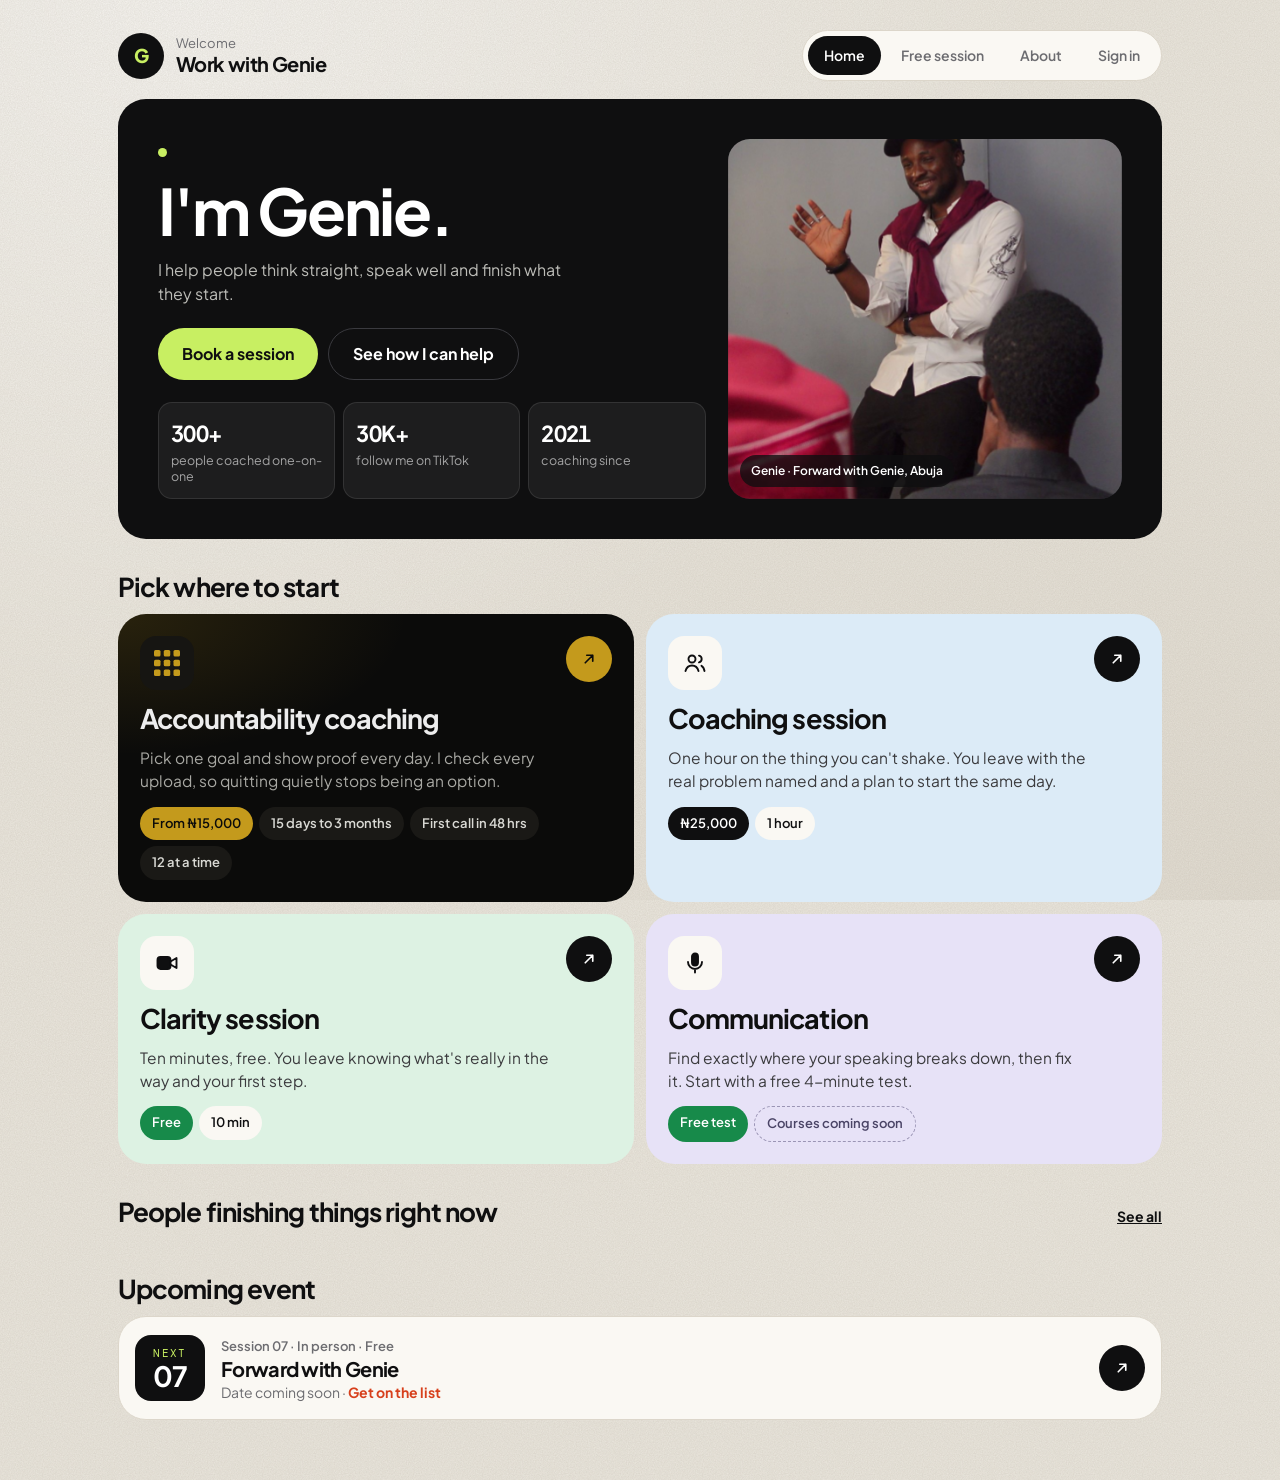
<file: index.html>
<!DOCTYPE html>
<html lang="en">
<head>
<meta charset="UTF-8">
<meta name="viewport" content="width=device-width, initial-scale=1.0, viewport-fit=cover">
<title>Work with Genie</title>
<meta name="description" content="Coaching and accountability with Genie. Book a session or start a 15-day challenge.">
<meta name="theme-color" content="#EAE6DD">
<meta property="og:title" content="Work with Genie">
<meta property="og:description" content="Coaching and accountability with Genie. Book a session or start a 15-day challenge.">
<link rel="icon" type="image/svg+xml" href="data:image/svg+xml,%3Csvg xmlns='http://www.w3.org/2000/svg' width='32' height='32' viewBox='0 0 32 32'%3E%3Crect width='32' height='32' rx='16' fill='%230F0F10'/%3E%3Ctext x='16' y='22' text-anchor='middle' font-size='17' font-weight='800' fill='%23C8EF62' font-family='system-ui'%3EG%3C/text%3E%3C/svg%3E">
<script>
/* Witness links and returning challengers skip this page and go straight to the app.
   Add ?home to see this page anyway. */
(function(){
  try{
    var q=location.search, h=location.hash;
    if(/[?&]witness=/.test(q)||/witness[\/=]/.test(h)){ location.replace("/app"+q+h); return; }
    if(/[?&](home|cancel)\b/.test(q)) return;
    var s=JSON.parse(localStorage.getItem("oiwg_state")||"null");
    if(s&&s.user&&(s.user.supabaseId||s.user.email)) location.replace("/app");
  }catch(e){}
})();
</script>
<link rel="preconnect" href="https://fonts.googleapis.com">
<link rel="preconnect" href="https://fonts.gstatic.com" crossorigin>
<link rel="stylesheet" href="https://fonts.googleapis.com/css2?family=Plus+Jakarta+Sans:wght@400;500;600;700;800&family=DM+Mono:wght@400;500&display=swap">
<script src="https://js.paystack.co/v2/inline.js" defer></script>
<style>
@font-face{font-family:"Kalam";src:url("/fonts/kalam-latin-300-normal.woff2") format("woff2");font-weight:300;font-display:swap}
@font-face{font-family:"Kalam";src:url("/fonts/kalam-latin-400-normal.woff2") format("woff2");font-weight:400;font-display:swap}
:root{
  --bg:#EAE6DD;--surface:#FAF8F3;--ink:#0F0F10;--ink-2:#26262A;--muted:#6C6C70;--line:#DCD6CA;
  --lime:#C8EF62;--lime-ink:#2E3A06;--mint:#DDF2E3;--peach:#FCE3D6;--lilac:#E7E2F7;--sky:#DCEBF7;--sand:#F3EBD9;
  --danger:#B3261E;
  --display:"Plus Jakarta Sans",ui-sans-serif,system-ui,-apple-system,"Segoe UI",Roboto,sans-serif;
  --body:"Plus Jakarta Sans",ui-sans-serif,system-ui,-apple-system,"Segoe UI",Roboto,sans-serif;
  --hand:"Kalam","Comic Neue","Segoe Print",cursive;
  --mono:"DM Mono",ui-monospace,SFMono-Regular,Menlo,monospace;
  --r-lg:28px;--r-md:20px;--r-sm:14px;
  color-scheme:light;
}
*{box-sizing:border-box}
html,body{margin:0;background-color:var(--bg);color:var(--ink)}
body{background-image:url("data:image/svg+xml,%3Csvg xmlns='http://www.w3.org/2000/svg' width='220' height='220'%3E%3Cfilter id='n'%3E%3CfeTurbulence type='fractalNoise' baseFrequency='.85' numOctaves='3' stitchTiles='stitch'/%3E%3CfeColorMatrix values='0 0 0 0 .32  0 0 0 0 .28  0 0 0 0 .22  0 0 0 .55 0'/%3E%3C/filter%3E%3Crect width='100%25' height='100%25' filter='url(%23n)' opacity='.38'/%3E%3C/svg%3E"),radial-gradient(ellipse at 15% 0%,rgba(255,255,255,.55),transparent 55%),radial-gradient(ellipse at 100% 100%,rgba(120,100,70,.08),transparent 60%);background-attachment:scroll,fixed,fixed}
body{font-family:var(--body);font-size:16px;line-height:1.5;-webkit-font-smoothing:antialiased;overflow-x:hidden}
a{color:inherit;text-decoration:none}
button{font:inherit;color:inherit;cursor:pointer;border:0;background:none}
button:disabled{cursor:not-allowed}
:focus-visible{outline:3px solid var(--ink);outline-offset:3px;border-radius:12px}
h1,h2,h3{font-family:var(--display);margin:0;letter-spacing:-0.035em;text-wrap:balance;line-height:1.04}
p{margin:0}
.wrap{max-width:1080px;margin:0 auto;padding-inline:18px;padding-block:calc(16px + env(safe-area-inset-top,0px)) 130px}

.top{display:flex;align-items:center;justify-content:space-between;gap:12px;padding-block:4px 18px}
.brand{display:flex;align-items:center;gap:12px}
.mark{width:46px;height:46px;border-radius:50%;background:var(--ink);color:var(--lime);display:grid;place-items:center;font-weight:800;font-size:19px;flex:none}
.brand small{display:block;color:var(--muted);font-size:13px;line-height:1.2}
.brand strong{display:block;font-family:var(--display);font-size:20px;letter-spacing:-0.03em;line-height:1.15}
.topnav{display:none;gap:4px;background:var(--surface);padding:5px;border-radius:999px;border:1px solid var(--line)}
.topnav a{padding:9px 16px;border-radius:999px;font-weight:600;font-size:14px;color:var(--muted)}
.topnav a.on{background:var(--ink);color:#fff}
.signin-sm{font-size:14px;font-weight:700;padding:10px 14px;border-radius:999px;background:var(--surface);border:1px solid var(--line)}

.hero{background:var(--ink);color:#fff;border-radius:var(--r-lg);padding:26px;display:grid;gap:22px;overflow:hidden}
.live{display:inline-flex;align-items:center;gap:8px;font-weight:600;font-size:14px;color:#E9E9E4}
.dot{width:9px;height:9px;border-radius:50%;background:var(--lime);animation:pulse 2.2s infinite}
@keyframes pulse{0%{box-shadow:0 0 0 0 rgba(200,239,98,.55)}70%{box-shadow:0 0 0 9px rgba(200,239,98,0)}100%{box-shadow:0 0 0 0 rgba(200,239,98,0)}}
.hero h1{font-size:clamp(38px,10vw,64px);margin-top:14px}
.hero .lede{color:#BDBDB8;margin-top:14px;max-width:36ch}
.ctas{display:flex;flex-wrap:wrap;gap:10px;margin-top:22px}
.btn{display:inline-flex;align-items:center;justify-content:center;gap:8px;min-height:52px;padding:0 24px;border-radius:999px;font-weight:700;font-size:16px;white-space:nowrap;transition:transform .15s ease,opacity .15s}
.btn:active{transform:scale(.97)}
.btn[aria-disabled="true"],.btn:disabled{opacity:.4;pointer-events:none}
.btn-lime{background:var(--lime);color:var(--ink)}
.btn-ghost{color:#fff;border:1.5px solid #3A3A3F}
.btn-ink{background:var(--ink);color:#fff}
.btn-line{background:var(--surface);color:var(--ink);border:1.5px solid var(--line)}
.btn-block{width:100%}
.photo{border-radius:22px;background:var(--ink-2);min-height:220px;display:grid;place-items:center;position:relative;overflow:hidden}
.photo img{position:absolute;inset:0;width:100%;height:100%;object-fit:cover}
.photo .mono{font-family:var(--display);font-weight:800;font-size:120px;letter-spacing:-0.06em;color:var(--lime);line-height:1}
.photo.empty{display:none}
@media (min-width:760px){.photo.empty{display:grid}}
.photo .tag{position:absolute;left:12px;bottom:12px;background:rgba(15,15,16,.78);color:#fff;font-size:12px;font-weight:600;padding:7px 11px;border-radius:999px}

.proof{display:grid;grid-template-columns:repeat(3,1fr);gap:8px;margin-top:12px}
.proof div{background:var(--surface);border-radius:var(--r-sm);padding:14px 12px;border:1px solid var(--line)}
.proof b{display:block;font-family:var(--display);font-size:22px;letter-spacing:-0.03em;font-variant-numeric:tabular-nums}
.proof span{font-size:12.5px;color:var(--muted);line-height:1.3;display:block;margin-top:2px}
.hero .proof{margin-top:22px}
.hero .proof div{background:rgba(255,255,255,.06);border-color:rgba(255,255,255,.1)}
.hero .proof b{color:#fff}
.hero .proof span{color:rgba(255,255,255,.6)}

.sec-head{display:flex;align-items:baseline;justify-content:space-between;gap:12px;margin:34px 0 14px}
.hero .live{margin-bottom:2px}
.goals{display:grid;grid-template-columns:1fr;gap:10px}
.goal{display:flex;gap:12px;align-items:flex-start;padding:14px;border-radius:var(--r-md,18px);background:var(--surface);border:1px solid var(--line);transition:transform .2s ease}
.goal:hover{transform:translateY(-2px)}
.g-av{width:42px;height:42px;border-radius:50%;flex:none;display:grid;place-items:center;color:#fff;font-weight:800;overflow:hidden}
.g-av img{width:100%;height:100%;object-fit:cover}
.g-t{min-width:0;display:grid;gap:2px}.g-t b{font-size:15px}.g-t>span{font-size:14.5px;line-height:1.35;color:#2A2A2E}.g-t em{font-style:normal;font-weight:800;color:#D7401C;text-transform:uppercase;font-size:12px;letter-spacing:.04em;margin-right:2px}
.g-t small{font-size:12.5px;color:var(--muted);font-weight:600}.g-t small.on{color:#178A4A}
.g-tick{display:inline-block;width:14px;height:14px;vertical-align:-2px;background:url("data:image/svg+xml,%3Csvg xmlns='http://www.w3.org/2000/svg' viewBox='0 0 24 24'%3E%3Ccircle cx='12' cy='12' r='11' fill='%230095F6'/%3E%3Cpath d='M7.6 12.4l3 2.9 5.8-6' fill='none' stroke='%23fff' stroke-width='2.4' stroke-linecap='round' stroke-linejoin='round'/%3E%3C/svg%3E") center/contain no-repeat}
.quotes{display:grid;gap:12px}
.quote{margin:0;padding:20px;border-radius:var(--r-lg);background:var(--surface);border:1px solid var(--line)}
.quote blockquote{margin:0;font-size:17px;line-height:1.5;font-weight:500}.quote figcaption{margin-top:12px;font-size:13.5px;color:var(--muted)}.quote figcaption b{color:var(--ink)}
.who-card{display:flex;gap:16px;align-items:center}
.who-card img{width:84px;height:84px;border-radius:20px;object-fit:cover;flex:none}
.who-card b{display:block;font-size:19px;margin-top:2px}.who-card p{font-size:14.5px;color:var(--muted);margin-top:4px;line-height:1.45}
.next-steps{margin:0;padding:0;list-style:none;display:grid;gap:14px;counter-reset:ns}
.next-steps li{counter-increment:ns;display:grid;grid-template-columns:30px 1fr;column-gap:12px}
.next-steps li::before{content:counter(ns);grid-row:span 2;width:30px;height:30px;border-radius:50%;background:var(--ink);color:var(--lime);display:grid;place-items:center;font-weight:800;font-size:14px}
.next-steps b{font-size:15.5px}.next-steps span{font-size:14px;color:var(--muted)}
.sec-head h2{font-size:26px}

.grid{display:grid;grid-template-columns:1fr;gap:12px}
.card{border-radius:var(--r-lg);padding:22px;display:flex;flex-direction:column;gap:14px;transition:transform .2s ease}
.card:hover{transform:translateY(-2px)}
.card .row{display:flex;justify-content:space-between;align-items:flex-start;gap:12px}
.ico{width:54px;height:54px;border-radius:16px;background:var(--surface);display:grid;place-items:center;flex:none}
.ico svg{width:24px;height:24px}
.arrow{width:46px;height:46px;border-radius:50%;background:var(--ink);color:#fff;display:grid;place-items:center;flex:none}
.arrow svg{width:18px;height:18px}
.card h3{font-size:27px}
.card p{color:#3B3B3E;font-size:15.5px;max-width:38ch}
.chips{display:flex;flex-wrap:wrap;gap:6px}
.chip{font-size:13px;font-weight:600;padding:7px 12px;border-radius:999px;background:var(--surface)}
.card.closed{filter:grayscale(1);opacity:.6}.card.closed .arrow{opacity:.4}
.closed-hero{display:flex;flex-direction:column}.closed-hero h1{margin-top:10px}
.proof-line{margin-top:14px!important;font-size:14px;font-weight:600;color:var(--muted)}.proof-line b{color:var(--ink);font-size:18px;font-weight:800;margin-right:4px}
.chip.dark{background:var(--ink);color:#fff}
.chip.free{background:#178A4A;color:#fff}
.card:not(.t-onit) .ico svg rect{fill:currentColor}
.free-tag{display:inline-flex;align-self:flex-start;align-items:center;gap:6px;font-family:var(--mono);font-size:12px;font-weight:500;letter-spacing:.14em;color:#fff;background:#178A4A;padding:6px 11px;border-radius:999px}
.free-tag::before{content:"";width:6px;height:6px;border-radius:50%;background:var(--lime)}
.chip.soon{background:transparent;border:1.5px dashed #9B95B5;color:#4A4466}
.t-onit{background:#0B0B0A;color:#EDEDED;background-image:radial-gradient(80% 70% at 0% 0%,rgba(196,154,28,.16),transparent 70%)}
.t-onit .ico{background:#161512}.t-onit .ico svg{width:26px;height:26px;fill:#C49A1C}
.t-onit h3{color:#EDEDED}.t-onit p{color:#A9A9A4}.t-onit .arrow{background:#C49A1C;color:#0B0B0A}
.t-onit .chip{background:#1A1916;color:#D9D9D4}.t-onit .chip.dark{background:#C49A1C;color:#0B0B0A}
.card.has-ribbon{position:relative;overflow:hidden}
.card.has-ribbon .chips{padding-right:110px}
.ribbon{position:absolute;right:-62px;bottom:46px;width:270px;transform:rotate(-38deg);background:#E5432F;color:#fff;text-align:center;font-family:var(--mono);font-size:11px;font-weight:600;letter-spacing:.16em;padding:8px 0;box-shadow:0 6px 18px -6px rgba(229,67,47,.55);pointer-events:none;z-index:1}
.app-tag{display:inline-flex;align-self:flex-start;align-items:center;gap:7px;font-family:var(--mono);font-size:11.5px;letter-spacing:.14em;color:#C49A1C;border:1px solid rgba(196,154,28,.4);padding:5px 10px;border-radius:999px}
#leave{position:fixed;inset:0;z-index:200;background:#060606;opacity:0;pointer-events:none;transition:opacity .28s ease}
#leave.on{opacity:1;pointer-events:auto}
.t-mint{background:var(--mint)}.t-peach{background:var(--peach)}.t-lilac{background:var(--lilac)}.t-sky{background:var(--sky)}.t-sand{background:var(--sand)}

.event{background:var(--surface);border:1px solid var(--line);border-radius:var(--r-lg);padding:16px;display:flex;align-items:center;gap:16px}
.date{width:70px;flex:none;border-radius:16px;background:var(--ink);color:#fff;text-align:center;padding:10px 0}
.date small{display:block;font-family:var(--mono);font-size:11px;letter-spacing:.12em;color:var(--lime)}
.date b{display:block;font-family:var(--display);font-size:28px;line-height:1.05;letter-spacing:-0.03em}
.event .meta{min-width:0;flex:1}
.event .meta small{color:var(--muted);font-size:13px;font-weight:600}
.event .meta h3{font-size:20px;margin-top:2px}
.event .meta p{color:var(--muted);font-size:14px;margin-top:2px}

.back{display:inline-flex;align-items:center;gap:6px;font-weight:600;font-size:14px;color:var(--muted);padding:8px 0;margin-bottom:6px}
.detail-hero{border-radius:var(--r-lg);padding:26px 22px}
.eyebrow{font-family:var(--mono);font-size:12px;letter-spacing:.12em;text-transform:uppercase;color:#4D4D50}
.detail-hero h1{font-size:clamp(30px,7vw,46px);margin-top:10px}
.detail>*,.grid>*,.panel{min-width:0}
.detail-hero p{max-width:46ch}
.detail-hero p{margin-top:12px;font-size:17px;color:#2F2F33;max-width:42ch}
.panel{background:var(--surface);border-radius:var(--r-lg);padding:22px;border:1px solid var(--line);margin-top:12px}
.panel h3{font-size:20px;margin-bottom:12px}
.list{display:grid;gap:12px;margin:0;padding:0;list-style:none}
.list li{display:flex;gap:12px;align-items:flex-start;font-size:15.5px}
.list .n{width:28px;height:28px;border-radius:50%;background:var(--bg);display:grid;place-items:center;font-family:var(--mono);font-size:12px;flex:none;margin-top:-2px}
.tick{width:22px;height:22px;flex:none}
.kv{display:grid;grid-template-columns:auto 1fr;gap:10px 18px;font-size:15px;margin:0}
.kv dt{color:var(--muted)}
.kv dd{margin:0;font-weight:600;text-align:right;min-width:0;overflow-wrap:anywhere}
.note{font-size:13.5px;color:var(--muted);margin-top:10px;text-align:center}

/* Picker */
.steps{display:flex;gap:6px;margin-bottom:14px}
.steps span{flex:1;height:4px;border-radius:4px;background:var(--line)}
.steps span.on{background:var(--ink)}
.cal{border:1.5px solid var(--line);border-radius:20px;padding:14px}
.cal-head{display:flex;align-items:center;justify-content:space-between;margin-bottom:10px}
.cal-head b{font-family:var(--display);font-size:17px;letter-spacing:-0.02em}
.cal-nav{display:flex;gap:6px}
.cal-nav button{width:36px;height:36px;border-radius:50%;border:1.5px solid var(--line);display:grid;place-items:center;background:var(--surface)}
.cal-nav button:disabled{opacity:.3}
.cal-grid{display:grid;grid-template-columns:repeat(7,1fr);gap:4px;text-align:center}
.cal-grid .dow{font-size:11.5px;font-weight:700;color:var(--muted);padding:4px 0 6px;letter-spacing:.04em}
.cd{aspect-ratio:1;max-width:100%;border-radius:12px;display:flex;flex-direction:column;align-items:center;justify-content:center;font-weight:600;font-size:15px;font-variant-numeric:tabular-nums;position:relative;line-height:1}
.cd.off{color:#C2C2BD}
.cd.closed{color:#A8A8A4;text-decoration:line-through}
.cd.open{background:var(--bg);color:var(--ink)}
.cd.open:hover{outline:1.5px solid var(--ink)}
.cd.open::after{content:"";width:5px;height:5px;border-radius:50%;background:#5E8A0B;position:absolute;bottom:6px}
.cd.today{box-shadow:inset 0 0 0 1.5px var(--ink)}
.cd[aria-pressed="true"]{background:var(--ink);color:#fff}
.cd[aria-pressed="true"]::after{background:var(--lime)}
.cal-note{font-size:13px;color:var(--muted);margin-top:10px}
.slot-head{display:flex;justify-content:space-between;align-items:baseline;gap:10px;margin-top:18px}
.slot-head b{font-size:15.5px}
.slot-head span{font-size:13px;color:var(--muted)}
.callout{display:flex;gap:12px;align-items:flex-start;padding:14px;border-radius:16px;background:var(--mint);font-size:14.5px;margin-bottom:16px}
.callout svg{width:22px;height:22px;flex:none;margin-top:1px}
.callout b{display:block}
.used{padding:16px;border-radius:16px;background:var(--bg);margin:4px 0 14px;font-size:14.5px;line-height:1.5}
.used b{display:block;font-size:15.5px;margin-bottom:4px}
.used .field{margin:12px 0 10px}
.used .btn{margin-top:10px}
.used .alt{display:block;margin-top:12px;font-size:13.5px;color:var(--muted)}
.used .alt a{text-decoration:underline;color:inherit}
.gt-prog{height:6px;border-radius:99px;background:var(--bg);overflow:hidden;margin-bottom:18px}
.gt-prog i{display:block;height:100%;background:var(--ink);border-radius:99px;transition:width .35s ease}
.gt-top{display:flex;justify-content:space-between;align-items:center;margin-bottom:10px;font-family:var(--mono);font-size:12px;letter-spacing:.1em;color:var(--muted);text-transform:uppercase}
.gt-top button{background:none;border:0;font:inherit;color:inherit;cursor:pointer;padding:6px 0;text-transform:uppercase;letter-spacing:.1em}
.gt-q{font-family:var(--display);font-size:24px;letter-spacing:-0.03em;line-height:1.15;margin:0 0 6px}
.gt-sub{color:var(--muted);font-size:14.5px;margin:0 0 16px}
.gt-opts{display:grid;gap:8px}
.gt-opt{display:flex;align-items:center;gap:12px;width:100%;text-align:left;padding:15px 16px;border-radius:16px;border:1.5px solid var(--line);background:#fff;font:inherit;font-size:15.5px;font-weight:600;color:var(--ink);cursor:pointer;transition:border-color .15s,background .15s}
.gt-opt:hover{border-color:var(--ink)}
.gt-opt[aria-pressed="true"]{background:var(--ink);color:#fff;border-color:var(--ink)}
.gt-opt .k{width:26px;height:26px;border-radius:50%;background:var(--bg);display:grid;place-items:center;font-family:var(--mono);font-size:12px;flex:none;color:var(--ink)}
.gt-opt[aria-pressed="true"] .k{background:var(--lime)}
.gt-anim{animation:gtIn .28s ease both}
@keyframes gtIn{from{opacity:0;transform:translateY(8px)}to{opacity:1;transform:none}}
.gt-type{font-family:var(--display);font-size:clamp(38px,10vw,56px);letter-spacing:-0.045em;line-height:1;margin:10px 0 0}
.gt-line{font-size:18px;margin-top:12px;color:#2F2F33;max-width:34ch}
.gt-second{display:inline-block;margin-top:12px;font-size:13px;font-weight:600;padding:6px 11px;border-radius:999px;background:rgba(255,255,255,.6)}
.gt-bars{display:grid;gap:9px;margin-top:4px}
.gt-bar{display:grid;grid-template-columns:minmax(0,1fr) 92px;gap:10px;align-items:center;font-size:14px}
.gt-bar .t{height:10px;border-radius:99px;background:var(--bg);overflow:hidden}
.gt-bar .t i{display:block;height:100%;border-radius:99px;background:var(--ink)}
.gt-bar .t i.hot{background:#E5432F}
.gt-key{font-size:12.5px;color:var(--muted);margin-top:10px}
.gt-drill{padding:16px;border-radius:16px;background:var(--lime);color:var(--ink);margin-top:14px}
.gt-drill b{display:block;font-family:var(--mono);font-size:12px;letter-spacing:.12em;text-transform:uppercase;margin-bottom:6px}
.gt-share{display:grid;grid-template-columns:1fr 1fr;gap:8px;margin-top:4px}
.gt-note{width:100%;min-height:118px;border-radius:14px;border:1.5px solid var(--line);padding:12px 14px;font:inherit;font-size:15px;background:#fff;resize:vertical;box-sizing:border-box}
.gt-art{border-radius:20px;overflow:hidden;margin:0 0 16px;line-height:0}
.gt-art svg{display:block;width:100%;height:auto;max-height:210px}
.gt-part{font-family:var(--mono);font-size:11px;letter-spacing:.12em;text-transform:uppercase;padding:5px 9px;border-radius:999px;background:var(--bg);color:var(--ink)}
.gt-opt .k.face{background:none;width:30px;height:30px}
.gt-opt .k.face svg{width:30px;height:30px}
.gt-opt[aria-pressed="true"] .k.face{background:none;color:var(--lime)}
.gt-what{grid-template-columns:1fr 1fr}
.gt-what .gt-opt{font-size:14px;padding:13px 12px;line-height:1.3}
.gt-hero-art{margin:-8px -8px 6px;line-height:0}
.gt-hero-art svg{display:block;width:100%;height:auto;max-height:190px}
/* result reveal */
.gt-spin{display:grid;justify-items:center;text-align:center;padding:18px 0 8px}
.gt-wheel-wrap{position:relative;width:220px;height:220px;margin:4px 0 18px}
.gt-wheel{width:100%;height:100%;border-radius:50%;border:6px solid var(--ink);box-sizing:border-box;transition:transform 2.3s cubic-bezier(.15,.75,.15,1);box-shadow:0 18px 40px -18px rgba(15,15,16,.45)}
.gt-wheel::after{content:"";position:absolute;inset:50%;width:44px;height:44px;margin:-22px;border-radius:50%;background:var(--ink)}
.gt-wheel-wrap .g{position:absolute;left:50%;top:50%;width:44px;height:44px;margin:-22px;border-radius:50%;display:grid;place-items:center;color:var(--lime);font-family:var(--display);font-weight:800;font-size:20px;z-index:2}
.gt-pin{position:absolute;left:50%;top:-12px;margin-left:-13px;width:0;height:0;border-left:13px solid transparent;border-right:13px solid transparent;border-top:24px solid #E5432F;z-index:3;filter:drop-shadow(0 2px 2px rgba(0,0,0,.25))}
.gt-spin-name{font-family:var(--display);font-size:26px;letter-spacing:-0.03em;min-height:34px}
.gt-spin-sub{color:var(--muted);font-size:14px;margin-top:4px}
.gt-land{animation:gtLand .5s cubic-bezier(.2,1.6,.4,1)}
@keyframes gtLand{0%{transform:scale(.6);opacity:.3}100%{transform:none;opacity:1}}
.gt-play .gt-hero-art svg>g,.gt-play .gt-hero-art svg>rect,.gt-play .gt-hero-art svg>circle,.gt-play .gt-hero-art svg>path,.gt-play .gt-hero-art svg>text{transform-box:fill-box;transform-origin:50% 100%;animation:gtPop .55s cubic-bezier(.2,1.5,.4,1) backwards}
.gt-play .gt-hero-art svg>*:nth-child(2){animation-delay:.12s}.gt-play .gt-hero-art svg>*:nth-child(3){animation-delay:.3s}.gt-play .gt-hero-art svg>*:nth-child(4){animation-delay:.42s}.gt-play .gt-hero-art svg>*:nth-child(n+5){animation-delay:.52s}
@keyframes gtPop{from{scale:.4;opacity:0}to{scale:1;opacity:1}}
.gt-hero-art svg>g:not(:first-child){animation:gtFloat 3.2s ease-in-out infinite}
.gt-play .gt-hero-art svg>g:not(:first-child){animation:gtPop .55s cubic-bezier(.2,1.5,.4,1) .35s backwards,gtFloat 3.2s ease-in-out 1s infinite}
@keyframes gtFloat{0%,100%{translate:0 0}50%{translate:0 -4px}}
.gt-play .gt-rise{animation:gtIn .5s ease backwards;animation-delay:var(--dl,0s)}
.gt-play .gt-type{animation:gtType .6s cubic-bezier(.2,1.2,.3,1) .25s backwards}
@keyframes gtType{from{opacity:0;transform:translateY(18px) scale(.96)}to{opacity:1;transform:none}}
.gt-play .gt-bar .t i{animation:gtGrow .8s cubic-bezier(.2,.8,.2,1) backwards;transform-origin:left}
@keyframes gtGrow{from{transform:scaleX(0)}to{transform:scaleX(1)}}
.gt-from{display:inline-block;font-family:var(--mono);font-size:11px;letter-spacing:.12em;text-transform:uppercase;padding:5px 9px;border-radius:999px;background:var(--lilac);margin-bottom:8px}
.dstrip{display:flex;gap:8px;overflow-x:auto;padding:2px 2px 10px;margin:0 -2px 6px;scroll-snap-type:x proximity;-webkit-overflow-scrolling:touch;scrollbar-width:none}
.dstrip::-webkit-scrollbar{display:none}
.dchip{flex:none;width:62px;height:auto;padding:9px 0 8px;border-radius:16px;display:grid;justify-items:center;gap:1px;scroll-snap-align:start;position:relative}
.dchip small{font-size:11.5px;font-weight:600;color:var(--muted)}
.dchip b{font-family:var(--display);font-size:21px;letter-spacing:-0.03em;line-height:1.1}
.dchip em{font-style:normal;font-size:11px;color:var(--muted)}
.dchip[aria-pressed="true"] small,.dchip[aria-pressed="true"] em{color:rgba(255,255,255,.7)}
.dstrip .dchip{aspect-ratio:auto}
.dstrip .dchip::after{display:none}
.dstrip .dchip.has::after{display:block;content:"";position:absolute;top:7px;right:8px;bottom:auto;left:auto;transform:none;width:7px;height:7px;border-radius:50%;background:var(--lime);box-shadow:0 0 0 2px var(--surface)}
.dchip-sk{flex:none;width:62px;height:66px;border-radius:16px}
.paym{display:grid;gap:8px;margin:0 0 16px}
.paym-o{display:flex;gap:12px;align-items:flex-start;padding:13px 14px;border-radius:14px;border:1.5px solid var(--line);background:#fff;cursor:pointer}
.paym-o input{margin:3px 0 0;accent-color:var(--ink);width:18px;height:18px;flex:none}
.paym-o b{display:block;font-size:15px}
.paym-o em{display:block;font-style:normal;font-size:13px;color:var(--muted)}
.paym-o:has(input:checked){border-color:var(--ink)}
.pay-trust{display:flex;align-items:center;justify-content:center;gap:6px}
.for-line{display:block;margin-top:6px;font-size:13px;color:var(--muted)}
.chip.next{background:#fff;color:var(--ink)}
.chip.next::before{content:"";display:inline-block;width:6px;height:6px;border-radius:50%;background:#178A4A;margin-right:6px;vertical-align:1px}
.tx{padding-top:2px}
.txc{position:relative;border-radius:24px;padding:20px 20px 16px;color:#F4F2EC;background:#0F0F10;background-image:radial-gradient(120% 90% at 100% 0%,rgba(200,239,98,.16),transparent 55%),radial-gradient(90% 70% at 0% 100%,rgba(141,184,224,.10),transparent 60%);box-shadow:0 24px 50px -28px rgba(15,15,16,.6);overflow:hidden}
.txc-top{display:flex;justify-content:space-between;align-items:center;font-family:var(--mono);font-size:11.5px;letter-spacing:.14em;text-transform:uppercase;color:rgba(244,242,236,.6)}
.txc-clock{display:inline-flex;align-items:center;gap:7px;padding:5px 10px;border-radius:999px;background:rgba(255,255,255,.08);letter-spacing:.04em}
.txc-clock i{width:7px;height:7px;border-radius:50%;background:var(--lime);animation:pulse 2s infinite}
.txc-clock b{font-weight:500;color:#fff;font-variant-numeric:tabular-nums}
.txc-amt{font-family:var(--display);font-weight:800;font-size:44px;letter-spacing:-0.04em;line-height:1;margin-top:18px}
.txc-what{font-size:14px;color:rgba(244,242,236,.6);margin-top:6px}
.txc-cut{height:1px;margin:18px -20px 14px;background-image:linear-gradient(90deg,rgba(255,255,255,.22) 50%,transparent 0);background-size:10px 1px}
.txc-acct{width:100%;display:flex;align-items:center;justify-content:space-between;gap:8px;padding:12px 10px 12px 14px;border:0;border-radius:16px;background:rgba(255,255,255,.07);color:inherit;font:inherit;text-align:left;cursor:pointer;transition:background .2s}
.txc-acct:hover{background:rgba(255,255,255,.11)}
.txc-acct small{display:block;font-size:11.5px;color:rgba(244,242,236,.55)}
.txc-acct b{display:block;font-family:var(--mono);font-weight:500;font-size:clamp(20px,6vw,25px);letter-spacing:.03em;margin-top:2px;white-space:nowrap}
.txc-acct>span{min-width:0}
.txc-acct em{font-style:normal;display:grid;place-items:center;width:42px;height:42px;border-radius:50%;background:var(--lime);color:var(--ink);flex:none;transition:transform .2s}
.txc-acct.ok em{transform:scale(1.06)}
.txc-row{padding:4px 14px 14px}.txc-row+.txc-acct{margin-top:0}.txc-acct+.txc-row{padding-top:14px;padding-bottom:2px}
.txc-row small{display:block;font-size:11.5px;color:rgba(244,242,236,.55)}
.txc-row b{display:block;font-size:20px;font-weight:700;color:#fff;margin-top:2px;letter-spacing:-.01em;overflow-wrap:anywhere}
.txc-row span{display:block;font-size:12.5px;color:var(--lime);margin-top:3px}.txc-row q{quotes:"\201C" "\201D";font-weight:700}
.txc-acct+.txc-row span{color:rgba(244,242,236,.55)}
.txw{display:flex;align-items:center;justify-content:center;gap:10px;margin:18px 0 4px;font-weight:600;font-size:15px}
.txw-dot{width:10px;height:10px;border-radius:50%;background:#178A4A;box-shadow:0 0 0 0 rgba(23,138,74,.5);animation:txping 1.6s infinite}
.txw.late{font-weight:500;font-size:14px;color:var(--muted);text-align:left}
@keyframes txping{0%{box-shadow:0 0 0 0 rgba(23,138,74,.45)}70%{box-shadow:0 0 0 10px rgba(23,138,74,0)}100%{box-shadow:0 0 0 0 rgba(23,138,74,0)}}
.txn{text-align:center;font-size:13px;color:var(--muted);margin:2px 0 14px}
.txo{display:block;margin:0 auto;border:0;background:none;font:inherit;font-size:14px;font-weight:600;color:var(--ink);text-decoration:underline;text-underline-offset:3px;cursor:pointer;padding:8px}
.spin.dark{color:var(--ink);flex:none;margin-top:2px}
.steps-list{list-style:none;margin:0;padding:0;display:grid;gap:8px}
.steps-list li{display:grid;grid-template-columns:62px 1fr;gap:12px;align-items:center;padding:12px 14px;border-radius:14px;background:var(--bg)}
.steps-list b{font-family:var(--mono);font-weight:500;font-size:13px;letter-spacing:.04em}
.steps-list span{font-size:15px}
.packs{display:grid;gap:8px;margin-top:10px}
.pack{display:flex;align-items:center;gap:12px;padding:14px 16px;border-radius:16px;border:1.5px solid var(--line);background:#fff;cursor:pointer;transition:border-color .15s}
.pack input{accent-color:var(--ink);width:18px;height:18px;margin:0;flex:none}
.pack-t{flex:1;min-width:0}
.pack-t b{display:block;font-size:16px}
.pack-t em{display:block;font-style:normal;font-size:13px;color:var(--muted)}
.pack-p{font-family:var(--display);font-weight:800;font-size:16px;letter-spacing:-0.02em;white-space:nowrap;text-align:right}
.pack-p s{display:block;font-size:12.5px;font-weight:600;color:var(--muted)}
.pack-p small{display:block;font-family:var(--body);font-size:11.5px;font-weight:700;color:#178A4A;letter-spacing:0;margin-top:1px}
.pack-tag{font-style:normal;display:inline-block;vertical-align:2px;margin-left:8px;padding:2px 8px;border-radius:999px;background:var(--lime);color:var(--ink);font-size:11px;font-weight:700;letter-spacing:0}
.pack:has(input:checked){border-color:var(--ink);box-shadow:0 0 0 1px var(--ink) inset}
.sumc{background:var(--surface);border:1px solid var(--line);border-radius:var(--r-lg);padding:22px}
.sumc-who{display:flex;align-items:center;gap:12px;padding-bottom:16px;border-bottom:1px solid var(--line)}
.sumc-who .mark{width:44px;height:44px;font-size:18px}
.sumc-who small{display:block;font-size:13px;color:var(--muted)}
.sumc-who b{display:block;font-family:var(--display);font-size:22px;letter-spacing:-0.03em;line-height:1.15}
.sumc-meta{list-style:none;margin:14px 0 0;padding:0;display:grid;gap:10px}
.sumc-meta li{display:flex;gap:10px;align-items:flex-start;font-size:15px;color:#3B3B3E}
.sumc-meta svg{width:19px;height:19px;flex:none;margin-top:1px;color:var(--muted)}
.sumc-meta li.on{font-weight:700;color:var(--ink)}
.sumc-meta li.on svg{color:var(--ink)}
.sumc-note{position:relative;margin-top:16px;padding:14px;border-radius:14px;background:var(--bg)}
.sumc-note small{display:block;font-family:var(--mono);font-size:11px;letter-spacing:.12em;text-transform:uppercase;color:var(--muted)}
.sumc-note p{margin:6px 0 0;font-size:14.5px;line-height:1.5}
.sumc-edit{position:absolute;top:10px;right:10px;border:0;background:none;font:inherit;font-size:13px;font-weight:700;text-decoration:underline;cursor:pointer;color:var(--ink)}
.dh-art{margin:-10px -6px 6px;line-height:0;max-width:360px}
.dh-art svg{width:100%;height:auto}
.ev-hero{background:#E8E3DA;color:#0F0F10;border-radius:var(--r-lg);padding:22px;overflow:hidden;container-type:inline-size}
.ev-top{display:flex;justify-content:space-between;gap:10px;font-family:var(--mono);font-size:11.5px;letter-spacing:.14em;text-transform:uppercase;padding-bottom:10px;border-bottom:1.5px solid #0F0F10}
.ev-word{font-family:"Anton",var(--display);font-weight:800;font-size:clamp(48px,27cqw,150px);line-height:.9;letter-spacing:-.01em;margin-top:12px;white-space:nowrap}
.ev-word span{display:flex;align-items:center;gap:12px;font-size:clamp(20px,8.5cqw,46px);color:#D7401C;line-height:1;margin-top:4px}
.ev-word i{flex:1;height:5px;background:#D7401C;border-radius:2px}
.ev-body{display:grid;gap:18px;margin-top:20px}
.ev-photo{width:100%;aspect-ratio:4/3;object-fit:cover;object-position:50% 30%;border-radius:14px}
.ev-h{font-family:"Anton",var(--display);font-weight:800;text-transform:uppercase;font-size:clamp(30px,8vw,44px);line-height:1.02;letter-spacing:0;margin:0}
.ev-h em{font-style:normal;color:#D7401C;display:block}
.ev-p{font-size:16px;line-height:1.55;margin:12px 0 0;color:#2A2A2C}
.ev-fig{position:relative;margin:0;border-radius:14px;overflow:hidden;background:#0F0F10}
.ev-fig::after{content:"";position:absolute;inset:0;background:linear-gradient(to top,rgba(10,10,10,.95) 0%,rgba(10,10,10,.88) 46%,rgba(10,10,10,.5) 58%,rgba(10,10,10,0) 70%);pointer-events:none}
.ev-fig .ev-photo{display:block;aspect-ratio:4/5;object-position:50% 0;border-radius:0}
.ev-say{position:absolute;left:0;right:0;bottom:0;z-index:1;padding:18px 18px 20px;color:#fff;font-weight:700;font-size:clamp(16px,4.7vw,19px);line-height:1.38;letter-spacing:-.005em}
.ev-qm{display:block;font-family:"Anton",Impact,sans-serif;color:#D7401C;font-size:64px;line-height:.55;height:30px;margin-bottom:4px}
.ev-say b{display:flex;align-items:center;gap:8px;margin-top:12px;font-family:var(--mono);font-weight:500;font-size:12px;letter-spacing:.16em;text-transform:uppercase;color:rgba(255,255,255,.72)}
.ev-say b::before{content:"";width:18px;height:2px;background:#D7401C}
.ev-facts{list-style:none;margin:6px 0 16px;padding:0;display:grid;gap:10px}
.ev-facts li{display:flex;gap:12px;align-items:flex-start;padding:12px 14px;border-radius:14px;background:var(--bg)}
.ev-facts svg{width:20px;height:20px;flex:none;margin-top:2px;color:#D7401C}
.ev-facts b{display:block;font-size:15px}
.ev-facts span{font-size:13.5px;color:var(--muted)}
.ev-inv{margin:-2px 0 14px;font-size:14px;color:var(--muted)}.ev-inv b{color:var(--ink)}
.ev-left{margin:-6px 0 12px;font-weight:700;color:#D7401C;font-size:14px}
.ev-cta{color:#D7401C;font-weight:700}
.ev-pass{border-radius:22px;background:#0F0F10;color:#F4F2EC;padding:20px;position:relative;overflow:hidden;box-shadow:0 24px 50px -28px rgba(15,15,16,.6)}
.ev-pass::before{content:"";position:absolute;left:0;top:0;bottom:0;width:8px;background:#D7401C}
.ev-pass-top{display:flex;justify-content:space-between;font-family:var(--mono);font-size:11px;letter-spacing:.14em;text-transform:uppercase;color:rgba(244,242,236,.6)}
.ev-pass-name{font-family:"Anton",var(--display);font-weight:800;text-transform:uppercase;font-size:clamp(30px,8vw,42px);line-height:1;margin:16px 0 14px}
.ev-pass-grid{display:grid;grid-template-columns:repeat(3,1fr);gap:10px}
.ev-pass-grid small,.ev-pass-code small{display:block;font-size:11px;color:rgba(244,242,236,.55);text-transform:uppercase;letter-spacing:.1em}
.ev-pass-grid b{font-size:14.5px}
.ev-pass-cut{height:1px;margin:16px -20px;background-image:linear-gradient(90deg,rgba(255,255,255,.25) 50%,transparent 0);background-size:10px 1px}
.ev-pass-code b{font-family:var(--mono);font-weight:500;font-size:28px;letter-spacing:.08em;color:#fff}
.ev-pass-note{margin:10px 0 0;font-size:13px;color:rgba(244,242,236,.6)}
.ev-actions{display:grid;grid-template-columns:1fr 1fr;gap:8px}
.ev-actions>*{min-width:0;padding-left:10px;padding-right:10px;justify-content:center;font-size:14.5px}
.paid-hint{font-size:13.5px;color:var(--muted);text-align:center;margin-top:12px}
.hold-bn{display:flex;flex-wrap:wrap;align-items:center;justify-content:space-between;gap:12px;padding:14px 16px;border-radius:16px;background:var(--ink);color:#F4F2EC;margin-top:12px}
.hold-bn>div:first-child{min-width:0;flex:1 1 200px}.hold-bn b{display:block;font-size:15px}.hold-bn span{display:block;font-size:13px;color:rgba(244,242,236,.65);margin-top:2px}
.hold-bn-a{display:flex;align-items:center;gap:14px}.hold-bn .btn-ink{background:var(--lime);color:var(--ink);padding:10px 16px;min-height:0;font-size:14px}
.hold-x{font-size:14px;font-weight:600;color:#F4F2EC;text-decoration:underline;text-underline-offset:3px;background:none;border:0;cursor:pointer;padding:0}
#hold-sw .hold-bn{margin:0 0 4px}
.paid-hint a{text-decoration:underline;color:inherit;font-weight:600}
.days{display:flex;gap:8px;overflow-x:auto;padding-bottom:6px;margin-inline:-4px;padding-inline:4px;scrollbar-width:none}
.days::-webkit-scrollbar{display:none}
.day{flex:none;width:64px;padding:10px 0;border-radius:16px;border:1.5px solid var(--line);background:var(--surface);text-align:center;line-height:1.15}
.day small{display:block;font-size:12px;color:var(--muted);font-weight:600}
.day b{display:block;font-family:var(--display);font-size:22px;letter-spacing:-0.03em;font-variant-numeric:tabular-nums}
.day i{display:block;font-style:normal;font-size:11px;color:var(--muted);margin-top:2px}
.day[aria-pressed="true"]{background:var(--ink);color:#fff;border-color:var(--ink)}
.day[aria-pressed="true"] small,.day[aria-pressed="true"] i{color:#BDBDB8}
.day.full{opacity:.45}
.slots{display:grid;grid-template-columns:repeat(3,1fr);gap:8px;margin-top:14px}
.slot{height:52px;border-radius:14px;border:1.5px solid var(--line);background:var(--surface);font-family:var(--mono);font-size:15px;font-variant-numeric:tabular-nums;display:grid;place-items:center}
.slot:not(:disabled):hover{border-color:var(--ink)}
.slot[aria-pressed="true"]{background:var(--ink);color:#fff;border-color:var(--ink);font-weight:500}
.slot:disabled{background:var(--bg);color:#A8A8A4;text-decoration:line-through;border-style:dashed}
.legend{display:flex;gap:14px;font-size:12.5px;color:var(--muted);margin-top:12px}
.legend span{display:inline-flex;align-items:center;gap:6px}
.legend i{width:12px;height:12px;border-radius:4px;border:1.5px solid var(--line);display:inline-block;background:var(--surface)}
.legend i.x{background:var(--bg);border-style:dashed}
.empty{padding:22px;text-align:center;color:var(--muted);font-size:15px;background:var(--bg);border-radius:16px;margin-top:14px}
.skeleton{height:52px;border-radius:14px;background:linear-gradient(90deg,#ECECE8,#F6F6F3,#ECECE8);background-size:200% 100%;animation:sh 1.2s infinite}
@keyframes sh{to{background-position:-200% 0}}
.picked{display:flex;align-items:center;justify-content:space-between;gap:10px;padding:14px 16px;border-radius:16px;background:var(--bg);margin-bottom:16px}
.picked b{display:block;font-size:15.5px}
.picked span{font-size:13.5px;color:var(--muted)}
.picked button{font-weight:700;font-size:14px;text-decoration:underline}

.seg{display:grid;grid-template-columns:repeat(4,1fr);gap:8px}
.seg button{height:58px;border-radius:16px;border:1.5px solid var(--line);background:var(--surface);font-weight:700;font-size:16px;display:flex;flex-direction:column;align-items:center;justify-content:center;line-height:1.1}
.seg button small{font-weight:500;font-size:11.5px;color:var(--muted);margin-top:3px}
.seg button[aria-pressed="true"]{background:var(--ink);color:#fff;border-color:var(--ink)}
.seg button[aria-pressed="true"] small{color:#BDBDB8}
.opts{display:grid;gap:8px}
.board-head{display:flex;justify-content:space-between;align-items:flex-end;gap:12px;margin-bottom:14px}
.streak{text-align:right;line-height:1.1}.streak b{display:block;font-family:var(--display);font-size:30px;letter-spacing:-0.03em}.streak span{font-size:12px;color:var(--muted)}
.board{display:grid;grid-template-columns:repeat(5,minmax(0,1fr));gap:8px}
.tile{aspect-ratio:1;min-width:0;border-radius:14px;border:1.5px solid var(--line);background:var(--bg);display:flex;flex-direction:column;align-items:center;justify-content:center;gap:2px;position:relative}
.tile small{position:absolute;top:6px;left:8px;font-family:var(--mono);font-size:10.5px;color:var(--muted)}
.tile span{font-weight:800;font-size:15px;letter-spacing:-0.06em}
.tile.t-done{background:var(--lime);border-color:var(--lime);color:var(--lime-ink)}
.tile.t-done small{color:var(--lime-ink)}
.tile.t-up{background:var(--surface);border-color:var(--ink)}
.tile.t-today{border:2px dashed var(--ink);background:var(--surface)}
.tile.t-today span{font-size:22px;font-weight:600}
.board-key{display:flex;flex-wrap:wrap;gap:14px;font-size:12.5px;color:var(--muted);margin-top:12px}
.board-key span{display:inline-flex;align-items:center;gap:6px}
.k{width:12px;height:12px;border-radius:4px;display:inline-block;border:1.5px solid var(--line)}
.k.k-up{border-color:var(--ink);background:var(--surface)}.k.k-done{background:var(--lime);border-color:var(--lime)}.k.k-today{border:1.5px dashed var(--ink)}
.board-note{font-size:14.5px;color:#3B3B3E;margin-top:14px}
.opt{display:flex;align-items:center;gap:12px;padding:14px;border-radius:16px;border:1.5px solid var(--line);background:var(--surface);text-align:left;width:100%}
.opt .r{width:20px;height:20px;border-radius:50%;border:2px solid #BEBEB8;flex:none;display:grid;place-items:center}
.opt[aria-pressed="true"]{border-color:var(--ink)}
.opt[aria-pressed="true"] .r{border-color:var(--ink)}
.opt[aria-pressed="true"] .r::after{content:"";width:10px;height:10px;border-radius:50%;background:var(--ink)}
.opt b{display:block;font-size:15.5px}
.opt span span{display:block;font-size:13.5px;color:var(--muted)}
.total{display:flex;justify-content:space-between;align-items:baseline;padding-top:16px;margin-top:16px;border-top:1px solid var(--line)}
.total b{font-family:var(--display);font-size:30px;letter-spacing:-0.03em;font-variant-numeric:tabular-nums}
.bonus{margin-top:12px;background:var(--lime);color:var(--lime-ink);border-radius:14px;padding:12px 14px;font-size:14px;font-weight:600}

.field{display:grid;gap:6px;margin-bottom:14px}
.field label{font-size:14px;font-weight:600}
.field label em{font-style:normal;font-weight:500;color:var(--muted)}
.field input,.field textarea{border-radius:14px;border:1.5px solid var(--line);padding:14px;font:inherit;font-size:16px;background:var(--bg);width:100%;color:var(--ink)}
.field input{height:52px;padding-block:0}
.field textarea{min-height:96px;resize:vertical}
.field input:focus,.field textarea:focus{outline:none;border-color:var(--ink);background:var(--surface)}
.check{display:flex;gap:12px;align-items:flex-start;padding:14px;border-radius:16px;background:var(--bg);font-size:14.5px;margin-bottom:16px;cursor:pointer}
.check input{width:20px;height:20px;margin:1px 0 0;accent-color:var(--ink);flex:none}
.check span em{display:block;font-style:normal;color:var(--muted);font-size:13px}
.err{color:var(--danger);font-size:14px;font-weight:600;margin:-4px 0 12px}

.done{text-align:center;padding:34px 22px}
.done .big{width:76px;height:76px;border-radius:50%;background:var(--lime);display:grid;place-items:center;margin:0 auto 18px}
.done .big svg{width:36px;height:36px}
.done h1{font-size:clamp(30px,8vw,44px)}
.done p{color:#3B3B3E;margin:12px auto 0;max-width:40ch}

.about-photo{border-radius:var(--r-lg);background:var(--ink);min-height:300px;aspect-ratio:4/5;max-width:100%;display:grid;place-items:center;position:relative;overflow:hidden}
.about-photo img{position:absolute;inset:0;width:100%;height:100%;object-fit:cover}
.prose{font-size:17px;line-height:1.65;display:grid;gap:14px;max-width:62ch}
.prose p{color:#2A2A2E}
.about h1.about-name{font-size:clamp(40px,9vw,64px);letter-spacing:-0.02em;line-height:1.08;font-weight:800;margin:10px 0 2px}
.about .about-tag{font-family:var(--hand);font-size:clamp(22px,5vw,28px);font-weight:400;color:#3B3B3E;margin-bottom:22px}
.about .prose.hand{font-family:var(--hand);font-weight:300;font-size:21px;line-height:1.55;gap:12px}
.about .prose.hand p{color:#1F1F22}
.about .hand-list{list-style:none;margin:0;padding:0;display:grid;gap:6px;font-family:var(--hand);font-size:20px;font-weight:300}
.about .hand-list li::before{content:"– ";}

.dock{position:fixed;left:0;right:0;bottom:0;padding:0 14px calc(14px + env(safe-area-inset-bottom,0px));z-index:20;pointer-events:none}
.dock nav{pointer-events:auto;max-width:460px;margin:0 auto;background:var(--ink);border-radius:999px;padding:7px;display:grid;grid-template-columns:repeat(4,1fr);gap:4px;box-shadow:0 14px 34px rgba(15,15,16,.28)}
.dock a{display:flex;flex-direction:column;align-items:center;justify-content:center;gap:3px;height:60px;border-radius:999px;color:#A3A3A0;font-size:12px;font-weight:600}
.dock a svg{width:22px;height:22px}
.dock a.on{background:var(--lime);color:var(--ink)}

.toast{position:fixed;left:50%;bottom:110px;transform:translateX(-50%) translateY(20px);background:var(--ink);color:#fff;padding:12px 18px;border-radius:16px;font-size:14px;font-weight:600;opacity:0;transition:.25s;z-index:30;pointer-events:none;max-width:calc(100% - 32px);text-align:center}
.toast.show{opacity:1;transform:translateX(-50%) translateY(0)}
.spin{width:18px;height:18px;border-radius:50%;border:2.5px solid currentColor;border-right-color:transparent;animation:rot .7s linear infinite}
@keyframes rot{to{transform:rotate(360deg)}}

@keyframes in{from{opacity:.4;transform:translateY(6px)}to{opacity:1;transform:none}}

/* ---------- Motion: quiet, purposeful ---------- */
:root{--ease:cubic-bezier(.2,.7,.2,1)}
@keyframes rise{from{opacity:0;transform:translateY(16px)}to{opacity:1;transform:none}}
@keyframes fadeIn{from{opacity:0}to{opacity:1}}
@keyframes pop{0%{transform:scale(.86)}60%{transform:scale(1.06)}100%{transform:scale(1)}}
@keyframes draw{from{stroke-dashoffset:30}to{stroke-dashoffset:0}}
@keyframes shake{0%,100%{transform:none}25%{transform:translateX(-5px)}75%{transform:translateX(5px)}}
@keyframes bumpK{0%{transform:scale(1)}40%{transform:scale(1.08)}100%{transform:scale(1)}}
.rise{animation:rise .7s var(--ease) both;animation-delay:calc(var(--i,0) * 80ms)}
.view{animation:fadeIn .35s ease both}
.stage-in{animation:rise .45s var(--ease) both}
.card{transition:transform .35s var(--ease),box-shadow .35s var(--ease)}
.card:hover{transform:translateY(-4px);box-shadow:0 22px 40px -24px rgba(60,45,20,.45)}
.card .arrow,.event .arrow{transition:transform .35s var(--ease)}
.card:hover .arrow,.event:hover .arrow{transform:rotate(45deg)}
.event{transition:transform .35s var(--ease),box-shadow .35s var(--ease)}
.event:hover{transform:translateY(-2px);box-shadow:0 18px 34px -24px rgba(60,45,20,.4)}
.btn{transition:transform .2s var(--ease),box-shadow .25s var(--ease),background-color .25s,opacity .2s}
.btn:hover{transform:translateY(-1px)}
.btn-lime:hover{box-shadow:0 10px 24px -10px rgba(150,190,40,.65)}
.btn-ink:hover{box-shadow:0 10px 24px -12px rgba(15,15,16,.55)}
.btn:active{transform:scale(.97)}
.seg button,.slot,.cd.open,.opt,.day{transition:background-color .2s,border-color .2s,color .2s,transform .2s var(--ease)}

.slots.enter{animation:fadein .25s ease both}
@keyframes fadein{from{opacity:0}to{opacity:1}}
.big{animation:pop .5s var(--ease) both}
.draw{stroke-dasharray:30;animation:draw .5s .25s var(--ease) both}
.shake{animation:shake .35s ease}
.bump{display:inline-block;animation:bumpK .35s var(--ease)}
.board .tile{animation:rise .5s var(--ease) both;animation-delay:calc(var(--i,0) * 35ms)}
.steps span{transition:background-color .4s var(--ease)}
.dock a{transition:background-color .25s,color .25s}
.about-photo img{transition:transform 1.2s var(--ease)}
.about-photo:hover img{transform:scale(1.03)}

/* ---------- Mentorship plan ---------- */
.hint{font-size:14px;color:var(--muted);margin-top:10px}
.sub{font-size:14px;color:var(--muted);margin:-6px 0 14px}
.seg button:disabled{opacity:.35}
.plan-sum{display:grid;grid-template-columns:1fr 1fr;gap:8px;margin-top:18px}
.plan-sum div{background:var(--bg);border-radius:14px;padding:12px 14px}
.plan-sum span{display:block;font-size:12.5px;color:var(--muted)}
.plan-sum b{font-size:16px}
.meter{height:8px;border-radius:8px;background:rgba(15,15,16,.1);margin-top:16px;overflow:hidden}
.meter span{display:block;height:100%;background:var(--ink);border-radius:8px;transition:width .8s var(--ease)}
.sess-list{list-style:none;margin:0;padding:0;display:grid;gap:8px}
.sess{display:flex;justify-content:space-between;align-items:center;gap:10px;padding:12px 14px;border-radius:14px;background:var(--bg)}
.sess b{display:block;font-size:15px}.sess span{font-size:13.5px;color:var(--muted)}
.sess.past{opacity:.55}
.mini-label{font-size:12.5px;font-weight:700;letter-spacing:.06em;text-transform:uppercase;color:var(--muted);margin:16px 0 8px}
.slot:has(small){align-content:center;gap:1px}
.slot small{display:block;font-family:var(--body);font-size:10.5px;line-height:1;color:var(--lime-ink)}
.slot.mine-near:disabled{background:var(--bg);color:#B5B5B0;text-decoration:none;border-style:solid;border-color:transparent}
.legend i.y{background:var(--lime);border-color:var(--ink)}
.cd.has::after{background:var(--ink);width:6px;height:6px}
.cd.has[aria-pressed="true"]::after{background:var(--lime)}
.basket{margin-top:18px;padding:16px;border-radius:18px;border:1.5px solid var(--line);background:var(--surface)}
.basket.empty-b{border-style:dashed;background:transparent}
.basket.empty-b p{font-size:14px;color:var(--muted);margin:0}
.basket-head{display:flex;justify-content:space-between;align-items:baseline;gap:10px}
.basket-head b{font-size:15.5px}
.hstep{display:inline-flex;align-items:center;gap:4px;background:var(--bg);border-radius:999px;padding:3px}
.hstep button{width:32px;height:32px;border-radius:50%;border:0;background:#fff;font:inherit;font-size:19px;font-weight:700;line-height:1;cursor:pointer;color:var(--ink)}
.hstep button:disabled{opacity:.35;cursor:default}
.hstep .num{min-width:62px;text-align:center;font-size:14px;color:var(--ink)!important}
.basket-sub{margin:8px 0 0;font-size:13px;color:var(--muted)}.basket-head span{font-size:13.5px;color:var(--muted);font-variant-numeric:tabular-nums}
.basket .meter{margin-top:10px}
.basket .sess.fresh{animation:rise .35s var(--ease) both}
.basket .sess{align-items:flex-start}
.rep{display:inline-flex;align-items:center;gap:4px;margin-top:8px;font-size:12.5px;font-weight:700;color:var(--ink);background:var(--surface);border:1px solid var(--line);border-radius:999px;padding:5px 10px}
.rep:hover{border-color:var(--ink)}
.x-btn{flex:none;width:32px;height:32px;border-radius:50%;display:grid;place-items:center;font-size:20px;line-height:1;color:var(--muted)}
.x-btn:hover{background:rgba(15,15,16,.07);color:var(--ink)}
.picked-multi{align-items:flex-start}
.picked-multi ul{list-style:none;margin:8px 0 6px;padding:0;display:grid;gap:4px;font-size:14px}
.picked-multi li em{font-style:normal;color:var(--muted);font-size:13px}
.done-list{max-width:360px;margin:16px auto 0;text-align:left}
.ab{margin:0 0 16px}
.ab-t{font-size:14px;color:var(--muted);padding:2px 0}.ab-t u{color:var(--ink);font-weight:700}
.ab-f{margin-top:10px;padding:14px;border-radius:14px;background:rgba(0,0,0,.04)}
.ab-f p{font-size:13.5px;color:var(--muted);margin:0 0 10px;line-height:1.45}
.ab-row{display:flex;gap:8px}.ab-row input{flex:1;min-width:0;height:46px;border-radius:12px;border:1px solid rgba(0,0,0,.15);padding:0 12px;font:inherit;font-size:15px;background:#fff}
.ab-row .btn{height:46px;padding:0 16px;white-space:nowrap}
.ab-f .ab-m{margin:10px 0 0;color:var(--ink);font-weight:600}
.chg-btn{font-size:13.5px;font-weight:700;padding:8px 12px;border-radius:999px;border:1.5px solid var(--ink);white-space:nowrap}
.link{font-weight:700;font-size:14px;text-decoration:underline;white-space:nowrap}
.muted-s{font-size:13px;color:var(--muted);white-space:nowrap}
.cal-btns{display:grid;gap:10px;max-width:340px;margin:22px auto 0}
.cal-btns + .cal-btns{margin-top:10px}

@media (prefers-reduced-motion:reduce){*{animation:none!important;transition:none!important}}

.hero.solo h1{max-width:14ch}
@media (max-width:759px){ .hero .photo{order:-1;min-height:280px;margin:-12px -12px 0} .hero .photo img{object-position:50% 25%} }
@media (min-width:980px){ #booker{position:sticky;top:20px;align-self:start} }
@media (min-width:760px){
  .goals{grid-template-columns:1fr 1fr 1fr}
  .quotes{grid-template-columns:repeat(3,1fr)}
  .hero.solo{grid-template-columns:1fr}
  .wrap{padding-block:26px 60px}
  .topnav{display:flex}
  .signin-sm{display:none}
  .dock{display:none}
  .hero{grid-template-columns:1.25fr .9fr;padding:40px;align-items:stretch}
  .photo{min-height:340px}
  .grid{grid-template-columns:1fr 1fr}
  .detail-hero{padding:36px}
  .slots{grid-template-columns:repeat(4,1fr)}
}
/* Side-by-side only when there's real room; tablets get one clean column. */
@media (min-width:980px){
  .ev-hero{padding:32px}

  .detail{display:grid;grid-template-columns:minmax(0,1fr) minmax(0,1.05fr);gap:14px;align-items:start}
  .detail>.panel,.detail>div>.panel:first-child{margin-top:0}
  .detail-hero{padding:40px}
  .detail-hero h1{font-size:clamp(34px,3.6vw,48px)}
  .about{display:grid;grid-template-columns:.9fr 1.1fr;gap:28px;align-items:start}
  .toast{bottom:40px}
}
</style>
<link rel="preconnect" href="https://fonts.googleapis.com"><link rel="preconnect" href="https://fonts.gstatic.com" crossorigin><link href="https://fonts.googleapis.com/css2?family=Anton&display=swap" rel="stylesheet">
</head>
<body>
<div class="wrap">
  <header class="top">
    <a class="brand" href="#home" aria-label="Work with Genie, home">
      <span class="mark">G</span>
      <span><small>Welcome</small><strong>Work with Genie</strong></span>
    </a>
    <nav class="topnav" aria-label="Main">
      <a href="#home" data-nav="home">Home</a>
      <a href="#call" data-nav="call" data-free data-closed-href="#coaching" data-closed-text="Book a session">Free session</a>
      <a href="#about" data-nav="about">About</a>
      <a href="/app?signin">Sign in</a>
    </nav>
    <a class="signin-sm" href="/app?signin">Sign in</a>
  </header>
  <main id="app" aria-live="polite"></main>
</div>

<div class="dock">
  <nav aria-label="Main">
    <a href="#home" data-nav="home"><svg viewBox="0 0 24 24" fill="none" stroke="currentColor" stroke-width="1.9" stroke-linecap="round" stroke-linejoin="round"><path d="M3 10.5 12 3l9 7.5V20a1 1 0 0 1-1 1h-5v-6h-6v6H4a1 1 0 0 1-1-1z"/></svg>Home</a>
    <a href="#call" data-nav="call" data-free data-closed-href="#coaching"><svg viewBox="0 0 24 24" fill="none" stroke="currentColor" stroke-width="1.9" stroke-linecap="round" stroke-linejoin="round"><rect x="3" y="5" width="18" height="16" rx="3"/><path d="M8 3v4M16 3v4M3 10h18"/></svg>Book</a>
    <a href="#services" data-nav="services"><svg viewBox="0 0 24 24" fill="none" stroke="currentColor" stroke-width="1.9" stroke-linecap="round" stroke-linejoin="round"><rect x="3" y="3" width="7.5" height="7.5" rx="2"/><rect x="13.5" y="3" width="7.5" height="7.5" rx="2"/><rect x="3" y="13.5" width="7.5" height="7.5" rx="2"/><rect x="13.5" y="13.5" width="7.5" height="7.5" rx="2"/></svg>Services</a>
    <a href="#about" data-nav="about"><svg viewBox="0 0 24 24" fill="none" stroke="currentColor" stroke-width="1.9" stroke-linecap="round" stroke-linejoin="round"><circle cx="12" cy="8" r="4"/><path d="M4 21c1.5-4 4.5-6 8-6s6.5 2 8 6"/></svg>About</a>
  </nav>
</div>
<div class="toast" id="toast" role="status"></div>

<script src="/js/intake.js?v=20261106"></script>
<script>
/* ===== EDIT THESE ===== */
const CONFIG = {
  api: "https://vbafqulhbskaswkyjjdn.supabase.co/functions/v1/booking-api",
  intlCards: true,
  paystackKey: "pk_live_e68832aeb38271278b021a3bcfbf5aa2e4c579a9",
  hourRate: 25000,
  prices: { 1:25000, 2:50000, 4:90000, 8:170000 },   // must match PACK_PRICE_NAIRA in booking-api
  photo: "/img/forward-session06.jpg",   // homepage photo
  nextEvent: null,                 // filled from Admin > Bookings > Event (see applySite)
  squad: "FWG06",                  // live goals on the homepage: newest active squad, set automatically
  quotes: [],                      // real client words only: { text, name, detail }
  aboutPhoto: "/img/genie-about-bw.jpg",
  meet: "https://meet.google.com/mmt-ahkf-zaz",
  accountabilityUrl: "/app?start",  // goes straight into the sign-up flow
  // Fallback only. The real event comes from Admin > Bookings > Event.
  event: { code:"fwg-06", session:"06", name:"Forward with Genie", mon:"OCT", day:"31", when:"Saturday, 31 October", short:"Sat 31 Oct", time:"11:00am to 12:30pm", place:"Busy Mart, Jabi", address:"Suite TF2, 44 Ebitu Ukiwe, Jabi, Abuja", start:"2026-10-31T11:00:00+01:00", end:"2026-10-31T12:30:00+01:00", maps:"https://maps.google.com/?q=Busy+Mart+44+Ebitu+Ukiwe+Jabi+Abuja", photo:"/img/forward-session06.jpg" }
};
/* ====================== */

/* Events, the homepage squad and the challenge intake are edited in Admin, loaded by js/intake.js.
   The site shows the next session that hasn't ended; if none is set, the last one (as "done"). */
function applySite(){
  const S = window.SITE || {}, list = (S.events||[]).slice().sort((a,b)=>Date.parse(a.starts_at)-Date.parse(b.starts_at));
  if(S.squad) CONFIG.squad = S.squad;
  if(!list.length) return;
  const now = Date.now(), up = list.filter(e=>Date.parse(e.ends_at) > now);
  const pick = up[0] || list[list.length-1], st = new Date(pick.starts_at), en = new Date(pick.ends_at);
  const t = d => d.toLocaleTimeString("en-GB",{ hour:"numeric", minute:"2-digit", hour12:true, timeZone:"Africa/Lagos" }).replace(" ","").toLowerCase();
  const dp = o => st.toLocaleDateString("en-GB", Object.assign({ timeZone:"Africa/Lagos" }, o));
  CONFIG.event = Object.assign({}, CONFIG.event, {
    code: pick.code, session: pick.session, name: pick.title || "Forward with Genie",
    mon: dp({ month:"short" }).toUpperCase(), day: dp({ day:"numeric" }),
    when: dp({ weekday:"long", day:"numeric", month:"long" }).replace(/^(\w+) /,"$1, "), short: dp({ weekday:"short", day:"numeric", month:"short" }).replace(",",""),
    time: `${t(st)} to ${t(en)}`, startTime: t(st),
    place: pick.venue_short || pick.venue || "", address: pick.address || "", maps: pick.maps || "",
    start: pick.starts_at, end: pick.ends_at, open: pick.registration_open !== false, capacity: pick.capacity });
  CONFIG.nextEvent = up[0] ? { session: up[0].session, when: CONFIG.event.short } : null;
}
applySite();
const evNextNum = () => String(+CONFIG.event.session+1).padStart(2,"0");

const $ = s => document.querySelector(s);
const naira = n => "₦" + n.toLocaleString("en-NG");
const price = h => (CONFIG.prices && CONFIG.prices[h]) || h*CONFIG.hourRate;
const esc = s => String(s ?? "").replace(/[&<>"']/g, c => ({ "&":"&amp;","<":"&lt;",">":"&gt;",'"':"&quot;","'":"&#39;" }[c]));
const I = {
  arrow:'<svg viewBox="0 0 24 24" fill="none" stroke="currentColor" stroke-width="2.2" stroke-linecap="round" stroke-linejoin="round"><path d="M7 17 17 7M9 7h8v8"/></svg>',
  video:'<svg viewBox="0 0 24 24" fill="none" stroke="currentColor" stroke-width="1.9" stroke-linecap="round" stroke-linejoin="round"><rect x="2.5" y="6" width="13" height="12" rx="3"/><path d="m15.5 10.5 6-3.5v10l-6-3.5"/></svg>',
  target:'<svg viewBox="0 0 24 24" fill="none" stroke="currentColor" stroke-width="1.9"><circle cx="12" cy="12" r="9"/><circle cx="12" cy="12" r="5"/><circle cx="12" cy="12" r="1.4" fill="currentColor"/></svg>',
  people:'<svg viewBox="0 0 24 24" fill="none" stroke="currentColor" stroke-width="1.9" stroke-linecap="round" stroke-linejoin="round"><circle cx="9" cy="8" r="3.5"/><path d="M2.5 20c.9-3.4 3.5-5.5 6.5-5.5s5.6 2.1 6.5 5.5"/><path d="M16 4.6a3.5 3.5 0 0 1 0 6.8M18.5 14.8c1.5.8 2.6 2.6 3 5.2"/></svg>',
  mic:'<svg viewBox="0 0 24 24" fill="none" stroke="currentColor" stroke-width="1.9" stroke-linecap="round" stroke-linejoin="round"><rect x="9" y="2.5" width="6" height="12" rx="3"/><path d="M5 11a7 7 0 0 0 14 0M12 18v3.5"/></svg>',
  back:'<svg width="16" height="16" viewBox="0 0 24 24" fill="none" stroke="currentColor" stroke-width="2.2" stroke-linecap="round" stroke-linejoin="round"><path d="M15 18 9 12l6-6"/></svg>',
  tick:'<svg class="tick" viewBox="0 0 24 24" fill="none" stroke="currentColor" stroke-width="2.2" stroke-linecap="round" stroke-linejoin="round"><circle cx="12" cy="12" r="9.5" stroke-width="1.6"/><path d="m8 12.3 2.7 2.7L16 9.6"/></svg>',
  lock:'<svg viewBox="0 0 24 24" width="14" height="14" fill="none" stroke="currentColor" stroke-width="2" stroke-linecap="round" stroke-linejoin="round" style="vertical-align:-2px"><rect x="4.5" y="10.5" width="15" height="10" rx="2.5"/><path d="M8 10.5V7.5a4 4 0 0 1 8 0v3"/></svg>',
  check:'<svg viewBox="0 0 24 24" fill="none" stroke="currentColor" stroke-width="2.6" stroke-linecap="round" stroke-linejoin="round"><path d="m5 12.5 4.5 4.5L19 7.5"/></svg>'
};
const ERR = {
  slot_taken:"Someone just took that time. Pick another one.",
  too_soon:"That time is too close now. Pick a later one.",
  not_a_slot:"That time isn't available. Pick another one.",
  bad_email:"That email doesn't look right. Check it and try again.",
  missing_name:"Add your name so I know who I'm talking to.",
  free_call_used:"You've already had your free session.",
  appeal_too_short:"Tell me a little more about what happened.",
  appeal_not_allowed:"You can't send a request for this call.",
  missing_phone:"Add your phone number. I use it to reach you if the call drops.",
  too_far:"That date is too far ahead. Pick a closer one.",
  session_too_long:"That session is longer than the hours you picked.",
  not_enough_time:"You don't have enough time left for that length.",
  payment_not_successful:"The payment didn't go through. You haven't been charged. Try again.",
  slot_lost_after_payment:"Your payment went through but that time was taken. I've been told and will email you to pick a new time.",
  default:"Something went wrong on my side. Try again in a minute."
};
const errMsg = e => ERR[e] || ERR.default;

function toast(msg){const t=$("#toast");t.textContent=msg;t.classList.add("show");clearTimeout(t._h);t._h=setTimeout(()=>t.classList.remove("show"),3200);}
async function api(method, body, qs){
  const r = await fetch(CONFIG.api + (qs||""), method==="GET" ? {} : { method:"POST", headers:{ "Content-Type":"application/json" }, body:JSON.stringify(body) });
  const j = await r.json().catch(()=>({ ok:false, error:"default" }));
  return j;
}
function lagosNow(){ return new Date(new Date().toLocaleString("en-US",{ timeZone:"Africa/Lagos" })); }
function dayParts(dateStr){
  const d = new Date(dateStr + "T12:00:00Z");
  return { wd:d.toLocaleDateString("en-GB",{ weekday:"short", timeZone:"UTC" }), dd:d.getUTCDate(), mon:d.toLocaleDateString("en-GB",{ month:"short", timeZone:"UTC" }), long:d.toLocaleDateString("en-GB",{ weekday:"long", day:"numeric", month:"long", timeZone:"UTC" }) };
}
const photoBox = tag => (CONFIG.photo ? `<img src="${CONFIG.photo}" alt="Genie">` : `<span class="mono">G</span>`) + (tag?`<span class="tag">${tag}</span>`:"");
const backLink = (to="home", text="All services") => `<a class="back" href="#${to}">${I.back} ${text}</a>`;

/* ---------- Booking state ---------- */
const B = { service:null, mode:"new", data:null, date:null, month:null, slot:null, hours:1, len:60, step:"time", poll:null, busy:false };

/* ---------- Views ---------- */
const views = {
home(){ const h = lagosNow().getHours(); return `
<section class="hero${CONFIG.photo?"":" solo"}">
  <div>
    <span class="live" id="hero-live" hidden><span class="dot"></span><span></span></span>
    <h1>I'm Genie.</h1>
    <p class="lede">I help people think straight, speak well and finish what they start.</p>
    <div class="ctas">
      <a class="btn btn-lime" href="#coaching">Book a session</a>
      <a class="btn btn-ghost" href="#services">See how I can help</a>
    </div>
    <div class="proof">
      <div><b>300+</b><span>people coached one-on-one</span></div>
      <div><b>30K+</b><span>follow me on TikTok</span></div>
      <div><b>2021</b><span>coaching since</span></div>
    </div>
  </div>
  ${CONFIG.photo?`<div class="photo">${photoBox("Genie · Forward with Genie, Abuja")}</div>`:""}
</section>
<div class="sec-head" id="services"><h2>Pick where to start</h2></div>
<div class="grid">
  ${(()=>{ const st=intakeState(); return card("/app","t-onit",ONIT_MARK,"Accountability coaching","Pick one goal and show proof every day. I check every upload, so quitting quietly stops being an option.",[["From ₦15,000","dark"],["15 days to 3 months"],["First call in 48 hrs"]].concat(st.cap?[[`${st.cap} at a time`]]:[]),null,null,st.mode==="off"?null:st.ribbon); })()}
  ${card("coaching","t-sky",I.people,"Coaching session","One hour on the thing you can't shake. You leave with the real problem named and a plan to start the same day.",[[naira(CONFIG.hourRate),"dark"],["1 hour"],["","next",'data-next="mentorship"']])}
  ${card("call","t-mint",I.video,"Clarity session","Ten minutes, free. You leave knowing what's really in the way and your first step.",[["Free","free"],["10 min"],["","next",'data-next="free_call"']])}
  ${card("communication","t-lilac",I.mic,"Communication","Find exactly where your speaking breaks down, then fix it. Start with a free 4-minute test.",[["Free test","free"],["Courses coming soon","soon"]])}
</div>
${quotesHTML()}
<div class="sec-head" id="sq-head" hidden><h2>People finishing things right now</h2><a class="link" href="/squad/${CONFIG.squad}">See all</a></div>
<div class="goals" id="sq-goals"></div>
<div class="sec-head"><h2>Upcoming event</h2></div>
<a class="event" href="#event">
  ${evOver() ? `<div class="date"><small>NEXT</small><b>${evNextNum()}</b></div>
  <div class="meta"><small>Session ${evNextNum()} · In person · Free</small><h3>${esc(CONFIG.event.name)}</h3><p>Date coming soon · <b class="ev-cta">Get on the list</b></p></div>`
  : `<div class="date"><small>${CONFIG.event.mon}</small><b>${CONFIG.event.day}</b></div>
  <div class="meta"><small>Session ${esc(CONFIG.event.session)} · In person · Free</small><h3>${esc(CONFIG.event.name)}</h3><p>${esc(CONFIG.event.place || "Abuja")} · ${esc(CONFIG.event.startTime || "11:00am")} · <b class="ev-cta">${CONFIG.event.open === false ? "Get on the list" : "Get your free pass"}</b></p></div>`}
  <span class="arrow">${I.arrow}</span>
</a>`;},

call(){ return `
${backLink()}
<div class="detail">
  <div id="lcol">
    <section class="detail-hero t-mint">
      <span class="free-tag">FREE</span>
      <span class="eyebrow" style="display:block;margin-top:14px">Clarity session · 10 minutes · Video</span>
      <h1>Get unstuck in ten minutes, free.</h1>
      <p>Bring the one thing you keep going round in circles on.</p>
    </section>
    <div class="panel">
      <h3>How the ten minutes go</h3>
      <ul class="steps-list">
        <li><b>2 min</b><span>You tell me what's stuck.</span></li>
        <li><b>5 min</b><span>We find what's really blocking you.</span></li>
        <li><b>3 min</b><span>You leave with one next step.</span></li>
      </ul>
    </div>
  </div>
  <div class="panel" id="booker"></div>
</div>
`;},

coaching(){ return `
${backLink()}
<div class="detail">
  <div id="lcol">
    <section class="detail-hero t-sky">
      <div class="dh-art">${GA.S.G}</div>
      <span class="eyebrow">Coaching session · ${naira(CONFIG.hourRate)} an hour</span>
      <h1>One focused hour on the problem you can't shake.</h1>
      <p>We name what's really in the way, decide what to do about it, and you leave with steps you can start the same day.</p>
      <p class="proof-line"><b>300+</b> people coached one-on-one</p>
    </section>
    <div class="panel">
      <h3>People book me for</h3>
      <ul class="list">
        <li>${I.tick}<span>Speaking without freezing or rambling.</span></li>
        <li>${I.tick}<span>Finishing the thing they keep restarting.</span></li>
        <li>${I.tick}<span>A decision they've sat on for months.</span></li>
        <li>${I.tick}<span>A plan for a big goal that feels too big.</span></li>
      </ul>
      <p class="hint" style="margin:12px 0 0">Plans change? Move your session up to 24 hours before. Your time stays yours. <a href="#" onclick="openAlreadyBooked();return false" style="color:inherit;font-weight:700;text-decoration:underline">Already booked? Change your time</a></p>
    </div>
    <div class="panel who-card">
      <img src="${CONFIG.aboutPhoto}" alt="Genie" loading="lazy">
      <div><span class="eyebrow">Who you'll talk to</span><b>Genie</b><p>Coaching people one-on-one since 2021. I read your note before we meet, so we skip the small talk and start on the real problem.</p></div>
    </div>
    <div class="panel">
      <h3>After you pay</h3>
      <ol class="next-steps">
        <li><b>You get an email straight away</b><span>Your time, the Google Meet link and a calendar invite.</span></li>
        <li><b>We meet on video</b><span>Join from your phone or laptop. Camera on, somewhere you can talk.</span></li>
        <li><b>You leave with your next steps</b><span>Clear enough to start the same day.</span></li>
      </ol>
    </div>
  </div>
  <div class="panel" id="booker"></div>
</div>`;},

accountability(){ return `
${backLink()}
<div class="detail">
  <div>
    <section class="detail-hero t-peach">
      <span class="eyebrow">Accountability coaching</span>
      <h1>Finish one goal in 15 days, with me checking your work.</h1>
      <p>Every day you upload proof of what you did. I review it and reply. If you go quiet, I notice. Your first strategy call is within 48 hours.</p>
    </section>
    <div class="panel">
      <h3>What you get</h3>
      <ul class="list">
        <li>${I.tick}<span><b>Daily check-ins.</b> I read every upload and reply.</span></li>
        <li>${I.tick}<span><b>A board that doesn't lie.</b> Every day you showed up, and every day you didn't.</span></li>
        <li>${I.tick}<span><b>Strategy calls.</b> We fix what isn't working before it costs you the goal.</span></li>
      </ul>
    </div>
    <div class="panel">
      <div class="board-head"><div><span class="eyebrow">Your dashboard</span><h3 style="margin:4px 0 0">Day 9 of 15</h3></div><div class="streak"><b>8</b><span>day streak</span></div></div>
      <div class="board">${Array.from({length:15},(_,i)=>{const d=i+1;
        if(d<=6) return `<div class="tile t-done"><small>${d}</small><span>✓✓</span></div>`;
        if(d<=8) return `<div class="tile t-up"><small>${d}</small><span>✓</span></div>`;
        if(d===9) return `<div class="tile t-today"><small>${d}</small><span>+</span></div>`;
        return `<div class="tile"><small>${d}</small></div>`;}).join("")}</div>
      <div class="board-key"><span><i class="k k-up"></i>✓ Uploaded</span><span><i class="k k-done"></i>✓✓ Reviewed by me</span><span><i class="k k-today"></i>Today</span></div>
      <p class="board-note">Two ticks means I've seen it. My reply is one tap away.</p>
    </div>
  </div>
  <div class="panel">
    <h3>Pick your length</h3>
    <div class="opts" style="pointer-events:none">
      <div class="opt"><span><b>15 days · ₦15,000</b><span>One goal, daily check-ins, 2 strategy sessions (the first within 48 hours)</span></span></div>
      <div class="opt"><span><b>30 days · ₦50,000</b><span>Two goals, priority voice feedback, a strategy session every week</span></span></div>
      <div class="opt"><span><b>3 months · ₦150,000</b><span>Two goals, a strategy session every 2 weeks, a progress review every month</span></span></div>
    </div>
    <p class="note" style="text-align:left">First time? Start with 15 days. You pick after you set your goal. Need longer than 3 months? <a href="mailto:genie@eugeneobo.com?subject=Longer%20accountability" style="text-decoration:underline">Email me</a>.</p>
    <div style="height:14px"></div>
    <a class="btn btn-ink btn-block" href="${CONFIG.accountabilityUrl}">Set my goal</a>
    <p class="note" data-free-only>Not sure yet? <a href="#call" style="text-decoration:underline">Book a free clarity session first.</a></p>
  </div>
</div>`;},

event(){ const e=CONFIG.event; return `
${backLink()}
<div class="detail ev">
  <section class="ev-hero">
    <div class="ev-top"><span>Session ${esc(e.session)}</span><span>In person · Abuja</span></div>
    <div class="ev-word">FORWARD<span><i></i>WITH GENIE</span></div>
    <div class="ev-body">
      <figure class="ev-fig">
        <img class="ev-photo" src="${e.photo}" alt="Genie teaching at a whiteboard">
        <figcaption class="ev-say"><span class="ev-qm" aria-hidden="true">&ldquo;</span>You are living in a different world than you were born into. To succeed, you must become a different person than you were born to be.<b>Genie</b></figcaption>
      </figure>
      <div>
        <h1 class="ev-h">You know what to do. <em>So why haven't you?</em></h1>
        <p class="ev-p">Bring the one goal you keep pushing to next week. Leave with your next step and a room of people who will ask you about it.</p>
      </div>
    </div>
  </section>
  <div class="panel" id="ev-panel"></div>
</div>`;},

test(){ return `
${backLink("communication","Communication")}
<div class="detail">
  <div>
    <section class="detail-hero t-sand">
      <span class="free-tag">FREE</span>
      <span class="eyebrow" style="display:block;margin-top:14px">Communication test · 4 minutes</span>
      <h1>Where does your communication break?</h1>
      <p>Most people don't struggle everywhere. They struggle in certain rooms. Find yours, and what to do about it.</p>
    </section>
  </div>
  <div class="panel" id="gt"></div>
</div>`;},

communication(){ return `
${backLink()}
<div class="detail">
  <div>
    <section class="detail-hero t-lilac">
      <span class="eyebrow">Communication</span>
      <h1>Speak so people listen.</h1>
      <p>Most people don't struggle everywhere, only in certain rooms. Find yours first, then we fix it.</p>
    </section>
  </div>
  <div class="grid" style="grid-template-columns:1fr;margin-top:12px">
    <a class="card t-sand" href="#test">
      <div class="gt-art" style="margin:-8px -8px 0;background:rgba(255,255,255,.35)">${GA.S.intro}</div>
      <span class="free-tag">FREE</span>
      <h3>Where does your communication break?</h3>
      <p>Four minutes. See exactly where you break under pressure and what to work on first.</p>
      <div class="chips"><span class="chip">4 minutes</span><span class="chip">Instant result</span></div>
    </a>
    ${card("courses","t-peach",I.mic,"Communication courses","Short lessons built from the questions you keep sending me. Join the list to hear first.",[["Coming soon","soon"]])}
  </div>
</div>`;},

courses(){ return `
${backLink("communication","Communication")}
<div class="detail">
  <section class="detail-hero t-lilac">
    <span class="eyebrow">Coming soon</span>
    <h1>Communication courses</h1>
    <p>Get your point across the first time. Short, self-paced lessons built from the questions you send me.</p>
  </section>
  <div class="panel">
    <h3>Be first to know</h3>
    <p class="hint" style="margin:-4px 0 12px">Not sure where you stand? <a href="#test" style="text-decoration:underline;font-weight:600">Take the free 4-minute test</a>.</p>
    
    ${waitForm("courses","Join the waitlist")}
  </div>
</div>`;},

about(){ return `
<div class="about">
  <div class="about-photo">${(CONFIG.aboutPhoto||CONFIG.photo)?`<img src="${CONFIG.aboutPhoto||CONFIG.photo}" alt="Genie laughing at his desk">`:`<span class="mono" style="font-family:var(--display);font-weight:800;font-size:160px;color:var(--lime);letter-spacing:-0.06em">G</span>`}</div>
  <div>
    <span class="eyebrow">About</span>
    <h1 class="about-name">I'm Eugene.</h1>
    <p class="about-tag">Most people call me Genie.</p>
    <div class="prose">
      <p>I'm a personal development coach. I work on three things: how you think, how you speak, and whether you actually follow through.</p>
      <p>I don't think most people lack motivation. They're up against resistance, and resistance doesn't leave because you watched one more video.</p>
      <p>I trust proof more than promises. That's why my accountability runs on daily uploads.</p>
      <p>I believe good communication is judged by the person listening.</p>
      <p>This started in 2021 as a few WhatsApp groups. It's still the same idea: someone checking in, and a plan small enough to follow.</p>
    </div>
    <p class="about-tag" style="margin:26px 0 8px">things to know:</p>
    <ul class="hand-list">
      <li><span>I explain everything on a whiteboard. I can't help it.</span></li>
      <li><span>I started my podcast, The Genie Effect, on my birthday.</span></li>
      <li data-free-only><span>I take free clarity sessions every morning, 9 to 10.</span></li>
    </ul>
    <div class="ctas">
      <a class="btn btn-ink" href="#call" data-free data-closed-href="#coaching" data-closed-text="Book a coaching session">Book a free clarity session</a>
      <a class="btn btn-line" href="#services">See services</a>
    </div>
  </div>
</div>`;},
};

const ONIT_MARK = '<svg viewBox="0 0 40 40" aria-hidden="true">'+[0,15,30].flatMap(y=>[0,15,30].map(x=>`<rect x="${x}" y="${y}" width="10" height="10" rx="2.4"/>`)).join("")+'</svg>';
function card(route,tint,icon,title,text,chips,tag,appTag,ribbon){
  const app = route.startsWith("/");
  return `<a class="card ${tint}${ribbon?" has-ribbon":""}" href="${app?route:"#"+route}"${app?' data-app':''}>${ribbon?`<span class="ribbon" aria-label="${ribbon.toLowerCase()}">${ribbon}</span>`:""}
    <div class="row"><span class="ico">${icon}</span><span class="arrow">${I.arrow}</span></div>
    ${tag?`<span class="free-tag">${tag.toUpperCase()}</span>`:""}${appTag?`<span class="app-tag">${appTag}</span>`:""}
    <h3>${title}</h3><p>${text}</p>
    <div class="chips">${chips.map(([t,c,a])=>`<span class="chip ${c||""}" ${a||""}${t?"":" hidden"}>${t}</span>`).join("")}</div>
  </a>`;
}
function waitForm(source, label){
  return `<form class="waitform" data-source="${source}" novalidate>
    <div class="field"><label for="w-name-${source}">Name</label><input id="w-name-${source}" name="name" autocomplete="name" required></div>
    <div class="field"><label for="w-email-${source}">Email</label><input id="w-email-${source}" name="email" type="email" autocomplete="email" inputmode="email" required></div>
    <div class="err" hidden></div>
    <button class="btn btn-ink btn-block" type="submit">${label}</button>
    <p class="note">One email when it opens. Nothing else unless you ask for it.</p>
  </form>`;
}
function wireWaitForms(){
  document.querySelectorAll(".waitform").forEach(f => f.addEventListener("submit", async e => {
    e.preventDefault();
    const err = f.querySelector(".err"), btn = f.querySelector("button");
    const name = f.querySelector("[name=name]").value.trim(), email = f.querySelector("[name=email]").value.trim();
    if(!/^[^\s@]+@[^\s@]+\.[^\s@]{2,}$/.test(email)){ err.textContent = ERR.bad_email; err.hidden = false; return; }
    err.hidden = true; btn.disabled = true; btn.innerHTML = '<span class="spin"></span>';
    const r = await api("POST",{ action:"subscribe", source:f.dataset.source, name, email });
    if(r.ok){ f.outerHTML = `<div class="empty" style="margin-top:0;color:var(--ink)"><b>${r.already?"You're already on the list.":"You're on the list."}</b><br>${r.already?"I'll email you at "+esc(email)+" when it opens.":"Check "+esc(email)+" for a confirmation. I'll email you again when it opens."}</div>`; }
    else { err.textContent = errMsg(r.error); err.hidden = false; btn.disabled = false; btn.textContent = "Try again"; }
  }));
}

/* ---------- Booker ---------- */
const LENGTHS = [30,60,90,120];
const lenAdj = m => m===30?"30-minute":m===60?"1-hour":m===90?"90-minute":"2-hour";
const lenLabel = m => m===30?"30 min":m===60?"1 hour":m===90?"1½ hours":"2 hours";
const minsText = n => n<60 ? `${n} minutes` : (n%60 ? `${Math.floor(n/60)}h ${n%60}m` : `${n/60} hour${n>60?"s":""}`);
const slotCache = {};
const cacheKey = (svc, len) => svc + ":" + (svc==="mentorship" ? len : 10);
async function fetchSlots(svc, len){
  const k = cacheKey(svc, len);
  const r = await api("GET", null, `?service=${svc}${svc==="mentorship" ? "&minutes="+len : ""}`);
  if(r.ok) slotCache[k] = { at:Date.now(), data:r };
  return r;
}
function prefetch(svc, len){ const c = slotCache[cacheKey(svc,len)]; if(!c || Date.now()-c.at > 45000) fetchSlots(svc, len).catch(()=>{}); }

function startBooker(service){
  Object.assign(B, { service, mode:"new", data:null, date:null, month:null, slot:null, step: service==="mentorship" ? "plan" : "time", busy:false, enter:true });
  B.basket = service==="mentorship" ? (B.basket || []).filter(x=>tms(x.start) > Date.now()+3600000) : null;
  if(service==="mentorship"){ B.hours = B.hours || 1; B.len = Math.min(B.len || 60, B.hours*60); prefetch("mentorship", B.len); }
  renderBooker();
  if(B.step==="time") loadSlots();
  clearInterval(B.poll);
  B.poll = setInterval(()=>{ if(B.step==="time" && document.visibilityState==="visible") loadSlots(true); }, 30000);
}
async function loadSlots(silent){
  const len = B.service==="mentorship" ? B.len : 10;
  const k = cacheKey(B.service, len), c = slotCache[k];
  if(!silent){
    if(c){ applySlots(c.data); if(Date.now()-c.at < 20000) return; silent = true; }
    else { B.data = null; renderBooker(); }
  }
  const r = await fetchSlots(B.service, len);
  if(!r.ok){ if(!B.data){ B.data = { error:true }; renderBooker(); } return; }
  if(cacheKey(B.service, B.service==="mentorship" ? B.len : 10) !== k) return; // length changed meanwhile
  applySlots(r, silent);
}
function applySlots(r, silent){
  const firstLoad = !B.data || B.data.error;
  B.data = r;
  const days = r.days || [];
  const hasOpen = d => d && d.slots.some(s=>s.open);
  const mineOn = ds => Array.isArray(B.basket) && B.basket.some(x=>x.date===ds);
  if(!B.date || !(hasOpen(days.find(d=>d.date===B.date)) || mineOn(B.date))){ const first = days.find(hasOpen); B.date = first ? first.date : null; }
  if(!B.month) B.month = (B.date || lagosDateStr()).slice(0,7);
  if(Array.isArray(B.basket) && B.basket.length && r.minutes === B.len){
    // Drop picked sessions someone else has since taken (only checkable for the current length)
    const all = days.flatMap(d=>d.slots);
    const gone = B.basket.filter(x=>x.minutes===B.len && all.some(s=>tms(s.start)===tms(x.start) && !s.open));
    if(gone.length){ B.basket = B.basket.filter(x=>!gone.includes(x)); toast(`${gone.map(x=>dayParts(x.date).wd+" "+x.label).join(", ")} was just taken, so I took it off your list.`); }
  }
  if(B.slot){
    const still = days.flatMap(d=>d.slots).find(s=>s.start===B.slot.start);
    if(!still || !still.open){ if(B.step==="time" && silent) toast("That time was just taken. Pick another one."); B.slot = null; }
  }
  if(firstLoad) B.enterSlots = true;
  if(B.step==="time") renderBooker();
}
function addDaysStr(ds, n){ const d=new Date(ds+"T12:00:00Z"); d.setUTCDate(d.getUTCDate()+n); return d.toISOString().slice(0,10); }
function monthLabel(ym){ return new Date(ym+"-15T12:00:00Z").toLocaleDateString("en-GB",{ month:"long", year:"numeric", timeZone:"UTC" }); }
function shiftMonth(ym, n){ const [y,m]=ym.split("-").map(Number); const d=new Date(Date.UTC(y,m-1+n,1)); return d.toISOString().slice(0,7); }
function calendarHTML(){
  const today = lagosDateStr(), win = B.data.window_days ?? 3, last = addDaysStr(today, win);
  const byDate = Object.fromEntries((B.data.days||[]).map(d=>[d.date,d]));
  const [y,m] = B.month.split("-").map(Number);
  const lead = (new Date(Date.UTC(y,m-1,1)).getUTCDay()+6)%7, dim = new Date(Date.UTC(y,m,0)).getUTCDate();
  let cells = ["Mo","Tu","We","Th","Fr","Sa","Su"].map(d=>`<div class="dow">${d}</div>`).join("");
  for(let i=0;i<lead;i++) cells += "<div></div>";
  for(let d=1; d<=dim; d++){
    const ds = `${B.month}-${String(d).padStart(2,"0")}`, info = byDate[ds], open = info ? info.slots.filter(s=>s.open).length : 0;
    const inWin = ds >= today && ds <= last;
    const has = Array.isArray(B.basket) && B.basket.some(x=>x.date===ds);
    const cls = !inWin ? "off" : (open || has) ? "open" : "closed";
    const t = (ds===today ? " today" : "") + (has ? " has" : "");
    if(cls==="open") cells += `<button type="button" class="cd open${t}" data-d="${ds}" aria-pressed="${ds===B.date}" aria-label="${dayParts(ds).long}, ${open} open">${d}</button>`;
    else cells += `<div class="cd ${cls}${t}" aria-hidden="true">${d}</div>`;
  }
  const canPrev = B.month > today.slice(0,7), canNext = B.month < last.slice(0,7);
  return `<div class="cal">
    <div class="cal-head"><b>${monthLabel(B.month)}</b><div class="cal-nav">
      <button type="button" id="mPrev" aria-label="Previous month" ${canPrev?"":"disabled"}>${I.back}</button>
      <button type="button" id="mNext" aria-label="Next month" ${canNext?"":"disabled"} style="transform:scaleX(-1)">${I.back}</button></div></div>
    <div class="cal-grid">${cells}</div>
  </div>
  <p class="cal-note">${B.service==="mentorship" ? `Up to ${win} days ahead. Times shown fit a ${lenAdj(B.len)} session.${Array.isArray(B.basket)&&B.basket.length?" Days with a dark dot have your sessions.":""}` : `Book up to ${win} days ahead.`}</p>`;
}
function dayStripHTML(){
  const days = (B.data.days||[]).filter(d=>d.slots.some(s=>s.open) || (Array.isArray(B.basket) && B.basket.some(x=>x.date===d.date)));
  const today = lagosDateStr(), tmr = addDaysStr(today,1);
  return `<div class="dstrip" role="group" aria-label="Choose a day">${days.map(d=>{
    const p = dayParts(d.date), has = Array.isArray(B.basket) && B.basket.some(x=>x.date===d.date);
    const top = d.date===today ? "Today" : d.date===tmr ? "Tmrw" : p.wd;
    return `<button type="button" class="cd open dchip${has?" has":""}" data-d="${d.date}" aria-pressed="${d.date===B.date}" aria-label="${p.long}"><small>${top}</small><b>${p.dd}</b><em>${p.mon}</em></button>`;
  }).join("")}</div>`;
}
function pickerHTML(){
  if(!B.data) return `<div class="dstrip">${Array.from({length:5},()=>`<div class="skeleton dchip-sk"></div>`).join("")}</div><div class="slots">${Array.from({length:6},()=>`<div class="skeleton" style="height:52px"></div>`).join("")}</div>`;
  if(B.data.error) return `<div class="empty">Couldn't load times. Check your connection.<br><button class="btn btn-line" style="margin-top:12px" id="retry">Try again</button></div>`;
  const d = (B.data.days||[]).find(x=>x.date===B.date);
  const enter = B.enterSlots ? " enter" : ""; B.enterSlots = false;
  const multi = Array.isArray(B.basket);
  const btn = (s,i) => {
    if(!multi) return `<button type="button" class="slot" style="--i:${i}" data-s="${s.start}" ${s.open?"":"disabled aria-label=\""+s.label+" taken\""} aria-pressed="${B.slot&&B.slot.start===s.start}">${s.label}</button>`;
    const mine = inBasket(s.start);
    if(mine) return `<button type="button" class="slot" style="--i:${i}" data-s="${s.start}" aria-pressed="true" aria-label="${s.label}, in your list. Tap to remove">${s.label}${mine.minutes!==B.len?`<small>${lenLabel(mine.minutes)}</small>`:""}</button>`;
    if(!s.open) return `<button type="button" class="slot" style="--i:${i}" disabled aria-label="${s.label} taken">${s.label}</button>`;
    if(clashes(s.start, B.len)) return `<button type="button" class="slot mine-near" style="--i:${i}" disabled aria-label="${s.label} overlaps a session you picked">${s.label}</button>`;
    return `<button type="button" class="slot" style="--i:${i}" data-s="${s.start}" aria-pressed="false">${s.label}</button>`;
  };
  let list = d ? d.slots.slice() : [];
  if(multi){ // show picked sessions on this day even if this length doesn't fit there
    B.basket.filter(x=>x.date===B.date && !list.some(s=>tms(s.start)===tms(x.start))).forEach(x=>list.push({ start:x.start, label:x.label, open:true }));
    list.sort((a,b)=>tms(a.start)-tms(b.start));
  }
  const slotsHTML = !B.date ? `<div class="empty">Nothing open in the next ${B.data.window_days ?? 3} days${B.service==="mentorship"?" for that session length. Try a shorter session":". New times open every day, so check back tomorrow"}.</div>`
    : `<div class="slot-head"><b>${dayParts(B.date).long}</b><span>Lagos time${B.service==="mentorship" && B.len!==60 ? ` · ${lenLabel(B.len)} sessions` : ""}</span></div>
       <div class="slots${enter}" role="group" aria-label="Choose a time">${list.map(btn).join("")}</div>`;
  return dayStripHTML() + slotsHTML;
}
function wirePicker(el){
  const strip = el.querySelector(".dstrip"), on = strip && strip.querySelector('[aria-pressed="true"]');
  if(on){ const r = on.offsetLeft - strip.offsetLeft - 8; if(r > strip.clientWidth - on.offsetWidth - 8 || r < strip.scrollLeft) strip.scrollLeft = Math.max(0, r - 40); }
  el.querySelectorAll(".cd.open").forEach(b=>b.onclick=()=>{ if(B.date!==b.dataset.d){ B.date=b.dataset.d; B.enterSlots=true; } renderBooker(); });
  el.querySelectorAll(".slot[data-s]").forEach(b=>b.onclick=()=>{
    const d=B.data.days.find(x=>x.date===B.date);
    if(Array.isArray(B.basket)) return toggleSession(b.dataset.s, d);
    B.slot = { ...d.slots.find(s=>s.start===b.dataset.s), date:d.date }; renderBooker();
  });
  const mp=el.querySelector("#mPrev"), mn=el.querySelector("#mNext");
  if(mp) mp.onclick=()=>{ B.month=shiftMonth(B.month,-1); renderBooker(); };
  if(mn) mn.onclick=()=>{ B.month=shiftMonth(B.month,1); renderBooker(); };
  const rt=el.querySelector("#retry"); if(rt) rt.onclick=()=>loadSlots();
}
function stepsBar(){
  const order = B.service==="mentorship" ? ["plan","time","details"] : ["time","details"];
  const at = order.indexOf(B.step);
  return `<div class="steps" aria-hidden="true">${order.map((_,i)=>`<span class="${i<=at?"on":""}"></span>`).join("")}</div>`;
}
function stage(el, html){
  const changed = el.dataset.step !== B.step;
  el.dataset.step = B.step;
  el.innerHTML = `<div class="${changed?"stage-in":""}">${html}</div>`;
}
function renderBooker(){
  const el = $("#booker"); if(!el) return;
  if(B.mode==="plan") return renderPlanBooker(el);
  syncLeft();
  if(B.step==="plan") return renderPlan(el);
  if(B.step==="details") return renderDetails(el);
  if(B.service==="mentorship") return renderSessions(el);
  stage(el, `${stepsBar()}<h3>Pick a day and time</h3>${pickerHTML()}
    <div style="height:16px"></div>
    <button class="btn btn-ink btn-block" id="toDetails" ${B.slot?"":"disabled"}>${B.slot ? `Continue · ${dayParts(B.slot.date).wd} ${dayParts(B.slot.date).dd} ${dayParts(B.slot.date).mon}, ${B.slot.label}` : "Choose a time"}</button>
    <p class="paid-hint" id="paid-hint" hidden></p>`);
  fillPaidHint();
  wirePicker(el);
  $("#toDetails").onclick = ()=>{ if(B.slot){ B.step="details"; renderBooker(); (window.innerWidth<980 ? $("#lcol") : el)?.scrollIntoView({ behavior:"smooth", block:"start" }); } };
}

/* ---------- Mentorship: pick several sessions ---------- */
const tms = s => Date.parse(s);
const capMins = () => B.mode==="plan" ? B.plan.minutes_left : B.hours*60;
const pickedMins = () => (B.basket||[]).reduce((a,x)=>a+x.minutes,0);
const leftMins = () => capMins() - pickedMins();
const inBasket = start => (B.basket||[]).find(x=>tms(x.start)===tms(start));
function clashes(start, mins){
  const t=tms(start), e=t+mins*60000;
  return (B.basket||[]).find(x=>tms(x.start)!==t && t < tms(x.start)+x.minutes*60000 && tms(x.start) < e);
}
const sortBasket = () => B.basket.sort((a,b)=>tms(a.start)-tms(b.start));
const HOUR_TIERS = [1,2,4,8];
function setHours(h){
  B.hours = h;
  let cut = 0;
  while(pickedMins() > B.hours*60){ const last = B.basket.reduce((a,x)=>(x.seq||0) > (a.seq||0) ? x : a); B.basket = B.basket.filter(x=>x!==last); cut++; }
  if(cut) toast(`Took ${cut} session${cut>1?"s":""} off your list to fit ${B.hours} hour${B.hours>1?"s":""}.`);
  if(B.len>B.hours*60){ B.len=B.hours*60; B.data=null; renderBooker(); loadSlots(); }
  else renderBooker();
  bump(".num");
}
function lenSeg(){
  const left = leftMins();
  return `<div class="seg seg-len" role="group" aria-label="Session length">${LENGTHS.map(m=>`<button type="button" data-m="${m}" aria-pressed="${m===B.len}" ${m>Math.max(left,30)||m>capMins()?"disabled":""}>${m<60?"30":m/60===1.5?"1½":m/60}<small>${m<60?"min":m===60?"hour":"hours"}</small></button>`).join("")}</div>`;
}
function setLen(m){ if(m===B.len) return; B.len=m; B.data=null; renderBooker(); loadSlots(); }
function fitLen(){ // shrink the length when what's left can't hold it
  const left = leftMins();
  if(left >= 30 && B.len > left){ setLen(LENGTHS.filter(m=>m<=left).pop()); return true; }
  return false;
}
function toggleSession(start, day){
  const mine = inBasket(start);
  if(mine){ B.basket = B.basket.filter(x=>x!==mine); renderBooker(); return; }
  const s = day.slots.find(x=>x.start===start);
  // Out of time? Move the most recent pick here instead of blocking.
  let moved = null;
  while(B.len > leftMins() && B.basket.length){
    const last = B.basket.reduce((a,x)=>(x.seq||0) > (a.seq||0) ? x : a);
    B.basket = B.basket.filter(x=>x!==last); moved = moved || last;
  }
  if(B.len > leftMins()){ toast(`You have ${minsText(leftMins())} left on your plan.`); return; }
  B.seq = (B.seq||0) + 1;
  B.basket.push({ start:s.start, minutes:B.len, label:s.label, date:day.date, seq:B.seq }); sortBasket(); B.fresh=[s.start];
  if(moved && (B.mode==="plan" || isPack())){ const d = dayParts(day.date); toast(`Moved to ${d.wd} ${d.dd} ${d.mon}, ${s.label}.`); }
  renderBooker();
}
async function repeatWeekly(start){
  const it = inBasket(start); if(!it) return;
  let data = (slotCache[cacheKey("mentorship", it.minutes)]||{}).data;
  if(!data){ data = await fetchSlots("mentorship", it.minutes); if(!data.ok){ toast(ERR.default); return; } }
  const all = (data.days||[]).flatMap(d=>d.slots.map(s=>({ ...s, date:d.date })));
  const lastDay = (data.days||[]).slice(-1)[0];
  const end = lastDay ? tms(lastDay.date+"T23:59:59+01:00") : 0;
  let added = 0, skipped = 0; B.fresh = [];
  for(let k=1; k<=8; k++){
    if(leftMins() < it.minutes) break;
    const t = tms(it.start) + k*7*86400000;
    if(t > end) break;
    if(inBasket(new Date(t).toISOString())) continue;
    const s = all.find(x=>tms(x.start)===t);
    if(!s || !s.open || clashes(s.start, it.minutes)){ skipped++; continue; }
    B.basket.push({ start:s.start, minutes:it.minutes, label:s.label, date:s.date }); added++; (B.fresh=B.fresh||[]).push(s.start);
  }
  sortBasket();
  const wd = new Date(it.date+"T12:00:00Z").toLocaleDateString("en-GB",{ weekday:"long", timeZone:"UTC" });
  toast(added ? `Added ${added} more ${wd}${added>1?"s":""} at ${it.label}.${skipped?` ${skipped} week${skipped>1?"s were":" was"} taken, so I skipped ${skipped>1?"them":"it"}.`:""}`
    : leftMins() < it.minutes ? "No time left on your plan to repeat it." : `${wd}s at ${it.label} are taken for the next few weeks.`);
  if(!fitLen()) renderBooker();
}
function basketHTML(){
  const cap = capMins(), used = pickedMins(), left = cap - used;
  if(!B.basket.length && B.mode==="plan") return `<div class="basket empty-b"><p>Tap a time to add it.</p></div>`;
  const fresh = B.fresh || []; B.fresh = null;
  const rows = B.basket.map(x=>`<li class="sess${fresh.includes(x.start)?" fresh":""}"><div><b>${dayParts(x.date).wd} ${dayParts(x.date).dd} ${dayParts(x.date).mon}</b><span>${x.label} · ${lenLabel(x.minutes)}</span>${left>=x.minutes?`<button type="button" class="rep" data-rep="${x.start}">↻ Same time every week</button>`:""}</div>
      <button type="button" class="x-btn" data-rm="${x.start}" aria-label="Remove ${x.label}">×</button></li>`).join("");
  return `<div class="basket">
    <div class="basket-head"><b>Your sessions</b><span class="num">${minsText(used)} of ${minsText(cap)}</span></div>
    <ul class="sess-list" style="margin-top:12px">${rows}</ul>
  </div>`;
}
function wireBasket(el){
  el.querySelectorAll("[data-m]").forEach(b=>b.onclick=()=>{ if(!b.disabled) setLen(+b.dataset.m); });
  el.querySelectorAll("[data-hs]").forEach(b=>b.onclick=()=>{
    const i = HOUR_TIERS.indexOf(B.hours) + (+b.dataset.hs);
    if(i<0 || i>=HOUR_TIERS.length) return;
    setHours(HOUR_TIERS[i]);
  });
  el.querySelectorAll("[data-rm]").forEach(b=>b.onclick=()=>{ B.basket = B.basket.filter(x=>tms(x.start)!==tms(b.dataset.rm)); renderBooker(); });
  el.querySelectorAll("[data-rep]").forEach(b=>b.onclick=()=>{ b.disabled=true; b.innerHTML='<span class="spin"></span>'; repeatWeekly(b.dataset.rep); });
}
/* ---------- a coaching time held while paying: remembered so a refresh or second try never double-holds ---------- */
const HOLDK = "coach_hold";
function getHold(){ try{ const h = JSON.parse(localStorage.getItem(HOLDK)||"null"); return h && h.until > Date.now() ? h : null; }catch(e){ return null; } }
function setHold(h){ try{ h ? localStorage.setItem(HOLDK, JSON.stringify(h)) : localStorage.removeItem(HOLDK); }catch(e){} }
const sessLabel = x => `${dayParts(x.date).wd} ${dayParts(x.date).dd} ${dayParts(x.date).mon}, ${x.label}`;
const holdLabel = h => h.basket.length===1 ? sessLabel(h.basket[0]) : `${h.basket.length} sessions`;
const lagosClock = ms => new Date(ms).toLocaleTimeString("en-US",{ hour:"numeric", minute:"2-digit", timeZone:"Africa/Lagos" }).toLowerCase().replace(" ","");
async function releaseHold(){
  const h = getHold(); setHold(null);
  if(h) await api("POST",{ action:"release", reference:h.reference });
  Object.keys(slotCache).forEach(k=>delete slotCache[k]);
}
async function resumeHold(h){
  B.basket = h.basket.map(x=>Object.assign({}, x)); B.hours = h.hours; B.form = h.f; B.step = "details";
  if(h.t && Date.parse(h.t.expires_at) > Date.now()){ renderBooker(); return showTransfer(h.t, h.f, "Pay "+naira(price(h.hours))); }
  await releaseHold(); renderBooker();   // card checkout can't be reopened: free it and hold again when they tap Pay
}
function holdBannerHTML(){
  const h = getHold(); if(!h) return "";
  return `<div class="hold-bn" id="hold-bn"><div><b>You're holding ${esc(holdLabel(h))}</b><span>Kept for you until ${lagosClock(h.until)} while you pay.</span></div>
    <div class="hold-bn-a"><button type="button" class="btn btn-ink" id="hb-pay">Finish payment</button><button type="button" class="hold-x" id="hb-rel">Release it</button></div></div>`;
}
function wireHoldBanner(el){
  const h = getHold(); if(!h) return;
  $("#hb-pay").onclick = ()=>resumeHold(h);
  $("#hb-rel").onclick = async ()=>{ const b=$("#hb-rel"); b.disabled=true; b.textContent="Releasing"; await releaseHold(); toast("Released. That time is open again."); renderBooker(); loadSlots(); };
}
function sameAsHold(h){ return h && h.basket.length===B.basket.length && h.basket.every(x=>B.basket.some(y=>tms(y.start)===tms(x.start) && y.minutes===x.minutes)); }
function switchPrompt(el, h){
  const box = $("#hold-sw"); if(!box) return;
  const now = B.basket.length===1 ? sessLabel(B.basket[0]) : `these ${B.basket.length} sessions`;
  box.innerHTML = `<div class="hold-bn"><div><b>Switch to ${esc(now)}?</b><span>Your hold on ${esc(holdLabel(h))} will be released.</span></div>
    <div class="hold-bn-a"><button type="button" class="btn btn-ink" id="sw-yes">Switch</button><button type="button" class="hold-x" id="sw-no">Keep ${esc(h.basket.length===1 ? sessLabel(h.basket[0]).split(",")[0] : "my first pick")}</button></div></div>`;
  box.hidden = false; $("#toDetails").style.display = "none"; box.scrollIntoView({ behavior:"smooth", block:"center" });
  $("#sw-no").onclick = ()=>resumeHold(h);
  $("#sw-yes").onclick = async ()=>{ const b=$("#sw-yes"); b.disabled=true; b.innerHTML='<span class="spin"></span>'; await releaseHold(); B.step="details"; renderBooker(); $("#booker")?.scrollIntoView({ behavior:"smooth", block:"start" }); };
}
function renderSessions(el){
  const n = B.basket.length, left = leftMins(), pack = isPack();
  const one = !pack && n ? B.basket[0] : null;
  const btnLabel = pack ? (n ? `Continue with ${n} session${n>1?"s":""}` : "Pick a time")
    : one ? `Continue · ${dayParts(one.date).wd} ${dayParts(one.date).dd} ${dayParts(one.date).mon}, ${one.label}` : "Pick a time";
  stage(el, `${stepsBar()}<button type="button" class="back" id="toPlan">${I.back} Back</button>
    <h3>Pick a time</h3>
    ${holdBannerHTML()}
    ${pack ? `<p class="hint" style="margin:4px 0 0">Pick as many 1-hour sessions as you like now. The rest stay on your plan to book later.</p>` : ""}
    <div style="height:12px"></div>
    ${pickerHTML()}
    ${pack && n ? basketHTML() : ""}
    <div style="height:16px"></div>
    <div id="hold-sw" hidden></div>
    <button class="btn btn-ink btn-block" id="toDetails" ${n?"":"disabled"}>${btnLabel}</button>
    ${pack && n && left>0 ? `<p class="note">${minsText(left)} left to book whenever you like.</p>` : ""}`);
  wirePicker(el); if(pack) wireBasket(el); wireHoldBanner(el);
  $("#toDetails").onclick = ()=>{ const h = getHold(); if(B.basket.length && h){ return sameAsHold(h) ? resumeHold(h) : switchPrompt(el, h); }
    if(B.basket.length){ B.step="details"; renderBooker(); $("#booker")?.scrollIntoView({ behavior:"smooth", block:"start" }); } };
  $("#toPlan").onclick=()=>{ B.step="plan"; renderBooker(); };
}
function lagosDateStr(){ const n=lagosNow(); return `${n.getFullYear()}-${String(n.getMonth()+1).padStart(2,"0")}-${String(n.getDate()).padStart(2,"0")}`; }

/* "Already booked? Change your time": emails them their private plan link */
function alreadyBookedHTML(){
  return `<div class="ab"><button type="button" class="ab-t" id="ab-t">Already booked? <u>Change your time</u></button>
    <form class="ab-f" id="ab-f" hidden><p>Enter the email you booked with. I'll send you the link where you can move your session.</p>
      <div class="ab-row"><input type="email" id="ab-e" placeholder="you@email.com" autocomplete="email" required><button class="btn btn-ink" id="ab-s">Send link</button></div>
      <p class="ab-m" id="ab-m" hidden></p></form></div>`;
}
function wireAlreadyBooked(){
  const t = $("#ab-t"), f = $("#ab-f"); if(!t || !f) return;
  t.onclick = ()=>{ f.hidden = !f.hidden; if(!f.hidden) $("#ab-e").focus(); };
  f.onsubmit = async e=>{
    e.preventDefault(); const em = $("#ab-e").value.trim(), m = $("#ab-m"), b = $("#ab-s");
    if(!/^[^\s@]+@[^\s@]+\.[^\s@]{2,}$/.test(em)){ m.textContent = "That email doesn't look right."; m.hidden = false; return; }
    b.disabled = true; b.innerHTML = '<span class="spin"></span>';
    const r = await fetch(CONFIG.api.replace("booking-api","booking-help"), { method:"POST", headers:{ "Content-Type":"application/json" }, body:JSON.stringify({ action:"find_plan", email:em }) }).then(x=>x.json()).catch(()=>({ ok:false }));
    b.disabled = false; b.textContent = "Send link";
    m.textContent = r.ok ? `If ${em} has a booking, the link is on its way. Check your inbox and spam.` : "Something went wrong. Try again in a minute.";
    m.hidden = false;
  };
}
function openAlreadyBooked(){ const box = $("#ab-f"); if(box){ box.hidden = false; $("#booker")?.scrollIntoView({ behavior:"smooth", block:"start" }); setTimeout(()=>$("#ab-e")?.focus(), 400); } }
function renderPlan(el){
  const cur = B.hours || 1;
  stage(el, `${stepsBar()}
    ${alreadyBookedHTML()}
    ${B.fromTest?`<span class="gt-from">From your test · ${esc(B.fromTest)}</span>`:""}
    <h3>What do you want help with?</h3>
    <textarea class="gt-note" id="m-note" maxlength="600" placeholder="e.g. I freeze when I present at work and I have a big one next month.">${esc((B.form && B.form.note) || B.prefillNote || "")}</textarea>
    <p class="hint" style="margin-top:6px">${B.fromTest?"Written from your result. Change anything.":"A line or two. I read it before we meet."}</p>
    <div class="err" id="perr" hidden></div>
    <h3 style="margin-top:22px">How much time?</h3>
    <div class="packs" role="radiogroup" aria-label="How much time">
      ${PACKS.map(p=>`<label class="pack"><input type="radio" name="pack" value="${p.h}" ${p.h===cur?"checked":""}><span class="pack-t"><b>${p.title}${p.tag?`<i class="pack-tag">${p.tag}</i>`:""}</b><em>${p.sub}</em></span><span class="pack-p">${p.h*CONFIG.hourRate>price(p.h)?`<s>${naira(p.h*CONFIG.hourRate)}</s>`:""}${naira(price(p.h))}${p.h*CONFIG.hourRate>price(p.h)?`<small>You save ${naira(p.h*CONFIG.hourRate-price(p.h))}</small>`:""}</span></label>`).join("")}
    </div>
    <div style="height:16px"></div>
    <button class="btn btn-ink btn-block" id="toTime">Pick a time</button>`);
  wireAlreadyBooked();
  const keepNote = ()=>{ const n=$("#m-note"); if(n){ B.form = Object.assign({}, B.form||{}, { note:n.value.trim() }); } };
  $("#m-note").addEventListener("input", keepNote);
  $("#toTime").onclick=()=>{
    keepNote();
    if(!B.form || (B.form.note||"").length < 4){ const e=$("#perr"); e.textContent="Tell me in a line what this is about, so I come prepared."; e.hidden=false; $("#m-note").focus(); return; }
    const h = +(document.querySelector("[name=pack]:checked")||{}).value || 1;
    const p = PACKS.find(x=>x.h===h) || PACKS[0];
    if(B.hours!==p.h || B.len!==p.len){ B.basket = []; B.data = null; }
    B.hours = p.h; B.len = p.len; B.step="time"; renderBooker(); loadSlots();
    $("#booker")?.scrollIntoView({ behavior:"smooth", block:"start" });
  };
}
const PAY_CHANNELS = { transfer:["bank_transfer"], card:["card"], other:["ussd","bank"] };
function payMethodsHTML(){
  const m = B.payMethod || "transfer";
  const opt = (v,t,sub)=>`<label class="paym-o"><input type="radio" name="paym" value="${v}" ${m===v?"checked":""}><span><b>${t}</b><em>${sub}</em></span></label>`;
  return `<p class="mini-label" style="margin-top:6px">How do you want to pay?</p><div class="paym">
    ${opt("transfer","Bank transfer","From any Nigerian bank app. Confirms by itself.")}
    ${opt("card","Card", CONFIG.intlCards ? "Visa, Mastercard or Verve. Works from abroad." : "Visa, Mastercard or Verve.")}
    ${opt("other","USSD or bank account","No card needed.")}
  </div>`;
}
function whenText(slot, date){
  const today = lagosDateStr(), tmr = addDaysStr(today,1);
  const d = date===today ? "today" : date===tmr ? "tomorrow" : dayParts(date).wd;
  return `${d} ${slot.label}`;
}
function firstOpen(data){
  for(const d of (data && data.days) || []){ const s = d.slots.find(x=>x.open); if(s) return { s, date:d.date }; }
  return null;
}
async function nextOpen(svc){
  const len = svc==="mentorship" ? 60 : 10, k = cacheKey(svc, len);
  let data = slotCache[k] && Date.now()-slotCache[k].at < 120000 ? slotCache[k].data : null;
  if(!data){ try{ const r = await fetchSlots(svc, len); if(r.ok) data = r; }catch(e){} }
  return firstOpen(data);
}
/* Free clarity sessions can be closed: no active free_call hours = closed. Genie flips this in admin. */
const SB = "https://vbafqulhbskaswkyjjdn.supabase.co", ANON = "eyJhbGciOiJIUzI1NiIsInR5cCI6IkpXVCJ9.eyJpc3MiOiJzdXBhYmFzZSIsInJlZiI6InZiYWZxdWxoYnNrYXN3a3lqamRuIiwicm9sZSI6ImFub24iLCJpYXQiOjE3NjYwODE3NDcsImV4cCI6MjA4MTY1Nzc0N30.cg7zCIJN9cPd1XUO29BVDjxDlOxcTzY1p6ndDThWr4Q";
let FREE_OPEN = null;
async function freeOpen(){
  if(FREE_OPEN !== null) return FREE_OPEN;
  try{ const r = await fetch(`${SB}/rest/v1/availability_rules?select=id&service=eq.free_call&limit=1`, { headers:{ apikey:ANON, Authorization:"Bearer "+ANON } }); const j = await r.json(); FREE_OPEN = Array.isArray(j) ? j.length > 0 : true; }
  catch(_){ FREE_OPEN = true; }
  return FREE_OPEN;
}
/* Real client words only. Add them to CONFIG.quotes; the section stays hidden while it's empty. */
function quotesHTML(){
  const q = CONFIG.quotes || []; if(!q.length) return "";
  return `<div class="sec-head"><h2>What people say</h2></div><div class="quotes">${q.map(x=>`<figure class="quote"><blockquote>${esc(x.text)}</blockquote><figcaption><b>${esc(x.name)}</b>${x.detail?` · ${esc(x.detail)}`:""}</figcaption></figure>`).join("")}</div>`;
}
/* Live goals from the current squad: real people, real declarations. */
const AV_COL = ["#D7401C","#2F6F5E","#178A4A","#3B5BDB","#C98A0B","#7A4A2E","#8E44AD","#1E7F8C"];
async function fillGoals(){
  const box = $("#sq-goals"); if(!box || !CONFIG.squad) return;
  try{
    const r = await fetch(`${SB}/functions/v1/squads-api?code=${CONFIG.squad}`).then(x=>x.json());
    if(!r.ok || !(r.members||[]).length) return;
    const posts = r.posts || [];
    const list = r.members.filter(m=>m.goal).sort((a,b)=>(b.started?1:0)-(a.started?1:0)).slice(0,6);
    box.innerHTML = list.map(m=>{ const first = m.coach ? "Genie" : String(m.name||"").trim().split(/\s+/)[0]; const n = posts.filter(p=>p.member_id===m.id).length;
      const col = AV_COL[[...String(m.name)].reduce((a,c)=>a+c.charCodeAt(0),0) % AV_COL.length];
      return `<a class="goal" href="/squad/${CONFIG.squad}/m/${esc(m.id)}"><span class="g-av" style="background:${m.photo?"#ddd":col}">${m.photo?`<img src="${esc(m.photo)}" alt="" loading="lazy">`:esc(first.slice(0,1).toUpperCase())}</span>
        <span class="g-t"><b>${esc(first)}${m.coach?' <i class="g-tick" aria-label="Coach"></i>':""}</b><span><em>will</em> ${esc(m.goal)}</span><small class="${m.started?"on":""}">${m.started ? (n ? `Started · ${n} update${n>1?"s":""}` : "Started") : "Declared"}</small></span></a>`; }).join("");
    $("#sq-head").hidden = false;
  }catch(_){}
}
/* When free sessions are closed, every "free" link points to paid coaching instead, and free-only lines disappear. */
function freeGate(){
  freeOpen().then(o=>{ if(o) return;
    document.querySelectorAll("[data-free]").forEach(a=>{ a.setAttribute("href", a.dataset.closedHref); if(a.dataset.closedText) a.textContent = a.dataset.closedText; a.dataset.nav = "coaching"; });
    document.querySelectorAll("[data-free-only]").forEach(e=>e.remove());
  });
}
freeGate();
function markFreeClosed(){
  document.querySelectorAll('a.card[href="#call"]').forEach(c=>{
    c.classList.add("closed"); c.parentNode.appendChild(c);   // closed option goes last, out of the way
    c.querySelector(".free-tag")?.remove();
    const chips = c.querySelector(".chips"); if(chips) chips.innerHTML = `<span class="chip">Closed for now</span>`;
  });
}
function callClosed(){
  const v = $("#app .view"); if(!v) return;
  v.innerHTML = `${backLink()}<div class="detail"><div><section class="detail-hero t-mint closed-hero">
      <span class="eyebrow" style="display:block">Clarity session</span>
      <h1>Free sessions are closed for now.</h1>
      <p>If you want my time on what's in your way, book a coaching session. One focused hour, and you leave with steps you can start the same day.</p>
      <a class="btn btn-ink" href="#coaching" style="margin-top:18px;align-self:flex-start">Book a coaching session</a>
    </section></div></div>`;
}
async function fillNext(){
  freeOpen().then(o=>{ if(!o) markFreeClosed(); });
  fillGoals();
  nextOpen("mentorship").then(n=>{ const l = $("#hero-live"); if(l && n){ l.querySelector("span:last-child").textContent = "Next open session: " + whenText(n.s, n.date); l.hidden = false; } });
  for(const svc of ["free_call","mentorship"]){
    const n = await nextOpen(svc);
    document.querySelectorAll(`[data-next="${svc}"]`).forEach(c=>{ if(n){ c.textContent = "Next: " + whenText(n.s, n.date); c.hidden = false; } });
  }
}
async function fillPaidHint(){
  const n = await nextOpen("mentorship"), el = $("#paid-hint");
  if(!el || !n) return;
  el.innerHTML = `Want a full hour instead? <a href="#coaching">Coaching</a> is open from ${whenText(n.s, n.date)}.`;
  el.hidden = false;
}
/* What you can book: one session, or a pack you book as you go. */
const PACKS = [
  { h:1, len:60,  title:"1 hour",  sub:"One session" },
  { h:2, len:120, title:"2 hours", sub:"One longer session" },
  { h:4, len:60,  title:"4 hours", sub:"Four 1-hour sessions. Book them as you go." },
  { h:8, len:60,  title:"8 hours", sub:"Eight 1-hour sessions. Book them as you go.", tag:"Best value" }
];
const isPack = () => B.hours > 2;
const ICO = {
  clock:'<svg viewBox="0 0 24 24" fill="none" stroke="currentColor" stroke-width="1.9" stroke-linecap="round"><circle cx="12" cy="12" r="9"/><path d="M12 7v5l3 2"/></svg>',
  cam:'<svg viewBox="0 0 24 24" fill="none" stroke="currentColor" stroke-width="1.9" stroke-linecap="round" stroke-linejoin="round"><rect x="2.5" y="6" width="13" height="12" rx="3"/><path d="m15.5 10.5 6-3.5v10l-6-3.5"/></svg>',
  cal:'<svg viewBox="0 0 24 24" fill="none" stroke="currentColor" stroke-width="1.9" stroke-linecap="round"><rect x="3" y="5" width="18" height="16" rx="3"/><path d="M8 3v4M16 3v4M3 10h18"/></svg>',
  cash:'<svg viewBox="0 0 24 24" fill="none" stroke="currentColor" stroke-width="1.9" stroke-linecap="round"><rect x="2.5" y="6" width="19" height="12" rx="3"/><circle cx="12" cy="12" r="2.6"/></svg>'
};
/* Calendly-style summary that stays on screen while booking. */
function sumHTML(){
  const free = B.service==="free_call";
  const title = free ? "Clarity session" : "Coaching session";
  const len = free ? "10 minutes" : isPack() ? `${B.hours} hours · book as you go` : (B.hours===2 ? "2 hours" : "1 hour");
  const priceText = free ? "Free" : naira(price(B.hours));
  const picks = free ? (B.slot ? [{ date:B.slot.date, label:B.slot.label }] : []) : (B.basket||[]);
  const when = picks.length ? picks.map(x=>`${dayParts(x.date).wd} ${dayParts(x.date).dd} ${dayParts(x.date).mon}, ${x.label}`).join("<br>") : "";
  const note = (B.form && B.form.note) || "";
  return `<aside class="sumc">
    <div class="sumc-who"><span class="mark">G</span><span><small>Genie</small><b>${title}</b></span></div>
    <ul class="sumc-meta">
      <li>${ICO.clock}<span>${len}</span></li>
      <li>${ICO.cam}<span>Video call on Google Meet</span></li>
      <li>${ICO.cash}<span>${priceText}</span></li>
      ${when ? `<li class="on">${ICO.cal}<span>${when}</span></li>` : ""}
    </ul>
    ${note ? `<div class="sumc-note"><small>${free?"What you're stuck on":"What we'll work on"}</small><p>${esc(note)}</p>${free?"":`<button type="button" class="sumc-edit" data-edit>Edit</button>`}</div>` : ""}
  </aside>`;
}
function syncLeft(){
  const l = $("#lcol"); if(!l || B.mode==="plan") return;
  const booking = B.service==="mentorship" ? B.step!=="plan" : B.step==="details";
  if(booking){
    if(!l.dataset.orig) l.dataset.orig = l.innerHTML;
    l.innerHTML = sumHTML();
    const e = l.querySelector("[data-edit]"); if(e) e.onclick = ()=>{ B.step="plan"; renderBooker(); $("#booker")?.scrollIntoView({ behavior:"smooth", block:"start" }); };
  } else if(l.dataset.orig){ l.innerHTML = l.dataset.orig; delete l.dataset.orig; }
}
/* ---------- Event pass ---------- */
const EV_API = () => CONFIG.api.replace("booking-api","events-api");
function evFacts(){
  const e = CONFIG.event;
  return `<ul class="ev-facts">
    <li>${ICO.cal}<span><b>${esc(e.when)}</b>${esc(e.time)}</span></li>
    <li><svg viewBox="0 0 24 24" fill="none" stroke="currentColor" stroke-width="1.9" stroke-linecap="round" stroke-linejoin="round"><path d="M12 21s-7-6.2-7-11.5A7 7 0 0 1 19 9.5C19 14.8 12 21 12 21z"/><circle cx="12" cy="9.5" r="2.5"/></svg><span><b>${esc(e.place || "Abuja")}</b>${esc(e.address || "Venue announced soon")}</span></li>
    <li>${ICO.cash}<span><b>Free entry</b>Small group. A pass is required.</span></li>
  </ul>`;
}
const evOver = () => Date.now() > Date.parse(CONFIG.event.end);
/* invite links: eugeneobo.com/events?ref=tobi  (first link someone came through is kept) */
function evRef(){
  let r = (new URLSearchParams(location.search).get("ref")||"").toLowerCase().replace(/[^a-z0-9_-]/g,"").slice(0,40);
  try{ if(r){ if(!localStorage.getItem("ev_ref")) localStorage.setItem("ev_ref", r); } r = localStorage.getItem("ev_ref") || r; }catch(_){}
  return r;
}
const evRefName = r => r.replace(/[-_]+/g," ").replace(/\b\w/g, c=>c.toUpperCase());
function evSaved(){ try{ return JSON.parse(localStorage.getItem("ev_"+CONFIG.event.code)||"null"); }catch(e){ return null; } }
function evSave(p){ try{ localStorage.setItem("ev_"+CONFIG.event.code, JSON.stringify(p)); }catch(e){} }
function evCal(){
  const e = CONFIG.event, f = iso => new Date(iso).toISOString().replace(/[-:]/g,"").replace(/\.\d{3}/,"");
  const g = `https://calendar.google.com/calendar/render?action=TEMPLATE&text=${encodeURIComponent(e.name+" (Session "+e.session+")")}&dates=${f(e.start)}/${f(e.end)}&location=${encodeURIComponent(e.place+", "+e.address)}&details=${encodeURIComponent("Bring one goal. Show your pass at the door.")}`;
  return g;
}
function evFit(){
  const w = $(".ev-word"); if(!w) return;
  const fit = ()=>{ w.style.fontSize=""; let f=parseFloat(getComputedStyle(w).fontSize), box=w.parentElement.clientWidth-parseFloat(getComputedStyle(w.parentElement).paddingLeft)*2;
    const t=document.createElement("span"); t.textContent="FORWARD"; t.style.cssText="position:absolute;visibility:hidden;white-space:nowrap;font:inherit"; w.appendChild(t);
    if(t.offsetWidth>box) w.style.fontSize=(f*box/t.offsetWidth*.98)+"px"; t.remove(); };
  fit(); if(document.fonts) document.fonts.ready.then(fit);
  if(!window._evFitR){ window._evFitR=1; addEventListener("resize",()=>$(".ev-word")&&fit()); }
}
async function startEvent(){
  evFit();
  const el = $("#ev-panel"); if(!el) return;
  const rel = new URLSearchParams(location.search).get("release");
  if(rel) return evRelease(el, rel);
  if(evOver()) return evDone(el);
  const mine = evSaved();
  if(CONFIG.event.open === false && !mine) return evSoon(el);
  if(mine) return evPass(el, mine, true);
  el.innerHTML = `<h3>Get your free pass</h3>
    ${evFacts()}
    <p class="ev-left" id="ev-left" hidden></p>
    <form id="ev-form" novalidate>
      <div class="field"><label for="ev-name">Your name</label><input id="ev-name" autocomplete="name" required></div>
      <div class="field"><label for="ev-email">Email <em>(your pass goes here)</em></label><input id="ev-email" type="email" inputmode="email" autocomplete="email" required></div>
      <div class="field"><label for="ev-phone">WhatsApp number</label><input id="ev-phone" type="tel" inputmode="tel" autocomplete="tel" required></div>
      <div class="field"><label for="ev-goal">The goal you're bringing <em>(optional)</em></label><input id="ev-goal" maxlength="300" placeholder="e.g. Finish my CV and apply to 5 jobs" value="${esc(goalTestLine())}"><p class="hint" style="margin-top:6px">Not sure it's solid? <a href="/goal?from=event" style="text-decoration:underline;font-weight:600">Test it in 2 minutes</a>.</p></div>
      ${evRef() ? `<p class="ev-inv">Invited by <b>${esc(evRefName(evRef()))}</b></p>` : `<div class="field"><label for="ev-by">Who invited you? <em>(optional)</em></label><input id="ev-by" maxlength="80" autocomplete="off" placeholder="A friend's name, or where you saw this"></div>`}
      <div class="err" id="ev-err" hidden></div>
      <button class="btn btn-ink btn-block" type="submit" id="ev-sub">Get my free pass</button>
    </form>`;
  fetch(EV_API()+"?event="+CONFIG.event.code).then(r=>r.json()).then(r=>{
    const l = $("#ev-left"); if(!l || !r || !r.ok) return;
    if(r.full){ return evFull(el); }
    if(r.left <= 5){ l.textContent = `Only ${r.left} seat${r.left>1?"s":""} left.`; l.hidden = false; }
  }).catch(()=>{});
  $("#ev-form").addEventListener("submit", async ev=>{
    ev.preventDefault();
    const v = id => $("#"+id).value.trim(), err = $("#ev-err"), btn = $("#ev-sub");
    const body = { action:"register", event:CONFIG.event.code, name:v("ev-name"), email:v("ev-email"), phone:v("ev-phone"), goal:v("ev-goal"), ref:evRef(), invited_by:$("#ev-by") ? v("ev-by") : "" };
    const show = m => { err.textContent = m; err.hidden = false; };
    if(!body.name) return show("Add your name.");
    if(!/^[^\s@]+@[^\s@]+\.[^\s@]{2,}$/.test(body.email)) return show("Check your email address.");
    if(body.phone.replace(/\D/g,"").length < 7) return show("Add your WhatsApp number.");
    err.hidden = true; btn.disabled = true; btn.innerHTML = '<span class="spin"></span> Getting your pass';
    const r = await fetch(EV_API(), { method:"POST", headers:{ "Content-Type":"application/json" }, body:JSON.stringify(body) }).then(x=>x.json()).catch(()=>({ ok:false }));
    if(r.ok){ const p = { code:r.pass.code, name:r.pass.name }; evSave(p); return evPass(el, p, !!r.already); }
    btn.disabled = false; btn.textContent = "Get my free pass";
    if(r.error==="full") return evFull(el);
    show(r.error==="over" ? "This session has already happened." : "Something went wrong. Try again in a moment.");
  });
}
function evFull(el){
  el.innerHTML = `<h3>This session is full</h3>${evFacts()}<p class="hint" style="margin:0 0 12px">People drop out. Leave your email and you'll get one the moment a seat opens.</p>${evWaitHTML("Email me if a seat opens")}`;
  evWireWait(el);
}
function evSoon(el){
  el.innerHTML = `<h3>Passes open soon</h3>${evFacts()}<p class="hint" style="margin:0 0 12px">The room is small and people on the list hear first. Leave your email and you'll get yours before anyone else.</p>${evWaitHTML("Put me on the list")}`;
  evWireWait(el);
}
function evDone(el){
  const next = evNextNum();
  el.innerHTML = `<h3>Session ${CONFIG.event.session} is done</h3><p class="hint" style="margin:0 0 14px">Session ${next} is next. Passes go first to people on the list, and the room is small.</p>${evWaitHTML("Put me on the list")}`;
  evWireWait(el);
}
function evWaitHTML(label){
  return `<form id="ev-wait" novalidate>
    <div class="field"><label for="evw-name">Name</label><input id="evw-name" autocomplete="name"></div>
    <div class="field"><label for="evw-email">Email</label><input id="evw-email" type="email" inputmode="email" autocomplete="email" required></div>
    <div class="err" id="evw-err" hidden></div>
    <button class="btn btn-ink btn-block" type="submit" id="evw-sub">${label}</button></form>`;
}
function evWireWait(el){
  $("#ev-wait").addEventListener("submit", async ev=>{
    ev.preventDefault();
    const name=$("#evw-name").value.trim(), email=$("#evw-email").value.trim(), err=$("#evw-err"), btn=$("#evw-sub");
    if(!/^[^\s@]+@[^\s@]+\.[^\s@]{2,}$/.test(email)){ err.textContent="Check your email address."; err.hidden=false; return; }
    err.hidden=true; btn.disabled=true; btn.innerHTML='<span class="spin"></span>';
    const r = await fetch(EV_API(),{ method:"POST", headers:{ "Content-Type":"application/json" }, body:JSON.stringify({ action:"waitlist", event:CONFIG.event.code, name, email }) }).then(x=>x.json()).catch(()=>({ ok:false }));
    if(r.ok){ $("#ev-wait").outerHTML = `<div class="empty" style="margin-top:0;color:var(--ink)"><b>${r.already?"You're already on the list.":"You're on the list."}</b><br>I'll email ${esc(email)} the moment there's a seat for you.</div>`; }
    else { err.textContent="Something went wrong. Try again in a moment."; err.hidden=false; btn.disabled=false; btn.textContent="Try again"; }
  });
}
function evRelease(el, token){
  el.innerHTML = `<h3>Can't make it?</h3><p class="hint" style="margin:0 0 14px">Free your seat and someone on the waitlist gets it. Your pass will stop working.</p>
    <div class="err" id="evr-err" hidden></div>
    <button class="btn btn-ink btn-block" id="evr-yes" type="button">Free my seat</button>
    <a class="btn btn-line btn-block" href="/events" style="margin-top:8px">Keep my seat</a>`;
  $("#evr-yes").addEventListener("click", async ()=>{
    const b=$("#evr-yes"), err=$("#evr-err"); b.disabled=true; b.innerHTML='<span class="spin"></span>';
    const r = await fetch(EV_API(),{ method:"POST", headers:{ "Content-Type":"application/json" }, body:JSON.stringify({ action:"release", token }) }).then(x=>x.json()).catch(()=>({ ok:false }));
    if(r.ok){
      try{ localStorage.removeItem("ev_"+CONFIG.event.code); }catch(_){}
      history.replaceState(null,"","/events");
      el.innerHTML = `<h3>Your seat is free</h3><p class="hint" style="margin:0 0 14px">Thanks for saying so${r.name?", "+esc(r.name.split(" ")[0]):""}. Someone on the waitlist will take it. Catch the next one.</p>${evWaitHTML("Tell me about the next one")}`;
      return evWireWait(el);
    }
    b.disabled=false; b.textContent="Free my seat";
    err.textContent = r.error==="over" ? "This session has already started." : r.error==="not_found" ? "That link doesn't match a pass. Use the link from your email." : "Something went wrong. Try again in a moment.";
    err.hidden=false;
  });
}
function evPass(el, p, again){
  const e = CONFIG.event;
  el.innerHTML = `<div class="ev-pass">
      <div class="ev-pass-top"><span>${e.name}</span><span>Session ${e.session}</span></div>
      <div class="ev-pass-name">${esc(p.name)}</div>
      <div class="ev-pass-grid">
        <div><small>Date</small><b>${e.short}</b></div>
        <div><small>Time</small><b>${esc(e.startTime || "11:00am")}</b></div>
        <div><small>Venue</small><b>${esc(e.place || "Abuja")}</b></div>
      </div>
      <div class="ev-pass-cut"></div>
      <div class="ev-pass-code"><small>Pass code</small><b>${esc(p.code)}</b></div>
      <p class="ev-pass-note">Show this at the door. Bring one goal.</p>
    </div>
    <p class="note" style="margin:12px 0 10px">${again ? "You already have a pass. " : ""}A copy is in your email.</p>
    <button class="btn btn-ink btn-block" type="button" id="ev-save" style="margin-bottom:8px"><svg viewBox="0 0 24 24" width="18" height="18" fill="none" stroke="currentColor" stroke-width="2" stroke-linecap="round" stroke-linejoin="round" aria-hidden="true"><path d="M12 4v11M7 10l5 5 5-5M5 20h14"/></svg> Save pass to phone</button>
    <div class="ev-actions">
      <a class="btn btn-line" href="${evCal()}" target="_blank" rel="noopener">Add to calendar</a>
      ${e.maps ? `<a class="btn btn-line" href="${esc(e.maps)}" target="_blank" rel="noopener">Directions</a>` : ""}
    </div>`;
  $("#ev-save").addEventListener("click", ()=>evSavePng(p));
}
/* draws the pass as a 1080x1350 image so it can live in the phone gallery */
async function evSavePng(p){
  const e = CONFIG.event, btn = $("#ev-save"), label = btn.innerHTML;
  btn.disabled = true; btn.innerHTML = '<span class="spin"></span> Saving';
  try{ if(document.fonts){ await Promise.all([document.fonts.load('400 120px Anton'), document.fonts.load('500 40px "DM Mono"')]).catch(()=>{}); } }catch(_){}
  const W=1080, H=1350, c=document.createElement("canvas"); c.width=W; c.height=H;
  const x=c.getContext("2d"), BIG='"Anton", Impact, "Arial Black", sans-serif', MONO='"DM Mono", ui-monospace, Menlo, monospace', SANS='system-ui, -apple-system, "Segoe UI", Roboto, sans-serif';
  const fit=(t,font,size,max)=>{ let f=size; do{ x.font=font.replace("$",f); f-=2; }while(x.measureText(t).width>max && f>20); };
  x.fillStyle="#E8E3DA"; x.fillRect(0,0,W,H);
  const cx=70, cy=70, cw=W-140, ch=H-140, r=48;
  x.save(); x.beginPath(); x.roundRect(cx,cy,cw,ch,r); x.clip();
  x.fillStyle="#0F0F10"; x.fillRect(cx,cy,cw,ch); x.fillStyle="#D7401C"; x.fillRect(cx,cy,22,ch); x.restore();
  const L=cx+80, R=cx+cw-60;
  x.fillStyle="rgba(244,242,236,.6)"; x.font=`500 28px ${MONO}`; x.textBaseline="alphabetic";
  x.fillText(e.name.toUpperCase(), L, cy+100); x.textAlign="right"; x.fillText("SESSION "+e.session, R, cy+100); x.textAlign="left";
  x.fillStyle="#D7401C"; x.font=`400 150px ${BIG}`; fit("FORWARD", `400 $px ${BIG}`, 150, R-L); x.fillText("FORWARD", L, cy+270);
  x.fillStyle="#F4F2EC"; const name=(p.name||"").toUpperCase(); fit(name, `400 $px ${BIG}`, 104, R-L); x.fillText(name, L, cy+420);
  const cols=[["DATE",e.short],["TIME",e.startTime||"11:00am"],["VENUE",e.place||"Abuja"]], colW=(R-L)/3;
  cols.forEach(([k,v],i)=>{ const X=L+i*colW; x.fillStyle="rgba(244,242,236,.55)"; x.font=`500 26px ${MONO}`; x.fillText(k,X,cy+520);
    x.fillStyle="#fff"; fit(v, `700 $px ${SANS}`, 40, colW-20); x.fillText(v,X,cy+575); });
  x.strokeStyle="rgba(255,255,255,.3)"; x.lineWidth=3; x.setLineDash([18,14]); x.beginPath(); x.moveTo(cx+22,cy+660); x.lineTo(cx+cw,cy+660); x.stroke(); x.setLineDash([]);
  x.fillStyle="rgba(244,242,236,.55)"; x.font=`500 26px ${MONO}`; x.fillText("PASS CODE", L, cy+760);
  x.fillStyle="#fff"; fit(p.code, `500 $px ${MONO}`, 100, R-L); x.fillText(p.code, L, cy+870);
  x.fillStyle="rgba(244,242,236,.75)"; x.font=`400 34px ${SANS}`; x.fillText("Show this at the door. Bring one goal.", L, cy+970);
  x.fillStyle="rgba(244,242,236,.5)"; x.font=`400 28px ${SANS}`; x.fillText(e.address, L, cy+1040); x.fillText(e.when+" · "+e.time, L, cy+1085);
  x.fillStyle="rgba(244,242,236,.4)"; x.font=`500 26px ${MONO}`; x.fillText("EUGENEOBO.COM/EVENTS", L, cy+ch-60);
  const blob = await new Promise(res=>c.toBlob(res,"image/png")), fname = p.code+".png";
  try{
    const f = new File([blob], fname, { type:"image/png" });
    if(navigator.canShare && navigator.canShare({ files:[f] }) && /Android|iPhone|iPad/i.test(navigator.userAgent)){ await navigator.share({ files:[f], title:"My pass" }); }
    else { const a=document.createElement("a"); a.href=URL.createObjectURL(blob); a.download=fname; document.body.appendChild(a); a.click(); setTimeout(()=>{ URL.revokeObjectURL(a.href); a.remove(); },1500); }
  }catch(_){}
  btn.disabled=false; btn.innerHTML=label;
}
function bump(sel){ const n=$(sel); if(!n) return; n.classList.remove("bump"); void n.offsetWidth; n.classList.add("bump"); }

/* ---------- Gap Test illustrations ---------- */
const GA = (()=>{
  const INK="#0F0F10", SKIN=["#7A4A2E","#5E3A24","#9A6544"], C={ lime:"#C8EF62", coral:"#E5432F", sky:"#8DB8E0", peach:"#F2A98A", lilac:"#A99BE0", sand:"#D9C499", mint:"#8FD1A6", white:"#FFFFFF" };
  const mouthD = { smile:"M-5 -55.5q5 4.5 10 0", flat:"M-4.5 -55h9", wavy:"M-6 -55q1.5 -2.4 3 0t3 0t3 0t3 0", o:"", laugh:"M-5.5 -57q5.5 7 11 0z", zip:"M-6 -55h12M-4 -57v4M0 -57v4M4 -57v4" };
  function person(x, y, o={}){
    const s=(o.s||1)*1.14, skin=o.skin||SKIN[0], top=o.top||C.sky, look=o.look||0, mood=o.mood||"smile";
    let back="", front="";
    if(o.hair==="afro") back += `<circle cx="0" cy="-66" r="21" fill="${INK}"/>`;
    if(o.hair==="puff") back += `<circle cx="0" cy="-80" r="10" fill="${INK}"/>`;
    const arm = (d)=>`<path d="${d}" stroke="${top}" stroke-width="10" stroke-linecap="round" fill="none"/>`;
    const hand = (hx,hy)=>`<circle cx="${hx}" cy="${hy}" r="5.5" fill="${skin}"/>`;
    if(o.arm==="wave") front += arm("M18 -32 L30 -56")+hand(31,-60);
    if(o.arm==="point") front += arm("M18 -30 L44 -42")+hand(48,-44);
    if(o.arm==="open") front += arm("M18 -24 L38 -22")+`<ellipse cx="44" cy="-24" rx="7" ry="4.5" fill="${skin}"/>`;
    if(o.arm==="ear") front += arm("M-18 -30 L-22 -54")+hand(-17,-62);
    if(o.arm==="cross") front += `<path d="M-16 -22 H16" stroke="${top}" stroke-width="11" stroke-linecap="round"/><path d="M-16 -22 H16" stroke="rgba(0,0,0,.12)" stroke-width="2"/>`;
    let hair="";
    if(o.hair==="short") hair = `<path d="M-15.5 -63a15.5 15.5 0 0 1 31 0c-7 -6 -24 -6 -31 0z" fill="${INK}"/>`;
    if(o.hair==="wrap") hair = `<path d="M-19 -64Q-22 -88 0 -86Q23 -90 19 -64Q0 -73 -19 -64Z" fill="${o.wrap||C.coral}"/><circle cx="14" cy="-82" r="6" fill="${o.wrap||C.coral}"/>`;
    if(o.hair==="puff") hair = `<path d="M-15 -64a15 15 0 0 1 30 0c-7 -5 -23 -5 -30 0z" fill="${INK}"/>`;
    const ex = look*3;
    const eyes = o.eyes==="shut" ? `<path d="M${-7+ex} -63h4M${3+ex} -63h4" stroke="${INK}" stroke-width="1.8" stroke-linecap="round"/>`
      : `<circle cx="${-5+ex}" cy="-63" r="1.9" fill="${INK}"/><circle cx="${5+ex}" cy="-63" r="1.9" fill="${INK}"/>`;
    const m = mood==="o" ? `<circle cx="${ex}" cy="-55" r="2.4" fill="${INK}"/>`
      : `<path d="${mouthD[mood]}" transform="translate(${ex} 0)" stroke="${INK}" stroke-width="1.8" stroke-linecap="round" fill="${mood==="laugh"?INK:"none"}"/>`;
    const extra = (o.tie?`<path d="M0 -42l-4 5 4 22 4 -22z" fill="${C.coral}"/>`:"")
      + (o.glasses?`<g stroke="${INK}" stroke-width="1.5" fill="none"><circle cx="${-5+ex}" cy="-63" r="4.2"/><circle cx="${5+ex}" cy="-63" r="4.2"/><path d="M${-1+ex} -63h2"/></g>`:"")
      + (o.sweat?`<path d="M19 -76q4 6 0 8q-4 -2 0 -8z" fill="${C.sky}"/>`:"");
    return `<g transform="translate(${x} ${y}) scale(${s})">${back}
      <path d="M-26 0C-26 -30 -16 -44 0 -44C16 -44 26 -30 26 0Z" fill="${top}"/>
      <rect x="-5" y="-50" width="10" height="9" fill="${skin}"/>
      <circle cx="0" cy="-62" r="15.5" fill="${skin}"/>${hair}${eyes}${m}${extra}${front}</g>`;
  }
  function bubble(x, y, w, h, text, o={}){
    const fill=o.fill||C.white, tx=o.tail==="right"?w-22:(o.tail==="mid"?w/2-6:14);
    const tail = o.tail==="none" ? "" : `<path d="M${tx} ${h-1} l6 12 l8 -12z" fill="${fill}"/>`;
    const lines = Array.isArray(text)?text:[text];
    const fs = o.fs||17;
    const tspans = lines.map((l,i)=>`<tspan x="${w/2}" dy="${i?fs*1.05:0}">${l}</tspan>`).join("");
    return `<g transform="translate(${x} ${y})${o.rot?` rotate(${o.rot})`:""}"${o.op?` opacity="${o.op}"`:""}><rect width="${w}" height="${h}" rx="${Math.min(14,h/2)}" fill="${fill}"/>${tail}
      ${text?`<text x="${w/2}" y="${h/2 - (lines.length-1)*fs*0.52 + fs*0.36}" text-anchor="middle" font-family="Kalam,cursive" font-size="${fs}" fill="${o.color||INK}">${tspans}</text>`:""}${o.inner||""}</g>`;
  }
  const cloud = (x,y,inner,fill=C.white)=>`<g transform="translate(${x} ${y})" fill="${fill}"><circle cx="-26" cy="4" r="18"/><circle cx="0" cy="-8" r="24"/><circle cx="27" cy="2" r="19"/><rect x="-40" y="2" width="82" height="20" rx="10"/><circle cx="-8" cy="36" r="5"/><circle cx="-14" cy="48" r="3"/>${inner}</g>`;
  const floor = (fill="rgba(15,15,16,.06)")=>`<ellipse cx="160" cy="184" rx="150" ry="10" fill="${fill}"/>`;
  const svg = (inner)=>`<svg viewBox="0 0 320 190" role="img" aria-hidden="true" preserveAspectRatio="xMidYMax meet">${inner}</svg>`;

  const S = {
    intro: svg(`${floor()}
      <g transform="translate(160 0)"><rect x="-17" y="46" width="34" height="62" rx="17" fill="${INK}"/><path d="M-17 70h34M-17 80h34M-17 90h34" stroke="#3A3A3E" stroke-width="2"/>
      <path d="M-28 88a28 28 0 0 0 56 0" stroke="${INK}" stroke-width="5" fill="none" stroke-linecap="round"/><path d="M0 116v46M-22 168h44" stroke="${INK}" stroke-width="5" stroke-linecap="round"/></g>
      ${bubble(28,30,84,38,"ehm...",{tail:"right",fill:C.white})}
      ${bubble(208,22,90,38,"so like...",{fill:C.lime})}
      ${bubble(212,96,82,36,"wait o",{fill:C.peach,fs:16})}
      ${bubble(34,108,70,34,"",{tail:"right",fill:C.lilac,inner:`<path d="M18 17h6M30 17h6M42 17h6" stroke="${INK}" stroke-width="3" stroke-linecap="round"/>`})}`),
    A: svg(`${floor()}<rect x="62" y="118" width="196" height="54" rx="22" fill="${C.sand}"/><rect x="50" y="132" width="30" height="48" rx="14" fill="#CDB585"/><rect x="240" y="132" width="30" height="48" rx="14" fill="#CDB585"/>
      ${person(125,170,{hair:"wrap",top:C.peach,mood:"laugh",look:1,skin:SKIN[2],wrap:C.coral})}${person(198,170,{hair:"afro",top:C.sky,mood:"laugh",look:-1,skin:SKIN[1]})}
      ${bubble(118,20,86,40,"haha!",{tail:"mid",fill:C.white})}<path d="M232 44c-6 -9 -18 -2 -10 7l10 9l10 -9c8 -9 -4 -16 -10 -7z" fill="${C.coral}"/>`),
    B: svg(`${floor()}${person(110,178,{hair:"short",top:C.lime,mood:"wavy",look:1,arm:"wave",sweat:true})}${person(218,178,{hair:"wrap",top:C.lilac,mood:"flat",look:-1,skin:SKIN[2],wrap:"#3C6FB5"})}
      ${bubble(30,22,112,40,"Hi, I'm...",{tail:"right"})}${bubble(196,26,52,34,"?",{fill:C.white,fs:20})}`),
    C: svg(`${floor()}${person(238,150,{s:1.15,hair:"short",top:INK,mood:"flat",look:-1,glasses:true,tie:true,skin:SKIN[1]})}
      <rect x="170" y="128" width="136" height="12" rx="4" fill="#8A6A44"/><rect x="180" y="140" width="10" height="42" fill="#8A6A44"/><rect x="286" y="140" width="10" height="42" fill="#8A6A44"/>
      <path d="M196 128l6 -24h40l-6 24z" fill="#3A3A3E"/>
      ${person(92,180,{s:.92,hair:"puff",top:C.peach,mood:"wavy",look:1,sweat:true,skin:SKIN[2]})}
      ${bubble(196,14,64,36,"So?",{tail:"mid"})}`),
    D: svg(`${floor()}${person(84,150,{s:.85,hair:"afro",top:C.mint,mood:"flat",look:1,skin:SKIN[1]})}${person(236,150,{s:.85,hair:"wrap",top:C.lilac,mood:"flat",look:-1,wrap:C.lime})}
      ${person(160,140,{s:.9,hair:"short",top:C.coral,mood:"o",sweat:true,skin:SKIN[2]})}
      <ellipse cx="160" cy="150" rx="132" ry="22" fill="${C.sand}"/><ellipse cx="160" cy="146" rx="132" ry="20" fill="#E7D7B4"/>
      <rect x="96" y="134" width="22" height="14" rx="3" fill="${C.white}"/><rect x="200" y="132" width="26" height="16" rx="3" fill="${C.white}"/>
      ${bubble(126,12,70,36,"Ehm...",{tail:"mid"})}`),
    E: svg(`${floor()}<path d="M228 120l-22 60M228 120l22 60M228 120v60" stroke="${INK}" stroke-width="3.5" stroke-linecap="round"/>
      <rect x="206" y="52" width="44" height="72" rx="8" fill="${INK}"/><rect x="211" y="58" width="34" height="58" rx="4" fill="#2E2E33"/><circle cx="220" cy="66" r="4" fill="${C.coral}"/><text x="228" y="69.5" font-family="DM Mono,monospace" font-size="8" fill="#fff">REC</text>
      ${person(112,180,{hair:"afro",top:C.lime,mood:"o",look:1,sweat:true,skin:SKIN[0]})}
      <path d="M150 74q10 -8 20 0M146 64q14 -12 28 0" stroke="${C.coral}" stroke-width="3" fill="none" stroke-linecap="round"/>`),
    F: svg(`${floor()}${person(96,178,{hair:"short",top:C.sky,mood:"flat",look:1,skin:SKIN[1]})}${person(226,178,{hair:"wrap",top:C.peach,mood:"flat",look:-1,arm:"cross",skin:SKIN[2],wrap:"#7A4FB8"})}
      ${bubble(22,26,104,38,"I think...",{tail:"right",fs:16})}${bubble(194,20,70,40,"No!",{fill:C.coral,color:"#fff",fs:20})}
      <path d="M156 64l10 14l-8 6l12 16" stroke="${INK}" stroke-width="3.5" fill="none" stroke-linecap="round" stroke-linejoin="round"/>`),
    G: svg(`${floor()}<rect x="150" y="26" width="150" height="100" rx="8" fill="${C.white}" stroke="${INK}" stroke-width="3"/><path d="M172 126l-10 56M278 126l10 56" stroke="${INK}" stroke-width="3.5" stroke-linecap="round"/>
      <g stroke="${INK}" stroke-width="2.5" fill="none" stroke-linecap="round"><rect x="166" y="44" width="34" height="22" rx="4"/><rect x="246" y="44" width="38" height="22" rx="4"/><path d="M204 55h36M234 50l6 5l-6 5"/><path d="M183 70q0 30 40 34q30 2 40 -34"/><path d="M258 72l5 -4l3 6"/></g>
      <circle cx="222" cy="104" r="6" fill="${C.coral}"/>
      ${person(92,180,{hair:"short",top:C.lilac,mood:"smile",look:1,arm:"point",skin:SKIN[0]})}
      ${bubble(14,22,112,40,["So basically..."],{tail:"right",fs:15})}`),
    H: svg(`${floor()}${person(100,180,{hair:"puff",top:C.mint,mood:"wavy",look:1,arm:"open",sweat:true,skin:SKIN[2]})}${person(228,180,{hair:"short",top:"#3A3A3E",mood:"flat",look:-1,glasses:true,skin:SKIN[1]})}
      <circle cx="166" cy="70" r="20" fill="${C.lime}"/><circle cx="166" cy="70" r="14" fill="none" stroke="#8FB23A" stroke-width="2"/><text x="166" y="77" text-anchor="middle" font-family="Plus Jakarta Sans,sans-serif" font-weight="800" font-size="19" fill="${INK}">₦</text>
      ${bubble(20,18,108,40,"Please, can I...",{tail:"right",fs:15})}`),
    what: svg(`${floor()}${person(160,182,{hair:"afro",top:C.coral,mood:"wavy",eyes:"shut",skin:SKIN[1]})}
      ${cloud(160,36,`<path d="M-30 4c10 -22 22 18 32 -4s-20 -16 -6 6s28 -12 14 -18s-6 26 18 10" stroke="${INK}" stroke-width="2.6" fill="none" stroke-linecap="round"/>`)}`),
    q1: svg(`${floor()}${person(104,178,{hair:"short",top:C.sky,mood:"smile",look:1,skin:SKIN[0]})}${person(222,178,{hair:"wrap",top:C.lime,mood:"flat",look:-1,skin:SKIN[2],wrap:C.coral})}
      ${bubble(30,30,90,34,"",{tail:"right",inner:`<path d="M14 17h62" stroke="#B9B3A6" stroke-width="5" stroke-linecap="round" stroke-dasharray="10 7"/>`})}${bubble(178,20,118,42,"What do you mean?",{fs:15})}`),
    q2: svg(`${floor()}${person(104,178,{hair:"puff",top:C.peach,mood:"o",look:1,skin:SKIN[2]})}${person(222,178,{hair:"short",top:C.mint,mood:"flat",look:-1,arm:"ear",skin:SKIN[1]})}
      ${bubble(40,40,56,30,"mm..",{tail:"right",fs:13,op:.45})}${bubble(186,14,104,40,"Say again?",{fs:17})}`),
    q3: svg(`${floor()}<rect x="104" y="14" width="112" height="170" rx="16" fill="${INK}"/><rect x="111" y="24" width="98" height="152" rx="10" fill="#ECE5D8"/>
      ${[0,1,2].map(i=>`<g transform="translate(${126+i*0} ${38+i*44})"><rect width="76" height="32" rx="10" fill="#D7F5C4"/><path d="M10 9v14l11 -7z" fill="${INK}"/><path d="${Array.from({length:7},(_,k)=>`M${28+k*3.6} ${16-((k*7)%5+2)}v${((k*7)%5+2)*2}`).join("")}" stroke="#4E8A3A" stroke-width="2" stroke-linecap="round"/><text x="72" y="28" text-anchor="end" font-family="DM Mono,monospace" font-size="8" fill="#556">${["4:52","3:17","6:08"][i]}</text></g>`).join("")}
      <circle cx="248" cy="44" r="16" fill="${C.coral}"/><text x="248" y="50" text-anchor="middle" font-family="Plus Jakarta Sans,sans-serif" font-weight="800" font-size="16" fill="#fff">3</text>`),
    q4: svg(`${floor()}${person(214,170,{s:1.15,hair:"short",top:"#3A3A3E",mood:"smile",look:-1,glasses:true,tie:true,skin:SKIN[1]})}${person(92,180,{s:.92,hair:"afro",top:C.lilac,mood:"zip",look:1,skin:SKIN[0]})}
      ${bubble(178,14,104,42,"2 + 2 = 5",{fs:19})}${cloud(64,42,`<text x="0" y="12" text-anchor="middle" font-family="Kalam,cursive" font-size="26" fill="${C.coral}">!!</text>`)}`),
    q5: svg(`${floor()}${person(160,182,{hair:"wrap",top:C.sky,mood:"wavy",look:0,skin:SKIN[2],wrap:C.lime})}
      ${cloud(160,36,`<path d="M-20 0a20 20 0 1 1 6 14" stroke="${INK}" stroke-width="3" fill="none" stroke-linecap="round"/><path d="M-20 0l-6 -8M-20 0l9 -4" stroke="${INK}" stroke-width="3" stroke-linecap="round"/><path d="M0 -10v10l7 5" stroke="${C.coral}" stroke-width="3" fill="none" stroke-linecap="round"/>`)}`),
  };
  const R = {
    freezer: svg(`${person(100,190,{hair:"short",top:C.white,mood:"o",skin:SKIN[0],look:1})}
      <rect x="58" y="62" width="84" height="128" rx="16" fill="rgba(235,247,255,.22)" stroke="#fff" stroke-width="2.5"/><path d="M70 74l14 0M70 82l8 0" stroke="#fff" stroke-width="3" stroke-linecap="round"/>
      ${["M200 52","M262 94","M226 140"].map((m,i)=>`<g transform="translate(${[200,262,226][i]} ${[52,94,140][i]})" stroke="#fff" stroke-width="3" stroke-linecap="round"><path d="M-10 0h20M0 -10v20M-7 -7l14 14M7 -7l-14 14"/></g>`).join("")}
      ${bubble(150,30,70,36,"...",{fs:22})}`),
    scrambler: svg(`${person(92,190,{hair:"afro",top:C.white,mood:"wavy",skin:SKIN[1],look:1})}
      ${bubble(140,18,160,96,"",{tail:"left",inner:`${"what I mean is".split("").map((ch,i)=>`<text x="${16+((i*37)%128)}" y="${28+((i*23)%58)}" font-family="Kalam,cursive" font-size="${16+(i%3)*4}" transform="rotate(${(i*29)%50-25} ${16+((i*37)%128)} ${28+((i*23)%58)})" fill="${INK}">${ch}</text>`).join("")}`})}`),
    over: svg(`${person(70,190,{hair:"wrap",top:C.white,mood:"laugh",skin:SKIN[2],wrap:C.coral,look:1})}
      ${bubble(110,14,230,126,"",{tail:"left",inner:[0,1,2,3,4,5].map(i=>`<path d="M16 ${20+i*17}h${[190,170,196,150,184,120][i]}" stroke="#B9B3A6" stroke-width="5" stroke-linecap="round"/>`).join("")})}
      <text x="300" y="168" text-anchor="end" font-family="Kalam,cursive" font-size="17" fill="${INK}">...and another thing</text>`),
    mumbler: svg(`${person(96,190,{hair:"puff",top:C.white,mood:"flat",skin:SKIN[2],look:1})}${person(232,190,{hair:"short",top:"rgba(255,255,255,.6)",mood:"o",skin:SKIN[1],look:-1,arm:"ear"})}
      ${bubble(116,72,46,24,"mm",{fs:12,op:.4})}${bubble(198,26,64,38,"Huh?",{fs:19})}`),
    peace: svg(`${person(110,190,{hair:"short",top:C.white,mood:"smile",skin:SKIN[0],look:1})}
      ${bubble(22,30,108,40,"It's fine o",{tail:"right",fs:17})}${cloud(234,70,`<text x="0" y="8" text-anchor="middle" font-family="Kalam,cursive" font-size="19" fill="${C.coral}">NOT fine</text>`)}`),
    steady: svg(`${person(110,190,{hair:"afro",top:C.white,mood:"smile",skin:SKIN[1],look:1,arm:"wave"})}
      ${bubble(160,40,128,44,"Here's my point.",{tail:"left",fs:16})}<circle cx="280" cy="40" r="15" fill="${C.lime}"/><path d="M273 40l5 5l9 -10" stroke="${INK}" stroke-width="3" fill="none" stroke-linecap="round" stroke-linejoin="round"/>`),
  };
  const faces = [
    `<path d="M8.5 14.5q3.5 3 7 0" />`,
    `<path d="M8.5 15h7" />`,
    `<path d="M7.5 15.5q1.1 -1.6 2.2 0t2.2 0t2.2 0t2.2 0" /><path d="M18.5 4.5q2 3 0 4q-2 -1 0 -4z" fill="${C.sky}" stroke="none"/>`,
    `<path d="M8 15.5q4 -3 8 0" /><path d="M7.5 10h3M13.5 10h3" />`
  ].map((m,i)=>`<svg viewBox="0 0 24 24" fill="none" stroke="currentColor" stroke-width="1.7" stroke-linecap="round"><circle cx="12" cy="12" r="9.5"/>${i<3?`<circle cx="9" cy="10" r="1.1" fill="currentColor" stroke="none"/><circle cx="15" cy="10" r="1.1" fill="currentColor" stroke="none"/>`:""}${m}</svg>`);
  return { S, R, faces };
})();
const GT_TINTS = ["t-peach","t-sky","t-mint","t-lilac","t-sand"];

/* sharpened goal from the Goal Test (/goal), if they took it in the last day */
function goalTestLine(){ try{ const g = JSON.parse(localStorage.getItem("goal_test")||"null"); return g && g.sentence && g.at > Date.now()-86400000 ? g.sentence : ""; }catch(_){ return ""; } }
/* ---------- Communication Gap Test ---------- */
const GT_SIT = [
  { id:"A", q:"Talking with friends or family", p:"talking with friends or family" },
  { id:"B", q:"Meeting someone new", p:"meeting someone new" },
  { id:"C", q:"Speaking to a boss, elder or someone senior", p:"speaking to someone senior" },
  { id:"D", q:"Speaking in a group or a meeting", p:"speaking in a group" },
  { id:"E", q:"Speaking on camera or recording yourself", p:"speaking on camera" },
  { id:"F", q:"Disagreeing with someone", p:"disagreeing with someone" },
  { id:"G", q:"Explaining an idea or something you know well", p:"explaining an idea" },
  { id:"H", q:"Asking for something: money, a favour, a raise", p:"asking for something" }
];
const GT_LEVELS = ["I'm fine","A bit uneasy","I struggle","I avoid it"];
const GT_WHAT = [
  { id:"blank", t:"My mind goes blank", to:["freezer"] },
  { id:"shake", t:"My heart races or my voice shakes", to:["freezer"] },
  { id:"jumble", t:"I know what I mean, but it comes out jumbled", to:["scrambler"] },
  { id:"restart", t:"I start, stop, and start again", to:["scrambler"] },
  { id:"long", t:"I keep talking and I can see I've lost them", to:["over"] },
  { id:"repeat", t:"People ask me to repeat myself or speak up", to:["mumbler"] },
  { id:"rush", t:"I rush and swallow my words", to:["mumbler"] },
  { id:"agree", t:"I agree or go quiet, even when I don't agree", to:["peace"] },
  { id:"silent", t:"I don't speak at all", to:["freezer"] }
];
const GT_CHECKS = [
  { id:"q1", q:"How often do people ask you, \"What do you mean?\"", type:"scrambler", o:["Rarely","Sometimes","Often"], pts:[0,1,2] },
  { id:"q2", q:"How often do people ask you to repeat yourself or speak up?", type:"mumbler", o:["Rarely","Sometimes","Often"], pts:[0,1,2] },
  { id:"q3", q:"How long are your voice notes, usually?", type:"over", o:["Under a minute","1 to 3 minutes","Over 3 minutes","I send several in a row"], pts:[0,1,2,2] },
  { id:"q4", q:"Someone senior says something you think is wrong. You usually:", type:"peace", o:["Say so plainly","Say it softly","Hint at it","Keep quiet"], pts:[0,0,1,2] },
  { id:"q5", q:"Before an important conversation, you:", type:"freezer", o:["Just go","Plan it a little","Replay it in your head again and again","Find a way to avoid it"], pts:[0,0,2,2] }
];
const GT_TYPES = {
  freezer:{ name:"The Freezer", me:"I have the words, but pressure takes them.", line:"You have the words. Pressure takes them.", tint:"t-sky",
    whats:"With people you're comfortable with, you talk just fine. The trouble starts when the stakes go up: someone senior, a group, a camera. Your body reads the room as danger and shuts the words down. That's a nerves problem, not a vocabulary problem, and it gets better with small, regular exposure.",
    drill:"Send one 30-second voice note every day this week. Start with one to yourself. By the weekend, send one to someone you'd usually avoid speaking to.",
    want:"I want to be able to speak without freezing when the pressure is on." },
  scrambler:{ name:"The Scrambler", me:"My thoughts come faster than I can put them in order.", line:"Your thoughts come faster than you can put them in order.", tint:"t-peach",
    whats:"You know what you mean, but it comes out in pieces, so people get the parts and miss the point. You start, stop, and start again. More words won't fix it. Deciding your point before you start talking will.",
    drill:"Before you explain anything this week, say your point in one sentence first: \"My point is...\" Then explain. Do it three times a day.",
    want:"I want to get my point across the first time." },
  over:{ name:"The Over-explainer", me:"I give people everything, and my point gets lost.", line:"You give people everything, and the point gets lost.", tint:"t-lilac",
    whats:"You want to be understood, so you add context, then more context, then a story. By the time you reach the point, they've drifted. Long voice notes are a clue. People don't need everything you know, only the part that matters to them.",
    drill:"The one-breath rule: answer in one breath, then stop and let them ask for more. Try it in every conversation for a week.",
    want:"I want to say what matters and stop, without losing people." },
  mumbler:{ name:"The Mumbler", me:"What I say makes sense, but my delivery buries it.", line:"Your message is fine. Your delivery buries it.", tint:"t-mint",
    whats:"What you say makes sense, but people miss it. You speak fast or soft, or fill the gaps with \"ehm\" and \"you know\". People ask you to repeat yourself, and you start to feel unheard. This is the easiest gap to fix, because you can hear it yourself.",
    drill:"Record yourself talking for one minute every day. Play it back and count your fillers. Beat yesterday's number.",
    want:"I want people to hear me the first time." },
  peace:{ name:"The Peacekeeper", me:"I say what keeps the peace, not what I really think.", line:"You say what keeps the peace, not what you think.", tint:"t-sand",
    whats:"You can speak. You hold back the part that might cause friction: the disagreement, the no, the request. People like you, but they don't know where you stand, and you leave conversations carrying what you didn't say.",
    drill:"Once a day, say one honest \"no\" or \"I see it differently\" in a moment where little is at stake.",
    want:"I want to say what I really think without fear of the fallout." },
  steady:{ name:"Steady", me:"I don't have one big gap, but I want to sharpen how I speak.", line:"No big gap. You're ready to sharpen what works.", tint:"t-mint",
    whats:"You're comfortable in most situations, and nothing in your answers points to one clear problem. Your next step is sharpening: speaking with more weight, telling better stories, holding a room.",
    drill:"This week, pick one conversation that matters and plan your first sentence before you walk in.",
    want:"I want to take how I speak from good to strong." }
};
const GT = { i:0, sit:{}, what:[], checks:{}, res:null, id:null, unlocked:false };
const gtSteps = () => [...GT_SIT.map(x=>({ k:"sit", x })), { k:"what" }, ...GT_CHECKS.map(x=>({ k:"check", x }))];
const GT_ORDER = ["C","D","E","F","H","B","G","A"];
function gtHardest(n){
  return GT_ORDER.slice().sort((a,b)=>(GT.sit[b]||0)-(GT.sit[a]||0) || GT_ORDER.indexOf(a)-GT_ORDER.indexOf(b))
    .filter(id=>(GT.sit[id]||0)>=1).slice(0,n).map(id=>GT_SIT.find(x=>x.id===id));
}
function gtScore(){
  const v = id => GT.sit[id] || 0;
  const sc = { freezer:0, scrambler:0, over:0, mumbler:0, peace:0 };
  if(v("A")<=1 && (v("C")+v("D")+v("E"))/3 >= 2) sc.freezer += 4;
  if(v("F")>=2) sc.peace += 2;
  if(v("H")>=2) sc.peace += 2;
  if(v("G")>=2) sc.scrambler += 2;
  if(v("E")>=2) sc.mumbler += 1;
  if(v("D")>=2) sc.mumbler += 1;
  const hard = gtHardest(1)[0];
  GT.what.forEach(w=>{
    const o = GT_WHAT.find(x=>x.id===w); if(!o) return;
    o.to.forEach(t=>sc[t]+=3);
    if(w==="silent" && hard && (hard.id==="F" || hard.id==="H")) sc.peace += 3;
  });
  GT_CHECKS.forEach(c=>{ const a = GT.checks[c.id]; if(a!=null) sc[c.type] += c.pts[a]; });
  const ranked = Object.keys(sc).sort((a,b)=>sc[b]-sc[a]);
  const allLow = GT_SIT.every(x=>v(x.id)<=1);
  let type = ranked[0], second = null;
  if(allLow && sc[type] < 4) type = "steady";
  else if(sc[ranked[1]] >= sc[type]-2 && sc[ranked[1]] > 0) second = ranked[1];
  return { type, second, scores:sc };
}
function gtNote(){
  const t = GT_TYPES[GT.res.type], hard = gtHardest(2);
  const where = hard.length ? ` It's hardest for me when it comes to ${hard.map(h=>h.p).join(" and ")}.` : "";
  const label = GT.res.type==="steady" ? "Steady" : t.name;
  return `From my Communication Gap Test, I'm ${label}${GT.res.second ? `, with a bit of ${GT_TYPES[GT.res.second].name}` : ""}. ${t.me}${where} ${t.want}`;
}
function startTest(){ Object.assign(GT, { i:-1, sit:{}, what:[], checks:{}, res:null, id:null, unlocked:false, spun:false, played:false }); gtRender(); }
function gtGo(i){ GT.i = i; gtRender(); const p=$("#gt"); if(p && (p.getBoundingClientRect().top < 0 || i===0)) p.scrollIntoView({ behavior:"smooth", block:"start" }); }
function gtRender(){
  const el = $("#gt"); if(!el) return;
  const steps = gtSteps();
  const hero = el.parentElement && el.parentElement.querySelector(".detail-hero");
  if(hero) hero.style.display = GT.i < 0 ? "" : "none";
  if(GT.i < 0){
    el.innerHTML = `<div class="gt-anim"><div class="gt-art t-peach">${GA.S.intro}</div><h3>How it works</h3>
      <ul class="list">
        <li><span class="n">1</span><span>Rate 8 everyday situations, from easy to hard.</span></li>
        <li><span class="n">2</span><span>Tell me what happens when it gets hard.</span></li>
        <li><span class="n">3</span><span>Five quick questions about your habits.</span></li>
      </ul>
      <p class="hint">Answer with what actually happens, not what you wish happened. Nobody sees your answers but me.</p>
      <div style="height:14px"></div><button class="btn btn-ink btn-block" id="gt-go">Start the test</button></div>`;
    $("#gt-go").onclick = ()=>gtGo(0);
    return;
  }
  if(GT.i >= steps.length) return gtResult(el);
  const st = steps[GT.i], pct = Math.round(GT.i/steps.length*100);
  const part = st.k==="sit" ? "Part 1 · Situations" : st.k==="what" ? "Part 2 · What happens" : "Part 3 · Habits";
  const top = `<div class="gt-top"><button type="button" id="gt-back">${GT.i>0?"Back":"Intro"}</button><span class="gt-part">${part}</span><span>${GT.i+1}/${steps.length}</span></div><div class="gt-prog"><i style="width:${pct}%"></i></div>`;
  const artKey = st.k==="sit" ? st.x.id : st.k==="what" ? "what" : st.x.id;
  const art = GA.S[artKey] ? `<div class="gt-art ${GT_TINTS[GT.i % GT_TINTS.length]}">${GA.S[artKey]}</div>` : "";
  let body = "";
  if(st.k==="sit"){
    const cur = GT.sit[st.x.id];
    body = `<p class="gt-sub">${GT.i===0?"How do you do in each of these?":"And this one?"}</p><h3 class="gt-q">${esc(st.x.q)}</h3><div style="height:12px"></div>
      <div class="gt-opts">${GT_LEVELS.map((l,i)=>`<button type="button" class="gt-opt" data-v="${i}" aria-pressed="${cur===i}"><span class="k face">${GA.faces[i]}</span>${l}</button>`).join("")}</div>`;
  } else if(st.k==="what"){
    const hard = gtHardest(1)[0];
    body = `<h3 class="gt-q">${hard ? `Think about ${esc(hard.p)}. What usually happens?` : "Think of the last time speaking felt hard. What happened?"}</h3>
      <p class="gt-sub">Pick up to two.</p>
      <div class="gt-opts gt-what">${GT_WHAT.map(w=>`<button type="button" class="gt-opt" data-w="${w.id}" aria-pressed="${GT.what.includes(w.id)}">${esc(w.t)}</button>`).join("")}</div>
      <div style="height:14px"></div><button class="btn btn-ink btn-block" id="gt-next" ${GT.what.length?"":"disabled"}>Continue</button>`;
  } else {
    const cur = GT.checks[st.x.id];
    body = `<h3 class="gt-q">${esc(st.x.q)}</h3><div style="height:12px"></div>
      <div class="gt-opts">${st.x.o.map((l,i)=>`<button type="button" class="gt-opt" data-v="${i}" aria-pressed="${cur===i}"><span class="k">${String.fromCharCode(65+i)}</span>${esc(l)}</button>`).join("")}</div>`;
  }
  el.innerHTML = `${top}<div class="gt-anim">${art}${body}</div>`;
  $("#gt-back").onclick = ()=>gtGo(GT.i-1);
  if(st.k==="what"){
    el.querySelectorAll("[data-w]").forEach(b=>b.onclick=()=>{
      const id = b.dataset.w, on = GT.what.includes(id);
      if(on) GT.what = GT.what.filter(x=>x!==id);
      else { if(GT.what.length>=2) GT.what.shift(); GT.what.push(id); }
      gtRender();
    });
    $("#gt-next").onclick = ()=>gtGo(GT.i+1);
  } else {
    el.querySelectorAll("[data-v]").forEach(b=>b.onclick=()=>{
      if(st.k==="sit") GT.sit[st.x.id] = +b.dataset.v; else GT.checks[st.x.id] = +b.dataset.v;
      b.setAttribute("aria-pressed","true");
      setTimeout(()=>gtGo(GT.i+1), 180);
    });
  }
}
function gtSpin(el){
  const keys = ["freezer","scrambler","over","mumbler","peace","steady"];
  const cols = ["#8DB8E0","#F2A98A","#A99BE0","#8FD1A6","#D9C499","#C8EF62"];
  const seg = 360/keys.length;
  const grad = keys.map((k,i)=>`${cols[i]} ${i*seg}deg ${(i+1)*seg}deg`).join(",");
  const lines = keys.map((k,i)=>`<i style="position:absolute;left:50%;top:0;width:3px;height:50%;margin-left:-1.5px;background:var(--ink);transform-origin:50% 100%;transform:rotate(${i*seg}deg)"></i>`).join("");
  el.innerHTML = `<div class="gt-anim gt-spin">
    <div class="gt-wheel-wrap"><span class="gt-pin"></span><div class="gt-wheel" id="gt-wheel" style="background:conic-gradient(${grad});position:relative">${lines}</div><span class="g">G</span></div>
    <div class="gt-spin-name" id="gt-spin-name">&nbsp;</div>
    <div class="gt-spin-sub" id="gt-spin-sub">Reading your answers...</div>
  </div>`;
  const idx = keys.indexOf(GT.res.type);
  const target = 360*5 + (360 - (idx*seg + seg/2)) + (Math.random()*seg*0.5 - seg*0.25);
  const wheel = $("#gt-wheel"), nameEl = $("#gt-spin-name");
  requestAnimationFrame(()=>requestAnimationFrame(()=>{ wheel.style.transform = `rotate(${target}deg)`; }));
  const start = performance.now(), dur = 2300;
  let last = -1;
  const tick = ()=>{
    const t = Math.min(1,(performance.now()-start)/dur);
    const ang = target * (1 - Math.pow(1-t, 3.2));
    const at = ((360 - (ang % 360)) % 360);
    const k = Math.floor(at/seg) % keys.length;
    if(k!==last){ last=k; nameEl.textContent = GT_TYPES[keys[k]].name; }
    if(t<1) requestAnimationFrame(tick);
    else {
      nameEl.textContent = GT_TYPES[GT.res.type].name; nameEl.classList.add("gt-land");
      $("#gt-spin-sub").textContent = "That's you.";
      setTimeout(()=>{ if($("#gt-wheel")) { gtResult(el); const p=$("#gt"); if(p) p.scrollIntoView({ behavior:"smooth", block:"start" }); } }, 900);
    }
  };
  requestAnimationFrame(tick);
}
async function gtResult(el){
  if(!GT.res){
    GT.res = gtScore();
    api("POST", { action:"gap_save", type:GT.res.type, second:GT.res.second, scores:GT.res.scores, answers:{ sit:GT.sit, what:GT.what, checks:GT.checks } })
      .then(r=>{ if(r && r.ok) GT.id = r.id; }).catch(()=>{});
  }
  if(!GT.spun){ GT.spun = true; if(!matchMedia("(prefers-reduced-motion: reduce)").matches) return gtSpin(el); }
  const play = !GT.played; GT.played = true;
  const t = GT_TYPES[GT.res.type], sec = GT.res.second ? GT_TYPES[GT.res.second] : null;
  const bars = GT_SIT.map((x,i)=>{ const v = GT.sit[x.id]||0; return `<div class="gt-bar"><span>${esc(x.q.split(":")[0])}</span><span class="t"><i class="${v>=2?"hot":""}" style="width:${Math.max(6, v/3*100)}%;animation-delay:${(1+i*0.09).toFixed(2)}s"></i></span></div>`; }).join("");
  const full = GT.unlocked ? `<p style="margin:0;font-size:15.5px;line-height:1.55">${esc(t.whats)}</p><div class="gt-drill"><b>This week's drill</b>${esc(t.drill)}</div>`
    : `<p class="hint" style="margin-top:0">Get the full breakdown of what's going on, and one drill to start this week. I'll email you a copy too.</p>
      <form id="gt-form" novalidate>
        <div class="field"><label for="gt-name">First name</label><input id="gt-name" autocomplete="given-name"></div>
        <div class="field"><label for="gt-email">Email</label><input id="gt-email" type="email" inputmode="email" autocomplete="email" required></div>
        <label class="check"><input type="checkbox" id="gt-opt" checked><span>Send me Genie's emails<em>Short notes on mindset, communication and getting things done. Leave anytime.</em></span></label>
        <div class="err" id="gt-err" hidden></div>
        <button class="btn btn-ink btn-block" type="submit" id="gt-sub">Show my full result</button>
      </form>`;
  el.innerHTML = `<div class="${play?"gt-play":"gt-anim"}">
    <section class="detail-hero ${t.tint}" style="margin:-6px -6px 0">
      ${GA.R[GT.res.type]?`<div class="gt-hero-art">${GA.R[GT.res.type]}</div>`:""}
      <span class="eyebrow gt-rise" style="--dl:.15s">Your result</span>
      <h2 class="gt-type">${esc(t.name)}</h2>
      <p class="gt-line gt-rise" style="--dl:.55s">${esc(t.line)}</p>
      ${sec?`<span class="gt-second gt-rise" style="--dl:.75s">with a bit of ${esc(sec.name)}</span>`:""}
    </section>
    <div style="height:22px"></div>
    <h3 class="gt-rise" style="--dl:.9s">Where it breaks</h3>
    <div class="gt-bars gt-rise" style="--dl:.95s">${bars}</div>
    <p class="gt-key">Longer bars are harder for you. Red is where you struggle or avoid speaking.</p>
    <div style="height:22px"></div>
    <h3>What's going on</h3>
    <div id="gt-full">${full}</div>
    <div style="height:22px"></div>
    <div class="callout" style="background:var(--sky);display:block">
      <b style="font-size:17px;margin-bottom:4px">Want to work on this with me?</b>
      A one-hour session, ${naira(CONFIG.hourRate)}. I'll already know your result, so we start on the real thing.
      <div style="height:12px"></div>
      <button type="button" class="btn btn-ink btn-block" id="gt-book">Yes, book a session</button>
    </div>
    <h3 style="margin-top:18px">Share your result</h3>
    <div class="gt-share">
      <a class="btn btn-line" id="gt-wa" target="_blank" rel="noopener">WhatsApp</a>
      <button type="button" class="btn btn-line" id="gt-more">Share</button>
    </div>
    <p class="note"><a href="#test" id="gt-again" style="text-decoration:underline">Take it again</a></p>
  </div>`;
  const shareText = `I took Genie's communication test and I'm ${t.name}. Where does yours break? https://eugeneobo.com/#test`;
  $("#gt-wa").href = "https://wa.me/?text=" + encodeURIComponent(shareText);
  $("#gt-more").onclick = async ()=>{
    if(navigator.share){ try{ await navigator.share({ title:"Where does your communication break?", text:shareText }); }catch(e){} }
    else { try{ await navigator.clipboard.writeText(shareText); toast("Copied. Paste it anywhere."); }catch(e){ toast(shareText); } }
  };
  $("#gt-again").onclick = e=>{ e.preventDefault(); startTest(); };
  $("#gt-book").onclick = ()=>{ B.prefillNote = gtNote(); B.fromTest = t.name; location.hash = "#coaching"; };
  const f = $("#gt-form");
  if(f) f.addEventListener("submit", async e=>{
    e.preventDefault();
    const email = $("#gt-email").value.trim(), name = $("#gt-name").value.trim(), err = $("#gt-err");
    if(!/^[^\s@]+@[^\s@]+\.[^\s@]{2,}$/.test(email)){ err.textContent = ERR.bad_email; err.hidden = false; return; }
    err.hidden = true; const b = $("#gt-sub"); b.disabled = true; b.innerHTML = '<span class="spin"></span> One moment';
    for(let k=0; !GT.id && k<20; k++) await new Promise(r=>setTimeout(r,150));
    if(GT.id) api("POST", { action:"gap_email", id:GT.id, email, name, opt_in:$("#gt-opt").checked }).catch(()=>{});
    B.form = Object.assign({}, B.form||{}, { name, email });
    GT.unlocked = true; gtResult(el);
    setTimeout(()=>{ const g=$("#gt-full"); if(g) g.scrollIntoView({ behavior:"smooth", block:"center" }); }, 60);
  });
}

/* ---------- Already used the free call ---------- */
const PAID_LINE = `Coaching is open Monday to Saturday, 10am to 6pm.`;
function usedHTML(st){
  const when = esc(st.when||"");
  const paidBtn = `<a class="btn btn-ink btn-block" href="#coaching">Book a coaching session</a>`;
  switch(st.reason){
    case "upcoming": return `<div class="used"><b>You're already booked.</b>Your free session is on ${when}. The link is in your confirmation email.</div>`;
    case "missed": return `<div class="used" id="appeal-box"><b>We know you.</b>You booked a free session for ${when}, and it's one per person. Missed it for a good reason? Tell me what happened and I'll look at it.
      <div class="field"><label for="ap-reason">What happened?</label><textarea id="ap-reason" maxlength="800" placeholder="A line or two is enough."></textarea></div>
      <div class="err" id="aperr" hidden></div>
      <button type="button" class="btn btn-ink btn-block" id="ap-send">Send to Genie</button>
      <span class="alt">Or <a href="#coaching">book a coaching session</a>. ${PAID_LINE}</span></div>`;
    case "appeal_pending": return `<div class="used"><b>Your request is with me.</b>I'll reply by email within a day.<span class="alt">Can't wait? <a href="#coaching">Book a coaching session</a>. ${PAID_LINE}</span></div>`;
    case "appeal_used": return `<div class="used"><b>You've had your second chance.</b>You booked a free session for ${when} and it was your last one. To talk with me now, book a coaching session. ${PAID_LINE}${paidBtn}</div>`;
    case "appeal_declined": return `<div class="used"><b>We've been here before.</b>The free session is one per person. To keep going, book a coaching session. ${PAID_LINE}${paidBtn}</div>`;
    default: return `<div class="used"><b>We've spoken before.</b>The free session is one per person. To keep going, book a coaching session. ${PAID_LINE}${paidBtn}</div>`;
  }
}
function showUsed(st){
  const box = $("#fused"); if(!box) return;
  $("#ferr").hidden = true;
  box.innerHTML = usedHTML(st || {}); box.hidden = false;
  $("#fsub").style.display = "none";
  const send = $("#ap-send");
  if(send) send.onclick = async ()=>{
    const f = readForm(), reason = ($("#ap-reason").value||"").trim(), e = $("#aperr");
    if(reason.length < 10){ e.textContent = ERR.appeal_too_short; e.hidden = false; return; }
    e.hidden = true; send.disabled = true; send.innerHTML = '<span class="spin"></span> Sending';
    const r = await api("POST", { action:"appeal", email:f.email, phone:f.phone, name:f.name, reason });
    if(r.ok && r.eligible){ hideUsed(); return; }
    if(r.ok || r.status){ showUsed(r.status || { reason:"appeal_pending" }); return; }
    send.disabled = false; send.textContent = "Send to Genie"; e.textContent = errMsg(r.error); e.hidden = false;
  };
}
function hideUsed(){ const box=$("#fused"); if(box){ box.hidden=true; box.innerHTML=""; } const b=$("#fsub"); if(b){ b.style.display=""; b.disabled=false; } }

function renderDetails(el){
  const isFree = B.service==="free_call", saved = B.form || {};
  let picked;
  if(isFree){ const p = dayParts(B.slot.date); picked = `<div class="picked"><div><b>${p.long}, ${B.slot.label}</b><span>Free clarity session · 10 minutes · Video</span></div><button type="button" id="chg">Change</button></div>`; }
  else {
    const left = leftMins();
    picked = `<div class="picked picked-multi"><div><b>Coaching · ${B.hours} hour${B.hours>1?"s":""} · ${naira(price(B.hours))}</b>
      <ul>${B.basket.map(x=>`<li>${dayParts(x.date).wd} ${dayParts(x.date).dd} ${dayParts(x.date).mon}, ${x.label} <em>${lenLabel(x.minutes)}</em></li>`).join("")}</ul>
      ${left>0?`<span>${minsText(left)} left to book later</span>`:""}${saved.note?`<span class="for-line">For: ${esc(saved.note.length>110?saved.note.slice(0,107)+"...":saved.note)}</span>`:""}</div><button type="button" id="chg">Change</button></div>`;
  }
  stage(el, `${stepsBar()}<button type="button" class="back" id="chg">${I.back} Change time</button>
    <h3>Your details</h3>
    ${isFree?`<p class="hint" style="margin:4px 0 0">This is your only free session, so set a reminder once you book.</p>`:""}
    <div style="height:10px"></div>
    <form id="bform" novalidate>
      <div class="field"><label for="f-name">Your name</label><input id="f-name" name="name" autocomplete="name" value="${esc(saved.name)}" required></div>
      <div class="field"><label for="f-email">Email <em>(your confirmation goes here)</em></label><input id="f-email" name="email" type="email" inputmode="email" autocomplete="email" value="${esc(saved.email)}" required></div>
      <div class="field"><label for="f-phone">Phone number ${isFree?"<em>(WhatsApp if you have it)</em>":"<em>(optional)</em>"}</label><input id="f-phone" name="phone" type="tel" inputmode="tel" autocomplete="tel" value="${esc(saved.phone)}" ${isFree?"required":""}></div>
      ${isFree?`<div class="field"><label for="f-note">What are you stuck on?</label><textarea id="f-note" name="note" maxlength="600" placeholder="One or two lines is enough.">${esc(saved.note)}</textarea></div>`:`<input type="hidden" name="note" value="${esc(saved.note)}">`}
      <label class="check"><input type="checkbox" id="f-opt" name="opt" ${saved.opt?"checked":""}><span>Send me Genie's emails<em>Short notes on mindset, communication and getting things done. Leave anytime.</em></span></label>
      <div id="fused" hidden></div>
      <div class="err" id="ferr" hidden></div>
      ${isFree?"":payMethodsHTML()}
      <button class="btn btn-ink btn-block" type="submit" id="fsub">${isFree?"Confirm my session":"Pay "+naira(price(B.hours))}</button>
      ${isFree?"":`<p class="note pay-trust">${I.lock} Paid securely through Paystack</p>`}
    </form>`);
  $("#chg").onclick=()=>{ B.form = Object.assign({}, B.form||{}, readForm(), isFree?{}:{ note:(B.form||{}).note||"" }); B.step="time"; renderBooker(); loadSlots(true); };
  el.querySelectorAll("[name=paym]").forEach(r=>r.onchange=()=>{ B.payMethod = r.value; });
  $("#bform").addEventListener("submit", e=>{ e.preventDefault(); submitBooking(); });
  if(isFree){
    const check = async ()=>{
      const f = readForm();
      if(!/^[^\s@]+@[^\s@]+\.[^\s@]{2,}$/.test(f.email)) return;
      const r = await api("POST",{ action:"check", email:f.email, phone:f.phone });
      if(r.ok && r.eligible===false) showUsed(r.status);
      else if(r.ok){ $("#ferr").hidden = true; hideUsed(); }
    };
    $("#f-email").addEventListener("blur", check);
    $("#f-phone").addEventListener("blur", check);
  }
}
function readForm(){ const f=$("#bform"); if(!f) return {}; const v=n=>f.querySelector(`[name=${n}]`); return { name:v("name").value.trim(), email:v("email").value.trim(), phone:v("phone").value.trim(), note:v("note").value.trim(), opt:v("opt").checked }; }
function showErr(m){ const e=$("#ferr"); e.textContent=m; e.hidden=false; e.classList.remove("shake"); void e.offsetWidth; e.classList.add("shake"); }
function setBusy(on, label){ const b=$("#fsub"); if(!b) return; b.disabled=on; b.innerHTML = on ? `<span class="spin"></span> ${label||""}` : label; }
const retryable = e => ["slot_taken","too_soon","not_a_slot","too_far"].includes(e);
function backToTimes(){ B.slot=null; delete slotCache[cacheKey(B.service, B.service==="mentorship"?B.len:10)]; setTimeout(()=>{ B.step="time"; renderBooker(); loadSlots(); }, 1600); }

function sessionsFailed(r){
  const idx = Number.isInteger(r.index) ? r.index : -1, bad = idx>=0 ? B.basket[idx] : null;
  let msg;
  if(bad && ["too_soon","not_a_slot","too_far","slot_taken","sessions_overlap","bad_time"].includes(r.error)){
    B.basket = B.basket.filter(x=>x!==bad);
    msg = `${dayParts(bad.date).wd} ${dayParts(bad.date).dd} ${dayParts(bad.date).mon}, ${bad.label} isn't available any more, so I took it off your list.`;
  } else if(r.error==="slot_taken") msg = "One of your times was just taken. I've refreshed the times. Check your list and try again.";
  else if(r.error==="not_enough_time") msg = "Those sessions add up to more time than you have. Remove one and try again.";
  else return showErr(errMsg(r.error));
  showErr(msg);
  Object.keys(slotCache).forEach(k=>delete slotCache[k]);
  setTimeout(()=>{ if(B.mode!=="plan") B.step="time"; renderBooker(); loadSlots(); toast(msg); }, 1800);
}
async function submitBooking(){
  if(B.busy) return;
  const f = readForm(); B.form = f;
  if(!f.name) return showErr(ERR.missing_name);
  if(!/^[^\s@]+@[^\s@]+\.[^\s@]{2,}$/.test(f.email)) return showErr(ERR.bad_email);
  if(B.service==="free_call" && f.phone.replace(/\D/g,"").length < 7) return showErr(ERR.missing_phone);
  if(B.service==="free_call" && !f.note) return showErr("Tell me in a line what you're stuck on, so we don't waste your ten minutes.");
  $("#ferr").hidden = true; B.busy = true;
  const base = { service:B.service, name:f.name, email:f.email, phone:f.phone, note:f.note, opt_in:f.opt };

  if(B.service==="free_call"){
    base.start = B.slot.start;
    setBusy(true, "Booking");
    const r = await api("POST", { action:"book", ...base });
    B.busy = false;
    if(r.ok) return showDone({ title:"You're booked.", line:`${r.booking.date} at ${r.booking.label}`, text:`This is your only free session. Add it to your calendar so your phone reminds you.`, cal:{ start:r.booking.start || B.slot.start, mins:10, title:"Clarity session with Genie" } });
    setBusy(false, "Confirm my session");
    if(r.error==="free_call_used") return showUsed(r.status);
    showErr(errMsg(r.error));
    if(retryable(r.error)) backToTimes();
    return;
  }

  const payLabel = "Pay "+naira(price(B.hours));
  setBusy(true, B.basket.length>1 ? "Holding your times" : "Holding your time");
  sortBasket();
  const h = await api("POST", { action:"hold", hours:B.hours, sessions:B.basket.map(x=>({ start:x.start, minutes:x.minutes })), ...base });
  if(!h.ok){ B.busy=false; setBusy(false, payLabel); return sessionsFailed(h); }
  const kept = { reference:h.reference, until:Date.now()+(h.hold_minutes||15)*60000, basket:B.basket.map(x=>Object.assign({}, x)), hours:B.hours, f };
  setHold(kept);
  if((B.payMethod||"transfer")==="transfer"){
    setBusy(true, "Getting your account number");
    const t = await api("POST", { action:"transfer_start", reference:h.reference });
    if(t.ok){ B.busy=false; kept.t = t; kept.until = Date.parse(t.expires_at)+5*60000 || kept.until; setHold(kept); return showTransfer(t, f, payLabel); }
    // Couldn't make our own transfer account; fall back to Paystack's screen on bank transfer.
  }
  if(typeof PaystackPop==="undefined"){ B.busy=false; setBusy(false, payLabel); return showErr("Payment couldn't load. Refresh the page and try again."); }
  setBusy(true, "Opening payment");
  const handler = PaystackPop.setup({
    key: CONFIG.paystackKey, email: h.email, amount: h.amount_kobo, currency:"NGN", ref: h.reference,
    channels: PAY_CHANNELS[B.payMethod||"transfer"],
    metadata:{ custom_fields:[{ display_name:"Service", variable_name:"service", value:"Coaching" },{ display_name:"Hours", variable_name:"hours", value:String(B.hours) }] },
    onClose: ()=>{ B.busy=false; setBusy(false, payLabel); showErr("Payment closed before it finished. You haven't been charged. Tap pay to try again."); setHold(null); api("POST",{ action:"release", reference:h.reference }); },
    callback: async (res)=>{
      setBusy(true, "Confirming payment");
      const c = await api("POST", { action:"confirm", reference: res.reference || h.reference });
      B.busy = false;
      if(c.ok) return coachingDone(c, f);
      setBusy(false, payLabel); showErr(errMsg(c.error) + " Reference: " + (res.reference||h.reference));
    }
  });
  handler.openIframe();
}
function coachingDone(c, f){
  setHold(null);
      {
        const wa = c.whatsapp ? `<div class="panel" style="text-align:left"><h3>You can reach me directly</h3><dl class="kv"><dt>WhatsApp</dt><dd>${esc(c.whatsapp)}</dd></dl></div>` : "";
        const plan = c.plan || { minutes_left:0, sessions:[] }, left = plan.minutes_left || 0;
        const upcoming = (plan.sessions||[]).filter(s=>!s.past);
        B.basket = [];
        const lostLine = c.lost ? `${c.lost} of your times got taken while you paid, so that time is back on your plan. ` : "";
        return showDone({ title:"You're in.", line: upcoming.length ? `${upcoming.length} session${upcoming.length>1?"s":""} booked` : "Payment confirmed",
          sessions: upcoming,
          text: lostLine + (left ? `You have ${minsText(left)} left. Book it whenever you like from your plan. The link is in your email too.` : `Everything is in your email at ${esc(f.email)}, with a calendar invite for each session.`),
          cal: upcoming.length ? upcoming.map(s=>({ start:s.start, mins:s.minutes, title:"Coaching session with Genie" })) : null,
          primary: left>=30 ? { href:`/book?plan=${c.plan_token}`, label:"Book the rest of my time" } : { href:`/book?plan=${c.plan_token}`, label:"See my plan" }, extra: wa });
      }
}
/* ---------- Pay with transfer: our own screen ---------- */
function showTransfer(t, f, payLabel){
  const el = $("#booker"); if(!el) return;
  clearInterval(B.tpoll); clearInterval(B.tclock);
  const end = Date.parse(t.expires_at) || Date.now()+30*60000;
  const amt = naira(Math.round(t.amount/100));
  const what = `Coaching · ${B.hours} hour${B.hours>1?"s":""}`;
  const acct = String(t.account_number||""), grouped = acct.length===10 ? `${acct.slice(0,3)} ${acct.slice(3,6)} ${acct.slice(6)}` : acct;
  const copyIco = '<svg viewBox="0 0 24 24" width="18" height="18" fill="none" stroke="currentColor" stroke-width="2" stroke-linecap="round" stroke-linejoin="round"><rect x="9" y="9" width="11" height="11" rx="2.5"/><path d="M5 15V6a2 2 0 0 1 2-2h9"/></svg>';
  el.innerHTML = `<div class="stage-in tx">
    <div class="txc">
      <div class="txc-top"><span>Bank transfer</span><span class="txc-clock"><i></i><b id="tx-clock">30:00</b></span></div>
      <div class="txc-amt">${amt}</div>
      <div class="txc-what">${esc(what)}</div>
      <div class="txc-cut"></div>
      <div class="txc-row"><small>1. Bank</small><b>${esc(t.bank||"")}</b>${/titan/i.test(t.bank||"") ? `<span>In your bank app, search <q>Titan</q></span>` : ""}</div>
      <button type="button" class="txc-acct" data-copy="${esc(acct)}" aria-label="Copy account number"><span><small>2. Account number</small><b>${esc(grouped)}</b></span><em>${copyIco}</em></button>
      ${t.account_name ? `<div class="txc-row"><small>3. Name you'll see</small><b>${esc(t.account_name)}</b><span>That's our payment partner. It's safe to send.</span></div>` : ""}
    </div>
    <div class="txw" id="tx-wait"><span class="txw-dot"></span><span>Waiting for your transfer</span></div>
    <p class="txn">Send the exact amount. This page moves on by itself.</p>
    <button type="button" class="txo" id="tx-other">Pay with card instead</button>
  </div>`;
  el.querySelectorAll("[data-copy]").forEach(b=>b.onclick=async()=>{ try{ await navigator.clipboard.writeText(b.dataset.copy); b.classList.add("ok"); toast("Account number copied"); setTimeout(()=>b.classList.remove("ok"),1600); }catch(e){ toast(b.dataset.copy); } });
  const clock = ()=>{ const left = Math.max(0, end-Date.now()), m = Math.floor(left/60000), sec = Math.floor(left/1000)%60;
    const c = $("#tx-clock"); if(c) c.textContent = left ? `${m}:${String(sec).padStart(2,"0")}` : "Closed";
    if(!left){ clearInterval(B.tclock); } };
  clock(); B.tclock = setInterval(clock, 1000);
  let busy = false;
  const check = async ()=>{
    if(busy || !$("#tx-wait")) return; busy = true;
    const c = await api("POST", { action:"confirm", reference:t.reference }).catch(()=>({}));
    busy = false;
    if(c && c.ok){ clearInterval(B.tpoll); clearInterval(B.tclock); trackSite("transfer_paid"); return coachingDone(c, f); }
    if(Date.now() > end + 10*60000){ clearInterval(B.tpoll); const w=$("#tx-wait"); if(w){ w.classList.add("late"); w.innerHTML = `<span class="txw-dot"></span><span>Not here yet. If you've sent it, you'll get an email once it lands.</span>`; } }
  };
  B.tpoll = setInterval(check, 5000);
  document.addEventListener("visibilitychange", ()=>{ if(document.visibilityState==="visible") check(); });
  $("#tx-other").onclick = ()=>{ clearInterval(B.tpoll); clearInterval(B.tclock); setHold(null); api("POST",{ action:"release", reference:t.reference }); B.step="details"; renderBooker(); setTimeout(()=>{ const r=document.querySelector('[name=paym][value=card]'); if(r){ r.checked=true; B.payMethod="card"; } }, 30); };
  el.scrollIntoView({ behavior:"smooth", block:"start" });
}
function trackSite(){ /* placeholder for site analytics */ }
function calLinks(cal, quiet){
  const list = Array.isArray(cal) ? cal : [cal];
  const f=d=>d.toISOString().replace(/[-:]/g,"").replace(/\.\d{3}/,"");
  const details=`Join here: ${CONFIG.meet}\nIt's a video call. Come with your camera on.`;
  const ev = c => { const st=new Date(c.start), en=new Date(st.getTime()+c.mins*60000);
    return ["BEGIN:VEVENT",`UID:${f(st)}-genie@eugeneobo.com`,`DTSTAMP:${f(new Date())}`,`DTSTART:${f(st)}`,`DTEND:${f(en)}`,`SUMMARY:${c.title}`,`DESCRIPTION:${details.replace(/\n/g,"\\n")}`,`LOCATION:${CONFIG.meet}`,"BEGIN:VALARM","TRIGGER:-PT30M","ACTION:DISPLAY","DESCRIPTION:Call with Genie in 30 minutes","END:VALARM","BEGIN:VALARM","TRIGGER:-PT10M","ACTION:DISPLAY","DESCRIPTION:Call with Genie in 10 minutes","END:VALARM","END:VEVENT"]; };
  const ics=["BEGIN:VCALENDAR","VERSION:2.0","PRODID:-//with Genie//EN",...list.flatMap(ev),"END:VCALENDAR"].join("\r\n");
  const icsUrl=URL.createObjectURL(new Blob([ics],{type:"text/calendar"}));
  if(list.length > 1) return `<div class="cal-btns">
    <a class="btn ${quiet?"btn-line":"btn-ink"} btn-block" href="${icsUrl}" download="sessions-with-genie.ics">Add all ${list.length} to my calendar</a>
    <p class="note" style="margin-top:2px">Each one is also in your email as a calendar invite.</p>
  </div>`;
  const c=list[0], st=new Date(c.start), en=new Date(st.getTime()+c.mins*60000);
  const g=`https://calendar.google.com/calendar/render?action=TEMPLATE&text=${encodeURIComponent(c.title)}&dates=${f(st)}/${f(en)}&details=${encodeURIComponent(details)}&location=${encodeURIComponent(CONFIG.meet)}`;
  return `<div class="cal-btns">
    <a class="btn ${quiet?"btn-line":"btn-ink"} btn-block" href="${g}" target="_blank" rel="noopener">Add to Google Calendar</a>
    <a class="btn btn-line btn-block" href="${icsUrl}" download="call-with-genie.ics">iPhone or other calendar</a>
  </div>`;
}
function showDone({ title, line, text, extra, cal, primary, sessions }){
  clearInterval(B.poll); B.step="done";
  $("#app").innerHTML = `<div class="view"><div class="panel done">
    <div class="big"><svg viewBox="0 0 24 24" fill="none" stroke="currentColor" stroke-width="2.6" stroke-linecap="round" stroke-linejoin="round"><path class="draw" d="m5 12.5 4.5 4.5L19 7.5"/></svg></div>
    <span class="eyebrow">Confirmed</span>
    <h1 style="margin-top:8px">${title}</h1>
    <p style="font-weight:700;color:var(--ink)">${esc(line)}</p>
    ${sessions && sessions.length ? `<ul class="sess-list done-list">${sessions.map(s=>`<li class="sess"><div><b>${esc(s.date)}</b><span>${esc(s.label)} · ${lenLabel(s.minutes)}</span></div></li>`).join("")}</ul>` : ""}
    <p>${text}</p>
    ${primary ? `<div class="cal-btns"><a class="btn btn-ink btn-block" href="${primary.href}">${primary.label}</a></div>` : ""}
    ${cal ? calLinks(cal, !!primary) : ""}
    <div class="ctas" style="justify-content:center"><a class="btn btn-ghost" style="color:var(--muted);border-color:var(--line)" href="/book#services">See other services</a></div>
  </div>${extra||""}</div>`;
  window.scrollTo(0,0);
}

/* ---------- Mentorship plan page (/book?plan=…) ---------- */
async function openPlan(token){
  Object.assign(B, { service:"mentorship", mode:"plan", token, step:"time", data:null, date:null, month:null, slot:null, busy:false, len:60, basket:[] });
  $("#app").innerHTML = `<div class="view"><div class="panel"><div class="skeleton" style="height:120px"></div></div></div>`;
  const r = await api("POST", { action:"plan", token });
  if(!r.ok){ $("#app").innerHTML = `<div class="view"><div class="panel done"><h1>Plan not found</h1><p>Check the link in your confirmation email, or reply to it and I'll sort it out.</p><div class="ctas" style="justify-content:center"><a class="btn btn-ink" href="/book">Go home</a></div></div></div>`; return; }
  B.plan = r.plan; renderPlanPage();
  if(B.plan.minutes_left >= 30){ B.len = Math.min(60, B.plan.minutes_left); loadSlots(); }
  B.poll = setInterval(()=>{ if(document.visibilityState==="visible" && B.plan.minutes_left>=30) loadSlots(true); }, 30000);
}
function renderPlanPage(){
  const p = B.plan, first = esc((p.name||"").split(" ")[0] || "there");
  const pct = Math.round(100 * (p.minutes_total - p.minutes_left) / p.minutes_total);
  const upcoming = p.sessions.filter(s=>!s.past), past = p.sessions.filter(s=>s.past);
  const row = s => `<li class="sess${s.past?" past":""}"><div><b>${s.date}</b><span>${s.label} · ${lenLabel(s.minutes)}</span></div>${!s.past ? (s.can_cancel ? `<button type="button" class="chg-btn" data-cancel="${s.id}">Change time</button>` : `<span class="muted-s">Under 24h away</span>`) : `<span class="muted-s">Done</span>`}</li>`;
  $("#app").innerHTML = `<div class="view"><div class="detail">
    <div>
      <section class="detail-hero t-sky">
        <span class="eyebrow">Your coaching hours</span>
        <h1>Hi ${first}.</h1>
        <p><b>${minsText(p.minutes_left)}</b> left of ${minsText(p.minutes_total)}.</p>
        <div class="meter"><span style="width:${pct}%"></span></div>
      </section>
      <div class="panel">
        <h3>Your sessions</h3>
        ${p.sessions.length ? `<ul class="sess-list">${upcoming.map(row).join("")}${past.map(row).join("")}</ul>` : `<p class="muted-s">None booked yet.</p>`}
        <p class="note" style="text-align:left">Need a different time? Tap <b>Change time</b> up to 24 hours before, then pick a new slot. Less than 24 hours away? Reply to your confirmation email.</p>
        <div class="err" id="perr" hidden></div>
      </div>
    </div>
    <div class="panel" id="booker"></div>
  </div></div>`;
  $("#app").querySelectorAll("[data-cancel]").forEach(b=>b.onclick=async()=>{
    if(b.dataset.armed!=="1"){ b.dataset.armed="1"; b.textContent="Tap again to free it"; setTimeout(()=>{ b.dataset.armed=""; b.textContent="Change time"; }, 4000); return; }
    b.disabled = true; b.innerHTML = '<span class="spin"></span>';
    const r = await api("POST", { action:"cancel_session", token:B.token, id:b.dataset.cancel });
    if(r.ok){ B.plan = r.plan; toast("Done. Now pick your new time."); Object.keys(slotCache).forEach(k=>delete slotCache[k]); renderPlanPage(); if(B.plan.minutes_left>=30) loadSlots(); setTimeout(()=>$("#booker")?.scrollIntoView({ behavior:"smooth", block:"start" }), 150); }
    else { const e=$("#perr"); e.textContent = r.error==="too_late_to_cancel" ? "It's less than 24 hours away, so it can't be moved here. Reply to your confirmation email." : ERR.default; e.hidden=false; b.disabled=false; b.textContent="Change time"; }
  });
  renderBooker();
}
function renderPlanBooker(el){
  const left = B.plan.minutes_left;
  if(left < 30){
    stage(el, `<h3>All your hours are booked</h3><p class="hint">Want more time with me?</p><div style="height:12px"></div><a class="btn btn-ink btn-block" href="/book#coaching">Buy more hours</a>`);
    return;
  }
  if(B.len > left) B.len = LENGTHS.filter(m=>m<=left).pop();
  const n = B.basket.length;
  stage(el, `<h3>Book your sessions</h3>
    <p class="hint" style="margin-top:4px">Pick one or several. Tap a time to add it, tap it again to remove it.</p>
    <p class="mini-label">Session length</p>${lenSeg()}
    <div style="height:14px"></div>
    ${pickerHTML()}
    ${basketHTML()}
    <div class="err" id="ferr" hidden></div>
    <div style="height:14px"></div>
    <button class="btn btn-ink btn-block" id="fsub" ${n?"":"disabled"}>${n ? `Book ${n} session${n>1?"s":""}` : "Pick at least one time"}</button>`);
  wirePicker(el); wireBasket(el);
  $("#fsub").onclick = async ()=>{
    if(!B.basket.length || B.busy) return;
    const label = `Book ${B.basket.length} session${B.basket.length>1?"s":""}`;
    B.busy = true; setBusy(true, "Booking"); sortBasket();
    const r = await api("POST", { action:"book_sessions", token:B.token, sessions:B.basket.map(x=>({ start:x.start, minutes:x.minutes })) });
    B.busy = false;
    if(r.ok){
      const picked = B.basket.map(x=>tms(x.start));
      B.plan = r.plan; B.basket = [];
      Object.keys(slotCache).forEach(k=>delete slotCache[k]);
      const mine = B.plan.sessions.filter(s=>picked.includes(tms(s.start)));
      const leftNow = B.plan.minutes_left;
      showDone({ title: mine.length>1 ? "Sessions booked." : "Session booked.", line: `${mine.length} session${mine.length>1?"s":""} added to your plan`, sessions: mine,
        text: leftNow ? `You have ${minsText(leftNow)} left.` : "That's all your hours booked.",
        cal: mine.map(s=>({ start:s.start, mins:s.minutes, title:"Coaching session with Genie" })),
        primary: { href:`/book?plan=${B.token}`, label: leftNow>=30 ? "Book more sessions" : "Back to my plan" } });
      return;
    }
    setBusy(false, label); sessionsFailed(r);
  };
}

/* ---------- Cancel link from email ---------- */
async function handleAppealLink(token){
  const page = inner => { $("#app").innerHTML = `<div class="view"><div class="panel done" style="text-align:left">${inner}</div></div>`; };
  page(`<div class="skeleton" style="height:180px"></div>`);
  const r = await api("POST", { action:"appeal_get", token });
  if(!r.ok) return page(`<h1>Couldn't find that request.</h1><p>The link may be broken.</p>`);
  const a = r.appeal;
  const decided = s => s==="approved" ? `<p class="callout" style="margin-top:16px">${I.check}<span><b>Approved.</b>${esc(a.name||a.email)} can book another free call. I've emailed them the link.</span></p>`
                       : `<p class="used" style="margin-top:16px"><b>Declined.</b>I've emailed ${esc(a.name||a.email)} and pointed them to paid sessions.</p>`;
  const body = `<span class="eyebrow">Free call request</span><h1 style="margin-top:8px">${esc(a.name||a.email)} wants another free call</h1>
    <p><b>Missed call:</b> ${esc(a.missed||"-")}<br><b>Email:</b> ${esc(a.email)}<br><b>Asked:</b> ${esc(a.asked)}</p>
    <p style="margin-top:12px"><b>What happened</b><br>${esc(a.reason).replace(/\n/g,"<br>")}</p>`;
  if(a.status!=="pending") return page(body + decided(a.status));
  page(body + `<div style="display:grid;gap:10px;margin-top:18px"><button class="btn btn-ink btn-block" id="ap-yes">Approve: let them book again</button><button class="btn btn-line btn-block" id="ap-no">Decline</button></div><div class="err" id="aperr" hidden style="margin-top:14px"></div>`);
  const go = async decision => {
    $("#ap-yes").disabled = $("#ap-no").disabled = true;
    const d = await api("POST", { action:"appeal_decide", token, decision });
    if(d.ok) return page(body + decided(d.appeal.status));
    const e=$("#aperr"); e.textContent=ERR.default; e.hidden=false; $("#ap-yes").disabled = $("#ap-no").disabled = false;
  };
  $("#ap-yes").onclick = ()=>go("approve");
  $("#ap-no").onclick = ()=>go("decline");
}
async function handleCancel(token){
  $("#app").innerHTML = `<div class="view"><div class="panel done"><span class="eyebrow">Your booking</span><h1 style="margin-top:8px">Cancel your call?</h1><p>This frees your slot for someone else.</p>
    <div class="ctas" style="justify-content:center"><button class="btn btn-ink" id="yes">Yes, cancel it</button><a class="btn btn-line" href="/book">Keep it</a></div><div class="err" id="cerr" hidden style="margin-top:14px"></div></div></div>`;
  $("#yes").onclick = async ()=>{
    $("#yes").disabled = true; $("#yes").innerHTML = '<span class="spin"></span>';
    const r = await api("POST", { action:"cancel", token });
    if(r.ok){ $("#app").innerHTML = `<div class="view"><div class="panel done"><div class="big">${I.check}</div><h1>Cancelled.</h1><p>${r.when?esc(r.when)+" is free again. ":""}Want a different time?</p><div class="ctas" style="justify-content:center"><a class="btn btn-ink" href="/book#call">Book another time</a></div></div></div>`; }
    else { const m = { paid_contact_genie:"Paid sessions can't be cancelled here. Reply to your confirmation email and I'll sort it out.", already_past:"This call has already happened.", not_found:"I couldn't find that booking." }[r.error] || ERR.default; const e=$("#cerr"); e.textContent=m; e.hidden=false; $("#yes").remove(); }
  };
}

/* ---------- Going into the On It app: fade to its black, then load it ---------- */
document.addEventListener("click", e=>{
  const a = e.target.closest && e.target.closest("a[data-app]");
  if(!a || e.metaKey || e.ctrlKey || e.shiftKey || e.button) return;
  e.preventDefault();
  let ov = document.getElementById("leave");
  if(!ov){ ov = document.createElement("div"); ov.id = "leave"; document.body.appendChild(ov); }
  requestAnimationFrame(()=>ov.classList.add("on"));
  setTimeout(()=>{ location.href = a.getAttribute("href"); }, 280);
});
let _pf = false;
document.addEventListener("pointerover", e=>{
  if(_pf || !(e.target.closest && e.target.closest("a[data-app]"))) return;
  _pf = true; const l = document.createElement("link"); l.rel = "prefetch"; l.href = "/app"; document.head.appendChild(l);
});
window.addEventListener("pageshow", e=>{ if(e.persisted){ const ov=document.getElementById("leave"); if(ov) ov.classList.remove("on"); } });

/* ---------- Router ---------- */
function reveal(){
  const els = $("#app").querySelectorAll(".hero > div > *, .sec-head, .grid > .card, .event, .detail > *, .detail > div > *, .about > *, .about .prose > *, .back");
  els.forEach((e,i)=>{ e.style.setProperty("--i", Math.min(i,10)); e.classList.add("rise"); });
  $("#app").querySelectorAll(".board .tile").forEach((t,i)=>t.style.setProperty("--i", i));
}
function route(){
  let key = (location.hash || (/^\/events\/?$/.test(location.pathname) ? "#event" : "#home")).slice(1);
  const scrollToServices = key === "services";
  if(scrollToServices) key = "home";
  if(key==="accountability"){ location.replace("/app"); return; }
  if(key==="mentorship"){ history.replaceState(null,"","#coaching"); key="coaching"; }
  if(!views[key]) key = "home";
  clearInterval(B.poll);
  $("#app").innerHTML = `<div class="view">${views[key]()}</div>`;
  document.querySelectorAll("[data-nav]").forEach(a=>a.classList.toggle("on", a.dataset.nav === (scrollToServices ? "services" : key)));
  reveal();
  if(key==="call") freeOpen().then(o=> o ? startBooker("free_call") : callClosed());
  if(key==="coaching"){ startBooker("mentorship"); if(B.fromTest) setTimeout(()=>$("#booker")?.scrollIntoView({ behavior:"smooth", block:"start" }), 120); }
  if(key==="test") startTest();
  if(key==="event") startEvent();
  if(key==="home") fillNext();
  wireWaitForms(); freeGate();
  if(scrollToServices) setTimeout(()=>document.getElementById("services")?.scrollIntoView({ behavior:"smooth" }), 30);
  else window.scrollTo(0,0);
}
const qs = new URLSearchParams(location.search);
const cancelToken = qs.get("cancel"), planToken = qs.get("plan"), appealToken = qs.get("appeal");
if(appealToken) handleAppealLink(appealToken);
else if(cancelToken) handleCancel(cancelToken);
else if(planToken) openPlan(planToken);
else {
  window.addEventListener("hashchange", route);
  let booted = false; const boot = ()=>{ if(booted) return; booted = true; route(); };
  let cached = false; try{ cached = !!localStorage.getItem("site_cfg_v1"); }catch(_){}
  if(cached) boot(); else { Promise.race([window.SITE_READY, new Promise(r=>setTimeout(r,1500))]).then(boot); }
  // admin changed an event or the intake: redraw if nobody is typing
  window.addEventListener("site-config", ()=>{ applySite(); if(!booted) return boot();
    const k = (location.hash||"#home").slice(1), typing = document.activeElement && /INPUT|TEXTAREA/.test(document.activeElement.tagName);
    if(!typing && ["home","event","services",""].includes(k) || (!typing && /^\/events\/?$/.test(location.pathname))) route(); });
}
/* Warm up the calendars in the background so booking pages open instantly */
setTimeout(()=>{ prefetch("free_call"); prefetch("mentorship", 60); }, 900);
</script>
</body>
</html>
</file>
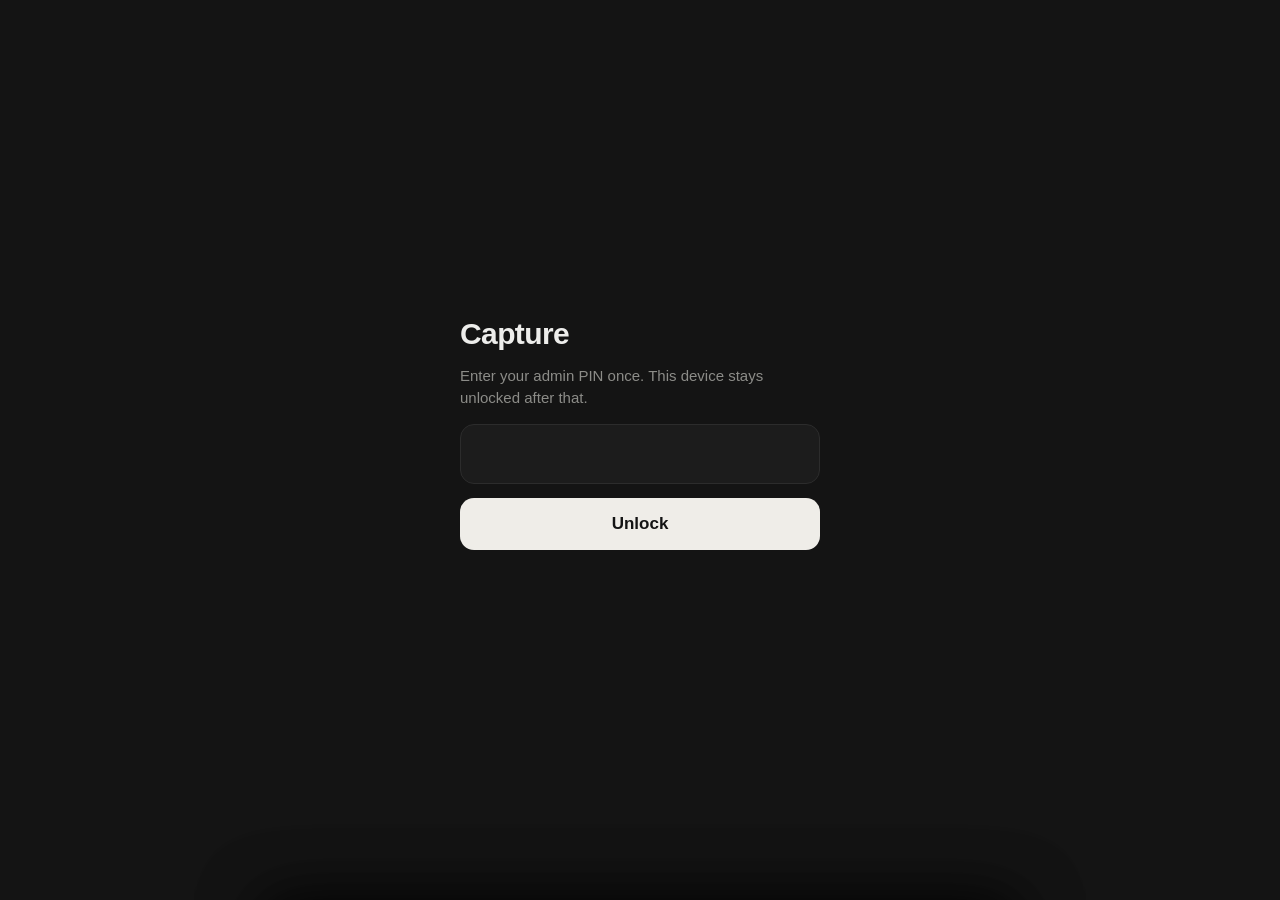
<file: capture.html>
<!DOCTYPE html>
<html lang="en">
<head>
<meta charset="UTF-8">
<meta name="viewport" content="width=device-width, initial-scale=1.0, viewport-fit=cover">
<meta name="theme-color" content="#141414">
<meta name="robots" content="noindex">
<link rel="manifest" href="/manifest-capture.json">
<link rel="icon" href="/capture-192.png">
<link rel="apple-touch-icon" href="/capture-192.png">
<link rel="preconnect" href="https://api.fontshare.com">
<link href="https://api.fontshare.com/v2/css?f[]=satoshi@400,500,700,900&display=swap" rel="stylesheet">
<title>Capture</title>
<style>
:root{
  --bg:#141414; --surface:#1c1c1c; --raised:#242424; --line:#2c2c2c;
  --text:#ededeb; --muted:#8c8c88; --faint:#5c5c59;
  --ink:#141414; --paper:#efede8; --warn:#e07a5f; --ok:#9cc4a4;
}
*{box-sizing:border-box;margin:0;padding:0}
html,body{height:100%;background:var(--bg);color:var(--text);font-family:Satoshi,Helvetica,Arial,system-ui,sans-serif;-webkit-tap-highlight-color:transparent;-webkit-font-smoothing:antialiased}
body{display:flex;flex-direction:column;padding:calc(env(safe-area-inset-top) + 10px) 16px calc(env(safe-area-inset-bottom) + 12px);max-width:760px;margin:0 auto}
button{font-family:inherit;border:0;cursor:pointer;color:inherit;background:none}
input,textarea{font-family:inherit}

/* header: D O P E */
.top{display:flex;align-items:center;gap:8px;margin-bottom:14px}
.tabs{flex:1;display:grid;grid-template-columns:repeat(4,1fr);background:var(--surface);border-radius:14px;padding:4px;gap:2px}
.tabs button{padding:9px 2px 8px;border-radius:10px;font-size:13px;font-weight:700;color:var(--muted);line-height:1.1}
.tabs button b{display:block;font-size:11px;font-weight:900;letter-spacing:.08em;color:var(--faint);margin-bottom:2px}
.tabs button.on{background:var(--raised);color:var(--text)}
.tabs button.on b{color:var(--paper)}
#gear{width:40px;height:40px;border-radius:12px;background:var(--surface);display:grid;place-items:center;position:relative;flex:none}
#gear svg{width:18px;height:18px;stroke:var(--muted)}
#gear i{position:absolute;top:8px;right:8px;width:7px;height:7px;border-radius:50%;background:var(--ok);display:none}
#gear.wait i{display:block;background:var(--warn)}
.view{display:none;flex:1;min-height:0;flex-direction:column}
.view.on{display:flex}
.scroll{flex:1;overflow:auto;padding-bottom:40px;margin:0 -2px;padding-left:2px;padding-right:2px}

/* DUMP */
#box{flex:1;min-height:180px;width:100%;resize:none;background:var(--surface);color:var(--text);border:1px solid transparent;border-radius:20px;padding:20px;font-size:21px;line-height:1.5;outline:none;transition:border-color .2s}
#box:focus{border-color:var(--line)}
#box::placeholder{color:var(--faint)}
body.rec #box{border-color:var(--paper)}
.bar{display:flex;gap:10px;margin-top:12px;align-items:stretch}
/* floating mic: right edge, where the right thumb rests when holding the tablet */
#mic{position:fixed;right:calc(env(safe-area-inset-right) + 14px);top:56%;transform:translateY(-50%);width:72px;height:72px;border-radius:50%;background:var(--raised);border:1px solid var(--line);display:grid;place-items:center;z-index:15;box-shadow:0 10px 30px rgba(0,0,0,.45);touch-action:manipulation}
#mic svg{width:28px;height:28px;fill:var(--text)}
#mic:active{transform:translateY(-50%) scale(.94)}
body.rec #mic{background:var(--paper);border-color:var(--paper)}
body.rec #mic svg{fill:var(--ink)}
body.rec #mic::after{content:"";position:absolute;inset:-6px;border-radius:50%;border:2px solid var(--paper);animation:pulse 1.4s ease-out infinite}
@keyframes pulse{0%{opacity:.7;transform:scale(1)}100%{opacity:0;transform:scale(1.25)}}
body.locked #mic,.sheet.on ~ #mic{display:none}
body:not(.onDump) #mic{width:56px;height:56px;opacity:.9}
body:not(.onDump) #mic svg{width:22px;height:22px}
#box{padding-right:28px}
#save{flex:1;background:var(--paper);color:var(--ink);font-size:17px;font-weight:800;padding:18px;border-radius:18px;transition:opacity .2s}
#save:disabled{opacity:.25}
.under{display:flex;justify-content:space-between;align-items:center;margin-top:12px;font-size:13px;color:var(--faint);min-height:20px}
.under button{color:var(--muted);font-weight:700;font-size:13px;padding:4px 0}
#recInfo{display:none;color:var(--paper);font-weight:700}
body.rec #recInfo{display:inline}
body.rec #dumpCount{display:none}
#install{display:none;width:100%;margin-top:10px;background:var(--surface);color:var(--text);font-size:15px;font-weight:700;padding:14px;border-radius:14px}

/* sheet: what's this about */
.sheet{position:fixed;left:0;right:0;bottom:0;background:var(--raised);border-radius:24px 24px 0 0;padding:20px 16px calc(env(safe-area-inset-bottom) + 16px);transform:translateY(105%);transition:transform .28s cubic-bezier(.2,.8,.2,1);z-index:20;max-width:760px;margin:0 auto;box-shadow:0 -20px 60px rgba(0,0,0,.55)}
.sheet.on{transform:none}
.sheet h4{font-size:18px;font-weight:800;margin-bottom:4px}
.sheet p{font-size:14px;color:var(--muted);margin-bottom:14px;line-height:1.45}
.chips{display:grid;grid-template-columns:repeat(2,1fr);gap:8px}
.chips button{background:var(--surface);border:1px solid var(--line);border-radius:14px;padding:14px 12px;font-size:16px;font-weight:700;text-align:left;display:flex;justify-content:space-between;align-items:center}
.chips button::after{content:"";width:16px;height:16px;border-radius:5px;border:1.5px solid var(--faint)}
.chips button.sel{background:var(--paper);color:var(--ink);border-color:var(--paper)}
.chips button.sel::after{border-color:var(--ink);background:var(--ink);box-shadow:inset 0 0 0 3px var(--paper)}
.sheetBar{display:flex;gap:10px;margin-top:14px}
.sheetBar button{flex:1;padding:15px;border-radius:14px;font-size:15px;font-weight:800}
#tagDone{background:var(--paper);color:var(--ink)}
#tagDone:disabled{opacity:.3}
#tagSkip{background:var(--surface);color:var(--muted)}
#timer{height:2px;background:var(--line);border-radius:2px;margin-bottom:14px;overflow:hidden}
#timer b{display:block;height:100%;width:100%;background:var(--muted);transform-origin:left}
#settings label{display:block;font-size:13px;font-weight:700;color:var(--muted);margin:14px 0 6px}
#settings input{width:100%;background:var(--bg);border:1px solid var(--line);border-radius:12px;color:var(--text);font-size:15px;padding:13px;outline:none}
#settings .row{display:flex;gap:8px}
#settings .row button{background:var(--paper);color:var(--ink);font-weight:800;border-radius:12px;padding:0 16px}
#settings small{display:block;font-size:13px;color:var(--faint);margin-top:8px;line-height:1.45}
#settings .close{display:block;width:100%;margin-top:18px;background:var(--surface);color:var(--muted);padding:14px;border-radius:14px;font-weight:800}
#voiceState{font-size:14px;color:var(--text);margin-top:2px}

/* shared list bits */
.sec{font-size:13px;font-weight:800;color:var(--muted);margin:22px 4px 10px;display:flex;justify-content:space-between;align-items:baseline}
.sec:first-child{margin-top:4px}
.sec span:last-child{font-weight:700;color:var(--faint)}
.hint{font-size:13px;color:var(--faint);line-height:1.45;margin:0 4px 6px}
.filters{display:flex;gap:6px;overflow-x:auto;padding:2px 0 10px;margin:0 -2px;scrollbar-width:none}
.filters::-webkit-scrollbar{display:none}
.filters button{flex:none;padding:8px 13px;border-radius:99px;background:var(--surface);color:var(--muted);font-size:13px;font-weight:700}
.filters button.on{background:var(--paper);color:var(--ink)}
.card{background:var(--surface);border-radius:18px;padding:16px;margin-bottom:10px}
.row1{display:flex;align-items:center;gap:6px;margin-bottom:8px;flex-wrap:wrap}
.kind{font-size:10.5px;font-weight:800;letter-spacing:.06em;text-transform:uppercase;color:var(--ink);background:var(--paper);padding:3px 7px;border-radius:6px}
.kind.alt{background:var(--raised);color:var(--muted)}
.when{font-size:13px;font-weight:700;color:var(--text)}
.block{font-size:13px;color:var(--faint)}
.card h3{font-size:18px;font-weight:800;line-height:1.3;letter-spacing:-.01em}
.next{font-size:15px;color:var(--muted);margin-top:6px;line-height:1.45}
.meta{font-size:12px;color:var(--faint);margin-top:8px}
.slip{color:var(--warn)}
.verdict{margin-top:12px;font-size:14px;line-height:1.5;color:var(--text);border-left:2px solid var(--paper);padding-left:10px}
.ask{margin-top:12px;background:var(--raised);border-radius:14px;padding:12px}
.ask .q{font-size:15px;font-weight:700;line-height:1.4;margin-bottom:10px}
.ask .a{font-size:14px;color:var(--muted);margin-bottom:8px;white-space:pre-wrap}
.ask form{display:flex;gap:8px}
.ask input{flex:1;min-width:0;background:var(--bg);border:1px solid var(--line);border-radius:10px;color:var(--text);font-size:16px;padding:11px 12px;outline:none}
.ask button{background:var(--paper);color:var(--ink);font-weight:800;border-radius:10px;padding:0 14px;font-size:14px}
details{margin-top:10px}
summary{font-size:14px;font-weight:700;color:var(--muted);cursor:pointer;list-style:none;padding:6px 0}
summary::-webkit-details-marker{display:none}
summary::before{content:"+ ";color:var(--faint)}
details[open] summary::before{content:"– "}
.fmt{font-size:14px;color:var(--muted);line-height:1.45;margin-top:6px}
.fmt b{color:var(--text);margin-right:4px}
pre{white-space:pre-wrap;font-family:inherit;font-size:16px;line-height:1.6;color:var(--text);margin-top:8px;background:var(--bg);border-radius:12px;padding:14px}
ol{margin:6px 0 0 20px;font-size:15px;color:var(--text);line-height:1.5}
ol li{margin-bottom:5px}
.raw{font-size:14px;color:var(--faint);margin-top:8px;font-style:italic;line-height:1.45}
.acts{display:flex;gap:6px;margin-top:14px}
.acts button{flex:1;padding:12px 4px;font-size:14px;font-weight:700;border-radius:12px;background:var(--raised);color:var(--text)}
.acts button.main{background:var(--paper);color:var(--ink)}
.acts button:disabled{opacity:.4}
.empty{color:var(--faint);font-size:15px;text-align:center;margin:50px 10px;line-height:1.6}
.sketch{display:block;width:100%;height:auto;background:#f4f2ec;border-radius:12px;margin-top:8px}
.copyRow{display:flex;gap:6px;margin-top:10px}
.copy{flex:1;background:var(--raised);color:var(--text);font-size:13px;font-weight:700;padding:10px 6px;border-radius:10px}
.ask .qs{font-size:13px;font-weight:700;color:var(--muted);margin-bottom:8px}
.tagEdit{font-size:12px;font-weight:800;color:var(--muted);border:1px dashed var(--line);padding:2px 7px;border-radius:6px}
.themes{background:var(--surface);border-radius:18px;padding:14px 16px;margin-bottom:12px}
.themes summary{color:var(--text);font-size:15px}
.themes pre{background:none;padding:6px 0 0;color:var(--muted);font-size:15px}

/* PRIORITIZE */
.prow{background:var(--surface);border-radius:16px;padding:14px;margin-bottom:8px}
.prow .t{font-size:16px;font-weight:800;line-height:1.3}
.prow .s{font-size:13px;color:var(--faint);margin-top:4px;display:flex;gap:6px;flex-wrap:wrap;align-items:center}
.pick{display:grid;grid-template-columns:repeat(3,1fr);gap:4px;margin-top:10px;background:var(--bg);border-radius:12px;padding:4px}
.pick button{padding:9px 0;border-radius:9px;font-size:13px;font-weight:800;color:var(--muted)}
.pick button.on{background:var(--paper);color:var(--ink)}
.pick button.sug{box-shadow:inset 0 0 0 1.5px var(--faint);color:var(--text)}
.claudePick{font-size:11px;font-weight:800;color:var(--paper);border:1px solid var(--line);padding:2px 6px;border-radius:6px}

/* EXECUTE */
.days{display:flex;gap:6px;margin-bottom:12px}
.days button{flex:1;padding:10px 4px;border-radius:12px;background:var(--surface);color:var(--muted);font-size:13px;font-weight:800}
.days button.on{background:var(--paper);color:var(--ink)}
#notif{display:none;width:100%;margin:0 0 12px;background:var(--surface);color:var(--text);border:1px solid var(--line);font-size:15px;font-weight:800;padding:13px;border-radius:14px}
.tl{position:relative}
.slot{display:flex;gap:12px;padding:10px 0}
.slot .tm{width:52px;flex:none;font-size:13px;font-weight:800;color:var(--faint);padding-top:2px;text-align:right}
.slot .bd{flex:1;min-width:0;border-left:2px solid var(--line);padding-left:12px}
.slot .bt{font-size:14px;color:var(--muted);line-height:1.4}
.slot.has .bt{color:var(--text);font-weight:700}
.slot.now .tm{color:var(--paper)}
.slot.now .bd{border-left-color:var(--paper)}
.slot.past{opacity:.45}
.slot.quiet{padding:5px 0}
.slot.quiet .bt{font-size:13px}
.task{background:var(--surface);border-radius:14px;padding:12px 13px;margin-top:8px}
.task .tt{font-size:16px;font-weight:800;line-height:1.3}
.task .tn{font-size:14px;color:var(--muted);margin-top:4px;line-height:1.4}
.task details{margin-top:6px}
.task .acts{margin-top:10px}
.task .acts button{padding:10px 4px}
.doneList{font-size:14px;color:var(--faint);line-height:1.8;margin:0 4px}
.doneList s{color:var(--muted)}

/* lock + toast */
#lock{display:none;flex:1;flex-direction:column;justify-content:center;gap:14px;max-width:360px;width:100%;margin:0 auto}
#lock h1{font-size:30px;font-weight:900;letter-spacing:-.02em}
#lock p{color:var(--muted);font-size:15px;line-height:1.5}
#lock input{background:var(--surface);border:1px solid var(--line);border-radius:14px;color:var(--text);font-size:22px;padding:16px;letter-spacing:.3em;text-align:center;outline:none}
#lock button{background:var(--paper);color:var(--ink);font-weight:800;font-size:17px;padding:16px;border-radius:14px}
#lockErr{color:var(--warn);font-size:14px;min-height:18px}
body.locked #app{display:none}
body.locked #lock{display:flex}
#app{flex:1;display:flex;flex-direction:column;min-height:0}
#toast{position:fixed;left:50%;top:calc(env(safe-area-inset-top) + 70px);transform:translate(-50%,-16px);background:var(--paper);color:var(--ink);font-weight:800;font-size:14px;padding:10px 18px;border-radius:99px;opacity:0;transition:.25s;pointer-events:none;z-index:30;white-space:nowrap}
#toast.on{opacity:1;transform:translate(-50%,0)}
</style>
</head>
<body>
<div id="lock">
  <h1>Capture</h1>
  <p>Enter your admin PIN once. This device stays unlocked after that.</p>
  <input id="pin" type="password" inputmode="numeric" autocomplete="off">
  <button id="unlock">Unlock</button>
  <div id="lockErr"></div>
</div>

<div id="app">
  <div class="top">
    <div class="tabs">
      <button data-v="dump" class="on"><b>D</b>Dump</button>
      <button data-v="org"><b>O</b>Organize</button>
      <button data-v="pri"><b>P</b>Prioritize</button>
      <button data-v="exe"><b>E</b>Execute</button>
    </div>
    <button id="gear" aria-label="Settings"><i></i><svg viewBox="0 0 24 24" fill="none" stroke-width="2" stroke-linecap="round"><circle cx="12" cy="12" r="3"/><path d="M19.4 15a1.7 1.7 0 0 0 .3 1.8l.1.1a2 2 0 1 1-2.8 2.8l-.1-.1a1.7 1.7 0 0 0-1.8-.3 1.7 1.7 0 0 0-1 1.5V21a2 2 0 1 1-4 0v-.1a1.7 1.7 0 0 0-1.1-1.5 1.7 1.7 0 0 0-1.8.3l-.1.1a2 2 0 1 1-2.8-2.8l.1-.1a1.7 1.7 0 0 0 .3-1.8 1.7 1.7 0 0 0-1.5-1H3a2 2 0 1 1 0-4h.1a1.7 1.7 0 0 0 1.5-1.1 1.7 1.7 0 0 0-.3-1.8l-.1-.1a2 2 0 1 1 2.8-2.8l.1.1a1.7 1.7 0 0 0 1.8.3H9a1.7 1.7 0 0 0 1-1.5V3a2 2 0 1 1 4 0v.1a1.7 1.7 0 0 0 1 1.5 1.7 1.7 0 0 0 1.8-.3l.1-.1a2 2 0 1 1 2.8 2.8l-.1.1a1.7 1.7 0 0 0-.3 1.8V9a1.7 1.7 0 0 0 1.5 1H21a2 2 0 1 1 0 4h-.1a1.7 1.7 0 0 0-1.5 1z"/></svg></button>
  </div>

  <!-- D: get it out of your head -->
  <section class="view on" id="v-dump">
    <textarea id="box" placeholder="What's on your mind?" autofocus></textarea>
    <div class="bar">
      <button id="save" disabled>Save</button>
    </div>
    <div class="under">
      <span><span id="recInfo">Listening… tap the mic again to stop</span><span id="dumpCount"></span></span>
      <button id="clear">Clear</button>
    </div>
    <button id="install">Add Capture to your apps</button>
  </section>

  <!-- O: Claude makes sense of it -->
  <section class="view" id="v-org"><div class="scroll" id="orgBody"></div></section>

  <!-- P: decide what matters -->
  <section class="view" id="v-pri"><div class="scroll" id="priBody"></div></section>

  <!-- E: your day, with captures inside it -->
  <section class="view" id="v-exe">
    <div class="days" id="days"></div>
    <div class="scroll"><button id="notif">Turn on reminders</button><div id="exeBody"></div></div>
  </section>
</div>

<div class="sheet" id="tagSheet">
  <div id="timer"><b></b></div>
  <h4>What's this about?</h4>
  <p>Tap all that fit. Claude reads it either way.</p>
  <div class="chips" id="chips">
    <button data-k="video">Content</button>
    <button data-k="book">Book</button>
    <button data-k="site">Platform</button>
    <button data-k="business">Business</button>
    <button data-k="event">Event</button>
    <button data-k="task">Task</button>
    <button data-k="personal">Personal</button>
    <button data-k="other">Just a thought</button>
  </div>
  <div class="sheetBar"><button id="tagSkip">Skip</button><button id="tagDone" disabled>Done</button></div>
</div>

<div class="sheet" id="settings">
  <h4>Settings</h4>
  <label>Voice</label>
  <div id="voiceState"></div>
  <label>AssemblyAI key</label>
  <div class="row"><input id="aaiKey" type="password" placeholder="Paste once" autocomplete="off"><button id="aaiSave">Save</button></div>
  <small>Optional. Without it, the mic uses your phone's built-in speech, which is free and has no limit. With it, you get AssemblyAI's transcription. The key stays on the server.</small>
  <label>Sync</label>
  <div id="syncState" style="font-size:14px"></div>
  <button class="close" id="setClose">Close</button>
</div>
<button id="mic" aria-label="Speak"><svg viewBox="0 0 24 24"><path d="M12 15a4 4 0 0 0 4-4V6a4 4 0 1 0-8 0v5a4 4 0 0 0 4 4zm7-4a1 1 0 1 0-2 0 5 5 0 0 1-10 0 1 1 0 1 0-2 0 7 7 0 0 0 6 6.9V21H8a1 1 0 1 0 0 2h8a1 1 0 1 0 0-2h-3v-3.1a7 7 0 0 0 6-6.9z"/></svg></button>
<div id="toast"></div>

<script>
const API = "https://vbafqulhbskaswkyjjdn.supabase.co/functions/v1/capture-api";
const ORG = "https://vbafqulhbskaswkyjjdn.supabase.co/functions/v1/capture-organize";
const ANON = "eyJhbGciOiJIUzI1NiIsInR5cCI6IkpXVCJ9.eyJpc3MiOiJzdXBhYmFzZSIsInJlZiI6InZiYWZxdWxoYnNrYXN3a3lqamRuIiwicm9sZSI6ImFub24iLCJpYXQiOjE3NjYwODE3NDcsImV4cCI6MjA4MTY1Nzc0N30.cg7zCIJN9cPd1XUO29BVDjxDlOxcTzY1p6ndDThWr4Q";
const VAPID = "BIsYpRrSeUjZSz9RK_6Y3ueIvrEI4C_jl2A91UL_GR93H4-bLHQUxJIm-ZduQJEK9XORRRyYe4Hyf2HesuOC_fI";
const LABEL = { video:"Content", book:"Book", site:"Platform", business:"Business", event:"Event", task:"Task", personal:"Personal", other:"Thought" };
const $ = id => document.getElementById(id);
const store = {
  get(k, d){ try{ const v = localStorage.getItem(k); return v ? JSON.parse(v) : d; }catch(e){ return d; } },
  set(k, v){ try{ localStorage.setItem(k, JSON.stringify(v)); }catch(e){} }
};
const esc = t => String(t ?? "").replace(/[&<>"]/g, c => ({ "&":"&amp;", "<":"&lt;", ">":"&gt;", '"':"&quot;" }[c]));

let queue = store.get("cap_queue", []);        // not yet on the server
let recent = store.get("cap_recent", []);      // what this device dumped
let key = store.get("cap_key", "");
let pendingTags = store.get("cap_tags", {});   // client_id -> [kinds], for items sent before tagging
let data = store.get("cap_plan", null);        // last plan from the server
let view = "dump";

async function call(payload){
  const r = await fetch(API, { method:"POST", headers:{ "Content-Type":"application/json", apikey:ANON, Authorization:"Bearer "+ANON }, body: JSON.stringify(payload) });
  const j = await r.json().catch(() => ({}));
  if (r.status === 401 && payload.action !== "unlock") { lock(); throw new Error("locked"); }
  if (!r.ok || !j.ok) { const e = new Error(j.error || "failed"); e.code = j.error; throw e; }
  return j;
}
function lock(){ key = ""; store.set("cap_key", ""); document.body.classList.add("locked"); }
function toast(t){ const el = $("toast"); el.textContent = t; el.classList.add("on"); clearTimeout(toast.t); toast.t = setTimeout(() => el.classList.remove("on"), 1400); }

// ---------- sync ----------
function renderSync(){
  $("gear").classList.toggle("wait", queue.length > 0);
  $("syncState").textContent = queue.length ? `${queue.length} waiting for network. They send by themselves.` : "Everything is saved.";
  const today = new Date().toDateString();
  const n = recent.filter(r => new Date(r.captured_at).toDateString() === today).length;
  $("dumpCount").innerHTML = n ? `${n} dumped today${queue.length ? ` · ${queue.length} waiting` : ""}` : "";
}
let flushing = false;
async function flush(){
  if (flushing || !key || !navigator.onLine) { renderSync(); return; }
  flushing = true;
  try {
    const ready = queue.filter(q => q.client_id !== tagFor);
    if (ready.length) {
      const j = await call({ action:"save", key, items: ready.slice(0, 50) });
      const done = new Set(j.saved);
      queue = queue.filter(q => !done.has(q.client_id));
      store.set("cap_queue", queue);
      if (done.size) setTimeout(nudgeOrganizer, 400);
    }
    for (const [cid, kinds] of Object.entries(pendingTags)) {
      if (queue.some(q => q.client_id === cid)) continue;
      try { const t = await call({ action:"tag", key, client_id: cid, kinds }); if (!t.pending) { delete pendingTags[cid]; store.set("cap_tags", pendingTags); } } catch(e) {}
    }
  } catch(e) {}
  flushing = false;
  renderSync();
  if (queue.length && navigator.onLine) setTimeout(flush, 15000);
}
function nudgeOrganizer(){ if (key && navigator.onLine) fetch(ORG, { method:"POST", headers:{ "Content-Type":"application/json", apikey:ANON, Authorization:"Bearer "+ANON }, body: JSON.stringify({ key }) }).catch(() => {}); }

// ---------- DUMP ----------
function save(){
  if (rec) stopRec();
  const body = $("box").value.trim();
  if (!body) return;
  const item = { client_id: (crypto.randomUUID ? crypto.randomUUID() : Date.now()+"-"+Math.random().toString(36).slice(2)), body, captured_at: new Date().toISOString() };
  queue.push(item); store.set("cap_queue", queue);
  recent.unshift({ ...item }); recent = recent.slice(0, 60); store.set("cap_recent", recent);
  $("box").value = ""; store.set("cap_draft", ""); $("save").disabled = true;
  toast(navigator.onLine ? "Saved" : "Saved on this device");
  renderSync();
  openTags(item.client_id);
}
$("box").value = store.get("cap_draft", "");
$("save").disabled = !$("box").value.trim();
$("box").addEventListener("input", () => { store.set("cap_draft", $("box").value); $("save").disabled = !$("box").value.trim(); });
$("box").addEventListener("keydown", e => { if (e.key === "Enter" && (e.ctrlKey || e.metaKey)) { e.preventDefault(); save(); } });
$("save").addEventListener("click", save);
$("clear").addEventListener("click", () => { if (rec) stopRec(); $("box").value = ""; store.set("cap_draft", ""); $("save").disabled = true; $("box").focus(); });
$("dumpCount").addEventListener("click", () => show("org"));

// tags: tap any that fit, then Done. Closes by itself if ignored.
let tagFor = null, tagTimer = null, picked = new Set(), retagId = null;
const TAG_MS = 15000;
function openTags(cid){
  tagFor = cid; picked = new Set(); $("tagSkip").textContent = "Skip";
  document.querySelectorAll("#chips button").forEach(b => b.classList.remove("sel"));
  $("tagDone").disabled = true;
  $("tagSheet").classList.add("on");
  const bar = $("timer").firstElementChild;
  bar.style.transition = "none"; bar.style.transform = "scaleX(1)";
  requestAnimationFrame(() => requestAnimationFrame(() => { bar.style.transition = `transform ${TAG_MS}ms linear`; bar.style.transform = "scaleX(0)"; }));
  clearTimeout(tagTimer); tagTimer = setTimeout(() => closeTags(false), TAG_MS);
}
function openRetag(id){
  const c = data && [...data.open, ...data.ideas].find(x => x.id === id); if (!c) return;
  retagId = id; tagFor = null; picked = new Set(kindsOf(c));
  document.querySelectorAll("#chips button").forEach(b => b.classList.toggle("sel", picked.has(b.dataset.k)));
  $("tagDone").disabled = !picked.size;
  const bar = $("timer").firstElementChild; bar.style.transition = "none"; bar.style.transform = "scaleX(0)";
  $("tagSkip").textContent = "Cancel";
  $("tagSheet").classList.add("on");
}
async function closeRetag(keep){
  const id = retagId; retagId = null;
  $("tagSheet").classList.remove("on");
  if (!keep || !picked.size) return;
  try { await call({ action:"retag", key, id, kinds:[...picked] }); toast([...picked].map(k => LABEL[k]).join(" + ")); }
  catch(e) { toast("Needs network"); }
  load();
}
function closeTags(keep){
  if (retagId) return closeRetag(keep);
  if (!tagFor) return;
  const cid = tagFor; tagFor = null; clearTimeout(tagTimer);
  $("tagSheet").classList.remove("on");
  const kinds = keep ? [...picked] : [];
  if (kinds.length) {
    const q = queue.find(x => x.client_id === cid);
    if (q) { q.categories = kinds; store.set("cap_queue", queue); }
    else { pendingTags[cid] = kinds; store.set("cap_tags", pendingTags); }
    const r = recent.find(x => x.client_id === cid); if (r) { r.categories = kinds; store.set("cap_recent", recent); }
    toast(kinds.map(k => LABEL[k]).join(" + "));
  }
  flush();
  if (view === "dump") $("box").focus();
}
document.querySelectorAll("#chips button").forEach(b => b.addEventListener("click", () => {
  // first tap stops the countdown: he's choosing
  clearTimeout(tagTimer); const bar = $("timer").firstElementChild; bar.style.transition = "none"; bar.style.transform = "scaleX(0)";
  const k = b.dataset.k;
  picked.has(k) ? picked.delete(k) : picked.add(k);
  b.classList.toggle("sel", picked.has(k));
  $("tagDone").disabled = !picked.size;
}));
$("tagDone").addEventListener("click", () => closeTags(true));
$("tagSkip").addEventListener("click", () => closeTags(false));

// ---------- VOICE ----------
// AssemblyAI live transcription when a key is set; otherwise the phone's own speech recognition.
let rec = null;
function setText(base, committed, partial){
  const sep = base && !/\s$/.test(base) ? " " : "";
  $("box").value = base + (committed || partial ? sep : "") + [committed, partial].filter(Boolean).join(" ");
  $("save").disabled = !$("box").value.trim();
  store.set("cap_draft", $("box").value);
  $("box").scrollTop = $("box").scrollHeight;
}
async function startRec(){
  if (rec) return;
  const base = $("box").value;
  document.body.classList.add("rec");
  rec = { base, committed: "", partial: "", mode: null };
  let token = null;
  if (navigator.onLine) { try { token = (await call({ action:"stt_token", key })).token; } catch(e) {} }
  if (!rec) return;
  if (token) { try { await startAAI(token); rec.mode = "aai"; store.set("cap_voice", "AssemblyAI"); return; } catch(e) { cleanupAudio(); } }
  if (!rec) return;
  if (startBrowserSR()) { rec.mode = "browser"; store.set("cap_voice", "Phone's built-in speech"); return; }
  toast("Voice isn't available here"); stopRec();
}
function stopRec(){
  if (!rec) return;
  const r = rec; rec = null;
  document.body.classList.remove("rec");
  if (r.mode === "aai" && r.ws) {
    try { r.ws.send(JSON.stringify({ type:"Terminate" })); } catch(e) {}
    setTimeout(() => { try { r.ws.close(); } catch(e) {} }, 1500);
  }
  if (r.mode === "browser" && r.sr) { r.stopped = true; try { r.sr.stop(); } catch(e) {} }
  cleanupAudio(r);
  setText(r.base, r.committed, r.partial);
}
function cleanupAudio(r = rec){
  if (!r) return;
  try { r.node && r.node.disconnect(); } catch(e) {}
  try { r.ctx && r.ctx.close(); } catch(e) {}
  try { r.stream && r.stream.getTracks().forEach(t => t.stop()); } catch(e) {}
}
async function startAAI(token){
  const r = rec;
  r.stream = await navigator.mediaDevices.getUserMedia({ audio: { echoCancellation:true, noiseSuppression:true } });
  r.ctx = new (window.AudioContext || window.webkitAudioContext)();
  const worklet = `class P extends AudioWorkletProcessor{process(i){const c=i[0]&&i[0][0];if(c)this.port.postMessage(c.slice(0));return true}}registerProcessor('pcm',P)`;
  await r.ctx.audioWorklet.addModule(URL.createObjectURL(new Blob([worklet], { type:"application/javascript" })));
  const params = new URLSearchParams({ sample_rate:"16000", encoding:"pcm_s16le", format_turns:"true", token });
  const ws = new WebSocket("wss://streaming.assemblyai.com/v3/ws?" + params);
  ws.binaryType = "arraybuffer";
  r.ws = ws;
  await new Promise((ok, bad) => { ws.onopen = ok; ws.onerror = bad; setTimeout(() => bad(new Error("timeout")), 6000); });
  ws.onmessage = e => {
    let m; try { m = JSON.parse(e.data); } catch(_) { return; }
    if (m.type !== "Turn") return;
    if (m.end_of_turn && m.turn_is_formatted) { r.committed = [r.committed, m.transcript].filter(Boolean).join(" "); r.partial = ""; }
    else r.partial = m.transcript || "";
    // after stop, late words still land in the box
    if (rec === r) setText(r.base, r.committed, r.partial);
    else if (m.end_of_turn && m.turn_is_formatted) setText(r.base, r.committed, "");
  };
  ws.onclose = () => { if (rec === r) stopRec(); };
  const src = r.ctx.createMediaStreamSource(r.stream);
  const node = new AudioWorkletNode(r.ctx, "pcm");
  const mute = r.ctx.createGain(); mute.gain.value = 0;
  src.connect(node); node.connect(mute); mute.connect(r.ctx.destination);
  r.node = node;
  const ratio = r.ctx.sampleRate / 16000;
  let buf = [], carry = 0;
  node.port.onmessage = ev => {
    const input = ev.data;
    // downsample to 16 kHz by averaging
    let pos = carry;
    for (; pos < input.length; pos += ratio) {
      const a = Math.floor(pos), b = Math.min(input.length, Math.max(a + 1, Math.floor(pos + ratio)));
      let s = 0, n = 0; for (let k = a; k < b; k++) { s += input[k]; n++; }
      buf.push(n ? s / n : 0);
    }
    carry = pos - input.length;
    if (buf.length >= 1600 && ws.readyState === 1) {
      const out = new Int16Array(buf.length);
      for (let k = 0; k < buf.length; k++) { const v = Math.max(-1, Math.min(1, buf[k])); out[k] = v < 0 ? v * 0x8000 : v * 0x7fff; }
      ws.send(out.buffer); buf = [];
    }
  };
}
function startBrowserSR(){
  const SR = window.SpeechRecognition || window.webkitSpeechRecognition;
  if (!SR) return false;
  const r = rec;
  const sr = new SR();
  sr.continuous = true; sr.interimResults = true; sr.lang = "en-NG";
  let doneBefore = "";
  sr.onresult = e => {
    let fin = "", inter = "";
    for (let k = 0; k < e.results.length; k++) { const t = e.results[k][0].transcript.trim(); e.results[k].isFinal ? fin += (fin ? " " : "") + t : inter += (inter ? " " : "") + t; }
    r.committed = [doneBefore, fin].filter(Boolean).join(" "); r.partial = inter;
    setText(r.base, r.committed, r.partial);
  };
  // Android ends a session after a pause; keep listening until he taps stop
  sr.onend = () => { if (rec === r && !r.stopped) { doneBefore = r.committed; r.partial = ""; try { sr.start(); } catch(e) {} } };
  sr.onerror = e => { if (e.error === "not-allowed") { toast("Allow the microphone to use voice"); stopRec(); } };
  r.sr = sr;
  try { sr.start(); } catch(e) { return false; }
  return true;
}
$("mic").addEventListener("click", () => { if (rec) return stopRec(); if (view !== "dump") show("dump"); startRec(); });

// ---------- shared card ----------
const lagos = d => new Date(new Date(d).getTime() + 3600000);
const isPending = c => c.status === "new" || !c.scheduled_for || new Date(c.scheduled_for).getTime() < 86400000;
const dateKey = d => lagos(d).toISOString().slice(0,10);
function dayName(iso){
  const d = dateKey(iso), t = dateKey(Date.now()), tm = dateKey(Date.now() + 86400000);
  if (d === t) return "Today"; if (d === tm) return "Tomorrow";
  return lagos(iso).toLocaleDateString("en-GB", { weekday:"short", day:"numeric", month:"short", timeZone:"UTC" });
}
function clock(iso){ const d = lagos(iso); let h = d.getUTCHours(), m = d.getUTCMinutes(); const ap = h >= 12 ? "pm" : "am"; h = h % 12 || 12; return h + (m ? ":" + String(m).padStart(2,"0") : "") + ap; }
function hhmm12(s){ const [h, m] = s.split(":").map(Number); const ap = h >= 12 ? "pm" : "am"; return (h % 12 || 12) + (m ? ":" + String(m).padStart(2,"0") : "") + ap; }
const kindsOf = c => (c.categories && c.categories.length ? c.categories : (c.kind ? [c.kind] : []));
const tagsHtml = c => kindsOf(c).map((k, i) => `<span class="kind${i ? " alt" : ""}">${LABEL[k] || esc(k)}</span>`).join("") + (c.id ? `<button class="tagEdit" data-retag="${c.id}">${kindsOf(c).length ? "Edit" : "+ Tag"}</button>` : "");
function sketchHtml(c){
  if (!c.sketch || !/^\s*<svg[\s>]/i.test(c.sketch)) return "";
  // rendered as an image so nothing inside it can run
  return `<img class="sketch" alt="Whiteboard sketch" src="data:image/svg+xml;charset=utf-8,${encodeURIComponent(c.sketch)}">`;
}
function depth(c, openIdeas){
  const verdict = c.verdict ? `<div class="verdict">${esc(c.verdict)}</div>` : "";
  const sugg = c.suggestions || c.sketch ? `<details${openIdeas ? " open" : ""}><summary>${c.kind === "book" || (c.categories || []).includes("book") && !c.suggestions ? "Notes" : "Suggestions"}</summary>${c.format ? `<div class="fmt"><b>Format</b>${esc(c.format)}</div>` : ""}${sketchHtml(c)}${c.suggestions ? `<pre>${esc(c.suggestions)}</pre>` : ""}</details>` : "";
  const draft = c.script ? `<details><summary>Draft you asked for</summary>${c.grade ? `<div class="fmt"><b>Grade</b>${esc(c.grade)}</div>` : ""}<pre>${esc(c.script)}</pre></details>` : "";
  const notes = c.notes ? `<details${openIdeas && !c.suggestions ? " open" : ""}><summary>${(c.categories || []).includes("book") || c.kind === "book" ? "Book notes" : "Claude's notes"}</summary><pre>${esc(c.notes)}</pre></details>` : "";
  const hasDirs = Array.isArray(c.directions) && c.directions.length;
  const dirs = hasDirs ? `<details><summary>Directions</summary><ol>${c.directions.map(d => `<li>${esc(d)}</li>`).join("")}</ol></details>` : "";
  const said = `<details><summary>What you said</summary><div class="raw">“${esc(c.body)}”</div><div class="copyRow"><button class="copy" data-copy="words" data-id="${c.id}">Copy my words</button><button class="copy" data-copy="all" data-id="${c.id}">Copy for Claude</button></div></details>`;
  const waiting = c.answer && !c.claude_at;
  const ask = `<div class="ask">${c.question ? `<div class="q">${esc(c.question)}</div>` : `<div class="qs">Ask Claude to do something with this</div>`}${c.answer ? `<div class="a">${esc(c.answer)}${waiting ? "\n· Claude picks this up at its next run" : ""}</div>` : ""}<form data-id="${c.id}"><input name="a" placeholder="${c.question ? "Answer in a line" : "e.g. give me 3 hooks in my words"}" autocomplete="off"><button>Send</button></form></div>`;
  return verdict + sugg + notes + draft + dirs + said + ask;
}
function metaLine(c){
  return [c.minutes ? c.minutes + " min" : "", c.energy ? c.energy + " energy" : "", c.nudges ? `<span class="slip">moved ${c.nudges}×</span>` : "", c.claude_at ? "by Claude" : (c.organized_by === "groq" ? "quick pass, Claude is next" : "waiting for Claude")].filter(Boolean).join(" · ");
}

// ---------- ORGANIZE ----------
let filter = "all";
function renderOrg(){
  if (!data) { $("orgBody").innerHTML = `<div class="empty">Loading…</div>`; return; }
  const all = [...data.open, ...data.ideas].sort((a, b) => new Date(b.captured_at) - new Date(a.captured_at));
  const sentIds = new Set(all.map(c => c.client_id));
  const local = queue.filter(q => !sentIds.has(q.client_id));
  const counts = { all: all.length, parked: data.ideas.length }; all.forEach(c => kindsOf(c).forEach(k => counts[k] = (counts[k] || 0) + 1));
  const fl = [["all","All"], ...Object.keys(LABEL).filter(k => counts[k]).map(k => [k, LABEL[k]]), ...(data.ideas.length ? [["parked","Parked"]] : [])];
  let list = all;
  if (filter === "parked") list = data.ideas;
  else if (filter !== "all") list = all.filter(c => kindsOf(c).includes(filter));
  let h = "";
  if (filter === "book") h += `<details class="themes" open><summary>Book map</summary><pre>${esc(data.book_map || "Claude builds this from your book captures. It fills in after the next book run.")}</pre></details>`;
  else if (data.themes) h += `<details class="themes"><summary>How you've been thinking</summary><pre>${esc(data.themes)}</pre></details>`;
  h += `<div class="filters">${fl.map(([k, l]) => `<button data-f="${k}" class="${filter === k ? "on" : ""}">${l}${counts[k] ? " " + counts[k] : ""}</button>`).join("")}</div>`;
  if (local.length && filter === "all") h += `<div class="sec"><span>Waiting to send</span><span>${local.length}</span></div>` + local.map(q => `<div class="card"><div class="raw" style="margin:0">“${esc(q.body)}”</div></div>`).join("");
  if (!list.length && !local.length) h += `<div class="empty">Nothing here yet.<br>Dump something and Claude sorts it.</div>`;
  h += list.map(c => {
    const parked = c.status === "sorted";
    const when = parked ? `<span class="block">Parked</span>` : isPending(c) ? `<span class="block">Being sorted</span>` : `<span class="block">${dayName(c.scheduled_for)} ${clock(c.scheduled_for)}</span>`;
    const acts = parked
      ? `<button class="main" data-a="schedule" data-id="${c.id}">Give it a time</button><button data-a="drop" data-id="${c.id}">Drop</button>`
      : `<button data-a="park" data-id="${c.id}">Park</button><button data-a="drop" data-id="${c.id}">Drop</button>`;
    return `<div class="card"><div class="row1">${tagsHtml(c)}${when}</div><h3>${esc(c.title || c.body.slice(0,70))}</h3>${c.next_step ? `<div class="next">${esc(c.next_step)}</div>` : ""}<div class="meta">${metaLine(c)}</div>${depth(c, kindsOf(c).includes("video"))}<div class="acts">${acts}</div></div>`;
  }).join("");
  $("orgBody").innerHTML = h;
}
$("orgBody").addEventListener("click", e => { const f = e.target.closest("[data-f]"); if (f) { filter = f.dataset.f; renderOrg(); } });

// ---------- PRIORITIZE ----------
function renderPri(){
  if (!data) { $("priBody").innerHTML = `<div class="empty">Loading…</div>`; return; }
  const all = [...data.open, ...data.ideas];
  const groups = { now:[], next:[], later:[], none:[] };
  all.forEach(c => groups[c.priority || "none"].push(c));
  const row = c => {
    const p = c.priority, byClaude = c.priority_by === "claude";
    const btn = (v, l) => `<button data-a="${v === "later" ? "later_p" : v}" data-id="${c.id}" class="${p === v && !byClaude ? "on" : ""}${p === v && byClaude ? " sug" : ""}">${l}</button>`;
    const where = c.status === "sorted" ? "Parked" : isPending(c) ? "Being sorted" : `${dayName(c.scheduled_for)} ${clock(c.scheduled_for)}`;
    return `<div class="prow"><div class="t">${esc(c.title || c.body.slice(0,70))}</div><div class="s">${tagsHtml(c)}<span>${where}</span>${byClaude ? `<span class="claudePick">Claude's pick</span>` : ""}</div><div class="pick">${btn("now","Now")}${btn("next","Next")}${btn("later","Later")}</div></div>`;
  };
  let h = `<div class="hint">Claude suggests, you decide. Tapping Now pulls it into your next free block.</div>`;
  for (const [k, l] of [["now","Now"],["next","Next"],["later","Later"],["none","Not ranked yet"]]) {
    if (!groups[k].length) continue;
    h += `<div class="sec"><span>${l}</span><span>${groups[k].length}</span></div>` + groups[k].map(row).join("");
  }
  if (!all.length) h += `<div class="empty">Nothing to rank yet.</div>`;
  $("priBody").innerHTML = h;
}

// ---------- EXECUTE ----------
let exeDay = 0;
function renderExe(){
  const dd = [0,1,2].map(i => { const t = Date.now() + i*86400000; return [i, i === 0 ? "Today" : i === 1 ? "Tomorrow" : lagos(t).toLocaleDateString("en-GB", { weekday:"long", timeZone:"UTC" })]; });
  $("days").innerHTML = dd.map(([i, l]) => `<button data-d="${i}" class="${exeDay === i ? "on" : ""}">${l}</button>`).join("");
  notifButton();
  if (!data) { $("exeBody").innerHTML = `<div class="empty">Loading…</div>`; return; }
  const dayMs = Date.now() + exeDay * 86400000;
  const dk = dateKey(dayMs);
  const isSun = lagos(dayMs).getUTCDay() === 0;
  const blocks = ((data.routine && (isSun ? data.routine.sunday : data.routine.weekday)) || []).filter(b => b.s);
  const items = data.open.filter(c => !isPending(c) && dateKey(c.scheduled_for) === dk);
  const nowHM = lagos(Date.now()).toISOString().slice(11,16);
  const byTime = {}; items.forEach(c => { const k = lagos(c.scheduled_for).toISOString().slice(11,16); (byTime[k] = byTime[k] || []).push(c); });
  const used = new Set();
  const task = c => `<div class="task"><div class="tt">${esc(c.title || c.body.slice(0,60))}</div>${c.next_step ? `<div class="tn">${esc(c.next_step)}</div>` : ""}${c.suggestions || c.sketch ? `<details${exeDay === 0 ? " open" : ""}><summary>Suggestions</summary>${c.format ? `<div class="fmt"><b>Format</b>${esc(c.format)}</div>` : ""}${sketchHtml(c)}${c.suggestions ? `<pre>${esc(c.suggestions)}</pre>` : ""}</details>` : ""}${c.script ? `<details><summary>Draft you asked for</summary><pre>${esc(c.script)}</pre></details>` : ""}${c.notes ? `<details><summary>Claude's notes</summary><pre>${esc(c.notes)}</pre></details>` : ""}<div class="acts"><button class="main" data-a="done" data-id="${c.id}">Done</button><button data-a="later" data-id="${c.id}">Later</button><button data-a="park" data-id="${c.id}">Park</button></div></div>`;
  let h = "";
  const pending = data.open.filter(isPending);
  if (exeDay === 0 && pending.length) h += `<div class="hint">${pending.length} being sorted. They land in a slot within a few minutes.</div>`;
  h += `<div class="tl">`;
  blocks.forEach((b, i) => {
    const here = byTime[b.s] || []; here.forEach(c => used.add(c.id));
    const end = b.e || (blocks[i+1] && blocks[i+1].s) || "23:59";
    const cls = ["slot", here.length ? "has" : "quiet", exeDay === 0 && nowHM >= b.s && nowHM < end ? "now" : "", exeDay === 0 && nowHM >= end && !here.length ? "past" : ""].join(" ");
    h += `<div class="${cls}"><div class="tm">${hhmm12(b.s)}</div><div class="bd"><div class="bt">${esc(b.t)}</div>${here.map(task).join("")}</div></div>`;
  });
  items.filter(c => !used.has(c.id)).forEach(c => { h += `<div class="slot has"><div class="tm">${clock(c.scheduled_for)}</div><div class="bd"><div class="bt">${esc(c.block_label || "")}</div>${task(c)}</div></div>`; });
  h += `</div>`;
  if (!blocks.length) h += `<div class="empty">Your day hasn't synced yet. Claude copies it from your November Run page.</div>`;
  if (exeDay === 0 && data.done && data.done.length) h += `<div class="sec"><span>Done</span><span>${data.done.length}</span></div><div class="doneList">${data.done.map(c => `<div><s>${esc(c.title || c.body.slice(0,60))}</s></div>`).join("")}</div>`;
  $("exeBody").innerHTML = h;
}
$("days").addEventListener("click", e => { const b = e.target.closest("[data-d]"); if (b) { exeDay = +b.dataset.d; renderExe(); } });

// ---------- data + actions ----------
async function load(){
  if (!key) return;
  try { data = await call({ action:"plan", key }); store.set("cap_plan", data); } catch(e) {}
  renderCurrent();
}
function renderCurrent(){ if (view === "org") renderOrg(); if (view === "pri") renderPri(); if (view === "exe") renderExe(); }
document.addEventListener("click", async e => {
  const rt = e.target.closest("[data-retag]"); if (rt) return openRetag(rt.dataset.retag);
  const cp = e.target.closest("[data-copy]");
  if (cp) {
    const c = data && [...data.open, ...data.ideas].find(x => x.id === cp.dataset.id); if (!c) return;
    const text = cp.dataset.copy === "words" ? c.body
      : [`Here's a thought I captured${kindsOf(c).length ? " (" + kindsOf(c).map(k => LABEL[k]).join(", ") + ")" : ""}:`, "", c.body,
         c.suggestions ? "\nSuggestions so far:\n" + c.suggestions : "", c.notes ? "\nNotes so far:\n" + c.notes : "", c.answer ? "\nWhat I've added:\n" + c.answer : ""].filter(Boolean).join("\n");
    try { await navigator.clipboard.writeText(text); toast("Copied"); }
    catch(err) { const t = document.createElement("textarea"); t.value = text; document.body.appendChild(t); t.select(); document.execCommand("copy"); t.remove(); toast("Copied"); }
    return;
  }
  const b = e.target.closest("button[data-a]"); if (!b) return;
  b.disabled = true;
  const msg = { done:"Done", later:"Moved to the next slot", park:"Parked", drop:"Dropped", schedule:"Finding it a time", now:"Now. Pulled into your next slot", next:"Next", later_p:"Later" }[b.dataset.a];
  try { await call({ action:"update", key, id: b.dataset.id, to: b.dataset.a }); toast(msg); if (["later","schedule","now"].includes(b.dataset.a)) setTimeout(nudgeOrganizer, 300); }
  catch(err) { toast("Needs network"); }
  load();
});
document.addEventListener("submit", async e => {
  const f = e.target; if (!f.dataset.id) return;
  e.preventDefault();
  const a = f.a.value.trim(); if (!a) return;
  f.querySelector("button").disabled = true;
  try { await call({ action:"answer", key, id: f.dataset.id, answer: a }); toast("Sent. Claude picks it up at its next run"); }
  catch(err) { toast("Needs network"); }
  load();
});

function show(v){
  view = v;
  document.body.classList.toggle("onDump", v === "dump");
  document.querySelectorAll(".tabs button").forEach(b => b.classList.toggle("on", b.dataset.v === v));
  document.querySelectorAll(".view").forEach(s => s.classList.toggle("on", s.id === "v-" + v));
  if (v === "dump") $("box").focus(); else { renderCurrent(); load(); }
}
document.querySelectorAll(".tabs button").forEach(b => b.addEventListener("click", () => show(b.dataset.v)));

// ---------- settings ----------
$("gear").addEventListener("click", () => { $("voiceState").textContent = store.get("cap_voice", "Tap the mic once to check"); renderSync(); $("settings").classList.add("on"); });
$("setClose").addEventListener("click", () => $("settings").classList.remove("on"));
$("aaiSave").addEventListener("click", async () => {
  const v = $("aaiKey").value.trim(); if (!v) return;
  try { await call({ action:"stt_key", key, value: v }); $("aaiKey").value = ""; toast("AssemblyAI is on"); store.set("cap_voice", "AssemblyAI"); $("voiceState").textContent = "AssemblyAI"; }
  catch(e) { toast(e.code === "key_rejected" ? "AssemblyAI rejected that key" : "Couldn't save the key"); }
});

// ---------- reminders ----------
function notifButton(){
  const ok = "Notification" in window && "PushManager" in window;
  $("notif").style.display = ok && Notification.permission !== "granted" ? "block" : "none";
}
function b64(s){ const p = "=".repeat((4 - s.length % 4) % 4); const r = atob((s + p).replace(/-/g,"+").replace(/_/g,"/")); return Uint8Array.from([...r].map(c => c.charCodeAt(0))); }
async function subscribe(){
  try {
    const reg = await navigator.serviceWorker.ready;
    let sub = await reg.pushManager.getSubscription();
    if (!sub) sub = await reg.pushManager.subscribe({ userVisibleOnly:true, applicationServerKey: b64(VAPID) });
    if (store.get("cap_sub", "") === sub.endpoint) return;
    await call({ action:"subscribe", key, sub: sub.toJSON() });
    store.set("cap_sub", sub.endpoint);
  } catch(e) {}
}
$("notif").addEventListener("click", async () => {
  const p = await Notification.requestPermission();
  if (p === "granted") { await subscribe(); toast("Reminders on"); }
  notifButton();
});

// ---------- unlock ----------
$("unlock").addEventListener("click", async () => {
  $("lockErr").textContent = "";
  try {
    const j = await call({ action:"unlock", pin: $("pin").value });
    key = j.key; store.set("cap_key", key);
    document.body.classList.remove("locked");
    $("box").focus(); flush(); load();
  } catch(e) { $("lockErr").textContent = navigator.onLine ? "Wrong PIN" : "You need network to unlock the first time"; }
});
$("pin").addEventListener("keydown", e => { if (e.key === "Enter") $("unlock").click(); });

window.addEventListener("online", flush);
document.addEventListener("visibilitychange", () => {
  if (document.hidden) { if (rec) stopRec(); return; }
  flush(); if (view === "dump") $("box").focus(); else load();
});

let installEvt = null;
window.addEventListener("beforeinstallprompt", e => { e.preventDefault(); installEvt = e; $("install").style.display = "block"; });
$("install").addEventListener("click", async () => { if (!installEvt) return; installEvt.prompt(); await installEvt.userChoice; installEvt = null; $("install").style.display = "none"; });
window.addEventListener("appinstalled", () => { $("install").style.display = "none"; });

if ("serviceWorker" in navigator) navigator.serviceWorker.register("/sw.js").catch(() => {});
const qs = new URLSearchParams(location.search).get("tab");
if (key && "Notification" in window && Notification.permission === "granted") subscribe();
if (!key) lock(); else { flush(); load(); }
// a reminder opens straight onto the day; otherwise you land on Dump
show(qs === "plan" ? "exe" : "dump");
renderSync();
</script>
</body>
</html>
</file>
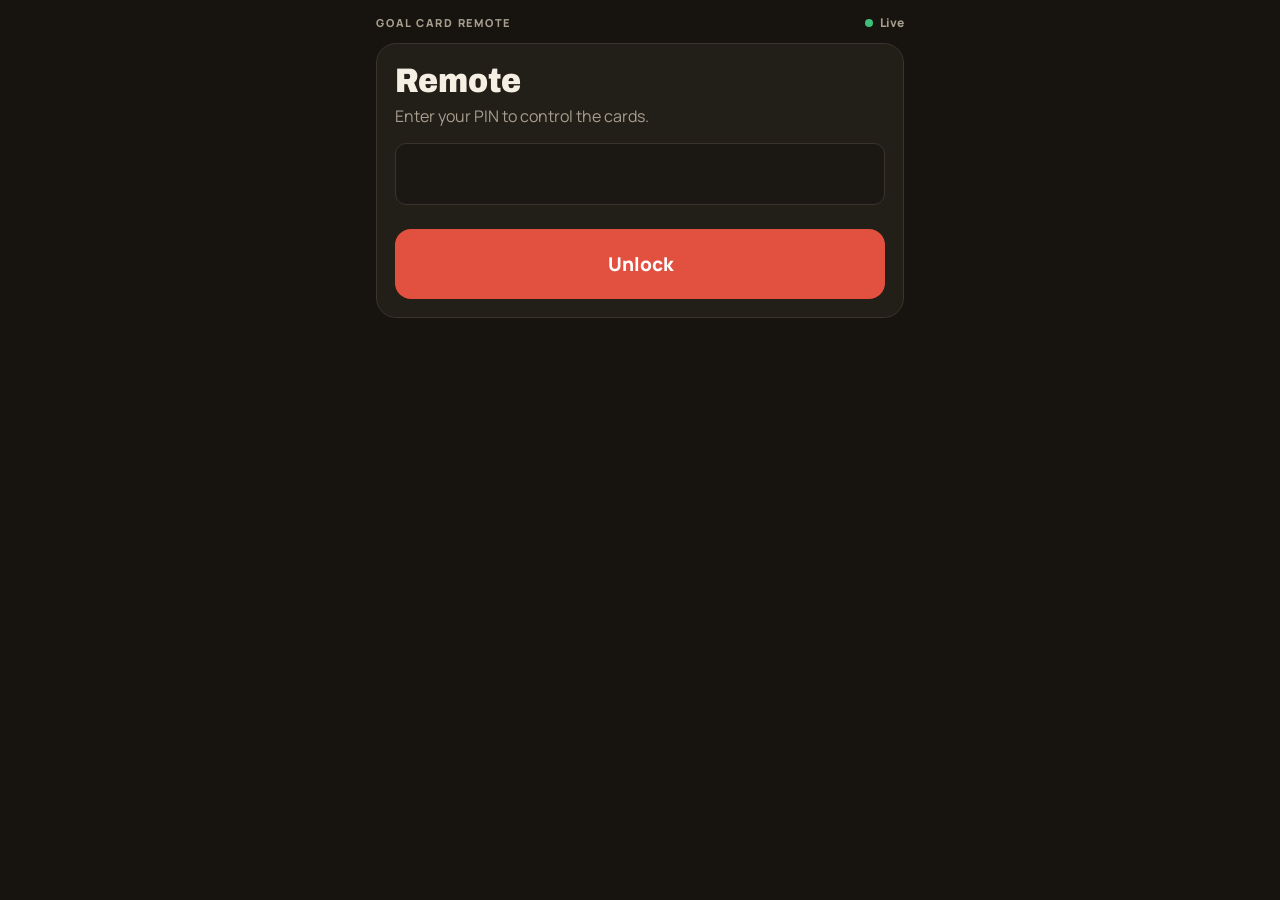
<file: card-remote.html>
<!doctype html>
<html lang="en">
<head>
<meta charset="utf-8">
<meta name="viewport" content="width=device-width, initial-scale=1, viewport-fit=cover">
<meta name="theme-color" content="#17140F">
<meta name="robots" content="noindex">
<title>Goal Card Remote</title>
<link rel="icon" href="data:image/svg+xml,%3Csvg xmlns='http://www.w3.org/2000/svg' viewBox='0 0 64 64'%3E%3Crect width='64' height='64' rx='14' fill='%23D2402F'/%3E%3Cpath d='M24 18l18 14-18 14z' fill='%23fff'/%3E%3C/svg%3E">
<link rel="preconnect" href="https://fonts.googleapis.com">
<link rel="preconnect" href="https://fonts.gstatic.com" crossorigin>
<link href="https://fonts.googleapis.com/css2?family=Archivo:wdth,wght@75..125,500..900&family=Manrope:wght@400;500;600;700;800&display=swap" rel="stylesheet">
<style>
:root{--bg:#17140F;--panel:#221E18;--edge:#3A342B;--text:#F5EFE3;--soft:#A79E8E;--red:#E2513F;--green:#3DBE7A}
*{box-sizing:border-box;-webkit-tap-highlight-color:transparent}
html,body{margin:0;background:var(--bg);color:var(--text);font-family:Manrope,system-ui,sans-serif}
.wrap{max-width:560px;margin:0 auto;padding:14px 16px calc(150px + env(safe-area-inset-bottom));min-height:100dvh;display:flex;flex-direction:column;gap:12px}
h1,h2{font-family:Archivo,system-ui,sans-serif;font-stretch:88%;margin:0}
.top{display:flex;justify-content:space-between;align-items:center;gap:10px}
.tag{font-size:11px;font-weight:800;letter-spacing:.16em;text-transform:uppercase;color:var(--soft)}
.stats{display:flex;align-items:center;gap:12px;font-size:12px;font-weight:800;color:var(--soft)}
.live{display:flex;align-items:center;gap:7px}
.live i{width:8px;height:8px;border-radius:50%;background:var(--green)}
.live.bad i{background:var(--red)}
.ppl b{color:var(--text)}
.tabs{display:flex;background:var(--panel);border-radius:12px;padding:4px}
.tabs button{flex:1;background:none;border:0;color:var(--soft);font:inherit;font-weight:800;padding:10px;border-radius:9px;cursor:pointer}
.tabs button.on{background:var(--text);color:var(--bg)}
.panel{background:var(--panel);border:1px solid var(--edge);border-radius:20px;padding:18px}
.now small{display:block;font-size:11px;font-weight:800;letter-spacing:.14em;color:var(--red);text-transform:uppercase}
.now h1{font-size:clamp(24px,7vw,32px);font-weight:900;line-height:1.05;margin:8px 0 6px}
.now .ref{margin-top:8px;font-size:13px;font-weight:700;color:var(--soft)}
.script{background:#FFFDF8;color:#14204A;border-radius:20px;padding:8px 18px 12px}
.script.empty{padding:18px;color:#8C8375;font-size:15px}
.beat{padding:14px 0;border-top:1px solid #ECE4D6}
.beat:first-child{border-top:0}
.beat .lab{display:inline-block;font-size:10.5px;font-weight:800;letter-spacing:.16em;border-radius:6px;padding:3px 7px;margin-bottom:7px}
.beat.say .lab{background:#D2402F;color:#fff}
.beat.say p{margin:0;font-size:20px;line-height:1.45;font-weight:700;color:#14204A}
.beat.read{background:#EEF1F8;border-radius:14px;padding:14px;margin:6px 0;border-top:0}
.beat.read + .beat{border-top:0}
.beat.read .lab{background:#14204A;color:#fff}
.beat.read .ref{font-size:12px;font-weight:800;letter-spacing:.12em;text-transform:uppercase;color:#14204A;margin:0 0 4px}
.beat.read p{margin:0;font-size:20px;line-height:1.45;font-weight:600;color:#14204A}
.beat.do{display:flex;gap:10px;align-items:baseline}
.beat.do .lab{flex:none;background:none;color:#9A9080;border:1px solid #D9D0C0;margin:0}
.beat.do p{margin:0;font-size:14.5px;line-height:1.45;font-weight:600;color:#8C8375}
.beat.next{background:#FCEDEA;border-radius:14px;padding:14px;margin:6px 0;border:1.5px dashed #D2402F}
.beat.next .lab{background:#fff;color:#D2402F;border:1px solid #D2402F}
.beat.next p{margin:0;font-size:20px;line-height:1.45;font-weight:700;color:#14204A}
.beat.next + .beat{border-top:0}
#run > .legend,#run > .script,#run > .upnext{order:2}
#run > #extra{order:3}
#run > #extra.top{order:1}
.legend{display:flex;flex-wrap:wrap;gap:14px;font-size:11.5px;font-weight:700;color:var(--soft)}
.legend b{font-size:10px;letter-spacing:.14em;padding:2px 6px;border-radius:5px;margin-right:5px}
.legend .s{background:#D2402F;color:#fff}.legend .r{background:#EEF1F8;color:#14204A}.legend .n{border:1px dashed #D2402F;color:#E2513F}.legend .d{border:1px solid #5A5246;color:#A79E8E}
.upnext{font-size:13px;color:var(--soft);font-weight:700}
.upnext b{color:var(--text)}
.bars{display:grid;gap:8px;margin-top:4px}
.barrow{position:relative;background:#1B1813;border:1px solid var(--edge);border-radius:11px;padding:11px 12px;display:flex;justify-content:space-between;font-weight:700;font-size:15px;overflow:hidden}
.barrow i{position:absolute;left:0;top:0;bottom:0;background:rgba(226,81,63,.32);transition:width .6s}
.barrow span{position:relative}
.timerbox{display:flex;align-items:center;gap:12px}
.timerbox .t{font-family:Archivo,system-ui,sans-serif;font-weight:900;font-size:40px;min-width:76px}
.dock{position:fixed;left:0;right:0;bottom:0;background:linear-gradient(transparent,var(--bg) 22%);padding:24px 16px calc(14px + env(safe-area-inset-bottom))}
.ctrl{max-width:560px;margin:0 auto;display:grid;grid-template-columns:1fr 2.2fr;gap:10px}
.btn{appearance:none;border:0;font:inherit;font-weight:800;font-size:16px;border-radius:16px;padding:16px;cursor:pointer;transition:transform .1s,opacity .2s}
.btn:active{transform:scale(.97)}
.btn.next{background:var(--red);color:#fff;font-size:19px;padding:22px 14px}
.btn.prev{background:var(--panel);color:var(--text);border:1px solid var(--edge)}
.btn.sm{font-size:14px;padding:11px 14px;border-radius:12px}
.btn.line{background:none;border:1px solid var(--edge);color:var(--text)}
.btn.go{background:var(--text);color:var(--bg)}
.btn[disabled]{opacity:.3;pointer-events:none}
.chips{display:flex;gap:5px;overflow-x:auto;padding-bottom:2px}
.chips button{flex:1 0 32px;background:var(--panel);border:1px solid var(--edge);color:var(--soft);font:inherit;font-family:Archivo,system-ui,sans-serif;font-weight:800;font-size:15px;padding:11px 0;border-radius:11px;cursor:pointer}
.chips button.done{color:var(--text)}
.chips button.on{background:var(--text);color:var(--bg);border-color:var(--text)}
.toggle{display:flex;justify-content:space-between;align-items:center;gap:14px}
.toggle b{display:block;font-size:15px}
.toggle span{font-size:13px;color:var(--soft)}
.sw{position:relative;width:52px;height:30px;flex:none;margin:0!important}
.sw input{opacity:0;width:0;height:0}
.sw i{position:absolute;inset:0;background:#3A342B;border-radius:30px;transition:.2s;cursor:pointer}
.sw i:before{content:'';position:absolute;width:24px;height:24px;left:3px;top:3px;border-radius:50%;background:#fff;transition:.2s}
.sw input:checked+i{background:var(--green)}
.sw input:checked+i:before{transform:translateX(22px)}
.links{display:grid;gap:10px}
.link{display:flex;justify-content:space-between;align-items:center;gap:10px;font-size:14px}
.link code{color:var(--soft);font-size:12.5px}
label{display:block;font-size:11px;font-weight:800;letter-spacing:.12em;text-transform:uppercase;color:var(--soft);margin:14px 0 6px}
input[type=text],input[type=password],textarea{width:100%;font:inherit;font-size:15px;color:var(--text);background:#1B1813;border:1px solid var(--edge);border-radius:11px;padding:11px 12px;outline:none;resize:vertical}
input:focus,textarea:focus{border-color:var(--soft)}
.stepedit{border-top:1px solid var(--edge);margin-top:18px;padding-top:4px}
.stepedit h2{font-size:18px;margin-top:12px}
.stepedit h2 em{font-style:normal;font-family:Manrope,system-ui,sans-serif;font-size:11px;font-weight:800;letter-spacing:.12em;color:var(--red);margin-left:8px;text-transform:uppercase}
.msg{font-size:13px;font-weight:700;min-height:18px}
.msg.ok{color:var(--green)} .msg.err{color:var(--red)}
.pin h1{font-size:34px;font-weight:900;margin-bottom:6px}
.pin p{color:var(--soft);margin:0 0 16px}
.pin input{font-size:28px;letter-spacing:.3em;text-align:center}
.note{font-size:12.5px;color:var(--soft);margin-top:6px}
.hide{display:none!important}
</style>
</head>
<body>
<div class="wrap">
  <div class="top">
    <div class="tag" id="evName">Goal Card Remote</div>
    <div class="stats"><span class="ppl hide" id="ppl"><b>0</b> phones</span><span class="live" id="live"><i></i><span>Live</span></span></div>
  </div>

  <div class="panel pin" id="pinView">
    <h1>Remote</h1>
    <p>Enter your PIN to control the cards.</p>
    <input type="password" inputmode="numeric" id="pin" maxlength="12" autocomplete="off">
    <div class="msg err" id="pinMsg"></div>
    <button class="btn next" style="width:100%;margin-top:6px" id="pinGo">Unlock</button>
  </div>

  <div id="app" class="hide" style="display:flex;flex-direction:column;gap:12px">
    <div class="tabs"><button class="on" data-t="run">Run</button><button data-t="edit">Edit</button><button data-t="more">More</button></div>

    <section id="run" style="display:flex;flex-direction:column;gap:12px">
      <div class="chips" id="chips"></div>
      <div class="panel now" id="now"></div>
      <div class="legend"><span><b class="s">SAY</b>out loud</span><span><b class="r">READ</b>scripture</span><span><b class="n">NEXT</b>bridge, then tap</span><span><b class="d">DO</b>just for you</span></div>
      <div class="script" id="script"></div>
      <div class="panel hide" id="extra"></div>
      <div class="upnext" id="upnext"></div>
    </section>

    <section id="more" class="hide" style="display:flex;flex-direction:column;gap:12px">
      <div class="panel toggle">
        <div><b>Open all cards</b><span>Backup if the remote stops working. Everyone moves at their own pace.</span></div>
        <label class="sw"><input type="checkbox" id="free"><i></i></label>
      </div>
      <div class="panel links">
        <div class="link"><div><b>Audience link</b><br><code id="aLink"></code></div><button class="btn sm line" data-copy="a">Copy</button></div>
        <div class="link"><div><b>Big screen</b><br><code id="sLink"></code></div><button class="btn sm line" data-copy="s">Copy</button></div>
      </div>
      <div class="panel" id="hostPanel">
        <b>Your profile in the room</b>
        <p class="note" style="margin:6px 0 12px">You show at the top of everyone's list as their speaker. Add a photo so they recognise you.</p>
        <div style="display:flex;gap:12px;align-items:center">
          <label style="margin:0;cursor:pointer"><span id="hostPic" style="width:60px;height:60px;border-radius:50%;background:#14204A;display:grid;place-items:center;overflow:hidden;font-family:Archivo;font-weight:900;color:#fff;font-size:22px">G</span><input type="file" accept="image/*" id="hostPhoto" hidden></label>
          <div style="flex:1"><input type="text" id="hostName" value="Genie" style="margin-bottom:8px"><input type="tel" id="hostPhone" placeholder="Your WhatsApp number (optional)"></div>
        </div>
        <button class="btn sm line" id="hostSave" style="width:100%;margin-top:10px">Save my profile</button>
        <div class="msg" id="hostMsg"></div>
      </div>
      <div class="panel">
        <b>People who picked you</b> <span class="note" id="pairStats"></span>
        <div id="hostList" style="margin-top:10px;display:grid;gap:8px"><p class="note">Nobody yet.</p></div>
      </div>
      <div class="panel">
        <b>Start fresh</b>
        <p class="note" style="margin:6px 0 12px">Closes every card and clears the poll and phone count. People's profiles and pairs are kept so they can come back to them.</p>
        <button class="btn sm line" id="reset" style="width:100%">Reset the room</button>
      </div>
    </section>

    <section id="edit" class="hide">
      <div class="panel">
        <label>Title</label><input type="text" id="f_title">
        <label>Church or event name</label><input type="text" id="f_host">
        <label>Logo link</label><input type="text" id="f_logo" placeholder="/card-assets/logo.png">
        <p class="note">Shows at the top of every phone and on the lock screen. Leave empty to show the name instead.</p>
        <label>Welcome note</label><textarea id="f_intro" rows="2"></textarea>
        <label>Your script for the welcome screen</label><textarea id="f_intro_notes" rows="5"></textarea>
        <p class="note">Script format: start each paragraph with SAY: (you read it out), READ: (reference on the first line, verse below), NEXT: (your bridge line before tapping) or DO: (a note just for you). Leave a blank line between paragraphs. In a poll script, {top1} and {top2} fill in with the live top answers. In questions, {name} becomes each person&rsquo;s first name.</p>
        <div id="f_steps"></div>
        <div class="stepedit">
          <h2>Their card at the end</h2>
          <label>Lock screen verse reference</label><input type="text" id="f_wall_ref">
          <label>Lock screen verse</label><textarea id="f_wall_verse" rows="2"></textarea>
          <label>Your script for the reveal</label><textarea id="f_reveal_notes" rows="5"></textarea>
        </div>
        <div class="stepedit">
          <h2>Change PIN</h2>
          <label>New PIN (leave empty to keep)</label><input type="text" inputmode="numeric" id="f_newpin" maxlength="12">
        </div>
        <div class="msg" id="saveMsg" style="margin-top:14px"></div>
        <button class="btn next" style="width:100%;margin-top:8px" id="save">Save changes</button>
      </div>
    </section>
  </div>
</div>

<div class="dock hide" id="dock">
  <div class="ctrl">
    <button class="btn prev" id="prev">Back</button>
    <button class="btn next" id="next">Open card 1</button>
  </div>
</div>

<script>
const SB_URL = 'https://vbafqulhbskaswkyjjdn.supabase.co';
const SB_KEY = 'sb_publishable_XK50Ttn1qZW7HvNz1EMFhQ_gzsvAFko';
const SLUG = (new URLSearchParams(location.search).get('e') || 'rlc').toLowerCase();
const PK = 'goalcard-pin:' + SLUG;
const $ = s => document.querySelector(s);
const esc = s => String(s ?? '').replace(/[&<>"']/g, c => ({'&':'&amp;','<':'&lt;','>':'&gt;','"':'&quot;',"'":'&#39;'}[c]));
let ev = null, st = {}, pin = '', busy = false, timerEnd = null, tick = null, tab = 'run';

const qs = SLUG === 'rlc' ? '' : '?e=' + SLUG;
const aURL = location.origin + '/card' + qs, sURL = location.origin + '/card/screen' + qs;
$('#aLink').textContent = aURL.replace(/^https?:\/\//,''); $('#sLink').textContent = sURL.replace(/^https?:\/\//,'');
document.querySelectorAll('[data-copy]').forEach(b => b.onclick = async () => {
  try{ await navigator.clipboard.writeText(b.dataset.copy==='a'?aURL:sURL); b.textContent='Copied'; setTimeout(()=>b.textContent='Copy',1200) }catch(e){}
});

async function getEv(){
  const r = await fetch(`${SB_URL}/rest/v1/goalcard_events?slug=eq.${SLUG}&select=*`, {headers:{apikey:SB_KEY}, cache:'no-store'});
  if(!r.ok) throw new Error('load'); return (await r.json())[0];
}
async function rpc(fn, body){
  const r = await fetch(`${SB_URL}/rest/v1/rpc/${fn}`, {method:'POST', headers:{apikey:SB_KEY,'Content-Type':'application/json'}, body:JSON.stringify(body)});
  const t = await r.text(); let j = null; try{ j = t ? JSON.parse(t) : null }catch(e){}
  if(!r.ok) throw new Error((j && j.message) || 'Failed');
  return j;
}
function setLive(ok){ $('#live').classList.toggle('bad', !ok); $('#live span').textContent = ok ? 'Live' : 'Reconnecting'; }
const N = () => ev.steps.length, REVEAL = () => N() + 1;

async function setStep(step, free){
  if(busy) return; busy = true;
  try{
    ev = await rpc('goalcard_set_step', {p_slug:SLUG, p_pin:pin, p_step:step, p_free: free ?? null});
    timerEnd = null; st.counts = {};
    setLive(true); draw(); refresh();
    try{ navigator.vibrate && navigator.vibrate(30) }catch(e){}
  }catch(e){ setLive(false); if(/PIN/.test(e.message)) logout(); }
  busy = false;
}

function stepInfo(i){
  if(i===0) return {k:'Welcome screen is showing', h:'People scan and type their first name', notes:ev.intro_notes};
  if(i>=REVEAL()) return {k:'Their card is open', h:'Worry crossed out. Lock screen. WhatsApp.', notes:ev.reveal_notes, r:ev.wall_ref};
  const s = ev.steps[i-1];
  const kind = s.letter ? `${s.letter} · ${s.word}` : s.type==='poll' ? 'Room poll' : s.type==='pair' ? 'Pair moment' : 'Card';
  return {k:`${kind}  ·  card ${i} of ${N()}`, h:(s.q0||s.q).replace(/\{name\},?\s*/g,'').replace(/,\s*\{name\}/g,'').replace(/^./,c=>c.toUpperCase()), notes:s.notes, r:s.ref ? `${s.ref}: ${s.verse}` : '', s};
}

function topAnswers(){
  const i = ev.current_step, s = i>=1 && i<=N() ? ev.steps[i-1] : null;
  if(!s || s.type!=='poll') return ['[top answer]','[second answer]'];
  const c = st.counts || {};
  const r = (s.options||[]).map((o,k)=>({o, n:+(c[k]||0)})).sort((a,b)=>b.n-a.n);
  const nm = x => x && x.n ? x.o.toLowerCase() : null;
  return [nm(r[0]) || '[top answer]', nm(r[1]) || '[second answer]'];
}
function renderScript(notes){
  const box = $('#script');
  if(!notes || !notes.trim()){ box.className='script empty'; box.textContent='No script for this card yet. Add one in Edit.'; return; }
  box.className = 'script';
  const [t1,t2] = topAnswers();
  const paras = notes.replace(/\{top1\}/g,t1).replace(/\{top2\}/g,t2).split(/\n\s*\n/).map(x=>x.trim()).filter(Boolean);
  box.innerHTML = paras.map(p => {
    const m = p.match(/^(SAY|DO|READ|NEXT)\s*:\s*/i); const kind = m ? m[1].toLowerCase() : 'do';
    let body = m ? p.slice(m[0].length) : p;
    if(kind==='read'){
      const lines = body.split('\n'); const ref = lines.shift();
      return `<div class="beat read"><span class="lab">READ</span><div class="ref">${esc(ref)}</div><p>${esc(lines.join(' '))}</p></div>`;
    }
    return `<div class="beat ${kind}"><span class="lab">${kind==='next'?'NEXT · SAY, THEN TAP':kind.toUpperCase()}</span><p>${esc(body)}</p></div>`;
  }).join('');
}

function draw(){
  if(!ev) return;
  $('#evName').textContent = ev.host || ev.title;
  const i = ev.current_step, t = stepInfo(i);
  $('#now').innerHTML = `<small>${esc(t.k)}</small><h1>${esc(t.h)}</h1>`;
  renderScript(t.notes);
  // up next
  const n = i+1;
  $('#upnext').innerHTML = n<=N() ? `Up next: <b>${esc(stepInfo(n).h)}</b>` : n===REVEAL() ? 'Up next: <b>their full card</b>' : '';
  // controls
  $('#prev').disabled = i<=0; $('#next').disabled = i>=REVEAL();
  $('#next').textContent = i>=REVEAL() ? 'All open' : i===N() ? 'Show their card' : i===0 ? 'Open card 1' : `Open card ${i+1}`;
  const labs = ['S', ...ev.steps.map((s,k)=>s.letter || String(k+1)), '✓'];
  $('#chips').innerHTML = labs.map((l,k)=>`<button data-n="${k}" class="${k<i?'done':''} ${k===i?'on':''}">${l}</button>`).join('');
  $('#chips').querySelectorAll('button').forEach(b => b.onclick = () => setStep(+b.dataset.n));
  $('#free').checked = !!ev.free_mode;
  drawExtra();
}

function drawExtra(){
  const box = $('#extra'); const i = ev.current_step; const s = i>=1 && i<=N() ? ev.steps[i-1] : null;
  clearInterval(tick); tick = null;
  if(!s || (s.type!=='poll' && s.type!=='pair')){ box.classList.add('hide'); return; }
  box.classList.remove('hide');
  box.classList.toggle('top', s.type==='poll');
  if(s.type==='poll'){
    const c = st.counts || {}; const total = Object.values(c).reduce((a,b)=>a+(+b||0),0);
    const rows = (s.options||[]).map((o,k)=>({o, n:+(c[k]||0)})).sort((a,b)=>b.n-a.n);
    box.innerHTML = `<div class="tag" style="margin-bottom:10px">Live results · ${total} ${total===1?'vote':'votes'}</div><div class="bars">${
      rows.map(r=>{const p = total?Math.round(r.n*100/total):0; return `<div class="barrow"><i style="width:${p}%"></i><span>${esc(r.o)}</span><span>${p}%</span></div>`}).join('')}</div>`;
  } else {
    const secs = s.seconds || 60;
    box.innerHTML = `<div class="timerbox"><div class="t" id="tleft">${fmt(secs*1000)}</div>
      <button class="btn go" id="tstart" style="flex:1">${timerEnd?'Restart':'Start'} ${secs}s timer</button>
      <button class="btn sm line" id="tstop">Stop</button></div>`;
    $('#tstart').onclick = async () => { try{ await rpc('goalcard_start_timer',{p_slug:SLUG,p_pin:pin,p_seconds:secs}); timerEnd = Date.now()+secs*1000; drawExtra(); }catch(e){ setLive(false); } };
    $('#tstop').onclick = async () => { try{ await rpc('goalcard_start_timer',{p_slug:SLUG,p_pin:pin,p_seconds:0}); timerEnd = null; drawExtra(); }catch(e){} };
    if(timerEnd){
      const f = () => { const l = Math.max(0, timerEnd-Date.now()); const el = $('#tleft'); if(el) el.textContent = fmt(l); if(l<=0){ clearInterval(tick); tick=null; try{navigator.vibrate&&navigator.vibrate([80,60,80])}catch(e){} } };
      f(); tick = setInterval(f, 250);
    }
  }
}
const fmt = ms => { const s = Math.ceil(ms/1000); return Math.floor(s/60)+':'+String(s%60).padStart(2,'0'); };

async function refresh(){
  try{
    const s = await rpc('goalcard_state', {p_slug:SLUG});
    setLive(true); if(!s) return;
    const changed = ev && (s.updated_at !== ev.updated_at);
    if(changed && !busy){ ev = await getEv(); }
    const oldCounts = JSON.stringify(st.counts||{});
    st = s;
    $('#ppl').classList.toggle('hide', !s.people); $('#ppl b').textContent = s.people || 0;
    const te = s.timer_ms != null ? Date.now() + s.timer_ms : null;
    const timerChanged = (!!te) !== (!!timerEnd) || (te && Math.abs(te - timerEnd) > 1500);
    if(timerChanged) timerEnd = te;
    if(changed) draw(); else if(oldCounts !== JSON.stringify(s.counts||{}) || timerChanged){ drawExtra(); renderScript(stepInfo(ev.current_step).notes); }
  }catch(e){ setLive(false); }
}

function stepEditor(s,i){
  const kind = s.type==='poll' ? 'Room poll' : s.type==='pair' ? 'Pair moment' : 'Question';
  return `<div class="stepedit" data-i="${i}">
    <h2>Card ${i+1}<em>${kind}</em></h2>
    <label>${s.type==='pair'?'Title':'Question'}</label><input type="text" data-f="q" value="${esc(s.q)}">
    <label>Helper line</label><input type="text" data-f="hint" value="${esc(s.hint)}">
    ${s.type==='question' ? `<label>Example answer</label><input type="text" data-f="ex" value="${esc(s.ex)}">` : ''}
    ${s.type==='poll' ? `<label>Options (one per line)</label><textarea data-f="options" rows="6">${esc((s.options||[]).join('\n'))}</textarea>` : ''}
    ${s.type==='pair' ? `<label>Timer seconds</label><input type="text" inputmode="numeric" data-f="seconds" value="${esc(s.seconds||60)}">` : ''}
    <label>Scripture reference</label><input type="text" data-f="ref" value="${esc(s.ref)}">
    <label>Verse</label><textarea data-f="verse" rows="2">${esc(s.verse)}</textarea>
    <label>Your script</label><textarea data-f="notes" rows="6">${esc(s.notes)}</textarea>
  </div>`;
}
function fillEdit(){
  $('#f_title').value = ev.title; $('#f_host').value = ev.host; $('#f_intro').value = ev.intro; $('#f_logo').value = ev.logo_url || '';
  $('#f_intro_notes').value = ev.intro_notes || ''; $('#f_reveal_notes').value = ev.reveal_notes || '';
  $('#f_wall_ref').value = ev.wall_ref; $('#f_wall_verse').value = ev.wall_verse; $('#f_newpin').value = '';
  $('#f_steps').innerHTML = ev.steps.map(stepEditor).join('');
}
$('#save').onclick = async () => {
  const steps = [...document.querySelectorAll('#f_steps .stepedit')].map(d => {
    const o = {...ev.steps[+d.dataset.i]};
    d.querySelectorAll('[data-f]').forEach(f => {
      const v = f.value.trim();
      if(f.dataset.f==='options') o.options = v.split('\n').map(x=>x.trim()).filter(Boolean);
      else if(f.dataset.f==='seconds') o.seconds = Math.max(10, Math.min(600, parseInt(v)||60));
      else o[f.dataset.f] = v;
    });
    return o;
  });
  const np = $('#f_newpin').value.trim();
  const m = $('#saveMsg'); m.className='msg'; m.textContent='Saving...';
  try{
    ev = await rpc('goalcard_update_event', {p_slug:SLUG, p_pin:pin, p_title:$('#f_title').value.trim(), p_host:$('#f_host').value.trim(),
      p_intro:$('#f_intro').value.trim(), p_steps:steps, p_wall_ref:$('#f_wall_ref').value.trim(), p_wall_verse:$('#f_wall_verse').value.trim(),
      p_new_pin: np.length>=4 ? np : null, p_logo_url:$('#f_logo').value.trim(), p_intro_notes:$('#f_intro_notes').value, p_reveal_notes:$('#f_reveal_notes').value});
    if(np.length>=4){ pin = np; try{localStorage.setItem(PK,pin)}catch(e){} }
    m.className='msg ok'; m.textContent = np && np.length<4 ? 'Saved. PIN not changed (use 4 or more digits).' : 'Saved. Phones update in a few seconds.';
    draw();
  }catch(e){ m.className='msg err'; m.textContent = e.message; }
};

$('#next').onclick = () => setStep(Math.min(REVEAL(), ev.current_step + 1));
$('#prev').onclick = () => setStep(Math.max(0, ev.current_step - 1));
$('#free').onchange = e => setStep(ev.current_step, e.target.checked);
$('#reset').onclick = async () => {
  if(!confirm('Close every card and clear the poll and phone count?')) return;
  try{ await rpc('goalcard_reset_room', {p_slug:SLUG, p_pin:pin}); ev = await getEv(); st = {}; timerEnd = null; draw(); refresh(); }catch(e){}
};
document.querySelectorAll('.tabs button').forEach(b => b.onclick = () => {
  tab = b.dataset.t;
  document.querySelectorAll('.tabs button').forEach(x => x.classList.toggle('on', x===b));
  ['run','edit','more'].forEach(id => $('#'+id).classList.toggle('hide', id!==tab));
  $('#dock').classList.toggle('hide', tab!=='run');
  if(tab==='edit') fillEdit();
  if(tab==='more') loadHost();
});

async function unlock(p){
  pin = p; $('#pinMsg').textContent = '';
  try{
    ev = ev || await getEv();
    if(!ev){ $('#pinMsg').textContent = 'Event not found.'; return; }
    ev = await rpc('goalcard_set_step', {p_slug:SLUG, p_pin:pin, p_step:ev.current_step, p_free:null});
    try{ localStorage.setItem(PK, pin) }catch(e){}
    $('#pinView').classList.add('hide'); $('#app').classList.remove('hide'); $('#dock').classList.remove('hide');
    draw(); refresh();
  }catch(e){ $('#pinMsg').textContent = /PIN/.test(e.message) ? 'Wrong PIN.' : 'Could not connect. Check your data.'; }
}
function logout(){ try{localStorage.removeItem(PK)}catch(e){} $('#app').classList.add('hide'); $('#dock').classList.add('hide'); $('#pinView').classList.remove('hide'); $('#pinMsg').textContent='PIN no longer valid.'; }
$('#pinGo').onclick = () => unlock($('#pin').value.trim());
$('#pin').addEventListener('keydown', e => { if(e.key==='Enter') unlock($('#pin').value.trim()); });

setInterval(() => { if(document.hidden || !ev || $('#app').classList.contains('hide') || busy || tab==='edit') return; refresh(); }, 2500);
document.addEventListener('visibilitychange', () => { if(!document.hidden && ev) refresh(); });


let hostPhotoData = null;
async function compressPhoto(file){
  const url = URL.createObjectURL(file);
  const img = await new Promise((res, rej) => { const i = new Image(); i.onload = () => res(i); i.onerror = rej; i.src = url; });
  const S = 200, c = document.createElement('canvas'); c.width = S; c.height = S;
  const ctx = c.getContext('2d'); const m = Math.min(img.width, img.height);
  ctx.drawImage(img, (img.width-m)/2, (img.height-m)/2, m, m, 0, 0, S, S);
  URL.revokeObjectURL(url); return c.toDataURL('image/jpeg', .75);
}
$('#hostPhoto').addEventListener('change', async e => {
  const f = e.target.files && e.target.files[0]; if(!f) return;
  try{ hostPhotoData = await compressPhoto(f); $('#hostPic').innerHTML = `<img src="${hostPhotoData}" style="width:100%;height:100%;object-fit:cover">`; }catch(err){}
});
$('#hostSave').onclick = async () => {
  const m = $('#hostMsg'); m.className = 'msg'; m.textContent = 'Saving...';
  try{ await rpc('goalcard_host_profile', {p_slug:SLUG, p_pin:pin, p_name:$('#hostName').value.trim() || 'Genie', p_photo:hostPhotoData, p_phone:$('#hostPhone').value.trim()});
    m.className = 'msg ok'; m.textContent = 'Saved. Phones show it within a few seconds.'; }catch(e){ m.className = 'msg err'; m.textContent = e.message; }
};
async function loadHost(){
  try{
    const h = await rpc('goalcard_host_links', {p_slug:SLUG, p_pin:pin});
    $('#pairStats').textContent = `· ${h.paired} of ${h.people} paired`;
    const L = h.mine || [];
    $('#hostList').innerHTML = L.length ? L.map(p => {
      let d = String(p.phone||'').replace(/[^0-9]/g,''); if(d.length===11 && d.startsWith('0')) d = '234' + d.slice(1);
      return `<div style="background:#1B1813;border:1px solid var(--edge);border-radius:12px;padding:10px 12px"><b>${esc(p.name)}</b><div class="note" style="margin-top:2px">${esc(p.goal || 'No goal yet')}${p.when ? ' · by ' + esc(p.when) : ''}</div>${d.length>=10 ? `<a class="note" style="color:#3DBE7A;font-weight:800" target="_blank" href="https://wa.me/${d}">WhatsApp ${esc(p.phone)}</a>` : ''}</div>`; }).join('') : '<p class="note">Nobody yet.</p>';
  }catch(e){}
}
setInterval(() => { if(tab==='more' && pin) loadHost(); }, 6000);
let saved = ''; try{ saved = localStorage.getItem(PK) || '' }catch(e){}
if(saved) unlock(saved);
</script>
</body>
</html>
</file>
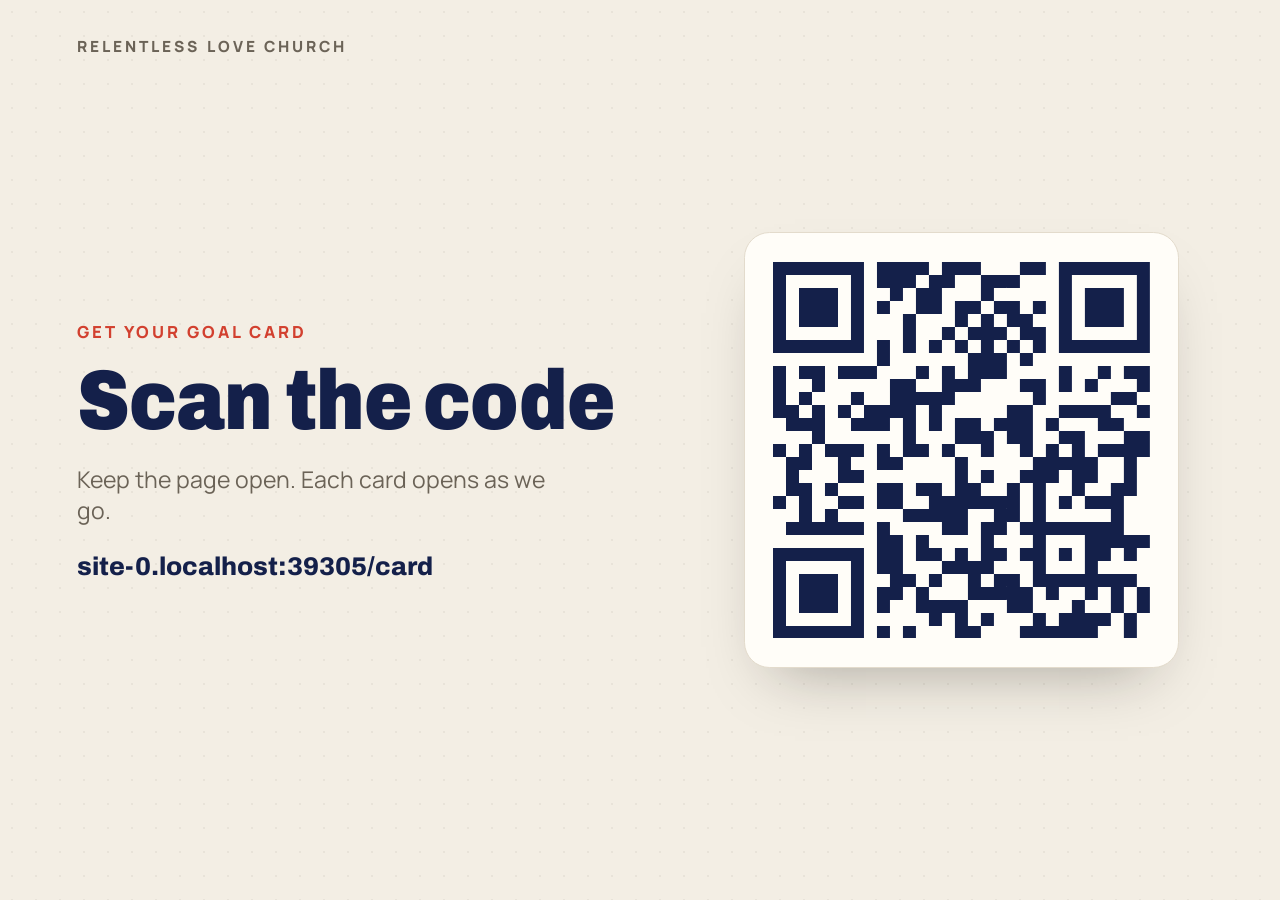
<file: card-screen.html>
<!doctype html>
<html lang="en">
<head>
<meta charset="utf-8">
<meta name="viewport" content="width=device-width, initial-scale=1">
<meta name="robots" content="noindex">
<title>Goal Card</title>
<link rel="preconnect" href="https://fonts.googleapis.com">
<link rel="preconnect" href="https://fonts.gstatic.com" crossorigin>
<link href="https://fonts.googleapis.com/css2?family=Archivo:wdth,wght@75..125,500..900&family=Manrope:wght@500;700;800&display=swap" rel="stylesheet">
<script src="/card-assets/qrcode.js"></script>
<script src="/card-assets/art.js"></script>
<style>
*{box-sizing:border-box}
html,body{margin:0;height:100%;background:#F3EEE4;color:#14204A;font-family:Manrope,system-ui,sans-serif;overflow:hidden}
body{background-image:radial-gradient(rgba(23,20,15,.05) 1px,transparent 1px);background-size:24px 24px}
.s{height:100vh;display:grid;grid-template-columns:1.2fr 1fr;gap:5vw;align-items:center;padding:6vh 6vw}
.top{position:fixed;top:4vh;left:6vw;right:6vw;display:flex;justify-content:space-between;align-items:center}
.brand{font-size:1.2vw;font-weight:800;letter-spacing:.2em;text-transform:uppercase;color:#6B6357;display:flex;align-items:center}
.brand{gap:1vw}
.brand img{height:6vh;width:6vh;border-radius:50%}
.ppl{font-size:1.2vw;font-weight:800;color:#6B6357}
.ppl b{color:#14204A;font-family:Archivo,system-ui,sans-serif;font-size:1.8vw}
.kick{font-size:1.3vw;font-weight:800;letter-spacing:.18em;text-transform:uppercase;color:#D2402F}
h1{font-family:Archivo,system-ui,sans-serif;font-stretch:85%;font-weight:900;font-size:6.6vw;line-height:.95;margin:2vh 0 2.5vh;letter-spacing:-.01em}
p{font-size:1.8vw;color:#6B6357;margin:0;max-width:34ch;line-height:1.35}
.verse{margin-top:3.5vh;font-size:1.5vw;color:#14204A;max-width:40ch;line-height:1.4}
.verse b{display:block;font-size:1.1vw;letter-spacing:.14em;color:#D2402F;margin-bottom:.6vh}
.url{margin-top:3vh;font-family:Archivo,system-ui,sans-serif;font-weight:800;font-size:2vw}
.right{display:flex;flex-direction:column;align-items:center;justify-content:center;gap:2vh}
.qrbox{background:#FFFDF8;border:1px solid #E3DBCC;border-radius:2vw;padding:2.2vw;width:min(34vw,62vh);aspect-ratio:1;display:grid;place-items:center;box-shadow:0 30px 60px -30px rgba(23,20,15,.35)}
#qr,#qr svg{width:100%;height:auto;display:block}
#qrSmall svg{width:100%;height:auto;display:block}
.artbox{width:min(36vw,64vh)}
.artbox svg{width:100%;height:auto}
.bars{width:100%;display:grid;gap:1.4vh}
.bar{position:relative;background:#FFFDF8;border:1px solid #E3DBCC;border-radius:1.2vw;padding:1.6vh 1.4vw;display:flex;justify-content:space-between;font-weight:800;font-size:1.7vw;overflow:hidden}
.bar i{position:absolute;left:0;top:0;bottom:0;background:#F7DCD5;transition:width .8s cubic-bezier(.2,.8,.2,1)}
.bar.win{border-color:#D2402F}
.bar.win i{background:#F0B4A8}
.bar.win span:last-child{color:#D2402F}
.bar span{position:relative}
.total{font-size:1.2vw;font-weight:800;color:#6B6357;letter-spacing:.12em;text-transform:uppercase}
.clock{font-family:Archivo,system-ui,sans-serif;font-weight:900;font-size:16vw;line-height:1;color:#14204A}
.clock.done{color:#D2402F}
.mini{display:flex;align-items:center;gap:1.2vw;margin-top:3vh}
.mini .q{width:8vw;background:#FFFDF8;border-radius:.8vw;padding:.5vw}
.mini span{font-size:1.2vw;color:#6B6357;font-weight:700}
.wstrip{display:flex;gap:.8vw;margin:0 0 3vh}
.wstrip span{min-width:5.2vw;padding:0 .6vw;height:5.2vw;border-radius:1vw;display:grid;place-items:center;font-family:Archivo,system-ui,sans-serif;font-weight:900;font-size:2.6vw;background:#E9E1D2;color:#B8AE9D}
.wstrip span.done{background:#14204A;color:#fff}
.wstrip span.now{background:#D2402F;color:#fff}
.hide{display:none!important}
</style>
</head>
<body>
<div class="top"><div class="brand" id="brand">Relentless Love Church</div><div class="ppl hide" id="ppl"><b>0</b> phones in</div></div>
<div class="s">
  <div>
    <div class="kick" id="kick">Get your Goal Card</div>
    <h1 id="h">Scan the code</h1>
    <p id="p">Keep the page open. Each card opens as we go.</p>
    <div class="wstrip hide" id="wstrip"></div>
    <div class="verse hide" id="verse"><b id="vref"></b><span id="vtext"></span></div>
    <div class="url" id="url"></div>
    <div class="mini hide" id="mini"><div class="q" id="qrSmall"></div><span>Joining late? Scan here.</span></div>
  </div>
  <div class="right" id="right">
    <div class="qrbox" id="qrbox"><div id="qr"></div></div>
  </div>
</div>
<script>
const SB_URL='https://vbafqulhbskaswkyjjdn.supabase.co', SB_KEY='sb_publishable_XK50Ttn1qZW7HvNz1EMFhQ_gzsvAFko';
const SLUG=(new URLSearchParams(location.search).get('e')||'rlc').toLowerCase();
const link = location.origin + '/card' + (SLUG==='rlc' ? '' : '?e=' + SLUG);
const $=s=>document.querySelector(s);
const esc=s=>String(s??'').replace(/[&<>"']/g,c=>({'&':'&amp;','<':'&lt;','>':'&gt;','"':'&quot;',"'":'&#39;'}[c]));
$('#url').textContent = link.replace(/^https?:\/\/(www\.)?/,'');
try{
  const q = qrcode(0,'M'); q.addData(link); q.make();
  const svg = q.createSvgTag({cellSize:8, margin:0, scalable:true}).replace(/fill="black"/g,'fill="#14204A"').replace(/fill="white"/g,'fill="#FFFDF8"');
  $('#qr').innerHTML = svg; $('#qrSmall').innerHTML = svg;
}catch(e){ $('#qr').textContent = link; }
const clean = t => String(t||'').replace(/\{name\},\s*/g,'').replace(/,\s*\{name\}/g,'').replace(/\s*\{name\}/g,'').replace(/^./,c=>c.toUpperCase());

let ev=null, st=null, mode='', timerEnd=null, tick=null;
async function rest(){ const r=await fetch(`${SB_URL}/rest/v1/goalcard_events?slug=eq.${SLUG}&select=*`,{headers:{apikey:SB_KEY},cache:'no-store'}); return (await r.json())[0]; }
async function state(){ const r=await fetch(`${SB_URL}/rest/v1/rpc/goalcard_state`,{method:'POST',headers:{apikey:SB_KEY,'Content-Type':'application/json'},body:JSON.stringify({p_slug:SLUG})}); return r.json(); }

function setRight(html, key){
  if(mode===key) return false; mode=key;
  $('#qrbox').classList.toggle('hide', key!=='qr');
  [...$('#right').children].forEach(c=>{ if(c.id!=='qrbox') c.remove(); });
  if(html) $('#right').insertAdjacentHTML('beforeend', html);
  return true;
}

function draw(){
  if(!ev) return;
  $('#brand').innerHTML = ev.logo_url ? `<img src="${esc(ev.logo_url)}" alt=""><span>${esc(ev.host)}</span>` : esc(ev.host);
  const i=ev.current_step, n=ev.steps.length, s = i>=1&&i<=n ? ev.steps[i-1] : null;
  $('#ppl').classList.toggle('hide', !st || !st.people); if(st) $('#ppl b').textContent = st.people;
  $('#url').classList.toggle('hide', i>0); $('#mini').classList.toggle('hide', i===0);
  let kick='Get your Goal Card', h='Scan the code', p='Keep the page open. Each card opens as we go.', vref='', vtext='';
  clearInterval(tick); tick=null;
  if(i===0){ setRight('', 'qr'); }
  else if(s){
    kick = s.letter ? `${s.letter}  ·  ${s.word}` : s.type==='poll' ? 'Room poll' : s.type==='pair' ? 'Turn to your neighbour' : `Card ${i} of ${n}`;
    h = clean(s.q0 || s.q); p = clean(s.hint); vref = s.ref; vtext = s.verse;
    if(s.type==='poll'){
      const c = (st && st.counts) || {}; const total = Object.values(c).reduce((a,b)=>a+(+b||0),0);
      const rows = (s.options||[]).map((o,k)=>({o,n:+(c[k]||0)})).sort((a,b)=>b.n-a.n);
      setRight(`<div class="bars" id="bars"></div><div class="total" id="total"></div>`, 'poll'+i);
      $('#bars').innerHTML = rows.map((r,k)=>{const pc=total?Math.round(r.n*100/total):0; return `<div class="bar ${k===0&&r.n?'win':''}"><i style="width:${pc}%"></i><span>${esc(r.o)}</span><span>${pc}%</span></div>`}).join('');
      $('#total').textContent = total + (total===1?' answer':' answers');
      vref=''; vtext='';
    } else if(s.type==='pair'){
      setRight(`<div class="clock" id="clock"></div>`, 'pair'+i);
      const secs=(s.seconds||60)*1000;
      const f=()=>{ const l = timerEnd ? Math.max(0,timerEnd-Date.now()) : secs; const sc=Math.ceil(l/1000);
        $('#clock').textContent = Math.floor(sc/60)+':'+String(sc%60).padStart(2,'0'); $('#clock').classList.toggle('done', timerEnd && l<=0);
        if(timerEnd && l<=0){ clearInterval(tick); tick=null; } };
      f(); if(timerEnd) tick=setInterval(f,250);
    } else {
      setRight(`<div class="artbox">${GC_ART(s.key, s.type)}</div>`, 'art'+i);
    }
  } else {
    kick='SMART + 1'; h='Specific. Measurable. Achievable. Relevant. Time-bound. Plus one.'; p='Make it your lock screen. Then send it to the person who will check on you.';
    vref=ev.wall_ref; vtext=ev.wall_verse;
    setRight(`<div class="artbox">${GC_ART('reveal')}</div>`, 'reveal');
  }
  const L = ev.steps.filter(x=>x.letter), li = s ? L.findIndex(x=>x.key===s.key) : (i>n ? L.length : -1);
  $('#wstrip').classList.toggle('hide', !L.length || (li<0 && i<=n));
  $('#wstrip').innerHTML = L.map((x,k)=>`<span class="${k<li?'done':''} ${k===li?'now':''}">${esc(x.letter)}</span>`).join('');
  $('#kick').textContent=kick; $('#h').textContent=h; $('#p').textContent=p;
  $('#h').style.fontSize = h.length>44 ? '4.6vw' : h.length>28 ? '5.4vw' : '6.6vw';
  $('#verse').classList.toggle('hide', !vref); $('#vref').textContent = (vref||'').toUpperCase() + ' · BSB'; $('#vtext').textContent = vtext||'';
}

async function loop(){
  try{
    const s = await state(); if(!s) return;
    const need = !ev || s.updated_at !== ev.updated_at;
    st = s;
    const te = s.timer_ms!=null ? Date.now()+s.timer_ms : null;
    if((!!te)!==(!!timerEnd) || (te && Math.abs(te-timerEnd)>1500)){ timerEnd = te; mode=''; }
    if(need){ ev = await rest(); mode=''; }
    draw();
  }catch(e){}
}
loop(); setInterval(loop, 2000);
</script>
</body>
</html>
</file>
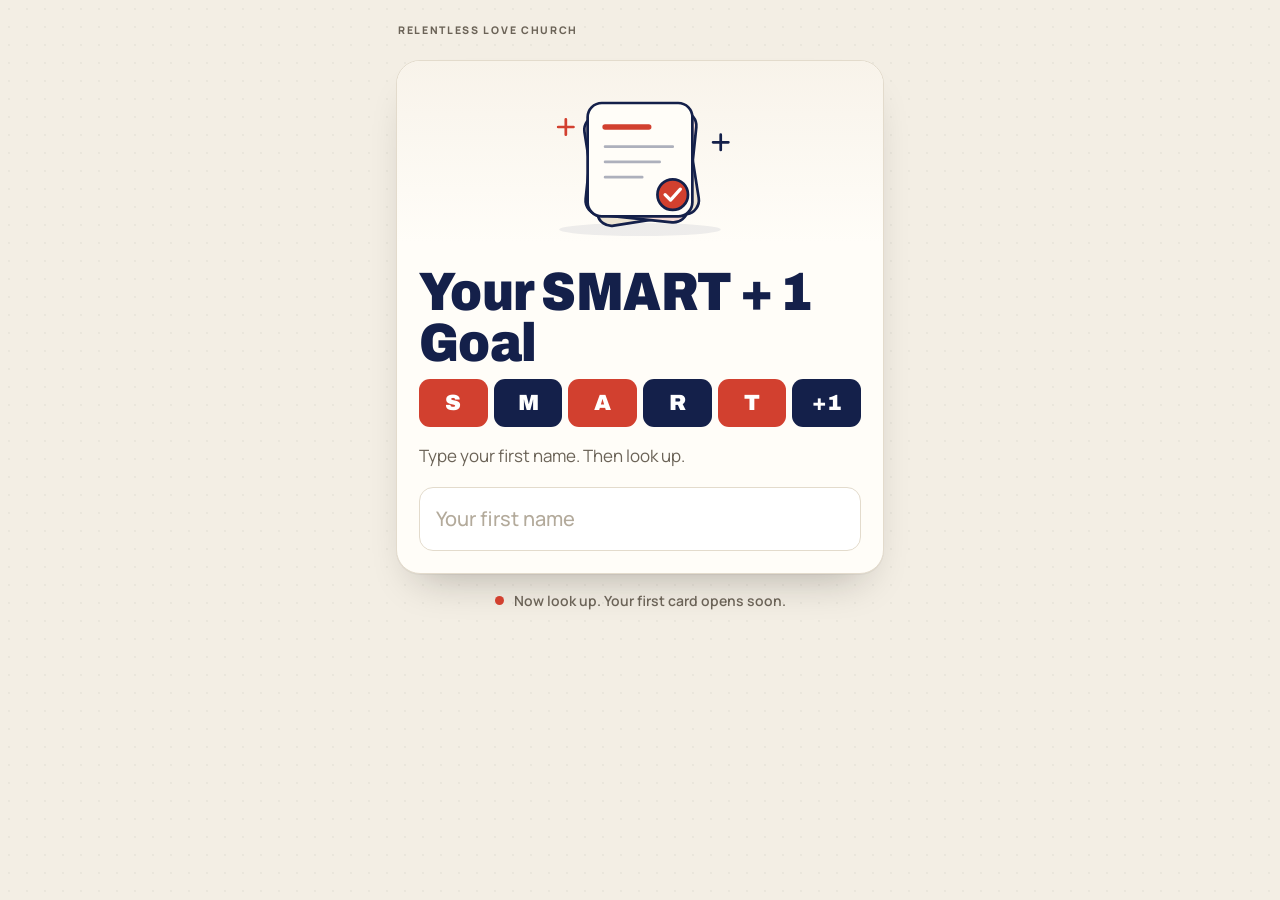
<file: card.html>
<!doctype html>
<html lang="en">
<head>
<meta charset="utf-8">
<meta name="viewport" content="width=device-width, initial-scale=1, viewport-fit=cover">
<meta name="theme-color" content="#F3EEE4">
<title>Your Goal Card</title>
<meta name="description" content="Write your goal down, one card at a time.">
<link rel="icon" href="data:image/svg+xml,%3Csvg xmlns='http://www.w3.org/2000/svg' viewBox='0 0 64 64'%3E%3Crect width='64' height='64' rx='14' fill='%2314204A'/%3E%3Cpath d='M18 34l9 9 19-21' stroke='%23E2513F' stroke-width='7' fill='none' stroke-linecap='round' stroke-linejoin='round'/%3E%3C/svg%3E">
<link rel="preconnect" href="https://fonts.googleapis.com">
<link rel="preconnect" href="https://fonts.gstatic.com" crossorigin>
<link href="https://fonts.googleapis.com/css2?family=Archivo:wdth,wght@75..125,500..900&family=Manrope:wght@400;500;600;700;800&display=swap" rel="stylesheet">
<script src="/card-assets/art.js"></script>
<style>
:root{
  --paper:#F3EEE4; --card:#FFFDF8; --ink:#14204A; --soft:#6B6357; --line:#E3DBCC; --sand:#EDE4D3;
  --red:#D2402F; --red-soft:#F7DCD5; --green:#1F7A4D;
  --shadow:0 1px 0 rgba(23,20,15,.04), 0 22px 44px -22px rgba(23,20,15,.32);
}
*{box-sizing:border-box;-webkit-tap-highlight-color:transparent}
html,body{margin:0;background:var(--paper);color:var(--ink)}
body{font-family:Manrope,system-ui,sans-serif;font-size:16px;line-height:1.5;min-height:100dvh;
  background-image:radial-gradient(rgba(23,20,15,.04) 1px,transparent 1px);background-size:18px 18px}
.wrap{max-width:520px;margin:0 auto;padding:14px 16px calc(28px + env(safe-area-inset-bottom));min-height:100dvh;display:flex;flex-direction:column}
h1,h2{font-family:Archivo,system-ui,sans-serif;font-stretch:88%;letter-spacing:-.01em;margin:0}
.top{display:flex;align-items:center;justify-content:space-between;gap:12px;padding:2px 2px 14px;min-height:46px}
.brand{display:flex;align-items:center;gap:10px;white-space:nowrap;font-size:10.5px;font-weight:800;letter-spacing:.16em;text-transform:uppercase;color:var(--soft)}
.brand img{height:34px;width:34px;border-radius:50%;display:block;box-shadow:0 2px 6px rgba(20,32,74,.25)}
.dots{display:flex;gap:5px}
.dot{width:12px;height:6px;border-radius:6px;background:var(--line);transition:background .3s,width .3s}
.dot.open{background:var(--ink)}
.dot.here{background:var(--red);width:22px}
main{flex:1;display:flex;flex-direction:column}
.card{background:var(--card);border:1px solid var(--line);border-radius:24px;box-shadow:var(--shadow);overflow:hidden;animation:rise .5s cubic-bezier(.2,.8,.2,1)}
@keyframes rise{from{opacity:0;transform:translateY(20px) scale(.985)}to{opacity:1;transform:none}}
.art{background:linear-gradient(180deg,#F8F3EA, var(--card));padding:18px 24px 0;display:flex;justify-content:center}
.art svg{width:min(240px,62%);height:auto;display:block;animation:float .7s .1s cubic-bezier(.2,.8,.2,1) both}
@keyframes float{from{opacity:0;transform:translateY(10px)}to{opacity:1;transform:none}}
.body{padding:16px 22px 22px}
.num{font-family:Archivo,system-ui,sans-serif;font-weight:800;font-size:12.5px;letter-spacing:.12em;color:var(--red);display:flex;justify-content:space-between;align-items:center;gap:8px}
.num .for{color:var(--soft);font-weight:700;letter-spacing:.1em}
.q{font-size:clamp(27px,7.6vw,34px);font-weight:850;line-height:1.08;margin:10px 0 8px}
.hint{color:var(--soft);font-size:15px;margin:0 0 16px}
textarea,input[type=text]{width:100%;font:inherit;font-size:18px;font-weight:600;color:var(--ink);background:#fff;border:1.5px solid var(--line);border-radius:14px;padding:14px 15px;outline:none;transition:border-color .2s, box-shadow .2s;resize:none}
textarea{min-height:92px}
textarea:focus,input[type=text]:focus{border-color:var(--ink);box-shadow:0 0 0 4px rgba(23,20,15,.07)}
::placeholder{color:#B3AA9B;font-weight:500}
.saved{font-size:12px;color:var(--green);font-weight:700;height:18px;margin-top:6px;opacity:0;transition:opacity .3s}
.saved.on{opacity:1}
.verse{margin-top:16px;padding:14px 16px;background:var(--paper);border-radius:14px}
.verse b{display:flex;justify-content:space-between;font-size:11.5px;letter-spacing:.12em;text-transform:uppercase;color:var(--ink)}
.verse b span{color:#A39A8B;font-weight:700}
.verse p{margin:4px 0 0;color:var(--soft);font-size:14.5px}
.nav{display:flex;gap:10px;margin-top:14px}
.btn{appearance:none;border:0;font:inherit;font-weight:700;font-size:16px;border-radius:14px;padding:15px 18px;cursor:pointer;display:inline-flex;align-items:center;justify-content:center;gap:9px;text-decoration:none;transition:transform .12s, opacity .2s}
.btn:active{transform:scale(.97)}
.btn.dark{background:var(--ink);color:#fff}
.btn.ghost{background:transparent;color:var(--ink);border:1.5px solid var(--line)}
.btn.wa{background:#1FAF5A;color:#fff}
.btn.red{background:var(--red);color:#fff}
.btn.full{width:100%}
.btn[disabled]{opacity:.35;pointer-events:none}
.btn svg{width:20px;height:20px}
.wait{display:flex;align-items:center;gap:10px;justify-content:center;color:var(--soft);font-size:14px;font-weight:600;padding:16px 4px 0;text-align:center}
.pulse{width:9px;height:9px;border-radius:50%;background:var(--red);flex:none;animation:p 1.6s infinite}
@keyframes p{0%{box-shadow:0 0 0 0 rgba(210,64,47,.45)}70%{box-shadow:0 0 0 10px rgba(210,64,47,0)}100%{box-shadow:0 0 0 0 rgba(210,64,47,0)}}
.hello h1{font-size:clamp(40px,12vw,54px);font-weight:900;line-height:.95;margin:8px 0 10px}
.hello .lead{font-size:17px;color:var(--soft);margin:0 0 18px}
.hello #nm{font-size:20px;padding:16px}
.label{display:block;font-size:12px;font-weight:800;letter-spacing:.12em;text-transform:uppercase;color:var(--soft);margin-bottom:8px}
.steps-list{list-style:none;margin:20px 0 0;padding:0;display:grid;gap:9px}
.steps-list li{display:flex;gap:12px;align-items:center;font-weight:600;font-size:15px}
.steps-list i{font-style:normal;font-family:Archivo,system-ui,sans-serif;font-weight:800;font-size:12px;width:28px;height:28px;border-radius:8px;background:var(--paper);display:grid;place-items:center;color:var(--soft);flex:none}
.steps-list li.x i{background:var(--red-soft);color:var(--red)}
/* poll */
.opts{display:grid;gap:9px}
.opt{position:relative;overflow:hidden;width:100%;text-align:left;font:inherit;font-weight:700;font-size:16.5px;color:var(--ink);background:#fff;border:1.5px solid var(--line);border-radius:14px;padding:14px 16px;cursor:pointer;display:flex;justify-content:space-between;align-items:center;gap:10px;transition:border-color .2s}
.opt .bar{position:absolute;left:0;top:0;bottom:0;width:0;background:var(--sand);transition:width .8s cubic-bezier(.2,.8,.2,1);z-index:0}
.opt.mine{border-color:var(--ink)}
.opt.mine .bar{background:var(--red-soft)}
.opt span{position:relative;z-index:1}
.opt .pct{font-family:Archivo,system-ui,sans-serif;font-weight:800;color:var(--soft);font-size:15px}
.opt.mine .pct{color:var(--red)}
.voted-note{font-size:13px;color:var(--soft);font-weight:600;margin-top:12px;text-align:center}
/* pair */
.say-goal{font-family:Archivo,system-ui,sans-serif;font-stretch:88%;font-weight:850;font-size:clamp(24px,7vw,30px);line-height:1.12;background:var(--paper);border-radius:16px;padding:18px;margin:4px 0 6px}
.say-goal.empty{font-family:Manrope,system-ui,sans-serif;font-weight:600;font-size:16px;color:var(--soft)}
.timer{display:flex;align-items:center;justify-content:center;gap:14px;margin-top:16px}
.ring{width:78px;height:78px;position:relative}
.ring svg{width:100%;height:100%;transform:rotate(-90deg)}
.ring b{position:absolute;inset:0;display:grid;place-items:center;font-family:Archivo,system-ui,sans-serif;font-weight:850;font-size:24px}
.timer p{margin:0;font-weight:700;color:var(--soft);font-size:14px;max-width:180px}
/* reveal */
.reveal h1{font-size:clamp(32px,9.5vw,44px);font-weight:900;line-height:1.02;margin:6px 0 16px}
.row{padding:14px 0;border-top:1px solid var(--line)}
.row small{display:block;font-size:11.5px;font-weight:800;letter-spacing:.13em;text-transform:uppercase;color:var(--soft);margin-bottom:4px}
.row .v{font-size:19px;font-weight:700;line-height:1.3}
.row .v.big{font-family:Archivo,system-ui,sans-serif;font-stretch:88%;font-weight:850;font-size:clamp(24px,7vw,30px);line-height:1.1}
.struck{background-image:linear-gradient(var(--red),var(--red));background-repeat:no-repeat;background-position:0 58%;background-size:0% 3px;box-decoration-break:clone;-webkit-box-decoration-break:clone;color:var(--soft);transition:background-size 1.1s cubic-bezier(.6,0,.2,1) .6s, color .6s 1s}
.struck.go{background-size:100% 3px;color:#9C9385}
.instead{display:inline-block;margin-top:10px;background:var(--red);color:#fff;font-size:11px;font-weight:800;letter-spacing:.14em;text-transform:uppercase;padding:4px 9px;border-radius:7px;margin-bottom:8px;opacity:0;transform:translateY(6px);transition:all .5s 1.8s}
.instead.go{opacity:1;transform:none}
.week-row .v{opacity:0;transform:translateY(8px);transition:all .6s 2s}
.week-row.go .v{opacity:1;transform:none}
.actions{display:grid;gap:10px;margin-top:16px}
.small-link{background:none;border:0;color:var(--soft);font:inherit;font-weight:600;font-size:14px;text-decoration:underline;text-underline-offset:3px;padding:12px;cursor:pointer}
.empty-note{color:var(--soft)}
/* modal */
.modal{position:fixed;inset:0;background:rgba(23,20,15,.9);display:none;flex-direction:column;align-items:center;justify-content:center;padding:20px;z-index:20;gap:14px}
.modal.on{display:flex}
.modal img{max-height:64dvh;max-width:100%;border-radius:18px;box-shadow:0 20px 60px rgba(0,0,0,.5)}
.modal p{color:#EDE6D8;margin:0;font-size:14px;text-align:center;max-width:320px}
.modal .btns{display:flex;gap:10px;flex-wrap:wrap;justify-content:center}
.btn.out{background:transparent;color:#fff;border:1.5px solid rgba(255,255,255,.3)}
.foot{text-align:center;font-size:12px;color:#A39A8B;margin-top:18px}
.write{display:flex;gap:6px;margin:0 0 14px}
.write span{flex:1;min-width:0;height:44px;border-radius:11px;display:grid;place-items:center;font-family:Archivo,system-ui,sans-serif;font-weight:900;font-size:20px;background:var(--paper);color:#B8AE9D;transition:all .3s}
.write span.done{background:var(--ink);color:#fff}
.write span.now{background:var(--red);color:#fff;transform:translateY(-2px);box-shadow:0 8px 16px -8px rgba(210,64,47,.6)}
.lettertag{display:flex;align-items:baseline;gap:10px;font-family:Archivo,system-ui,sans-serif;font-weight:800;font-size:13px;letter-spacing:.14em;color:var(--red);text-transform:uppercase}
.lettertag b{font-size:13px}
.carry{background:var(--paper);border-radius:14px;padding:11px 14px;margin:2px 0 12px}
.carry + .carry{margin-top:-4px}
.carry small{display:block;font-size:10.5px;font-weight:800;letter-spacing:.14em;text-transform:uppercase;color:var(--soft)}
.carry div{font-weight:700;font-size:15.5px;line-height:1.35;color:var(--ink)}
.q.swap{animation:qfade .5s ease}
@keyframes qfade{0%{opacity:.25}100%{opacity:1}}
.hello .write{margin:4px 0 16px}
.hello .write span{background:var(--ink);color:#fff;height:48px;font-size:22px}
.hello .write span:nth-child(odd){background:var(--red)}
.wrow{display:flex;gap:14px;padding:12px 0;border-top:1px solid var(--line);align-items:flex-start}
.wrow i{font-style:normal;flex:none;width:34px;height:34px;border-radius:9px;background:var(--ink);color:#fff;display:grid;place-items:center;font-family:Archivo,system-ui,sans-serif;font-weight:900;font-size:17px}
.wrow small{display:block;font-size:11px;font-weight:800;letter-spacing:.13em;text-transform:uppercase;color:var(--soft)}
.wrow div div{font-size:17px;font-weight:700;line-height:1.3}
.wrow.t i{background:var(--red)}
.av{display:inline-grid;place-items:center;border-radius:50%;overflow:hidden;color:#fff;font-family:Archivo,system-ui,sans-serif;font-weight:800;flex:none;background:var(--sand)}
.av img{width:100%;height:100%;object-fit:cover;display:block}
.meRow{display:flex;gap:12px;align-items:center;background:var(--paper);border-radius:16px;padding:10px 12px;margin:4px 0 6px}
.mePic{position:relative;cursor:pointer;display:flex;flex-direction:column;align-items:center;gap:3px}
.mePic em{font-style:normal;font-size:11px;font-weight:800;color:var(--red)}
.meInfo{flex:1;min-width:0}
.meInfo b{display:block;font-size:16px;margin-bottom:4px}
.meInfo input{font-size:15px!important;padding:10px 12px!important;border-radius:11px!important}
.tiny{font-size:12.5px;color:var(--soft);margin:4px 2px 12px}
.search{font-size:16px!important;padding:12px 14px!important}
.people{display:grid;grid-template-columns:repeat(3,1fr);gap:8px;margin-top:10px;max-height:330px;overflow-y:auto;padding:2px}
.pp{position:relative;background:#fff;border:1.5px solid var(--line);border-radius:14px;padding:10px 4px 8px;display:flex;flex-direction:column;align-items:center;gap:4px;cursor:pointer;font:inherit;color:var(--ink)}
.pp b{font-size:13px;line-height:1.15;text-align:center;max-width:100%;overflow:hidden;text-overflow:ellipsis;white-space:nowrap;padding:0 4px}
.pp small{font-size:10.5px;color:var(--soft);font-weight:700}
.pp.host{border-color:var(--ink);background:#F4F6FB}
.pp.host small{color:var(--red)}
.pp.pastor{border-color:#C9A227;background:#FBF6E6}
.pp.pastor small{color:#9A7A10}
.pp.pastor b::before{content:'Pastor ';}
.pp.on{border-color:var(--red);box-shadow:0 0 0 3px rgba(210,64,47,.18)}
.pp .tick{display:none;position:absolute;top:6px;right:6px;width:20px;height:20px;border-radius:50%;background:var(--red);color:#fff;font-style:normal;font-size:12px;font-weight:900;place-items:center}
.pp.on .tick{display:grid}
.empty-room{grid-column:1/-1;text-align:center;color:var(--soft);font-size:14px;padding:16px}
.chosen{margin-top:12px;font-size:15px;min-height:4px}
.chosen span{color:var(--soft);font-weight:600}
.chosen em{color:var(--soft);font-style:normal;font-size:13px}
.circ{background:var(--paper);border-radius:16px;padding:12px;margin-bottom:8px}
.circHead{display:flex;gap:12px;align-items:center}
.circHead small{display:block;font-size:10.5px;font-weight:800;letter-spacing:.13em;text-transform:uppercase;color:var(--soft)}
.circHead b{font-size:17px}
.circHead p{margin:2px 0 0;font-size:13.5px;color:var(--soft);line-height:1.35}
.circ .btn{margin-top:10px}
.btn.sm{padding:12px 14px;font-size:15px}
.chg{appearance:none;border:1.5px solid var(--line);background:#fff;color:var(--ink);font:inherit;font-weight:800;font-size:13px;border-radius:10px;padding:7px 12px;margin-top:10px;cursor:pointer}
.chg.inline{margin:0 0 0 8px;padding:3px 10px;font-size:12px;vertical-align:middle;color:var(--red);border-color:var(--red-soft)}
.pickHead{display:flex;justify-content:space-between;align-items:center;gap:10px;margin:22px 0 8px}
.circTitle{font-size:12px;font-weight:800;letter-spacing:.12em;text-transform:uppercase;color:var(--red);margin:14px 0 8px}
.hide{display:none!important}
</style>
</head>
<body>
<div class="wrap">
  <div class="top">
    <div class="brand" id="brand">Relentless Love Church</div>
    <div class="dots" id="dots"></div>
  </div>
  <main id="main"></main>
  <div class="foot hide" id="foot"></div>
</div>

<div class="modal" id="modal">
  <img id="wallImg" alt="Your goal card as a lock screen">
  <p id="modalTip"></p>
  <div class="btns">
    <a class="btn red" id="dlBtn" download="my-goal-card.png">Download</a>
    <button class="btn out" id="shareBtn">Share</button>
    <button class="btn out" onclick="closeModal()">Close</button>
  </div>
</div>

<script>
const SB_URL = 'https://vbafqulhbskaswkyjjdn.supabase.co';
const SB_KEY = 'sb_publishable_XK50Ttn1qZW7HvNz1EMFhQ_gzsvAFko';
const SLUG = (new URLSearchParams(location.search).get('e') || 'rlc').toLowerCase();
const LS = 'goalcard:' + SLUG;

const DEFAULT = {
  title:'Your SMART + 1 Goal', host:'Relentless Love Church', logo_url:'',
  intro:'Type your first name. Then look up.',
  wall_ref:'Habakkuk 2:2', wall_verse:'Write down this vision and clearly inscribe it on tablets, so that a herald may run with it.',
  steps:[{"key": "worry", "type": "question", "q": "What are you worried about for next year?", "hint": "Be honest. Only you will see this.", "ex": "e.g. That nothing will change for me", "ref": "Matthew 6:27", "verse": "Who of you by worrying can add a single hour to his life?"}, {"key": "worry_poll", "type": "poll", "q": "{name}, what is that worry mostly about?", "hint": "Tap one. Then look at the screen.", "options": ["Money", "Health", "School or exams", "Work or career", "Family", "Direction and purpose", "Relationships"], "ref": "", "verse": ""}, {"key": "goal", "type": "question", "letter": "S", "word": "Specific", "lbl": "I want to", "q": "{name}, what exactly do you want?", "hint": "Pick one thing. Say it so plainly a stranger would understand.", "ex": "e.g. Start selling shoes online", "ref": "Habakkuk 2:2", "verse": "Write down this vision and clearly inscribe it on tablets, so that a herald may run with it."}, {"key": "measure", "type": "question", "letter": "M", "word": "Measurable", "lbl": "How I'll know", "ai": true, "q": "{name}, how will you know you've done it?", "q0": "How will you know you've done it?", "hint": "Put a number on it. How many? How much? How often?", "ex": "e.g. 20 pairs sold", "ref": "", "verse": ""}, {"key": "system", "type": "question", "letter": "A", "word": "Achievable", "lbl": "Every week I will", "ai": true, "q": "{name}, what will you do every week to make it happen?", "q0": "What will you do every week to make it happen?", "hint": "This is your system. Something small you can repeat every week, starting this week.", "ex": "e.g. Post 5 shoes on my WhatsApp status every Monday", "ref": "Luke 14:28", "verse": "Which of you, wishing to build a tower, does not first sit down and count the cost to see if he has the resources to complete it?"}, {"key": "why", "type": "question", "letter": "R", "word": "Relevant", "lbl": "Why it matters", "ai": true, "q": "{name}, why does this matter to you?", "q0": "Why does this matter to you?", "hint": "What changes in your life when you get it done?", "ex": "e.g. I can pay my own school fees", "ref": "", "verse": ""}, {"key": "when", "type": "question", "letter": "T", "word": "Time-bound", "lbl": "Done by", "q": "By when?", "hint": "Pick a real date.", "ex": "e.g. 31 March 2027", "ref": "Ecclesiastes 3:1", "verse": "To everything there is a season, and a time for every purpose under heaven."}, {"key": "person", "type": "partner", "letter": "+1", "word": "One person", "lbl": "Checking on me", "ai": true, "q": "{name}, who will you tell?", "q0": "Who will you tell?", "hint": "Someone you respect. Someone you would hate to let down.", "ex": "e.g. My elder sister, Tolu", "ref": "Ecclesiastes 4:10", "verse": "For if one falls, his companion can lift him up; but pity the one who falls without another to help him up!"}]
};

let cfg = DEFAULT, live = {current_step:0, free_mode:false, updated_at:null};
let answers = {}, view = 0, lastUnlocked = -1, fails = 0, offline = false;
let counts = {}, pollKey = null, timerEnd = null, timerTick = null;
try{ answers = JSON.parse(localStorage.getItem(LS)) || {} }catch(e){}
if(!answers._device){ answers._device = (crypto.randomUUID ? crypto.randomUUID() : String(Math.random()).slice(2) + Date.now()); }
if(!answers._votes) answers._votes = {};
function persist(){ try{ localStorage.setItem(LS, JSON.stringify(answers)) }catch(e){} }
persist();

const $ = s => document.querySelector(s);
const esc = s => String(s ?? '').replace(/[&<>"']/g, c => ({'&':'&amp;','<':'&lt;','>':'&gt;','"':'&quot;',"'":'&#39;'}[c]));
const N = () => cfg.steps.length;
const REVEAL = () => N() + 1;
const unlocked = () => (live.free_mode || offline) ? REVEAL() : Math.max(0, Math.min(REVEAL(), live.current_step|0));
const get = k => (answers[k]||'').trim();
const firstName = () => { const n = get('name').split(/\s+/)[0] || ''; return n ? n.charAt(0).toUpperCase() + n.slice(1) : ''; };
const PH = {goal:'goal', reality:'reality', identity:'identity', week:'week', worry:'worry'};
function trimEnd(x){ return String(x||'').trim().replace(/[.!?]+$/,''); }
function lowerFirst(x){ x = trimEnd(x); return /^[A-Z][a-z]/.test(x) && !/^I\b/.test(x) ? x.charAt(0).toLowerCase() + x.slice(1) : x; }
function fillQ(s){
  const t = s.q || '';
  const need = (t.match(/\{(?!name\})(\w+)\}/g) || []).map(x=>x.slice(1,-1));
  if(need.some(k => !get(k))) return personal(s.q0 || t);
  return personal(t.replace(/\{(?!name\})(\w+)\}/g, (_,k) => lowerFirst(get(k))));
}
function personal(t){
  t = String(t||''); const n = firstName();
  if(n) return t.replace(/\{name\}/g, n);
  t = t.replace(/\{name\},\s*/g,'').replace(/,\s*\{name\}/g,'').replace(/\s*\{name\}/g,'');
  return t.charAt(0).toUpperCase() + t.slice(1);
}

async function rest(path){
  const r = await fetch(SB_URL + '/rest/v1/' + path, {headers:{apikey:SB_KEY}, cache:'no-store'});
  if(!r.ok) throw new Error(r.status); return r.json();
}
async function rpc(fn, body){
  const r = await fetch(SB_URL + '/rest/v1/rpc/' + fn, {method:'POST', headers:{apikey:SB_KEY,'Content-Type':'application/json'}, body:JSON.stringify(body)});
  if(!r.ok) throw new Error(r.status); const t = await r.text(); return t ? JSON.parse(t) : null;
}

function setBrand(){
  const b = $('#brand');
  if(cfg.logo_url){ b.innerHTML = `<img src="${esc(cfg.logo_url)}" alt=""><span>${esc(cfg.host||'')}</span>`; }
  else b.textContent = cfg.host || '';
}

async function loadAll(keepView){
  try{
    const rows = await rest(`goalcard_events?slug=eq.${encodeURIComponent(SLUG)}&select=title,host,intro,logo_url,wall_ref,wall_verse,steps,current_step,free_mode,updated_at`);
    if(rows[0]){
      const r = rows[0];
      cfg = {title:r.title, host:r.host, intro:r.intro, logo_url:r.logo_url, wall_ref:r.wall_ref, wall_verse:r.wall_verse,
             steps:Array.isArray(r.steps) && r.steps.length ? r.steps : DEFAULT.steps};
      live = {current_step:r.current_step, free_mode:r.free_mode, updated_at:r.updated_at};
    }
    fails = 0; offline = false;
  }catch(e){ fails++; if(fails >= 2) offline = true; }
  setBrand();
  document.title = cfg.title || 'Your Goal Card';
  if(!keepView){ view = unlocked(); }
  else if(view > unlocked()) view = unlocked();
  lastUnlocked = unlocked();
  render();
}

async function poll(){
  if(document.hidden) return;
  try{
    const s = await rpc('goalcard_state', {p_slug:SLUG});
    fails = 0; if(offline) offline = false;
    if(!s) return;
    const stepChanged = s.current_step !== live.current_step || s.free_mode !== live.free_mode;
    const cfgChanged = s.updated_at !== live.updated_at && !stepChanged;
    live = {current_step:s.current_step, free_mode:s.free_mode, updated_at:s.updated_at};
    counts = s.counts || {}; pollKey = s.poll_key;
    if(s.timer_ms != null){ const end = Date.now() + s.timer_ms; if(!timerEnd || Math.abs(end - timerEnd) > 1500) timerEnd = end; }
    else timerEnd = null;
    if(cfgChanged) return loadAll(true);
    if(stepChanged) onUnlock(); else { updatePollBars(); updateTimer(); }
  }catch(e){
    fails++;
    if(fails >= 6 && !offline){ offline = true; onUnlock(); }
  }
}

function onUnlock(){
  const u = unlocked();
  if(u > lastUnlocked){
    const wasCaughtUp = view >= lastUnlocked;
    lastUnlocked = u;
    if(!(live.free_mode || offline) || wasCaughtUp){ view = u; }
    try{ navigator.vibrate && navigator.vibrate(40) }catch(e){}
    render();
  } else if(u < lastUnlocked){
    lastUnlocked = u; if(view > u) view = u; render();
  } else { renderDots(); }
}

function renderDots(){
  const u = unlocked(), n = N(); let h = '';
  for(let i=1;i<=n;i++) h += `<div class="dot ${i<=u?'open':''} ${i===view?'here':''}"></div>`;
  $('#dots').innerHTML = (view >= 1 && !letters().length) ? h : '';
}

function waitLine(){
  const u = unlocked();
  if(u >= REVEAL() || view < u) return '';
  return `<div class="wait"><span class="pulse"></span>${u===0 ? 'Now look up. Your first card opens soon.' : 'Eyes up. The next card opens soon.'}</div>`;
}
function navHTML(){
  const u = unlocked();
  return `<div class="nav">
      <button class="btn ghost" id="back" ${view<=1?'disabled':''}>Back</button>
      <button class="btn dark" style="flex:1" id="fwd" ${view>=u?'disabled':''}>${view+1>N() ? 'See my card' : 'Next card'}</button>
    </div>${waitLine()}`;
}
function bindNav(){
  $('#back').onclick = () => { view--; render(); };
  $('#fwd').onclick = () => { view++; render(); };
}
function letters(){ return cfg.steps.filter(x=>x.letter); }
function writeStrip(cur){
  const L = letters(); if(!L.length) return '';
  const idx = L.findIndex(x=>x.key===cur);
  return `<div class="write">${L.map((x,k)=>`<span class="${k<idx?'done':''} ${k===idx?'now':''}">${esc(x.letter)}</span>`).join('')}</div>`;
}
function head(i){
  const n = firstName(), s = cfg.steps[i-1];
  if(s && s.letter){
    return writeStrip(s.key) + `<div class="num"><span class="lettertag"><b>${esc(s.letter)}</b>${esc(s.word||'')}</span>${n?`<span class="for">FOR ${esc(n.toUpperCase())}</span>`:''}</div>`;
  }
  return `<div class="num"><span>CARD ${String(i).padStart(2,'0')} <span class="for">/ ${String(N()).padStart(2,'0')}</span></span>${n?`<span class="for">FOR ${esc(n.toUpperCase())}</span>`:''}</div>`;
}
function carry(s){
  const L = letters(); const pos = L.findIndex(x=>x.key===s.key);
  if(pos <= 0) return '';
  const keys = [L[0], L[pos-1]].filter((x,i,arr)=>arr.indexOf(x)===i && get(x.key));
  return keys.map(x=>`<div class="carry"><small>${esc(x.lbl || x.word)}</small><div>${esc(get(x.key))}</div></div>`).join('');
}
/* ---------- AI question ---------- */
const AI_URL = SB_URL + '/functions/v1/goalcard-ai';
function aiCtx(){ const o = {name:firstName(), worry:get('worry')}; letters().forEach(x=>{ o[x.key] = get(x.key); }); return o; }
function aiSig(s){ return s.key + '|' + JSON.stringify(aiCtx()); }
async function aiQuestion(s){
  if(!s.ai || !get('goal')) return null;
  answers._ai = answers._ai || {};
  const sig = aiSig(s), c = answers._ai[s.key];
  if(c && c.sig === sig) return c.q;
  const ctrl = new AbortController(); const t = setTimeout(()=>ctrl.abort(), 6500);
  try{
    const r = await fetch(AI_URL, {method:'POST', signal:ctrl.signal, headers:{'Content-Type':'application/json', apikey:SB_KEY},
      body: JSON.stringify({step:s.key, answers:aiCtx()})});
    const j = await r.json(); if(!j || !j.q) return null;
    answers._ai[s.key] = {sig, q:j.q}; persist(); return j.q;
  }catch(e){ return null; } finally { clearTimeout(t); }
}
function prefetchNext(){
  const nx = cfg.steps[view]; if(nx && nx.ai) aiQuestion(nx);
}
function verseHTML(s){
  if(!s.ref || !s.verse) return '';
  return `<div class="verse"><b>${esc(s.ref)}<span>BSB</span></b><p>${esc(s.verse)}</p></div>`;
}
function art(s){ return `<div class="art">${window.GC_ART ? GC_ART(s.key, s.type) : ''}</div>`; }

function render(){
  renderDots();
  clearInterval(timerTick); timerTick = null; clearInterval(roomTick);
  const m = $('#main');
  window.scrollTo({top:0});
  if(view === 0) return renderHello(m);
  if(view >= REVEAL()) return renderReveal(m);
  const s = cfg.steps[view-1];
  if(s.type === 'poll') return renderPoll(m, s);
  if(s.type === 'pair') return renderPair(m, s);
  if(s.type === 'partner') return renderPartner(m, s);
  m.innerHTML = `
    <div class="card">${art(s)}
      <div class="body">
        ${head(view)}
        ${carry(s)}
        <h2 class="q" id="qtext">${esc((answers._ai && answers._ai[s.key] && answers._ai[s.key].sig===aiSig(s)) ? answers._ai[s.key].q : fillQ(s))}</h2>
        <p class="hint">${esc(personal(s.hint))}</p>
        ${s.key==='person'
          ? `<input type="text" id="ans" maxlength="40" autocomplete="off" placeholder="${esc(s.ex)}">`
          : `<textarea id="ans" maxlength="220" rows="3" placeholder="${esc(s.ex)}"></textarea>`}
        <div class="saved" id="saved">Saved on your phone</div>
      </div>
    </div>${navHTML()}`;
  const a = $('#ans'); a.value = answers[s.key] || ''; let t, pf;
  a.addEventListener('input', () => {
    answers[s.key] = a.value.trim(); persist(); if(s.key==='goal'||s.key==='when') saveProfile();
    clearTimeout(t); $('#saved').classList.add('on'); t = setTimeout(()=>$('#saved').classList.remove('on'), 1200);
    clearTimeout(pf); pf = setTimeout(prefetchNext, 2500);
  });
  bindNav();
  const here = view;
  if(s.ai){
    aiQuestion(s).then(q => {
      const el = $('#qtext'); if(!q || view !== here || !el || el.textContent === q) return;
      el.textContent = q; el.classList.remove('swap'); void el.offsetWidth; el.classList.add('swap');
    });
  }
}

/* ---------- poll ---------- */
function renderPoll(m, s){
  const mine = answers._votes[s.key];
  m.innerHTML = `
    <div class="card">${art(s)}
      <div class="body">
        ${head(view)}
        <h2 class="q">${esc(personal(s.q))}</h2>
        <p class="hint">${esc(personal(s.hint))}</p>
        <div class="opts" id="opts">
          ${(s.options||[]).map((o,i)=>`<button class="opt ${mine===i?'mine':''}" data-i="${i}"><i class="bar"></i><span>${esc(o)}</span><span class="pct"></span></button>`).join('')}
        </div>
        <div class="voted-note" id="vnote">${mine!=null ? 'Done. Look at the screen.' : 'Nobody sees who picked what.'}</div>
      </div>
    </div>${navHTML()}`;
  m.querySelectorAll('.opt').forEach(b => b.onclick = async () => {
    const i = +b.dataset.i; const prev = answers._votes[s.key];
    answers._votes[s.key] = i; persist();
    m.querySelectorAll('.opt').forEach(x => x.classList.toggle('mine', +x.dataset.i===i));
    $('#vnote').textContent = 'Done. Look at the screen.';
    if(prev !== i){ counts = {...counts}; if(prev!=null) counts[prev] = Math.max(0,(counts[prev]||1)-1); counts[i] = (counts[i]||0)+1; }
    updatePollBars(true);
    try{ navigator.vibrate && navigator.vibrate(20) }catch(e){}
    try{ await rpc('goalcard_vote', {p_slug:SLUG, p_key:s.key, p_device:answers._device, p_choice:i}); }catch(e){}
    if(pollKey !== s.key) fetchPoll(s.key);
  });
  bindNav();
  if(mine != null && pollKey !== s.key) fetchPoll(s.key); else updatePollBars();
}
async function fetchPoll(key){
  try{ const c = await rpc('goalcard_poll', {p_slug:SLUG, p_key:key}); if(c){ counts = c; updatePollBars(true); } }catch(e){}
}
function updatePollBars(force){
  const s = cfg.steps[view-1]; if(!s || s.type!=='poll') return;
  if(!force && pollKey !== s.key) return;
  if(answers._votes[s.key] == null) return;
  const total = Object.values(counts).reduce((a,b)=>a+(+b||0),0) || 1;
  document.querySelectorAll('.opt').forEach(b => {
    const n = +(counts[b.dataset.i]||0), pct = Math.round(n*100/total);
    b.querySelector('.bar').style.width = pct + '%';
    b.querySelector('.pct').textContent = pct + '%';
  });
}

/* ---------- pair ---------- */
function renderPair(m, s){
  const goal = get('goal');
  m.innerHTML = `
    <div class="card">${art(s)}
      <div class="body">
        ${head(view)}
        <h2 class="q">${esc(personal(s.q))}</h2>
        <p class="hint">${esc(personal(s.hint))}</p>
        <div class="label">Read your want to them</div>
        <div class="say-goal ${goal?'':'empty'}">${goal ? esc(goal) : 'Go back to your goal card and write it first.'}</div>
        <div class="timer hide" id="timer">
          <div class="ring"><svg viewBox="0 0 80 80"><circle cx="40" cy="40" r="34" stroke="#EDE4D3" stroke-width="7" fill="none"/><circle id="arc" cx="40" cy="40" r="34" stroke="#D2402F" stroke-width="7" fill="none" stroke-linecap="round" stroke-dasharray="213.6" stroke-dashoffset="0"/></svg><b id="secs">60</b></div>
          <p id="tmsg">You first. Then swap.</p>
        </div>
      </div>
    </div>${navHTML()}`;
  bindNav();
  updateTimer();
}
function updateTimer(){
  const s = cfg.steps[view-1]; const box = $('#timer');
  if(!s || s.type!=='pair' || !box) return;
  if(!timerEnd || unlocked() !== view){ box.classList.add('hide'); return; }
  box.classList.remove('hide');
  const total = (s.seconds||60) * 1000;
  const tick = () => {
    const left = Math.max(0, timerEnd - Date.now());
    $('#secs').textContent = Math.ceil(left/1000);
    $('#arc').setAttribute('stroke-dashoffset', String(213.6 * (1 - left/total)));
    $('#tmsg').textContent = left <= 0 ? 'Time. Eyes back up.' : left < total/2 ? 'Swap. Now listen to theirs.' : 'You first. Then swap.';
    if(left <= 0){ clearInterval(timerTick); timerTick = null; try{ navigator.vibrate && navigator.vibrate([60,60,60]) }catch(e){} }
  };
  tick(); if(!timerTick) timerTick = setInterval(tick, 250);
}

/* ---------- profile, room, partner ---------- */
let room = [], links = null, roomTick = null, saveT = null;
function saveProfile(photo){
  if(!get('name')) return;
  clearTimeout(saveT);
  const go = () => rpc('goalcard_profile_save', {p_slug:SLUG, p_device:answers._device, p_name:firstName() + (get('name').split(/\s+/)[1] ? ' ' + get('name').split(/\s+/)[1].charAt(0).toUpperCase() + '.' : ''),
    p_photo: photo === undefined ? null : photo, p_phone:get('phone'), p_goal:get('goal'), p_when:get('when')}).catch(()=>{});
  if(photo !== undefined) go(); else saveT = setTimeout(go, 900);
}
function profileArgs(photo){
  const parts = get('name').split(/\s+/);
  return {p_slug:SLUG, p_device:answers._device, p_name:firstName() + (parts[1] ? ' ' + parts[1].charAt(0).toUpperCase() + '.' : ''),
    p_photo: photo === undefined ? null : photo, p_phone:get('phone'), p_goal:get('goal'), p_when:get('when')};
}
async function doPick(id){
  if(!get('name')){ answers.name = answers.name || 'Friend'; }
  try{ await rpc('goalcard_profile_save', profileArgs()); }catch(e){}
  try{ await rpc('goalcard_pick', {p_slug:SLUG, p_device:answers._device, p_partner: id || ''}); }catch(e){}
  loadLinks(); loadRoom();
}
function updatePlus(){
  const v = document.querySelector('.wrow.t div div'); if(!v) return;
  const nm = (answers.partner && answers.partner.name) || get('person');
  v.innerHTML = nm ? esc(nm) + ' <button class="chg inline" data-chg2="1">Change</button>' : '<button class="chg inline" data-chg2="1">Pick your person</button>';
  v.querySelectorAll('[data-chg2]').forEach(b => b.onclick = () => { drawCircle._open = true; const c = $('#circle'); if(c){ c._last = null; drawCircle(); const ps = $('#psearch'); if(ps) ps.scrollIntoView({behavior:'smooth', block:'center'}); } });
}
function initials(n){ return String(n||'?').trim().split(/\s+/).slice(0,2).map(x=>x.charAt(0).toUpperCase()).join('') || '?'; }
function avatar(p, size){
  const sz = size || 56;
  if(p.photo) return `<span class="av" style="width:${sz}px;height:${sz}px"><img src="${esc(p.photo)}" alt=""></span>`;
  const hues = ['#14204A','#D2402F','#2E6F8E','#7A5C3E','#3E7A5C','#6B4E8E'];
  let h = 0; for(const ch of String(p.name||'')) h = (h*31 + ch.charCodeAt(0)) >>> 0;
  return `<span class="av" style="width:${sz}px;height:${sz}px;background:${p.is_host?'#14204A':hues[h%hues.length]};font-size:${Math.round(sz*.36)}px">${esc(initials(p.name))}</span>`;
}
function waNumber(ph){
  let d = String(ph||'').replace(/[^0-9]/g,'');
  if(d.length === 11 && d.startsWith('0')) d = '234' + d.slice(1);
  return d.length >= 10 ? d : '';
}
async function compressPhoto(file){
  const url = URL.createObjectURL(file);
  const img = await new Promise((res, rej) => { const i = new Image(); i.onload = () => res(i); i.onerror = rej; i.src = url; });
  const S = 200, c = document.createElement('canvas'); c.width = S; c.height = S;
  const ctx = c.getContext('2d'); const m = Math.min(img.width, img.height);
  ctx.drawImage(img, (img.width-m)/2, (img.height-m)/2, m, m, 0, 0, S, S);
  URL.revokeObjectURL(url);
  return c.toDataURL('image/jpeg', .72);
}
async function loadRoom(){
  try{ room = await rpc('goalcard_room', {p_slug:SLUG, p_device:answers._device}) || []; }catch(e){}
  drawPeople();
}
function drawPeople(){
  const box = $('#people'); if(!box) return;
  const q = ($('#psearch') && $('#psearch').value || '').trim().toLowerCase();
  const sel = answers.partner && answers.partner.id;
  const list = room.filter(p => !q || p.is_host || p.name.toLowerCase().includes(q));
  if(!list.length){ box.innerHTML = `<div class="empty-room">${q ? 'Nobody with that name yet. Type it below.' : 'People will show up here as they join.'}</div>`; return; }
  box.innerHTML = list.map(p => `<button class="pp ${p.id===sel?'on':''} ${p.is_host?'host':''} ${p.role?'pastor':''}" data-id="${esc(p.id)}" data-name="${esc(p.name)}">
      ${avatar(p, 58)}<b>${esc(p.name)}</b><small>${p.is_host ? 'Your speaker' : p.role ? esc(p.role) + (+p.picked ? ` · ${p.picked} picked` : '') : (+p.picked ? `${p.picked} picked` : '&nbsp;')}</small>
      <i class="tick">✓</i></button>`).join('');
  box.querySelectorAll('.pp').forEach(b => b.onclick = () => {
    const id = b.dataset.id, nm = b.dataset.name;
    if(answers.partner && answers.partner.id === id){ answers.partner = null; answers.person = ''; }
    else { answers.partner = {id, name:nm}; answers.person = nm; }
    drawCircle._open = false; updatePlus();
    persist(); const a = $('#ans'); if(a) a.value = answers.partner ? '' : '';
    doPick(answers.partner ? id : '');
    try{ navigator.vibrate && navigator.vibrate(20) }catch(e){}
    drawPeople(); drawChosen();
  });
}
function drawChosen(){
  const el = $('#chosen'); if(!el) return;
  const p = answers.partner;
  el.innerHTML = p ? `<span>Your person:</span> <b>${esc(p.name)}</b>` : (get('person') ? `<span>Your person:</span> <b>${esc(get('person'))}</b> <em>(not in the room)</em>` : '');
}
function renderPartner(m, s){
  const me = {name:get('name'), photo:answers.photo || ''};
  m.innerHTML = `
    <div class="card">
      <div class="body">
        ${head(view)}
        ${carry(s)}
        <h2 class="q" id="qtext">${esc((answers._ai && answers._ai[s.key] && answers._ai[s.key].sig===aiSig(s)) ? answers._ai[s.key].q : fillQ(s))}</h2>
        <p class="hint">${esc(personal(s.hint))}</p>
        <div class="meRow">
          <label class="mePic">${avatar(me, 52)}<input type="file" accept="image/*" id="photoIn" hidden><em>${me.photo ? 'Change' : '+ Photo'}</em></label>
          <div class="meInfo"><b>${esc(get('name') || 'You')}</b><input type="tel" id="phoneIn" inputmode="tel" maxlength="16" placeholder="Your WhatsApp number (optional)"></div>
        </div>
        <p class="tiny">Add a photo so people can find you. Your number is only shown to the person you pair with.</p>
        <input type="text" id="psearch" class="search" placeholder="Search names" autocomplete="off">
        <div class="people" id="people"><div class="empty-room">Loading the room...</div></div>
        <div class="chosen" id="chosen"></div>
        <label class="label" for="ans" style="margin-top:14px">Not in the room? Type their name</label>
        <input type="text" id="ans" maxlength="40" autocomplete="off" placeholder="${esc(s.ex)}">
      </div>
    </div>${navHTML()}`;
  const ph = $('#phoneIn'); ph.value = get('phone');
  ph.addEventListener('input', () => { answers.phone = ph.value.trim(); persist(); saveProfile(); });
  $('#photoIn').addEventListener('change', async e => {
    const f = e.target.files && e.target.files[0]; if(!f) return;
    try{ const d = await compressPhoto(f); answers.photo = d; persist(); saveProfile(d); renderPartner(m, s); }catch(err){}
  });
  $('#psearch').addEventListener('input', drawPeople);
  const a = $('#ans'); a.value = answers.partner ? '' : (answers.person || '');
  a.addEventListener('input', () => {
    answers.person = a.value.trim();
    if(answers.partner && a.value.trim()){ answers.partner = null; doPick(''); drawPeople(); }
    persist(); drawChosen();
  });
  bindNav(); drawChosen(); drawPeople(); loadRoom();
  clearInterval(roomTick); roomTick = setInterval(() => { if(!document.hidden && $('#people')) loadRoom(); else clearInterval(roomTick); }, 5000);
  const here = view;
  if(s.ai){ aiQuestion(s).then(q => { const el = $('#qtext'); if(!q || view !== here || !el || el.textContent === q) return; el.textContent = q; el.classList.remove('swap'); void el.offsetWidth; el.classList.add('swap'); }); }
}
async function loadLinks(){
  try{ links = await rpc('goalcard_links', {p_slug:SLUG, p_device:answers._device}); }catch(e){}
  if(answers.partner && links && (!links.me || links.me.partner !== answers.partner.id) && !loadLinks._retry){
    loadLinks._retry = true; await doPick(answers.partner.id); loadLinks._retry = false; return;
  }
  drawCircle();
}
function drawCircle(){
  const box = $('#circle'); if(!box) return;
  const pr = links && links.partner, pk = (links && links.pickers) || [];
  const goal = get('goal');
  let h = '';
  if(pr){
    const wa = waNumber(pr.phone);
    h += `<div class="circ"><div class="circHead">${avatar(pr, 48)}<div><small>${pr.is_host ? 'Checking on you' : 'You picked'}</small><b>${esc(pr.name)}</b>${pr.goal ? `<p>Their goal: ${esc(pr.goal)}</p>` : ''}</div></div>
      <button class="chg" data-chg="1">Change</button>
      ${pr.is_host ? `<p class="tiny" style="margin:8px 0 0">Genie has your goal. Expect a check-in.</p>` : wa ? `<a class="btn wa full sm" target="_blank" rel="noopener" href="https://wa.me/${wa}?text=${encodeURIComponent(waMsg(pr.name))}">Message ${esc(pr.name.split(' ')[0])} on WhatsApp</a>` : `<p class="tiny" style="margin:8px 0 0">They haven't added a number. Find them before you leave the hall.</p>`}</div>`;
  } else if(get('person')){
    h += `<div class="circ"><div class="circHead">${avatar({name:get('person')}, 48)}<div><small>Your person</small><b>${esc(get('person'))}</b><p>Not in the room. Send it to them on WhatsApp.</p></div></div><button class="chg" data-chg="1">Change</button></div>`;
  }
  if(pk.length){
    h += `<div class="circTitle">${pk.length === 1 ? '1 person picked you' : pk.length + ' people picked you'}</div>`;
    h += pk.map(p => { const wa = waNumber(p.phone); return `<div class="circ"><div class="circHead">${avatar(p, 44)}<div><b>${esc(p.name)}</b>${p.goal ? `<p>${esc(p.goal)}${p.when ? ' · by ' + esc(p.when) : ''}</p>` : ''}</div></div>
      ${wa ? `<a class="btn ghost full sm" target="_blank" rel="noopener" href="https://wa.me/${wa}?text=${encodeURIComponent('Hi ' + p.name.split(' ')[0] + ', I saw you picked me as your person today. I will be checking on you. How is it going?')}">Check on ${esc(p.name.split(' ')[0])}</a>` : ''}</div>`; }).join('');
  }
  const needPick = !pr && !get('person') || !!drawCircle._open;
  const html = (h ? `<div class="label" style="margin:22px 0 10px">Your people</div>${h}` : '') +
    (needPick ? `<div class="pickHead"><div class="label" style="margin:0">${get('person') ? 'Is your person in the room? Tap them' : 'Pick your person from the room'}</div>${(pr || get('person')) ? '<button class="chg" id="pickClose" style="margin:0">Close</button>' : ''}</div>
      <input type="text" id="psearch" class="search" placeholder="Search names" autocomplete="off">
      <div class="people" id="people"></div>
      <label class="label" for="outName" style="margin-top:14px">Not in the room? Type their name</label>
      <div style="display:flex;gap:8px"><input type="text" id="outName" maxlength="40" placeholder="e.g. My elder sister, Tolu" style="flex:1"><button class="btn dark" id="outGo" style="padding:0 16px">Use</button></div>
      <p class="tiny">You'll send them your goal on WhatsApp with the green button below.</p>` : '');
  if(box._last === html){ if(needPick) drawPeople(); return; }
  box._last = html; box.innerHTML = html;
  box.querySelectorAll('[data-chg]').forEach(b => b.onclick = () => { drawCircle._open = true; box._last = null; drawCircle(); const ps = $('#psearch'); if(ps) ps.scrollIntoView({behavior:'smooth', block:'center'}); });
  const pc = $('#pickClose'); if(pc) pc.onclick = () => { drawCircle._open = false; box._last = null; drawCircle(); box.scrollIntoView({behavior:'smooth', block:'start'}); };
  const og = $('#outGo'); if(og) og.onclick = () => { const v = ($('#outName').value||'').trim(); if(!v) return;
    answers.person = v; answers.partner = null; persist(); drawCircle._open = false; doPick(''); updatePlus(); box._last = null; drawCircle(); };
  updatePlus();
  if(needPick){ const ps = $('#psearch'); if(ps){ ps.value = drawCircle._q || ''; ps.addEventListener('input', () => { drawCircle._q = ps.value; drawPeople(); }); } if(room.length) drawPeople(); else loadRoom(); }
  const wb = $('#waBtn'), pwn = pr && !pr.is_host && waNumber(pr.phone);
  if(wb && pwn && window.waMsg) wb.href = 'https://wa.me/' + pwn + '?text=' + encodeURIComponent(waMsg());
}

/* ---------- welcome ---------- */
function shortLabel(s){
  return ({worry:'What worries you',worry_poll:'A quick room poll',goal:'Your one goal',say:'Say it out loud',cost:'What it will cost',week:'Your move this week',person:'Who checks on you'})[s.key]
    || (s.type==='poll'?'A quick room poll': s.type==='pair'?'Turn to your neighbour': personal(s.q));
}
function renderHello(m){
  const u = unlocked();
  m.innerHTML = `
    <div class="card hello"><div class="art">${window.GC_ART ? GC_ART('welcome') : ''}</div>
      <div class="body">
        <h1>${esc(cfg.title)}</h1>
        ${letters().length ? `<div class="write">${letters().map(x=>`<span>${esc(x.letter)}</span>`).join('')}</div>` : ''}
        <p class="lead">${esc(cfg.intro)}</p>
        <input type="text" id="nm" maxlength="24" autocomplete="given-name" placeholder="Your first name" aria-label="Your first name">
      </div>
    </div>
    ${u>0 ? `<div class="nav"><button class="btn dark full" id="go">Open card ${u>=REVEAL()?1:u}</button></div>` : waitLine()}`;
  const nm = $('#nm'); nm.value = answers.name || '';
  nm.addEventListener('input', () => { answers.name = nm.value.trim(); persist(); saveProfile(); });
  const go = $('#go'); if(go) go.onclick = () => { view = u>=REVEAL() ? 1 : u; render(); };
}

/* ---------- reveal ---------- */
function renderReveal(m){
  const name = firstName(), worry = get('worry'), goal = get('goal'), person = get('person');
  const L = letters();
  const missing = !goal;
  const rows = L.slice(1).map(x=>`<div class="wrow ${x.key==='person'?'t':''}"><i>${esc(x.letter)}</i><div><small>${esc(x.word)}</small><div>${get(x.key) ? esc(get(x.key)) : '<span class="empty-note">Not written yet</span>'}</div></div></div>`).join('');
  m.innerHTML = `
    <div class="card reveal"><div class="art">${window.GC_ART ? GC_ART('reveal') : ''}</div>
      <div class="body">
        <div class="num"><span>${name ? esc(name.toUpperCase()) + "'S" : 'YOUR'} GOAL CARD</span><span class="for">SMART + 1</span></div>
        ${worry ? `<div class="row" style="border-top:0;padding-top:6px"><small>What I was worried about</small><div class="v"><span class="struck" id="strk">${esc(worry)}</span></div></div>` : ''}
        <span class="instead" id="inst">${worry ? 'Instead, I want to' : 'I want to'}</span>
        <h1 style="margin-top:0">${goal ? esc(goal) : '<span class="empty-note">Write your goal on the S card</span>'}</h1>
        ${rows}
        <div class="label" style="margin:22px 0 8px">Your profile in the room</div>
        <div class="meRow" id="meRow">
          <label class="mePic"><span id="meAv">${avatar({name:get('name'), photo:answers.photo||''}, 56)}</span><input type="file" accept="image/*" id="photoIn2" hidden><em>${answers.photo ? 'Change' : '+ Photo'}</em></label>
          <div class="meInfo"><input type="text" id="nameIn2" maxlength="24" placeholder="Your first name" style="margin-bottom:6px"><input type="tel" id="phoneIn2" inputmode="tel" maxlength="16" placeholder="Your WhatsApp number (optional)"></div>
        </div>
        <p class="tiny">Add a photo so people can find you. Your number is only shown to the person you pair with.</p>
        <div id="circle"></div>
        <div class="verse"><b>${esc(cfg.wall_ref)}<span>BSB</span></b><p>${esc(cfg.wall_verse)}</p></div>
      </div>
    </div>
    <div class="actions">
      <button class="btn dark full" id="wallBtn" ${missing?'disabled':''}>
        <svg viewBox="0 0 24 24" fill="none" stroke="currentColor" stroke-width="2" stroke-linecap="round" stroke-linejoin="round"><rect x="6" y="2" width="12" height="20" rx="3"/><path d="M10 18h4"/></svg>
        Save as my lock screen</button>
      <a class="btn wa full ${missing?'hide':''}" id="waBtn" target="_blank" rel="noopener">
        <svg viewBox="0 0 24 24" fill="none" stroke="currentColor" stroke-width="2" stroke-linecap="round" stroke-linejoin="round"><path d="M21 12a9 9 0 0 1-13.5 7.8L3 21l1.2-4.4A9 9 0 1 1 21 12z"/></svg>
        Send it to ${person && person.length <= 14 && !/[,\s]/.test(person.trim()) ? esc(person) : 'them'} on WhatsApp</a>
      <button class="small-link" id="editBtn">Change my answers</button>
    </div>`;
  setTimeout(()=>{
    const s = $('#strk'); if(s) s.classList.add('go');
    const i = $('#inst'); if(i){ if(!worry) i.style.transitionDelay='.2s'; i.classList.add('go'); }
  }, 60);
  (() => {
    const n2 = $('#nameIn2'), p2 = $('#phoneIn2'), f2 = $('#photoIn2');
    n2.value = get('name'); p2.value = get('phone');
    n2.addEventListener('input', () => { answers.name = n2.value.trim(); persist(); saveProfile(); });
    p2.addEventListener('input', () => { answers.phone = p2.value.trim(); persist(); saveProfile(); });
    f2.addEventListener('change', async e => {
      const f = e.target.files && e.target.files[0]; if(!f) return;
      try{ const d = await compressPhoto(f); answers.photo = d; persist();
        if(!get('name')){ answers.name = 'Friend'; n2.value = ''; }
        saveProfile(d); $('#meAv').innerHTML = avatar({name:get('name'), photo:d}, 56); f2.parentElement.querySelector('em').textContent = 'Change'; }catch(err){}
    });
  })();
  setTimeout(loadLinks, 50); clearInterval(roomTick); roomTick = setInterval(() => { if($('#circle')) loadLinks(); else clearInterval(roomTick); }, 8000);
  const lines = L.slice(0,-1).filter(x=>get(x.key)).map(x=>`${x.lbl || x.word}: ${get(x.key)}`).join('\n');
  const hiName = person && person.length <= 14 && !/[,\s]/.test(person.trim()) ? ' ' + person : '';
  const msg = `Hi${hiName}, I set a goal in church today. I picked you because I respect you and I don't want to let you down.\n\n${lines}\n\nPlease ask me about it every Sunday. Don't let me off easy.`;
  const pw = answers.partner && links && links.partner && waNumber(links.partner.phone);
  $('#waBtn').href = 'https://wa.me/' + (pw || '') + '?text=' + encodeURIComponent(msg);
  window.waMsg = () => msg;
  $('#wallBtn').onclick = makeWallpaper;
  $('#editBtn').onclick = () => { view = 1; render(); };
}

/* ---------- lock screen image ---------- */
function wrap(ctx, text, maxW){
  const words = String(text).split(/\s+/), lines = []; let line = '';
  for(const w of words){
    const t = line ? line + ' ' + w : w;
    if(ctx.measureText(t).width > maxW && line){ lines.push(line); line = w; } else line = t;
  }
  if(line) lines.push(line); return lines;
}
function fit(ctx, text, maxW, maxLines, start, min, weight, family){
  let size = start;
  while(size > min){ ctx.font = `${weight} ${size}px ${family}`; if(wrap(ctx, text, maxW).length <= maxLines) break; size -= 4; }
  ctx.font = `${weight} ${size}px ${family}`;
  return {size, lines: wrap(ctx, text, maxW)};
}
function loadImg(src){ return new Promise(res => { if(!src) return res(null); const i = new Image(); i.crossOrigin='anonymous'; i.onload=()=>res(i); i.onerror=()=>res(null); i.src=src; }); }

async function makeWallpaper(){
  const btn = $('#wallBtn'); const old = btn.innerHTML; btn.textContent = 'Making it...';
  try{ await Promise.all([document.fonts.load('900 80px Archivo'), document.fonts.load('800 40px Manrope'), document.fonts.load('700 40px Manrope'), document.fonts.load('500 40px Manrope')]); }catch(e){}
  const logo = await loadImg(cfg.logo_url);
  const W = 1080, H = 2340, X = 96, MW = W - X*2;
  const c = document.createElement('canvas'); c.width = W; c.height = H;
  const ctx = c.getContext('2d');
  ctx.fillStyle = '#111B3D'; ctx.fillRect(0,0,W,H);
  ctx.fillStyle = 'rgba(255,255,255,.035)';
  for(let y=0;y<H;y+=36) for(let x=0;x<W;x+=36){ ctx.beginPath(); ctx.arc(x,y,2,0,7); ctx.fill(); }

  const name = firstName(), worry = get('worry'), goal = get('goal'), week = get('week'), person = get('person');
  const HEAD = 'Archivo, Arial, sans-serif', BODY = 'Manrope, Arial, sans-serif';

  // verse block sits at the bottom; measure it first
  ctx.font = `500 34px ${BODY}`;
  const vl = wrap(ctx, cfg.wall_verse || '', MW);
  const verseTop = H - 330 - vl.length * 46 - 34;

  // main block: dry run measures height, real run draws
  function block(y0, draw, opts){
    let y = y0;
    const T = (txt, x, yy) => { if(draw) ctx.fillText(txt, x, yy); };
    ctx.fillStyle = '#E2513F'; ctx.font = `800 32px ${BODY}`;
    T((name ? name.toUpperCase() + ', ' : '') + 'MY SMART + 1 GOAL', X, y); y += 26;
    const g = fit(ctx, goal, MW, 4, opts.goalMax, 54, 900, HEAD);
    ctx.fillStyle = '#FFFDF8';
    for(const l of g.lines){ y += g.size * 1.02; T(l, X, y); }
    y += 56;
    const rows = letters().slice(1).map(x=>[x.letter, (x.lbl || x.word).toUpperCase(), get(x.key)]).filter(r=>r[2]);
    for(const [L, lab, v] of rows){
      y += 22;
      if(draw){ ctx.fillStyle = L==='+1' ? '#E2513F' : 'rgba(255,253,248,.14)'; ctx.beginPath(); ctx.roundRect(X, y-6, 52, 52, 12); ctx.fill();
        ctx.fillStyle = '#FFFDF8'; ctx.font = `900 ${L.length>1?24:30}px ${HEAD}`; const lw = ctx.measureText(L).width; ctx.fillText(L, X + 26 - lw/2, y + 31); }
      ctx.fillStyle = 'rgba(255,253,248,.5)'; ctx.font = `800 24px ${BODY}`; T(lab, X + 76, y + 10);
      const f = fit(ctx, v, MW - 76, opts.lines, opts.rowMax, 30, 700, BODY);
      ctx.fillStyle = '#FFFDF8';
      let yy = y + 10;
      for(const l of f.lines){ yy += f.size * 1.28; T(l, X + 76, yy); }
      y = Math.max(y + 52, yy) + 18;
    }
    return y;
  }
  const tries = [
    {goalMax:100, rowMax:42, lines:3}, {goalMax:88, rowMax:38, lines:2}, {goalMax:76, rowMax:34, lines:2}, {goalMax:64, rowMax:30, lines:1}
  ];
  const minTop = 700, idealTop = 900, room = verseTop - 60;
  let chosen = tries[tries.length-1], top = minTop;
  for(const t of tries){
    const h = block(0, false, t);
    if(minTop + h <= room){ chosen = t; top = Math.min(idealTop, room - h); break; }
  }
  block(top, true, chosen);

  let by = H - 330 - vl.length * 46;
  ctx.font = `500 34px ${BODY}`; ctx.fillStyle = 'rgba(255,253,248,.72)';
  for(const l of vl){ ctx.fillText(l, X, by); by += 46; }
  ctx.fillStyle = '#E2513F'; ctx.font = `800 28px ${BODY}`; ctx.fillText((cfg.wall_ref||'').toUpperCase(), X, by + 16);
  if(logo){
    const lh = 92, lw = logo.width * (lh / logo.height);
    ctx.drawImage(logo, X, H - 214, lw, lh);
    ctx.fillStyle = 'rgba(255,253,248,.55)'; ctx.font = `800 24px ${BODY}`;
    ctx.fillText((cfg.host||'').toUpperCase(), X + lw + 24, H - 160);
  } else {
    ctx.fillStyle = 'rgba(255,253,248,.3)'; ctx.font = `700 24px ${BODY}`; ctx.fillText((cfg.host||'').toUpperCase(), X, H - 150);
  }
  c.toBlob(blob => {
    const url = URL.createObjectURL(blob);
    $('#wallImg').src = url; $('#dlBtn').href = url;
    const file = new File([blob], 'my-goal-card.png', {type:'image/png'});
    const canShare = navigator.canShare && navigator.canShare({files:[file]});
    $('#shareBtn').classList.toggle('hide', !canShare);
    $('#shareBtn').onclick = async () => { try{ await navigator.share({files:[file], title:'My goal card'}) }catch(e){} };
    $('#modalTip').textContent = /iPhone|iPad/i.test(navigator.userAgent)
      ? 'Press and hold the picture, then tap Save to Photos. Set it as your lock screen from Photos.'
      : 'Tap Download, then set it as your lock screen from your gallery.';
    $('#modal').classList.add('on');
    btn.innerHTML = old;
  }, 'image/png');
}
function closeModal(){ $('#modal').classList.remove('on'); }

document.addEventListener('visibilitychange', () => { if(!document.hidden) poll(); });
loadAll().then(poll);
rpc('goalcard_join', {p_slug:SLUG, p_device:answers._device}).catch(()=>{});
saveProfile(answers.photo && !answers._photoSent ? answers.photo : undefined);
if(answers.photo && !answers._photoSent){ answers._photoSent = 1; persist(); }
setInterval(poll, 3000);
</script>
</body>
</html>
</file>
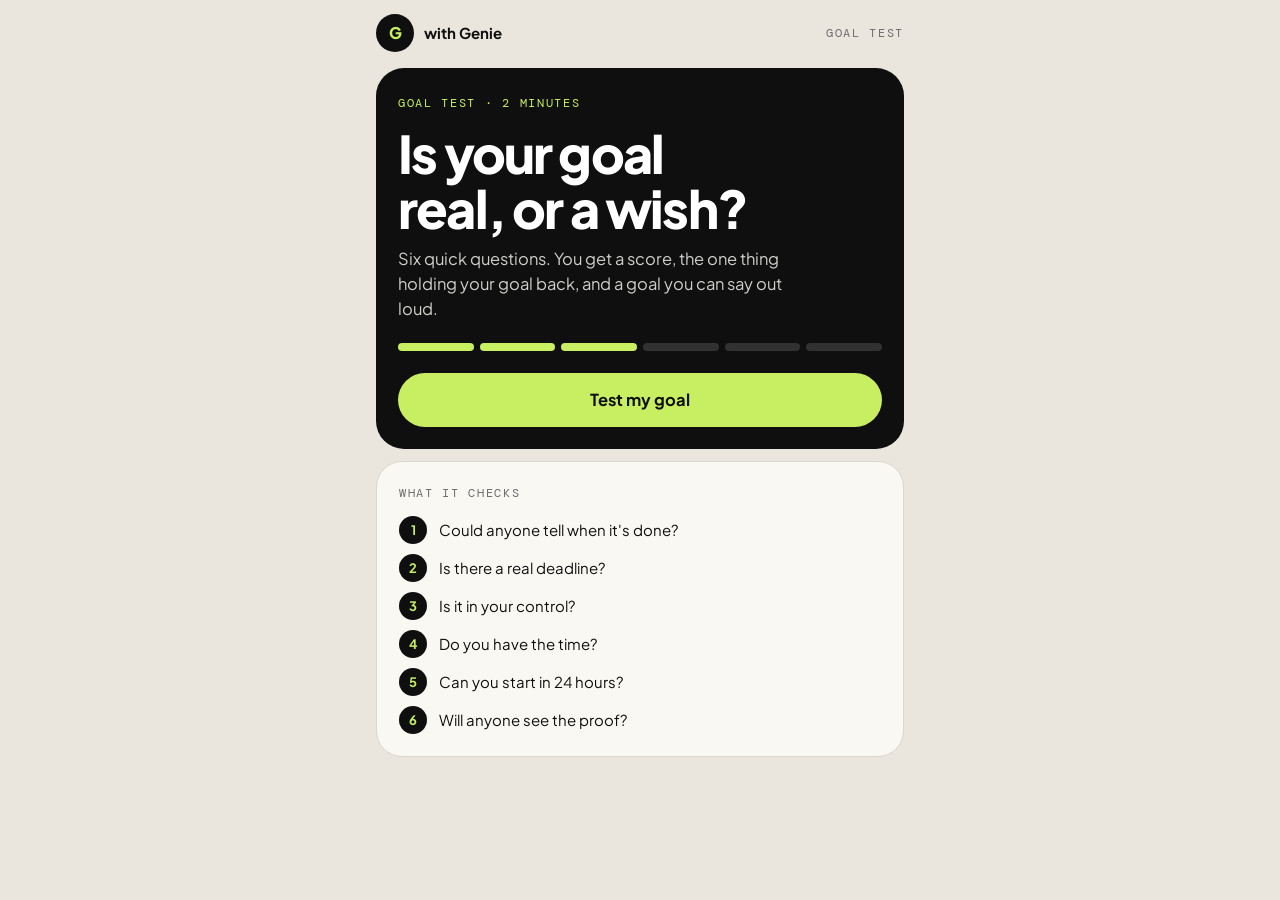
<file: goal.html>
<!DOCTYPE html>
<html lang="en">
<head>
<meta charset="UTF-8">
<meta name="viewport" content="width=device-width, initial-scale=1.0, viewport-fit=cover">
<title>Goal Test · with Genie</title>
<meta name="description" content="Is your goal real, or a wish? 6 quick questions. Get a score, the one thing holding it back, and a goal you can say out loud.">
<meta name="theme-color" content="#EAE6DD">
<meta property="og:title" content="Goal Test: is your goal real, or a wish?">
<meta property="og:description" content="6 quick questions. 2 minutes. Find the one thing holding your goal back.">
<link rel="icon" type="image/svg+xml" href="data:image/svg+xml,%3Csvg xmlns='http://www.w3.org/2000/svg' width='32' height='32' viewBox='0 0 32 32'%3E%3Crect width='32' height='32' rx='16' fill='%230F0F10'/%3E%3Ctext x='16' y='22' text-anchor='middle' font-size='17' font-weight='800' fill='%23C8EF62' font-family='system-ui'%3EG%3C/text%3E%3C/svg%3E">
<link rel="preconnect" href="https://fonts.googleapis.com">
<link rel="preconnect" href="https://fonts.gstatic.com" crossorigin>
<link rel="stylesheet" href="https://fonts.googleapis.com/css2?family=Plus+Jakarta+Sans:wght@400;500;600;700;800&family=DM+Mono:wght@400;500&display=swap">
<style>
:root{
  --bg:#EAE6DD;--surface:#FAF8F3;--ink:#0F0F10;--muted:#6C6C70;--line:#DCD6CA;
  --lime:#C8EF62;--mint:#DDF2E3;--peach:#FCE3D6;--lilac:#E7E2F7;--sky:#DCEBF7;--sand:#F3EBD9;--red:#D7401C;
  --display:"Plus Jakarta Sans",ui-sans-serif,system-ui,-apple-system,"Segoe UI",Roboto,sans-serif;
  --mono:"DM Mono",ui-monospace,SFMono-Regular,Menlo,monospace;
  color-scheme:light;
}
*{box-sizing:border-box}
html,body{margin:0;background:var(--bg);color:var(--ink)}
body{font-family:var(--display);font-size:16px;line-height:1.5;-webkit-font-smoothing:antialiased;overflow-x:hidden}
a{color:inherit;text-decoration:none}
button{font:inherit;color:inherit;cursor:pointer;border:0;background:none}
:focus-visible{outline:3px solid var(--ink);outline-offset:3px;border-radius:12px}
h1,h2,h3{margin:0;letter-spacing:-0.035em;line-height:1.05;text-wrap:balance}
p{margin:0}
.wrap{max-width:560px;margin:0 auto;padding:calc(14px + env(safe-area-inset-top,0px)) 16px 80px}
.top{display:flex;align-items:center;justify-content:space-between;padding-bottom:16px}
.brand{display:flex;align-items:center;gap:10px;font-weight:700;font-size:15px}
.mark{width:38px;height:38px;border-radius:50%;background:var(--ink);color:var(--lime);display:grid;place-items:center;font-weight:800;font-size:16px}
.mono{font-family:var(--mono);font-size:12px;letter-spacing:.14em;text-transform:uppercase}
.card{background:var(--surface);border:1px solid var(--line);border-radius:26px;padding:22px}
.hero{background:var(--ink);color:#fff;border-radius:28px;padding:26px 22px 22px;position:relative;overflow:hidden}
.hero .mono{color:var(--lime)}
.hero h1{font-size:clamp(36px,10vw,52px);font-weight:800;margin:14px 0 12px}
.hero p{color:#CFCFCA;font-size:16.5px;max-width:32ch}
.meter{display:flex;gap:6px;margin:22px 0 22px}
.meter i{flex:1;height:8px;border-radius:99px;background:rgba(255,255,255,.14)}
.meter i.on{background:var(--lime)}
.btn{display:flex;align-items:center;justify-content:center;gap:8px;width:100%;min-height:54px;padding:0 22px;border-radius:999px;font-weight:700;font-size:16.5px;transition:transform .15s ease,opacity .15s}
.btn:active{transform:scale(.98)}
.btn-lime{background:var(--lime);color:var(--ink)}
.btn-ink{background:var(--ink);color:#fff}
.btn-line{border:1.5px solid var(--ink);color:var(--ink);background:transparent}
.btn[disabled]{opacity:.45}
.what{display:grid;gap:10px;margin-top:14px}
.what li{display:flex;gap:12px;align-items:center;font-size:15px}
.what b{width:28px;height:28px;border-radius:50%;background:var(--ink);color:var(--lime);display:grid;place-items:center;font-size:13px;flex:none}
ul{list-style:none;margin:0;padding:0}
.qtop{display:flex;justify-content:space-between;align-items:center;margin-bottom:10px;color:var(--muted)}
.qtop button{font-family:var(--mono);font-size:12px;letter-spacing:.1em;text-transform:uppercase;padding:6px 0;color:var(--muted)}
.prog{height:6px;border-radius:99px;background:var(--line);overflow:hidden;margin-bottom:22px}
.prog i{display:block;height:100%;background:var(--ink);border-radius:99px;transition:width .35s ease}
.q{font-size:clamp(26px,7vw,32px);font-weight:800;margin-bottom:8px}
.sub{color:var(--muted);font-size:15px;margin-bottom:18px}
.opts{display:grid;gap:9px}
.opt{display:flex;align-items:center;gap:12px;width:100%;text-align:left;padding:16px;border-radius:18px;border:1.5px solid var(--line);background:#fff;font-size:15.5px;font-weight:600;line-height:1.35;transition:border-color .15s,background .15s}
.opt:hover{border-color:var(--ink)}
.opt[aria-pressed="true"]{background:var(--ink);color:#fff;border-color:var(--ink)}
.opt .k{width:28px;height:28px;border-radius:50%;background:var(--bg);display:grid;place-items:center;font-family:var(--mono);font-size:12px;flex:none;color:var(--ink)}
.opt[aria-pressed="true"] .k{background:var(--lime)}
.opt small{display:block;font-weight:500;color:var(--muted);font-size:13.5px;margin-top:2px}
.opt[aria-pressed="true"] small{color:#BDBDB8}
.in{width:100%;border-radius:16px;border:1.5px solid var(--line);background:#fff;padding:14px 15px;font:inherit;font-size:16px;color:var(--ink)}
.in:focus{border-color:var(--ink);outline:none}
textarea.in{min-height:96px;resize:vertical;font-size:17px;font-weight:600}
.lab{display:block;font-size:13px;font-weight:700;margin:14px 0 6px}
.lab em{font-style:normal;font-weight:500;color:var(--muted)}
.ex{display:flex;flex-wrap:wrap;gap:6px;margin-top:10px}
.ex button{font-size:13px;padding:7px 11px;border-radius:999px;background:var(--sand);border:1px solid var(--line)}
.anim{animation:in .28s ease both}
@keyframes in{from{opacity:0;transform:translateY(8px)}to{opacity:1;transform:none}}
.score{display:grid;grid-template-columns:auto 1fr;gap:18px;align-items:center}
.ring{width:118px;height:118px;position:relative}
.ring svg{width:100%;height:100%;transform:rotate(-90deg)}
.ring .n{position:absolute;inset:0;display:grid;place-items:center;text-align:center;line-height:1}
.ring .n b{font-size:38px;font-weight:800;letter-spacing:-0.04em}
.ring .n span{display:block;font-family:var(--mono);font-size:11px;color:#9a9a96;margin-top:2px}
.band{font-size:clamp(28px,8vw,36px);font-weight:800}
.bandline{color:#CFCFCA;font-size:15px;margin-top:6px}
.bars{display:grid;gap:10px;margin-top:20px}
.bar{display:grid;grid-template-columns:110px 1fr;gap:10px;align-items:center;font-size:13.5px}
.bar .t{height:9px;border-radius:99px;background:rgba(255,255,255,.12);overflow:hidden}
.bar .t i{display:block;height:100%;border-radius:99px;background:var(--lime);transition:width .9s cubic-bezier(.2,.8,.2,1)}
.bar .t i.weak{background:#FF7A55}
.bar span{color:#CFCFCA}
.fix{background:var(--peach);border-radius:22px;padding:18px;margin-top:12px}
.fix .mono{color:var(--red)}
.fix h3{font-size:22px;font-weight:800;margin:8px 0 6px}
.fix p{font-size:15px;color:#3a3a3d}
.sec{margin-top:26px}
.sec h2{font-size:24px;font-weight:800}
.sec>p{color:var(--muted);font-size:15px;margin-top:6px}
.row2{display:grid;grid-template-columns:1fr 1fr;gap:10px}
.say{background:var(--ink);color:#fff;border-radius:24px;padding:22px;margin-top:16px}
.say .mono{color:var(--lime)}
.say .line{font-size:22px;font-weight:800;letter-spacing:-0.02em;line-height:1.25;margin-top:10px}
.say ul{margin-top:12px;display:grid;gap:6px;font-size:15px;color:#CFCFCA}
.say ul b{color:#fff;font-weight:700}
.acts{display:grid;grid-template-columns:1fr 1fr;gap:8px;margin-top:12px}
.tip{font-size:13.5px;color:var(--muted);text-align:center;margin-top:10px}
.next{display:grid;gap:10px;margin-top:14px}
.nx{display:flex;align-items:center;gap:14px;padding:16px;border-radius:20px;background:var(--surface);border:1px solid var(--line)}
.nx .ic{width:44px;height:44px;border-radius:14px;display:grid;place-items:center;flex:none;font-size:20px}
.nx b{display:block;font-size:15.5px}
.nx small{color:var(--muted);font-size:13.5px}
.nx .ch{margin-left:auto;font-size:22px;color:var(--muted)}
.check{display:flex;gap:10px;align-items:flex-start;font-size:14px;margin-top:12px;color:#3a3a3d}
.check input{width:20px;height:20px;margin:1px 0 0;accent-color:var(--ink)}
.err{color:#B3261E;font-size:14px;margin-top:8px}
.ok{background:var(--mint);border-radius:16px;padding:14px;font-size:15px;margin-top:12px}
.toast{position:fixed;left:50%;bottom:24px;transform:translate(-50%,20px);opacity:0;background:var(--ink);color:#fff;padding:12px 18px;border-radius:999px;font-size:14.5px;font-weight:600;transition:.25s;pointer-events:none;z-index:9}
.toast.on{opacity:1;transform:translate(-50%,0)}
.spin{width:18px;height:18px;border-radius:50%;border:2.5px solid currentColor;border-right-color:transparent;animation:sp .7s linear infinite}
@keyframes sp{to{transform:rotate(360deg)}}
@media (prefers-reduced-motion:reduce){*{animation:none!important;transition:none!important}}
</style>
</head>
<body>
<div class="wrap">
  <header class="top"><a class="brand" href="/?home"><span class="mark">G</span>with Genie</a><span class="mono" style="color:var(--muted)">Goal Test</span></header>
  <main id="root"></main>
</div>
<div class="toast" id="toast"></div>
<script>
const API = "https://vbafqulhbskaswkyjjdn.supabase.co/functions/v1/goal-api";
const $ = s => document.querySelector(s);
const esc = s => String(s ?? "").replace(/[&<>"']/g, c => ({ "&":"&amp;","<":"&lt;",">":"&gt;",'"':"&quot;","'":"&#39;" }[c]));
const SRC = (new URLSearchParams(location.search).get("from") || "").toLowerCase().replace(/[^a-z0-9_-]/g, "").slice(0, 30);

/* Six checks. Points add up to 100. "In your control" weighs most: it's what breaks most goals. */
const QS = [
  { k:"finish", label:"Finish line", q:"Could a stranger tell when it's done?", sub:"Picture someone who doesn't know you, checking your goal.",
    o:[["Yes. There's a number or a clear finish line",20],["Sort of. I'd know it when I see it",8],["No. It's more of a direction",0]] },
  { k:"date", label:"Deadline", q:"When is it due?", sub:"Be honest. \"Soon\" is not a date.",
    o:[["A date within the next 30 days",15],["A date, but it's months away",8],["No date yet",0]] },
  { k:"control", label:"In your control", q:"If you do your part, can anything stop it?", sub:"Think about money, approval, other people saying yes.",
    o:[["No. It's all on me",25],["Partly. I need one or two people to say yes",10],["Yes. It depends on others, or money I don't have",0]] },
  { k:"time", label:"Time", q:"How many hours a week can you really give it?", sub:"Not the hours you wish you had.",
    o:[["5 hours or more",15],["2 to 4 hours",10],["Less than 2",4],["I haven't thought about it",0]] },
  { k:"first", label:"First step", q:"Could you start in the next 24 hours?", sub:"Something you could do tonight or tomorrow morning.",
    o:[["Yes. I know exactly what I'd do first",15],["I'd have to figure out where to start",5],["Not until something else happens",0]] },
  { k:"proof", label:"Proof", q:"How will people know you did it?", sub:"Proof is what stops you letting yourself off.",
    o:[["They'll see it: a post, a link, a photo",10],["I'll tell them",3],["They won't",0]] },
];
const MAX = Object.fromEntries(QS.map(q => [q.k, q.o[0][1]]));
const FIX = {
  finish:{ t:"No finish line", p:"Put a number on it. “Grow my YouTube” becomes “Post 4 YouTube videos”. If a stranger can't check it, neither can you." },
  date:{ t:"No real deadline", p:"Give it a date inside 30 days. Without a date, “next week” never ends." },
  control:{ t:"It depends on other people", p:"Make it about what you do, not what others decide. “Build a team” becomes “Ask 5 people to join me”. You control the asking, not the yes." },
  time:{ t:"No time set aside", p:"Block the hours now: which days, what time. Or shrink the goal to fit the time you really have." },
  first:{ t:"No first step", p:"Shrink the first step until you could do it tonight. “Start a business” becomes “Write down 3 business names”." },
  proof:{ t:"Nobody will see it", p:"Pick proof people can see: a link, a post, a photo. If nobody can see it, you'll let yourself off." },
};
const ORDER = ["control","finish","date","first","time","proof"];   // tie-break: what breaks goals most
const BANDS = [
  [80, "Ready to declare.", "This goal is real. Say it out loud and start."],
  [55, "Close.", "One weak spot. Fix it and this goal holds."],
  [30, "Still a wish.", "There's a goal in here. Sharpen it before you bet your month on it."],
  [0,  "Not a goal yet.", "Right now this is a hope. Let's turn it into something you can actually do."],
];
const EXAMPLES = ["Grow my YouTube","Get fit","Start my business","Read more books"];

const S = { i:-1, goal:"", a:{}, id:null, saved:false };
let toastT;
function toast(m){ const t = $("#toast"); t.textContent = m; t.classList.add("on"); clearTimeout(toastT); toastT = setTimeout(()=>t.classList.remove("on"), 2400); }
const post = b => fetch(API, { method:"POST", headers:{ "Content-Type":"application/json" }, body:JSON.stringify(b) }).then(r=>r.json()).catch(()=>({ ok:false }));
const pts = k => S.a[k] == null ? 0 : QS.find(q=>q.k===k).o[S.a[k]][1];
const total = () => QS.reduce((n,q)=>n+pts(q.k), 0);
const weakest = () => ORDER.slice().sort((x,y)=> (MAX[y]-pts(y)) - (MAX[x]-pts(x)) || ORDER.indexOf(x)-ORDER.indexOf(y))[0];
const band = n => BANDS.find(b => n >= b[0]);
const isoIn = d => { const t = new Date(Date.now() + 3600000 + d*86400000); return t.toISOString().slice(0,10); };
const nice = iso => iso ? new Date(iso+"T12:00:00Z").toLocaleDateString("en-GB",{ weekday:"short", day:"numeric", month:"short", timeZone:"UTC" }) : "";
const willText = s => String(s||"").trim().replace(/^i\s+will\s+/i,"").replace(/^to\s+/i,"").replace(/[.\s]+$/,"");
function go(i){ S.i = i; render(); window.scrollTo({ top:0, behavior:"smooth" }); }

function render(){
  const R = $("#root");
  if(S.i < 0){
    R.innerHTML = `<section class="hero anim"><div class="mono">Goal Test · 2 minutes</div>
      <h1>Is your goal real, or a wish?</h1>
      <p>Six quick questions. You get a score, the one thing holding your goal back, and a goal you can say out loud.</p>
      <div class="meter"><i class="on"></i><i class="on"></i><i class="on"></i><i></i><i></i><i></i></div>
      <button class="btn btn-lime" id="start">Test my goal</button></section>
      <div class="card anim" style="margin-top:12px"><div class="mono" style="color:var(--muted)">What it checks</div>
      <ul class="what"><li><b>1</b>Could anyone tell when it's done?</li><li><b>2</b>Is there a real deadline?</li><li><b>3</b>Is it in your control?</li><li><b>4</b>Do you have the time?</li><li><b>5</b>Can you start in 24 hours?</li><li><b>6</b>Will anyone see the proof?</li></ul></div>`;
    $("#start").onclick = ()=>go(0);
    return;
  }
  if(S.i === 0){
    R.innerHTML = `<div class="anim">${qtop(0)}
      <h2 class="q">What's the goal?</h2><p class="sub">Write it the way you'd say it to a friend. Messy is fine. We'll sharpen it.</p>
      <textarea class="in" id="g" maxlength="300" placeholder="e.g. Grow my YouTube channel">${esc(S.goal)}</textarea>
      <div class="ex">${EXAMPLES.map(e=>`<button type="button" data-e="${esc(e)}">${esc(e)}</button>`).join("")}</div>
      <div class="err" id="gerr" hidden></div>
      <div style="height:18px"></div><button class="btn btn-ink" id="nx">Next</button></div>`;
    wireTop();
    const g = $("#g");
    document.querySelectorAll(".ex button").forEach(b=>b.onclick=()=>{ g.value = b.dataset.e; g.focus(); });
    $("#nx").onclick = ()=>{ const v = g.value.trim(); if(v.length < 3){ $("#gerr").textContent = "Write your goal first, even roughly."; $("#gerr").hidden = false; return; } S.goal = v; go(1); };
    return;
  }
  if(S.i <= QS.length){
    const q = QS[S.i-1], cur = S.a[q.k];
    R.innerHTML = `<div class="anim">${qtop(S.i)}
      <h2 class="q">${esc(q.q)}</h2><p class="sub">${esc(q.sub)}</p>
      <div class="opts">${q.o.map((o,j)=>`<button type="button" class="opt" data-j="${j}" aria-pressed="${cur===j}"><span class="k">${"ABCD"[j]}</span><span>${esc(o[0])}</span></button>`).join("")}</div></div>`;
    wireTop();
    document.querySelectorAll(".opt").forEach(b=>b.onclick=()=>{
      S.a[q.k] = +b.dataset.j; S.saved = false;
      document.querySelectorAll(".opt").forEach(x=>x.setAttribute("aria-pressed", x===b));
      setTimeout(()=>go(S.i+1), 240);
    });
    return;
  }
  result(R);
}
function qtop(i){
  const n = QS.length + 1, pct = Math.round(i/n*100);
  return `<div class="qtop"><button type="button" id="back">${i>0?"Back":"Start"}</button><span class="mono">${i+1} of ${n}</span></div><div class="prog"><i style="width:${pct}%"></i></div>`;
}
function wireTop(){ const b = $("#back"); if(b) b.onclick = ()=>go(S.i-1); }

function result(R){
  const n = total(), [, title, line] = band(n), wk = weakest(), C = 2*Math.PI*52;
  if(!S.saved){ S.saved = true; post({ action:"save", goal:S.goal, answers:S.a, score:n, weakest:wk, source:SRC }).then(r=>{ if(r.ok) S.id = r.id; }); }
  const prev = load();
  const f = { will: prev.will || willText(S.goal), by: prev.by || isoIn(30), proof: prev.proof || "", first: prev.first || "" };
  R.innerHTML = `<section class="hero anim">
      <div class="mono">Your goal</div><p style="color:#fff;font-size:17px;font-weight:600;margin-top:6px">“${esc(S.goal)}”</p>
      <div class="score" style="margin-top:18px">
        <div class="ring"><svg viewBox="0 0 120 120"><circle cx="60" cy="60" r="52" fill="none" stroke="rgba(255,255,255,.12)" stroke-width="10"/><circle id="arc" cx="60" cy="60" r="52" fill="none" stroke="#C8EF62" stroke-width="10" stroke-linecap="round" stroke-dasharray="${C}" stroke-dashoffset="${C}" style="transition:stroke-dashoffset 1s cubic-bezier(.2,.8,.2,1)"/></svg><div class="n"><div><b id="num">0</b><span>/ 100</span></div></div></div>
        <div><div class="band">${esc(title)}</div><p class="bandline">${esc(line)}</p></div>
      </div>
      <div class="bars">${QS.map(q=>`<div class="bar"><span>${esc(q.label)}</span><div class="t"><i class="${q.k===wk && n<100 ? "weak" : ""}" style="width:0" data-w="${Math.round(pts(q.k)/MAX[q.k]*100)}"></i></div></div>`).join("")}</div>
    </section>
    ${n < 100 ? `<div class="fix anim"><div class="mono">What's holding it back</div><h3>${esc(FIX[wk].t)}</h3><p>${esc(FIX[wk].p)}</p></div>` : `<div class="fix anim" style="background:var(--mint)"><div class="mono" style="color:#178A4A">Nothing to fix</div><h3>Every check passed.</h3><p>Write it down below and tell someone today.</p></div>`}
    <section class="sec">
      <h2>Now sharpen it</h2><p>Fill these in. This is the sentence you say out loud.</p>
      <label class="lab" for="f-will">I will… <em>(with a number)</em></label><input class="in" id="f-will" maxlength="200" value="${esc(f.will)}" placeholder="post 4 YouTube videos">
      <div class="row2"><div><label class="lab" for="f-by">By</label><input class="in" id="f-by" type="date" value="${esc(f.by)}" min="${isoIn(1)}"></div>
        <div><label class="lab" for="f-proof">Proof</label><input class="in" id="f-proof" maxlength="200" value="${esc(f.proof)}" placeholder="the videos on my channel"></div></div>
      <label class="lab" for="f-first">First step <em>(next 24 hours)</em></label><input class="in" id="f-first" maxlength="200" value="${esc(f.first)}" placeholder="script video 1 tonight">
      <div class="say" id="say"></div>
      <div class="acts"><button class="btn btn-ink" id="copy">Copy</button><a class="btn btn-line" id="wa" target="_blank" rel="noopener">WhatsApp</a></div>
      <p class="tip">Say it out loud once. If it sounds vague to you, it is.</p>
    </section>
    <section class="sec card" id="mail">
      <h2 style="font-size:21px">Email it to yourself</h2><p style="color:var(--muted);font-size:14.5px;margin-top:6px">So you have it when the week gets busy.</p>
      <input class="in" id="m-name" style="margin-top:12px" maxlength="80" autocomplete="given-name" placeholder="First name">
      <input class="in" id="m-email" style="margin-top:8px" type="email" inputmode="email" autocomplete="email" placeholder="Email">
      <label class="check"><input type="checkbox" id="m-opt" checked><span>Also send me Genie's emails on getting things done</span></label>
      <div class="err" id="m-err" hidden></div>
      <div style="height:12px"></div><button class="btn btn-ink" id="m-send">Send it to me</button>
    </section>
    <section class="sec">
      <h2>Keep it alive</h2>
      <div class="next">
        ${SRC==="event" ? `<a class="nx" href="/events"><span class="ic" style="background:var(--lime)">←</span><span><b>Back to your pass</b><small>Your sharpened goal is filled in for you</small></span><span class="ch">›</span></a>` : ""}
        <a class="nx" href="/events"><span class="ic" style="background:var(--peach)">🗣</span><span><b>Say it in a room</b><small>Forward with Genie, Abuja. Free pass.</small></span><span class="ch">›</span></a>
        <a class="nx" href="/app"><span class="ic" style="background:var(--lilac)">✓</span><span><b>Have Genie check on you daily</b><small>The 15-day challenge</small></span><span class="ch">›</span></a>
        <button class="nx" id="again" style="text-align:left;width:100%"><span class="ic" style="background:var(--sand)">↻</span><span><b>Test another goal</b><small>Or test this one again after sharpening</small></span><span class="ch">›</span></button>
      </div>
    </section>`;
  requestAnimationFrame(()=>requestAnimationFrame(()=>{
    $("#arc").style.strokeDashoffset = C*(1-n/100);
    document.querySelectorAll(".bar i").forEach(i=>i.style.width = i.dataset.w+"%");
    const el = $("#num"), t0 = performance.now();
    (function tick(t){ const p = Math.min(1,(t-t0)/900); el.textContent = Math.round(n*(1-Math.pow(1-p,3))); if(p<1) requestAnimationFrame(tick); })(t0);
  }));
  const ids = ["f-will","f-by","f-proof","f-first"];
  ids.forEach(id=>$("#"+id).addEventListener("input", sayUpdate));
  sayUpdate();
  $("#copy").onclick = async ()=>{ const t = sentence(true); try{ await navigator.clipboard.writeText(t); toast("Copied"); }catch(_){ toast("Couldn't copy. Hold and copy instead."); } };
  $("#again").onclick = ()=>{ Object.assign(S, { i:0, goal:"", a:{}, id:null, saved:false }); render(); window.scrollTo(0,0); };
  $("#m-send").onclick = sendMail;
}
function vals(){ return { will:willText($("#f-will").value), by:$("#f-by").value, proof:$("#f-proof").value.trim(), first:$("#f-first").value.trim() }; }
function sentence(plain){
  const v = vals(), will = v.will || "…";
  const head = `${v.by ? `By ${nice(v.by)}, I` : "I"} will ${will}.`;
  if(!plain) return head;
  return [head, v.proof ? `Proof: ${v.proof}.` : "", v.first ? `First step: ${v.first}.` : ""].filter(Boolean).join(" ");
}
function sayUpdate(){
  const v = vals();
  $("#say").innerHTML = `<div class="mono">Say it like this</div><div class="line">${esc(sentence(false))}</div>
    ${v.proof || v.first ? `<ul>${v.proof?`<li><b>Proof:</b> ${esc(v.proof)}</li>`:""}${v.first?`<li><b>First step:</b> ${esc(v.first)}</li>`:""}</ul>` : ""}`;
  $("#wa").href = "https://wa.me/?text=" + encodeURIComponent(`My goal: ${sentence(true)}\n\nTest yours in 2 minutes: https://eugeneobo.com/goal`);
  try{ localStorage.setItem("goal_test", JSON.stringify({ ...v, sentence:sentence(true), score:total(), at:Date.now() })); }catch(_){}
}
function load(){ try{ const g = JSON.parse(localStorage.getItem("goal_test")||"null"); return g && g.at > Date.now()-3600000 ? g : {}; }catch(_){ return {}; } }
async function sendMail(){
  const e = $("#m-err"), b = $("#m-send"), email = $("#m-email").value.trim(), v = vals();
  const show = m => { e.textContent = m; e.hidden = false; };
  if(v.will.length < 3) return show("Fill in “I will…” first.");
  if(!/^[^\s@]+@[^\s@]+\.[^\s@]{2,}$/.test(email)) return show("Check your email address.");
  e.hidden = true; b.disabled = true; b.innerHTML = '<span class="spin"></span>';
  for(let k=0; !S.id && k<20; k++) await new Promise(r=>setTimeout(r,200));
  if(!S.id){ const r0 = await post({ action:"save", goal:S.goal, answers:S.a, score:total(), weakest:weakest(), source:SRC }); if(r0.ok) S.id = r0.id; }
  const r = S.id ? await post({ action:"email", id:S.id, email, name:$("#m-name").value.trim(), opt_in:$("#m-opt").checked, will:v.will, by:v.by, proof:v.proof, first_step:v.first }) : { ok:false };
  if(r.ok){ $("#mail").innerHTML = `<h2 style="font-size:21px">Sent.</h2><div class="ok">Check your inbox for “Your goal, sharpened”. If it's not there in a few minutes, look in spam.</div>`; return; }
  b.disabled = false; b.textContent = "Send it to me"; show("Couldn't send. Try again.");
}
render();
</script>
</body>
</html>
</file>
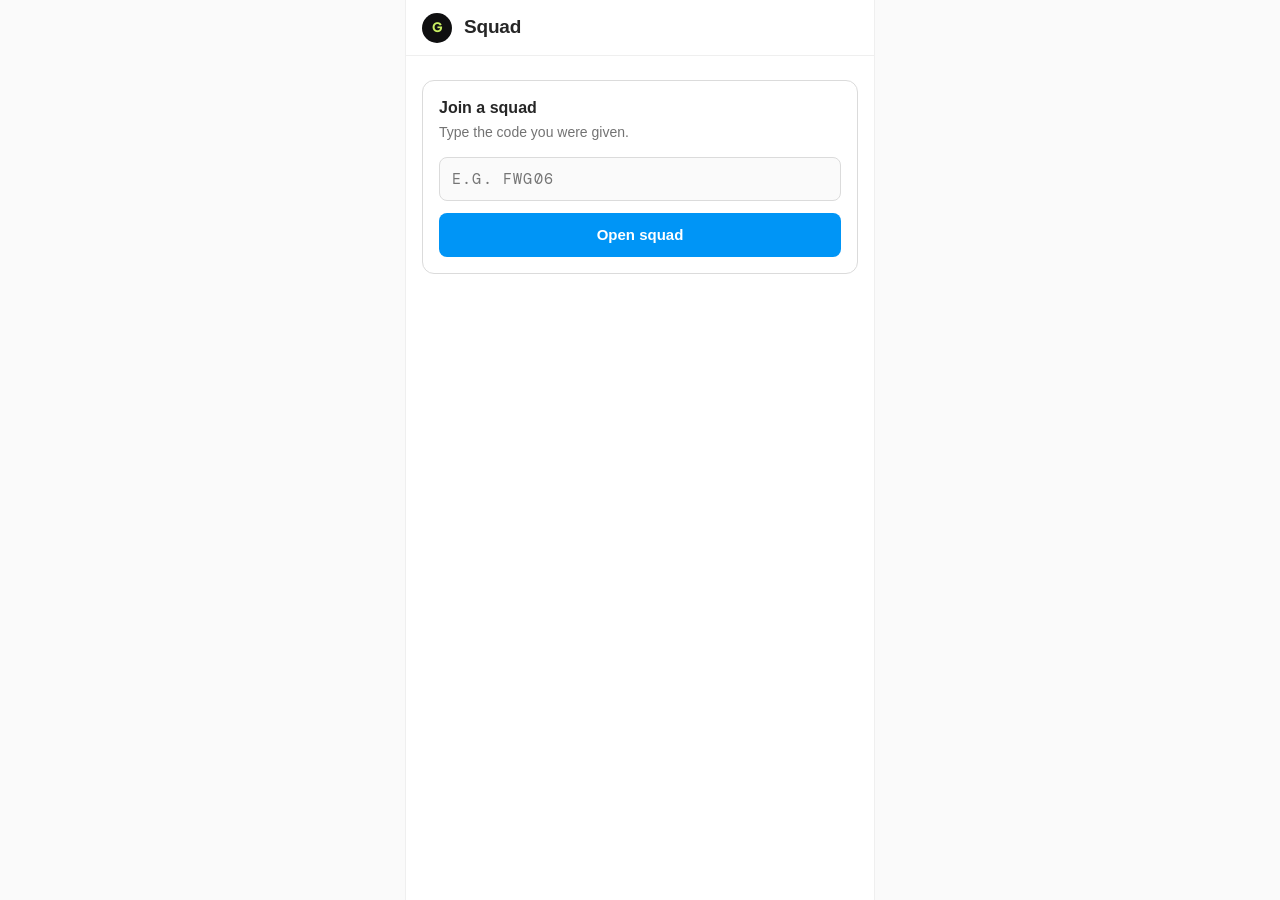
<file: squad.html>
<!DOCTYPE html>
<html lang="en">
<head>
<meta charset="UTF-8">
<meta name="viewport" content="width=device-width, initial-scale=1.0, viewport-fit=cover">
<title>Squad · with Genie</title>
<meta name="description" content="Declare your goal in front of your squad. Check in every week.">
<meta name="theme-color" content="#ffffff">
<meta property="og:title" content="Join the squad">
<meta property="og:description" content="Declare your goal in front of your squad. Check in every week.">
<link rel="icon" type="image/svg+xml" href="data:image/svg+xml,%3Csvg xmlns='http://www.w3.org/2000/svg' width='32' height='32' viewBox='0 0 32 32'%3E%3Crect width='32' height='32' rx='16' fill='%230F0F10'/%3E%3Ctext x='16' y='22' text-anchor='middle' font-family='Arial' font-weight='800' font-size='17' fill='%23C8EF62'%3EG%3C/text%3E%3C/svg%3E">
<link rel="preconnect" href="https://fonts.googleapis.com">
<link rel="preconnect" href="https://fonts.gstatic.com" crossorigin>
<link rel="stylesheet" href="https://fonts.googleapis.com/css2?family=Anton&family=Plus+Jakarta+Sans:wght@400;500;600;700;800&family=DM+Mono:wght@400;500&display=swap">
<style>
:root{
  --bg:#FAFAFA;--card:#FFFFFF;--line:#DBDBDB;--line2:#EFEFEF;--ink:#0F0F10;--text:#262626;--muted:#737373;--soft:#F2F2F2;
  --blue:#0095F6;--blue-d:#1877F2;--red:#D7401C;--done:#17A34A;--part:#E0A100;--miss:#D7401C;
  --ring:linear-gradient(45deg,#F2A23A 0%,#D7401C 55%,#A3123A 100%);
  --sys:-apple-system,BlinkMacSystemFont,"Segoe UI",Roboto,"Helvetica Neue",Arial,sans-serif;
  --big:"Anton",Impact,"Arial Narrow Bold",sans-serif;
  --mono:"DM Mono",ui-monospace,SFMono-Regular,Menlo,monospace;
  --cream:#E8E3DA;--body:"Plus Jakarta Sans",var(--sys);
  color-scheme:light;
}
*{box-sizing:border-box}
html,body{margin:0;background:var(--bg);color:var(--text)}
body{font-family:var(--sys);font-size:15px;line-height:1.4;-webkit-font-smoothing:antialiased;overflow-x:hidden}
a{color:inherit;text-decoration:none}
button{font:inherit;color:inherit;cursor:pointer;border:0;background:none;padding:0}
button:disabled{cursor:not-allowed;opacity:.55}
:focus-visible{outline:2px solid var(--blue);outline-offset:2px;border-radius:8px}
p{margin:0}h1,h2,h3{margin:0}
.wrap{max-width:470px;margin:0 auto;padding:0 0 72px;min-height:100vh;background:var(--card)}
@media (min-width:500px){body{background:var(--bg)}.wrap{border-left:1px solid var(--line2);border-right:1px solid var(--line2)}}

/* top bar */
.bar{position:sticky;top:0;z-index:20;display:flex;align-items:center;gap:12px;height:56px;padding:0 16px;background:rgba(255,255,255,.96);backdrop-filter:blur(10px);border-bottom:1px solid var(--line2)}
.bar h1{font-size:19px;font-weight:700;letter-spacing:-.01em;flex:1;min-width:0;white-space:nowrap;overflow:hidden;text-overflow:ellipsis;display:flex;align-items:center;gap:6px}
.bar .back{width:32px;height:32px;display:grid;place-items:center;margin-left:-6px}
.bar .mark{width:30px;height:30px;border-radius:50%;background:var(--ink);color:#C8EF62;display:grid;place-items:center;font-weight:800;font-size:13px;font-family:var(--body)}
.ico{width:24px;height:24px;display:block}

/* avatars, rings, tick */
.av{display:inline-grid;place-items:center;border-radius:50%;overflow:hidden;color:#fff;font-weight:700;flex:none;font-family:var(--body)}
.av img{width:100%;height:100%;object-fit:cover;display:block}
.ring{display:inline-grid;place-items:center;border-radius:50%;padding:2.5px;background:var(--line);flex:none}
.ring.on{background:var(--ring)}
.ring>.av{border:2.5px solid #fff}
.vt{display:inline-block;vertical-align:-2px;flex:none}

/* stories row */
.stories{display:flex;gap:14px;overflow-x:auto;padding:12px 16px 14px;border-bottom:1px solid var(--line2);scrollbar-width:none}
.stories::-webkit-scrollbar{display:none}
.story{display:grid;justify-items:center;gap:5px;width:70px;flex:none}
.story>span:last-child{font-size:12px;color:var(--text);max-width:70px;overflow:hidden;text-overflow:ellipsis;white-space:nowrap;display:flex;align-items:center;gap:3px}
.story.me>span:last-child{color:var(--muted)}

/* buttons */
.b{display:inline-flex;align-items:center;justify-content:center;gap:6px;height:34px;padding:0 16px;border-radius:8px;font-weight:600;font-size:14px;background:var(--soft);color:var(--text);white-space:nowrap}
.b.blue{background:var(--blue);color:#fff}.b.red{background:var(--red);color:#fff}
.b.full{width:100%;height:44px;font-size:15px}
.b:active{opacity:.75}
.tl{color:var(--blue);font-weight:600;font-size:14px}
.spin{width:16px;height:16px;border-radius:50%;border:2px solid currentColor;border-right-color:transparent;animation:rot .7s linear infinite}
@keyframes rot{to{transform:rotate(360deg)}}

/* blocks */
.sec{padding:16px}
.sec+.sec{border-top:1px solid var(--line2)}
.blk{margin:12px 16px;border:1px solid var(--line);border-radius:12px;background:var(--card);padding:16px}
.blk h2{font-size:16px;font-weight:700;margin-bottom:4px}
.blk .sub{font-size:14px;color:var(--muted);margin-bottom:14px}
.label{font-size:12px;font-weight:600;color:var(--muted);text-transform:uppercase;letter-spacing:.06em;padding:18px 16px 8px}
.err{color:#ED4956;font-size:13px;font-weight:500;margin-top:10px}
.note{font-size:12px;color:var(--muted);text-align:center;margin-top:12px}

/* form fields */
.f{display:grid;gap:6px;margin-bottom:12px}
.f label{font-size:13px;font-weight:600;color:var(--text)}
.f label em{font-style:normal;font-weight:400;color:var(--muted)}
.f input,.f textarea{width:100%;border:1px solid var(--line);border-radius:8px;background:var(--bg);padding:0 12px;height:44px;font:inherit;font-size:15px;color:var(--text)}
.f textarea{height:auto;min-height:70px;padding:11px 12px;resize:vertical}
.f input:focus,.f textarea:focus{outline:none;border-color:#A8A8A8;background:#fff}
.f.big textarea{font-size:17px;font-weight:600}
.row2{display:grid;grid-template-columns:1fr 1fr;gap:10px;align-items:end}.row2>*{min-width:0}

/* squad header (join screen) */
.sq-hd{padding:20px 16px 16px;text-align:center;border-bottom:1px solid var(--line2)}
.sq-hd .mono{font-family:var(--mono);font-size:11px;letter-spacing:.14em;text-transform:uppercase;color:var(--muted)}
.sq-hd h2{font-family:var(--big);font-weight:400;font-size:40px;line-height:1;text-transform:uppercase;margin:8px 0 6px;color:var(--ink)}
.sq-hd h2 em{font-style:normal;color:var(--red)}
.sq-hd p{color:var(--muted);font-size:14px;max-width:34ch;margin:0 auto}
.stack{display:flex;justify-content:center;margin:14px 0 4px}.stack .av{border:2px solid #fff;margin-left:-8px}.stack .av:first-child{margin-left:0}
.free{display:inline-flex;align-items:center;gap:8px;margin-top:12px;padding:6px 12px;border-radius:999px;background:#FFF4EF;color:var(--red);font-size:13px;font-weight:600}
.free s{color:var(--muted);font-weight:500}

/* name picker (follow-list style) */
.ppl{list-style:none;margin:0;padding:0}
.ppl li{display:flex;align-items:center;gap:12px;padding:8px 16px}
.ppl .nm{flex:1;min-width:0}.ppl .nm b{display:flex;align-items:center;gap:4px;font-size:14px;font-weight:600}.ppl .nm span{display:block;font-size:13px;color:var(--muted);white-space:nowrap;overflow:hidden;text-overflow:ellipsis}

/* profile header */
.ph{padding:16px 16px 4px}
.ph-top{display:flex;align-items:center;gap:22px}
.ph-av{position:relative;cursor:pointer}
.ph-av .plus{position:absolute;right:0;bottom:2px;width:24px;height:24px;border-radius:50%;background:var(--blue);color:#fff;border:2.5px solid #fff;display:grid;place-items:center;font-weight:700;font-size:16px;line-height:1}
.stats{flex:1;display:grid;grid-template-columns:repeat(3,1fr);text-align:center}
.stats b{display:block;font-size:17px;font-weight:700;color:var(--text)}.stats span{font-size:13px;color:var(--text)}
.ph-name{margin-top:12px;font-size:14px;font-weight:600;display:flex;align-items:center;gap:5px}
.ph-role{font-size:13px;color:var(--muted);margin-top:1px}
.will{margin-top:6px;font-size:14px;line-height:1.4;color:var(--text)}
.was{margin-top:4px;font-size:12px;line-height:1.4;color:var(--muted,#8a8a8a)}
.rev-ask{margin:18px 16px 6px;padding:14px 16px;background:var(--card);border:1px solid var(--line,#2a2a2a);border-radius:14px;display:flex;flex-direction:column;gap:6px}
.rev-ask b{font-size:15px}.rev-ask span{font-size:13px;color:var(--muted,#8a8a8a);line-height:1.4}.rev-ask .b{align-self:flex-start;margin-top:4px}
.will b{font-family:var(--big);font-weight:400;color:var(--red);letter-spacing:.02em;margin-right:5px;font-size:15px}
.ph-meta{font-size:13px;color:var(--muted);margin-top:4px}
.ph-btns{display:grid;grid-template-columns:1fr 1fr;gap:8px;margin-top:14px}
.started{display:inline-flex;align-items:center;gap:4px;font-size:12px;font-weight:600;color:var(--done);margin-left:4px}

/* week highlights */
.hl{display:flex;gap:16px;overflow-x:auto;padding:14px 16px 16px;scrollbar-width:none}
.hl::-webkit-scrollbar{display:none}
.hl-i{display:grid;justify-items:center;gap:5px;flex:none}
.hl-c{width:60px;height:60px;border-radius:50%;border:1px solid var(--line);display:grid;place-items:center;background:var(--soft);font-weight:700;font-size:15px;color:var(--muted);position:relative}
.hl-c::after{content:"";position:absolute;inset:-4px;border-radius:50%;border:1.5px solid transparent}
.hl-c.now::after{border-color:var(--text)}
.hl-c.done{background:var(--done);border-color:var(--done);color:#fff}.hl-c.partly{background:var(--part);border-color:var(--part);color:#fff}.hl-c.missed{background:var(--miss);border-color:var(--miss);color:#fff}
.hl-i span{font-size:12px;color:var(--text)}

/* tabs + grid */
.tabs{display:grid;grid-template-columns:repeat(var(--n,2),1fr);border-top:1px solid var(--line2)}
.tabs button{height:46px;display:grid;place-items:center;color:var(--muted);border-top:1px solid transparent;margin-top:-1px}
.tabs button.on{color:var(--text);border-top-color:var(--text)}
.grid{display:grid;grid-template-columns:repeat(3,1fr);gap:2px}
.tile{aspect-ratio:1;position:relative;overflow:hidden;background:var(--soft);display:block}
.tile img{width:100%;height:100%;object-fit:cover;display:block}
.tile.txt{display:flex;align-items:center;justify-content:center;padding:10px;text-align:center;font-size:12.5px;font-weight:600;line-height:1.3;color:#fff}
.tile.txt span{display:-webkit-box;-webkit-line-clamp:5;-webkit-box-orient:vertical;overflow:hidden}
.empty{padding:40px 24px;text-align:center;color:var(--muted);font-size:14px}
.empty b{display:block;color:var(--text);font-size:20px;font-weight:800;margin-bottom:6px}
.reel{position:relative;background:#000;aspect-ratio:9/16;max-height:78vh;margin:0 auto;width:100%}
.reel video{width:100%;height:100%;object-fit:contain;display:block;background:#000}

/* posts (feed) */
.post{border-bottom:1px solid var(--line2);padding-bottom:10px}
.post-h{display:flex;align-items:center;gap:10px;padding:10px 14px}
.post-h .who{flex:1;min-width:0;font-size:14px}
.post-h .who b{font-weight:600;display:inline-flex;align-items:center;gap:4px}
.post-h .who span{color:var(--muted);font-weight:400}
.post-h .more{color:var(--muted);font-size:13px}
.post-img{width:100%;aspect-ratio:1;object-fit:cover;display:block;background:var(--soft)}
.post-txt{margin:0 14px;padding:22px 18px;border-radius:12px;font-size:17px;font-weight:600;line-height:1.35;color:#fff}
.post-a{display:flex;align-items:center;gap:14px;padding:10px 14px 2px}
.cheer{display:inline-flex;align-items:center;gap:6px;font-weight:600;font-size:14px;color:var(--text)}
.cheer svg{width:24px;height:24px}
.cheer.on svg path{fill:var(--red);stroke:var(--red)}
.post-c{padding:4px 14px 0;font-size:14px;line-height:1.4;white-space:pre-wrap;overflow-wrap:anywhere}
.post-c b{font-weight:600;margin-right:4px}
.post-t{padding:4px 14px 0;font-size:11px;color:var(--muted);text-transform:uppercase;letter-spacing:.02em}

/* composer */
.cmp{display:flex;align-items:flex-start;gap:10px;padding:12px 16px;border-bottom:1px solid var(--line2)}
.cmp textarea{flex:1;border:0;resize:none;font:inherit;font-size:15px;padding:8px 0;min-height:38px;max-height:160px;background:transparent;color:var(--text)}
.cmp textarea:focus{outline:none}
.cmp-tools{display:flex;align-items:center;gap:12px;padding:0 16px 12px 58px;border-bottom:1px solid var(--line2)}
.cmp-tools label{cursor:pointer;color:var(--text);display:flex;align-items:center;gap:6px;font-size:13px;font-weight:600}
.cmp-tools .prev{display:flex;align-items:center;gap:8px}.cmp-tools .prev img{width:40px;height:40px;border-radius:6px;object-fit:cover}
.cmp-tools .tl{margin-left:auto}

/* action cards */
.pick{display:grid;grid-template-columns:repeat(3,1fr);gap:8px;margin-bottom:12px}
.pick button{min-height:62px;border-radius:10px;border:1px solid var(--line);background:#fff;font-weight:700;font-size:14px;display:grid;place-items:center;gap:2px;padding:8px 4px}
.pick button small{font-weight:400;font-size:11.5px;color:var(--muted)}
.pick button.on.done{background:var(--done);border-color:var(--done);color:#fff}
.pick button.on.partly{background:var(--part);border-color:var(--part);color:#fff}
.pick button.on.missed{background:var(--miss);border-color:var(--miss);color:#fff}
.pick button.on small{color:rgba(255,255,255,.9)}
.got{display:flex;gap:12px;align-items:center;padding:12px;border-radius:10px;background:var(--bg)}
.got i{width:36px;height:36px;border-radius:50%;flex:none;display:grid;place-items:center;color:#fff;font-style:normal;font-weight:700}

/* accountability */
.coach{display:flex;align-items:center;gap:12px;width:100%;text-align:left;padding:10px 12px;border-radius:12px;border:1px solid var(--line);background:#fff}
.coach.open{border-color:var(--blue);background:#F0F8FF}
.cb-t{flex:1;min-width:0}.cb-t b{display:flex;align-items:center;gap:4px;font-size:15px;font-weight:600}.cb-t>span{display:block;font-size:13px;color:var(--muted);margin-top:1px}
.chev{font-size:22px;line-height:1;color:var(--muted);transition:transform .2s}.coach.open .chev{transform:rotate(90deg)}
.coach-more{margin-top:10px;padding:14px;border-radius:12px;background:var(--bg)}
.coach-more ul{margin:0 0 12px;padding-left:18px;font-size:14px;line-height:1.5}
.cprice{display:flex;justify-content:space-between;align-items:baseline;margin-bottom:12px;font-weight:700}.cprice b{font-size:15px}.cprice span{font-size:17px}
.or{display:flex;align-items:center;gap:10px;margin:16px 0 10px;color:var(--muted);font-size:12px;font-weight:600;text-transform:uppercase;letter-spacing:.04em}.or::before,.or::after{content:"";flex:1;height:1px;background:var(--line)}
.peers{display:flex;gap:14px;overflow-x:auto;scrollbar-width:none;padding-bottom:2px}.peers::-webkit-scrollbar{display:none}
.peer{display:grid;justify-items:center;gap:5px;width:64px;flex:none;font-size:12px}
.peer>span:last-child{max-width:64px;overflow:hidden;text-overflow:ellipsis;white-space:nowrap}
.acc-set{display:flex;align-items:center;gap:12px}.acc-set>div{flex:1}.acc-set small{display:block;font-size:12px;color:var(--muted)}.acc-set b{font-size:15px;font-weight:600}
.hold{display:flex;align-items:center;gap:12px;padding:10px 0;border-top:1px solid var(--line2)}.hold:first-of-type{border-top:0}
.h-t{flex:1;min-width:0}.h-t b{font-size:14px;font-weight:600}.h-t span{display:block;font-size:13px;color:var(--text);overflow:hidden;text-overflow:ellipsis;white-space:nowrap}
.h-t small{display:block;font-size:12px;color:var(--muted);margin-top:1px}.h-t small.done{color:var(--done)}.h-t small.partly{color:var(--part)}.h-t small.missed{color:var(--miss)}

/* visitor CTA */
.cta{margin:20px 16px;border-radius:14px;background:var(--ink);color:#F4F2EC;padding:18px}
.cta small{display:block;font-family:var(--mono);font-size:11px;letter-spacing:.14em;text-transform:uppercase;color:#FF7A57}
.cta b{display:block;font-family:var(--big);font-weight:400;font-size:26px;margin:6px 0 4px}.cta p{color:rgba(244,242,236,.75);font-size:14px;margin-bottom:14px}

/* overlays: reel + single post */
.ov{position:fixed;inset:0;z-index:50;background:rgba(0,0,0,.92);display:flex;align-items:center;justify-content:center}
.ov .x{position:absolute;top:calc(12px + env(safe-area-inset-top,0px));right:12px;width:40px;height:40px;border-radius:50%;background:rgba(255,255,255,.14);color:#fff;font-size:24px;display:grid;place-items:center;z-index:2}
.ov video{max-width:100%;max-height:100%;width:auto;height:100%;object-fit:contain}
.ov .cap{position:absolute;left:0;right:0;bottom:0;padding:60px 18px calc(22px + env(safe-area-inset-bottom,0px));background:linear-gradient(to top,rgba(0,0,0,.75),transparent);color:#fff}
.ov .cap .n{display:flex;align-items:center;gap:8px;font-weight:600;font-size:14px}
.ov .cap .w{margin-top:6px;font-size:15px}.ov .cap .w b{font-family:var(--big);font-weight:400;color:#FF7A57;margin-right:6px}
.ov .card{background:#fff;border-radius:12px;max-width:470px;width:calc(100% - 24px);max-height:90vh;overflow:auto}

/* projector wall (unchanged look) */
.wall .top{display:flex;justify-content:space-between;gap:10px;font-family:var(--mono);font-size:11.5px;letter-spacing:.14em;text-transform:uppercase;padding-bottom:10px;border-bottom:1.5px solid var(--ink);color:var(--ink)}
.wall .title{font-family:var(--big);font-weight:400;text-transform:uppercase;line-height:.92;margin:14px 0 0;color:var(--ink)}
.wall .title em{font-style:normal;color:var(--red)}
.wc .stamp{position:absolute;right:16px;top:16px;font-family:var(--big);letter-spacing:.06em;color:#C8EF62;border:2px solid #C8EF62;border-radius:8px;padding:2px 8px;transform:rotate(6deg)}
.wc .weeks{display:flex;gap:6px}.wc .weeks span{flex:1;border-radius:9px;background:rgba(255,255,255,.08);display:grid;place-items:center;font-family:var(--mono);font-size:11px;color:rgba(255,255,255,.5)}
.wc .weeks span.done{background:var(--done);color:#fff}.wc .weeks span.partly{background:var(--part);color:#fff}.wc .weeks span.missed{background:var(--miss);color:#fff}
.wc .who{display:flex;flex-wrap:wrap;column-gap:.28em}
.wall .av{color:#fff}
.wc-h{display:flex;align-items:center;gap:1vw}
body.wall{font-family:var(--body)}

/* today card, squad board, calendar */
.photo-ask{display:flex;align-items:center;gap:12px;margin:12px 16px 0;padding:12px 14px;border-radius:14px;background:#F0F8FF;border:1px solid #CFE6FB;cursor:pointer}
.photo-ask>span:nth-child(2){flex:1;min-width:0}.photo-ask b{display:block;font-size:15px}.photo-ask small{font-size:13px;color:var(--muted)}
.pa-av{position:relative;flex:none}.pa-av i{position:absolute;right:-2px;bottom:-2px;width:22px;height:22px;border-radius:50%;background:var(--blue);color:#fff;border:2px solid #fff;display:grid;place-items:center;font-style:normal;font-weight:700}
.me-card{display:flex;align-items:center;gap:12px;margin:12px 16px 0;padding:12px 14px;border-radius:14px;border:1px solid var(--line)}
.me-card>span:nth-child(2){flex:1;min-width:0}.me-card small{display:block;font-size:12px;color:var(--muted);font-weight:600;text-transform:uppercase;letter-spacing:.05em}
.me-card b{display:block;font-size:15px;font-weight:600;margin:2px 0}.me-card b em{font-style:normal;font-family:var(--big);font-weight:400;color:var(--red);margin-right:4px}
.me-card>span:nth-child(2)>span{font-size:13px;color:var(--muted)}
.me-card .chev,.coach-line .chev{font-size:24px;color:var(--muted)}
.today{border-color:var(--ink);border-width:1.5px}.today.done{border-color:var(--done);background:#F3FBF5}
.today-h{display:flex;justify-content:space-between;align-items:center;gap:8px;margin-bottom:10px;flex-wrap:wrap}
.day-pill{font-family:var(--mono);font-size:11.5px;letter-spacing:.08em;text-transform:uppercase;background:var(--ink);color:#fff;padding:4px 9px;border-radius:999px}
.today-h .ok{font-size:13px;font-weight:700;color:var(--done)}.today-h .due{font-size:13px;font-weight:700;color:var(--red)}
.today textarea{width:100%;border:1px solid var(--line);border-radius:10px;padding:10px 12px;font:inherit;font-size:15px;resize:vertical;min-height:64px;background:#fff}
.today textarea:focus{outline:none;border-color:#A8A8A8}
.pf-row{display:flex;align-items:center;gap:10px;margin-top:10px}.pf-row label{cursor:pointer}.pf-row .ico{width:18px;height:18px}
.pf-row .prev{display:flex;align-items:center;gap:8px;min-width:0}.pf-row .prev img{width:36px;height:36px;border-radius:6px;object-fit:cover}.pf-row #pb{margin-left:auto;min-width:84px}
.lab-row{display:flex;justify-content:space-between;align-items:center;gap:10px}
.seg{display:grid;grid-template-columns:repeat(3,1fr);gap:4px;margin:0 16px 8px;padding:3px;border-radius:10px;background:var(--soft)}
.seg button{height:34px;border-radius:8px;font-size:13.5px;font-weight:600;color:var(--muted)}.seg button.on{background:#fff;color:var(--text);box-shadow:0 1px 3px rgba(0,0,0,.1)}
.seg.mini{display:inline-grid;grid-template-columns:repeat(2,auto);margin:0;text-transform:none;letter-spacing:0}.seg.mini button{height:28px;padding:0 10px;font-size:12.5px}
.board{padding:0 16px}
.srow{display:flex;align-items:center;gap:10px;padding:10px 0;border-bottom:1px solid var(--line2)}.srow.col{flex-direction:column;align-items:stretch;gap:8px}
.sr-who{display:flex;align-items:center;gap:10px;flex:1;min-width:0}.sr-who>span{min-width:0}.sr-who b{display:flex;align-items:center;gap:4px;font-size:14px;font-weight:600}
.sr-who small{display:block;font-size:13px;color:var(--muted);white-space:nowrap;overflow:hidden;text-overflow:ellipsis}
.tag-ok{font-size:12.5px;font-weight:700;color:var(--done);background:#E8F7EE;padding:5px 10px;border-radius:999px;white-space:nowrap}
.tag-no{font-size:12.5px;font-weight:600;color:var(--muted);white-space:nowrap}
.b.sm{height:30px;padding:0 12px;font-size:13px}
.strip{display:grid;gap:3px}.strip.week{grid-template-columns:repeat(7,1fr)}.strip.month{grid-template-columns:repeat(28,1fr);gap:2px}
.strip span{height:22px;border-radius:5px;background:var(--soft)}.strip.month span{height:16px;border-radius:3px}
.strip span.on{background:var(--done)}.strip span.fut{background:transparent;border:1px dashed var(--line)}.strip span.now{outline:2px solid var(--text);outline-offset:1px}
.strip-key{display:grid;grid-template-columns:repeat(7,1fr);font-size:11px;color:var(--muted);text-align:center;padding:2px 0 0}
.strip-key:has(span:nth-child(2):last-child){display:flex;justify-content:space-between}
.cal{display:grid;grid-template-columns:repeat(7,1fr);gap:6px}
.cal-wk{display:grid;grid-template-columns:repeat(7,1fr);gap:6px;font-size:11px;color:var(--muted);text-align:center;margin-bottom:4px}
.cd{position:relative;border-radius:10px;background:var(--soft);display:grid;place-items:center;padding:6px 0;min-height:52px;color:var(--text)}
.cal.month .cd{min-height:40px;padding:4px 0}
.cd small{font-size:11px;color:var(--muted);font-weight:600}.cd b{font-size:16px;font-weight:700}
.cd i{font-style:normal;font-size:12px;font-weight:800;height:14px;line-height:14px}
.cd.on{background:var(--done);color:#fff}.cd.on small{color:rgba(255,255,255,.85)}
.cd.fut{background:transparent;border:1px dashed var(--line);opacity:.6}
.cd.now{box-shadow:inset 0 0 0 2px var(--text)}.cd.sel{box-shadow:0 0 0 2px var(--blue)}
.dd-h{padding:16px 16px 4px;font-size:13px;font-weight:700;color:var(--muted);text-transform:uppercase;letter-spacing:.05em}
.dd-empty{margin:14px 16px 0;padding:14px;border-radius:12px;background:var(--bg);font-size:14px;color:var(--muted);text-align:center}
.vthumb{position:relative;display:block;width:100%;aspect-ratio:4/5;max-height:70vh;border-radius:14px;overflow:hidden;background:#000;text-align:left}
.vthumb video{width:100%;height:100%;object-fit:cover;opacity:.85;display:block}
.vthumb img,.vthumb video{position:absolute;inset:0;width:100%;height:100%;object-fit:cover;display:block}
.ppl{display:flex;gap:6px;overflow-x:auto;padding:8px 16px 4px;scrollbar-width:none}.ppl::-webkit-scrollbar{display:none}
.pp{flex:none;display:flex;align-items:center;gap:7px;padding:4px 12px 4px 4px;border-radius:999px;background:var(--bg);font-size:13.5px;font-weight:600;color:var(--muted);border:1px solid transparent}
.pp.on{background:var(--card);color:var(--text);border-color:var(--text)}
.pager{display:flex;overflow-x:auto;overflow-y:hidden;scroll-snap-type:x mandatory;scrollbar-width:none;align-items:flex-start;overscroll-behavior-x:contain;transition:height .25s}
.pager::-webkit-scrollbar{display:none}
.pg{flex:0 0 100%;min-width:0;scroll-snap-align:start;scroll-snap-stop:always;padding-bottom:4px}
.swipe-hint{font-size:12px;font-weight:600;color:var(--muted);text-transform:uppercase;letter-spacing:.05em;padding:20px 16px 2px;border-top:1px solid var(--line2);margin-top:14px}
.dd-tip{margin:12px 16px 0;font-size:13px;color:var(--muted);text-align:center}
.dd-open{margin:12px 16px 0;border:1px solid var(--line2);border-radius:16px;background:var(--bg);padding:4px 0 12px;animation:ddIn .22s ease-out;transform-origin:top}
@keyframes ddIn{from{opacity:0;transform:translateY(-6px)}to{opacity:1;transform:none}}
.dd-open .dd-h{display:flex;align-items:center;justify-content:space-between;padding:10px 12px 8px 14px}
.dd-x{width:30px;height:30px;border-radius:50%;display:grid;place-items:center;font-size:20px;line-height:1;color:var(--muted);background:var(--card);border:1px solid var(--line2)}
.dd-open .dd-empty{margin:0 12px}
.dd .post{border:1px solid var(--line2);border-radius:14px;margin:0 12px;overflow:hidden;padding-bottom:6px;background:var(--card)}
.dd .post+.post{margin-top:10px}
.dd .post-img{max-height:320px;width:100%;object-fit:cover}
.ribbon{position:absolute;top:0;left:0;width:170px;height:170px;overflow:hidden;pointer-events:none;z-index:2}
.ribbon span{position:absolute;top:40px;left:-50px;width:230px;padding:8px 0;transform:rotate(-45deg);background:var(--blue);color:#fff;text-align:center;font-size:14px;font-weight:800;letter-spacing:.12em;text-transform:uppercase;box-shadow:0 3px 10px rgba(0,0,0,.3)}
.ov .vwrap{position:relative;display:inline-block;line-height:0;-webkit-user-select:none;user-select:none}
.ov .vwrap video{display:block;width:auto;height:auto;max-width:100vw;max-height:100vh;max-height:100dvh}
.vplay{position:absolute;left:50%;top:42%;transform:translate(-50%,-50%);width:58px;height:58px;border-radius:50%;background:rgba(255,255,255,.22);backdrop-filter:blur(6px);display:grid;place-items:center;border:1.5px solid rgba(255,255,255,.6)}
.vcap{position:absolute;left:0;right:0;bottom:0;padding:30px 14px 12px;background:linear-gradient(to top,rgba(0,0,0,.75),transparent);color:#fff}.vcap b{display:block;font-size:15px}.vcap small{font-size:13px;opacity:.85}
.vnone{display:flex;align-items:center;gap:10px;padding:12px 14px;border-radius:12px;border:1px dashed var(--line);color:var(--muted);font-size:14px}
.coach-line{display:flex;align-items:center;gap:12px;margin:20px 16px 0;padding:12px 14px;border-radius:14px;background:var(--bg);border:1px solid var(--line2)}
.coach-line>span:nth-child(2){flex:1;min-width:0}.coach-line b{display:flex;align-items:center;gap:4px;font-size:14px;font-weight:600}.coach-line small{font-size:12.5px;color:var(--muted)}
.tst{position:fixed;left:50%;bottom:calc(20px + env(safe-area-inset-bottom,0px));transform:translate(-50%,20px);background:var(--ink);color:#fff;padding:10px 16px;border-radius:999px;font-size:14px;font-weight:600;opacity:0;transition:.25s;z-index:60;pointer-events:none;white-space:nowrap}
.tst.on{opacity:1;transform:translate(-50%,0)}
/* wall (projector) */
body.wall{background:var(--cream)}
.wl{min-height:100vh;display:grid;grid-template-columns:minmax(300px,30%) 1fr;gap:3vw;padding:3.2vw}
.wl-side{display:flex;flex-direction:column;gap:2vw}
.wl-side .top{font-size:max(12px,.9vw)}
.wl-side .title{font-size:clamp(48px,6.4vw,140px)}
.wl-count{font-family:var(--big);font-size:clamp(56px,7vw,150px);line-height:.9}
.wl-count small{display:block;font-family:var(--body);font-weight:700;font-size:max(14px,1.1vw);color:var(--muted);margin-top:.4vw}
.wl-qr{background:#fff;border-radius:22px;padding:1.4vw;display:flex;gap:1.2vw;align-items:center;margin-top:auto}
.wl-qr #qr{width:clamp(110px,10vw,220px);height:clamp(110px,10vw,220px);flex:none}
.wl-qr #qr svg{width:100%;height:100%;display:block}
.wl-qr b{display:block;font-size:max(15px,1.25vw);line-height:1.25}
.wl-qr span{display:block;font-family:var(--mono);font-size:max(12px,.95vw);color:var(--muted);margin-top:.4vw;word-break:break-all}
.wl-grid{display:grid;grid-template-columns:repeat(auto-fill,minmax(min(100%,max(300px,26vw)),1fr));gap:1.4vw;align-content:start}
.wc{background:var(--ink);color:#F4F2EC;border-radius:22px;padding:1.6vw 1.6vw 1.4vw 2.1vw;position:relative;overflow:hidden;animation:pop .6s cubic-bezier(.2,.9,.3,1.3) both}
.wc::before{content:"";position:absolute;left:0;top:0;bottom:0;width:.55vw;min-width:6px;background:var(--red)}
.wc .who{font-family:var(--big);text-transform:uppercase;font-size:clamp(26px,2.4vw,52px);line-height:1}
.wc .who em{font-style:normal;color:var(--red)}
.wc .goal{font-weight:800;font-size:clamp(17px,1.45vw,32px);line-height:1.28;margin-top:.6vw}
.wc .by{margin-top:.9vw;font-family:var(--mono);font-size:max(12px,.95vw);letter-spacing:.06em;color:rgba(244,242,236,.7);text-transform:uppercase}
.wc .stamp{font-size:max(13px,1vw)}
.wc .weeks{margin-top:1vw}
.wc .weeks span{height:max(20px,1.6vw)}
.wl-empty{border:2px dashed rgba(15,15,16,.25);border-radius:22px;display:grid;place-items:center;min-height:30vh;font-size:max(18px,1.6vw);font-weight:700;color:var(--muted);text-align:center;padding:2vw}
@keyframes pop{from{opacity:0;transform:translateY(24px) scale(.94)}to{opacity:1;transform:none}}
@media (max-width:900px){.wl{grid-template-columns:1fr}.wl-qr{margin-top:0}}
@media (prefers-reduced-motion:reduce){.wc{animation:none}}
</style>
</head>
<body>
<div id="root"><div class="wrap"><p style="padding:60px 0;text-align:center;color:var(--muted)">Loading your squad…</p></div></div>
<script src="/js/intake.js?v=20261106"></script>
<script>
const API = "https://vbafqulhbskaswkyjjdn.supabase.co/functions/v1/squads-api";
const $ = (s, r=document) => r.querySelector(s);
const $$ = (s, r=document) => [...r.querySelectorAll(s)];
const esc = s => String(s==null?"":s).replace(/[&<>"']/g, c=>({ "&":"&amp;","<":"&lt;",">":"&gt;",'"':"&quot;","'":"&#39;" }[c]));
const firstName = n => String(n||"").trim().split(/\s+/)[0] || "";
const COLORS = ["#D7401C","#2F6F5E","#178A4A","#3B5BDB","#C98A0B","#7A4A2E","#8E44AD","#1E7F8C"];
const color = s => COLORS[[...String(s)].reduce((a,c)=>a+c.charCodeAt(0),0) % COLORS.length];
const initials = n => String(n||"?").trim().split(/\s+/).slice(0,2).map(w=>w[0]).join("").toUpperCase();
const niceDate = iso => iso ? new Date(iso+"T12:00:00Z").toLocaleDateString("en-GB",{ weekday:"short", day:"numeric", month:"short", timeZone:"UTC" }) : "";
const addDays = (iso, n) => new Date(Date.parse(iso+"T12:00:00Z") + n*86400000).toISOString().slice(0,10);
const ERR = { missing_name:"Add your name.", bad_email:"Check your email address.", missing_goal:"Write the goal you're declaring.", closed:"This squad is closed.", not_found:"That squad doesn't exist. Check the code.", bad_token:"That link has expired. Use the link in your email.", over:"This squad has finished.", locked:"Your declaration is locked now. That's the point of declaring it." };
const REV = () => !!(D && D.me && D.me.revising);   // Genie opened this person's goal for one change

const parts = location.pathname.split("/").filter(Boolean);
const qs = new URLSearchParams(location.search);
const CODE = (parts[1] || qs.get("code") || "").toUpperCase().replace(/[^A-Z0-9-]/g,"");
const WALL = qs.has("wall");
const PID = parts[2]==="m" ? (parts[3]||"").replace(/[^0-9a-f-]/gi,"") : "";
const KEY = "squad_" + CODE;
let ME = qs.get("me") || "";
try{ if(ME) localStorage.setItem(KEY, ME); else ME = localStorage.getItem(KEY) || ""; }catch(_){}
if(qs.get("me")){ qs.delete("me"); history.replaceState(null, "", location.pathname + (qs.toString()?"?"+qs:"")); }
const SQ = () => `/squad/${CODE}`;
const profLink = id => `/squad/${CODE}/m/${id}`;
let D = null, editing = false, pick = "", SEL = null, NEWP = false, TAB = "posts";

async function load(){
  if(!CODE) return codeScreen();
  const r = await fetch(`${API}?code=${encodeURIComponent(CODE)}${ME?`&me=${ME}`:""}`).then(x=>x.json()).catch(()=>({ ok:false, error:"network" }));
  if(!r.ok){ if(r.error==="not_found") return codeScreen("That squad code doesn't exist."); return fail(); }
  if(ME && !r.me){ try{ localStorage.removeItem(KEY); }catch(_){} ME = ""; }
  D = r; render();
}
function fail(){ $("#root").innerHTML = `<div class="wrap">${bar("Squad")}<div class="blk"><h2>Couldn't load the squad</h2><p class="sub">Check your connection and try again.</p><button class="b blue full" onclick="load()">Try again</button></div></div>`; }
function render(){ if(WALL) wall(); else if(PID) profile(); else if(D.me && !editing) home(); else joinScreen(); fitTitles(); wireFeed(); }
function fitTitles(){
  $$(".title").forEach(t=>{ t.style.fontSize=""; let f=parseFloat(getComputedStyle(t).fontSize), n=0;
    while(t.scrollWidth > t.clientWidth + 1 && f > 24 && n++ < 60){ f -= 2; t.style.fontSize = f+"px"; } });
}
if(document.fonts) document.fonts.ready.then(()=>{ if(D) fitTitles(); });
addEventListener("resize", ()=>{ if(D) fitTitles(); });
const post = body => fetch(API, { method:"POST", headers:{ "Content-Type":"application/json" }, body:JSON.stringify(body) }).then(x=>x.json()).catch(()=>({ ok:false }));

/* ---------- icons ---------- */
const BADGE = (()=>{ let d = ""; const P = (r,a)=>[(12+r*Math.cos(a)).toFixed(2),(12+r*Math.sin(a)).toFixed(2)];
  for(let k=0;k<8;k++){ const a0=k*Math.PI/4-Math.PI/2, am=a0+Math.PI/8, a1=a0+Math.PI/4; const p0=P(9.7,a0), c=P(13.4,am), p1=P(9.7,a1);
    d += (k? "" : `M${p0[0]} ${p0[1]}`) + `Q${c[0]} ${c[1]} ${p1[0]} ${p1[1]}`; } return d + "Z"; })();
const tick = (sz=14) => `<svg class="vt" width="${sz}" height="${sz}" viewBox="0 0 24 24" role="img" aria-label="Verified coach"><path d="${BADGE}" fill="#0095F6"/><path d="M7.6 12.4l3 2.9 5.8-6" fill="none" stroke="#fff" stroke-width="2.3" stroke-linecap="round" stroke-linejoin="round"/></svg>`;
const I = {
  back:`<svg class="ico" viewBox="0 0 24 24" fill="none" stroke="currentColor" stroke-width="2" stroke-linecap="round" stroke-linejoin="round"><path d="M15 5l-7 7 7 7"/></svg>`,
  grid:`<svg class="ico" viewBox="0 0 24 24" fill="none" stroke="currentColor" stroke-width="1.8"><rect x="3" y="3" width="18" height="18" rx="2"/><path d="M9 3v18M15 3v18M3 9h18M3 15h18"/></svg>`,
  reel:`<svg class="ico" viewBox="0 0 24 24" fill="none" stroke="currentColor" stroke-width="1.8" stroke-linejoin="round"><rect x="3" y="3" width="18" height="18" rx="4"/><path d="M3 8h18M8 3l3 5M14 3l3 5"/><path d="M10 11.5v5l4.5-2.5z" fill="currentColor"/></svg>`,
  img:`<svg class="ico" viewBox="0 0 24 24" fill="none" stroke="currentColor" stroke-width="1.8" stroke-linejoin="round"><rect x="3" y="4" width="18" height="16" rx="3"/><circle cx="9" cy="10" r="1.8"/><path d="M21 16l-5-5-8 9"/></svg>`,
  fire:`<svg viewBox="0 0 24 24" fill="none" stroke="currentColor" stroke-width="1.9" stroke-linejoin="round"><path d="M12 22c4 0 7-2.7 7-7 0-3.6-2.4-5.6-3.6-8.6-.4 2-1.4 3.2-2.6 3.8C13 6.6 11.4 4 8.6 2.5 9 6.5 5 8.8 5 15c0 4.3 3 7 7 7z"/></svg>`,
  play:`<svg width="22" height="22" viewBox="0 0 24 24" fill="#fff"><path d="M8 5v14l11-7z"/></svg>`,
  share:`<svg width="18" height="18" viewBox="0 0 24 24" fill="none" stroke="currentColor" stroke-width="2" stroke-linejoin="round"><path d="M22 3L11 13M22 3l-7 19-4-9-9-4z"/></svg>`
};

/* ---------- people bits ---------- */
const nm = m => `${esc(m.name)}${m.coach?tick(14):""}`;
const fnm = m => `${esc(firstName(m.name))}${m.coach?tick(12):""}`;
function av(m, size){
  const sz = size || 40;
  return `<span class="av" style="width:${sz}px;height:${sz}px;font-size:${Math.round(sz*.36)}px;background:${m.photo?"#EFEFEF":color(m.name)}">${m.photo?`<img src="${esc(m.photo)}" alt="" loading="lazy">`:esc(initials(m.name))}</span>`;
}
const fresh = m => !!m.video || (D.posts||[]).some(p=>p.member_id===m.id && Date.now()-Date.parse(p.at) < 3*86400000);
const ringAv = (m, size, on) => `<span class="ring${on?" on":""}">${av(m, size)}</span>`;
function ago(iso){
  const s = (Date.now() - Date.parse(iso)) / 1000;
  if(s < 60) return "now"; if(s < 3600) return Math.floor(s/60) + "m"; if(s < 86400) return Math.floor(s/3600) + "h";
  if(s < 7*86400) return Math.floor(s/86400) + "d"; return new Date(iso).toLocaleDateString("en-GB",{ day:"numeric", month:"short" });
}
const bar = (title, back) => `<header class="bar">${back?`<a class="back" href="${back}" aria-label="Back">${I.back}</a>`:`<a href="/" class="mark" aria-label="with Genie">G</a>`}<h1>${title}</h1></header>`;
function titleHTML(name){
  const w = String(name).trim().split(/\s+/);
  return w.length > 1 ? `${esc(w.slice(0,-1).join(" "))} <em>${esc(w[w.length-1])}</em>` : esc(name);
}
function storiesHTML(meId){
  const list = D.members.slice().sort((a,b)=> (b.id===meId) - (a.id===meId) || (b.coach?1:0) - (a.coach?1:0) || fresh(b) - fresh(a));
  if(!list.length) return "";
  return `<nav class="stories" aria-label="Squad members">${list.map(m=>`<a class="story${m.id===meId?" me":""}" href="${profLink(m.id)}">${ringAv(m, 58, fresh(m))}<span>${m.id===meId?"Your profile":fnm(m)}</span></a>`).join("")}</nav>`;
}

/* ---------- feed ---------- */
let CHEERED = {}; try{ CHEERED = JSON.parse(localStorage.getItem("squad_cheers")||"{}"); }catch(_){}
function postHTML(x){
  const byId = Object.fromEntries(D.members.map(m=>[m.id,m]));
  const m = byId[x.member_id] || { name:"Member" }, mine = D.me && x.member_id===D.me.id, n = x.cheers||0;
  return `<article class="post">
    <div class="post-h"><a href="${profLink(x.member_id)}">${ringAv(m, 32, false)}</a><div class="who"><a href="${profLink(x.member_id)}"><b>${nm(m)}</b></a> <span>· ${esc(ago(x.at))}</span></div>${mine?`<button type="button" class="more unpost" data-id="${esc(x.id)}">Remove</button>`:""}</div>
    ${x.photo?`<img class="post-img" src="${esc(x.photo)}" alt="" loading="lazy">`:""}
    ${!x.photo && x.text ? `<div class="post-c" style="font-size:16px;padding-top:0">${esc(x.text)}</div>` : ""}
    <div class="post-a"><button type="button" class="cheer${CHEERED[x.id]?" on":""}" data-id="${esc(x.id)}" aria-label="Keep going">${I.fire}<span>Keep going</span></button></div>
    <div class="post-c cheers" data-n="${n}"${n?"":" hidden"}><b>${n} ${n===1?"cheer":"cheers"}</b></div>
    ${x.photo && x.text ? `<div class="post-c"><b>${esc(firstName(m.name))}</b>${esc(x.text)}</div>` : ""}
  </article>`;
}
function feedHTML(posts, empty){
  if(!posts.length) return empty ? `<div class="empty">${empty}</div>` : "";
  return posts.map(postHTML).join("");
}
function wireFeed(){
  $$(".cheer").forEach(b=>{ if(b.dataset.w) return; b.dataset.w = 1; b.addEventListener("click", ()=>{
    const id = b.dataset.id; if(CHEERED[id]) return;
    CHEERED[id] = 1; try{ localStorage.setItem("squad_cheers", JSON.stringify(CHEERED)); }catch(_){}
    $$(`.cheer[data-id="${id}"]`).forEach(x=>{ x.classList.add("on"); const c = x.closest(".post").querySelector(".cheers"); const n = (+c.dataset.n||0)+1; c.dataset.n = n; c.hidden = false; c.innerHTML = `<b>${n} ${n===1?"cheer":"cheers"}</b>`; });
    const p = (D.posts||[]).find(p=>p.id===id); if(p) p.cheers = (p.cheers||0)+1;
    post({ action:"cheer", post_id:id });
  }); });
  $$(".unpost").forEach(b=>{ if(b.dataset.w) return; b.dataset.w = 1; b.addEventListener("click", async ()=>{
    if(!confirm("Remove this update?")) return;
    await post({ action:"unpost", token:ME, post_id:b.dataset.id }); closeOv(); load();
  }); });
}

/* ---------- uploads ---------- */
async function shrink(file){
  try{
    const img = await createImageBitmap(file); const k = Math.min(1, 1280/Math.max(img.width, img.height));
    const c = document.createElement("canvas"); c.width = Math.round(img.width*k); c.height = Math.round(img.height*k);
    c.getContext("2d").drawImage(img, 0, 0, c.width, c.height);
    return await new Promise(r=>c.toBlob(b=>r(b||file), "image/jpeg", .85));
  }catch(_){ return file; }
}
async function uploadImage(file, kind){
  const blob = await shrink(file), type = blob.type || "image/jpeg";
  const u = await post({ action:"upload_url", token:ME, kind, type });
  if(!u.ok) throw new Error(u.error||"upload");
  const r = await fetch(u.url, { method:"PUT", headers:{ "content-type":type, "x-upsert":"true" }, body:blob });
  if(!r.ok) throw new Error("upload " + r.status);
  return u.path;
}
function wirePhoto(){
  const inp = $("#ph-in"); if(!inp) return;
  inp.addEventListener("change", async ()=>{
    const f = inp.files[0]; if(!f) return; const e = $("#pherr"), plus = $(".ph-av .plus"); e.hidden = true;
    if(plus) plus.innerHTML = '<span class="spin" style="width:12px;height:12px"></span>';
    try{ const path = await uploadImage(f, "photo"); const r = await post({ action:"set_photo", token:ME, path }); if(!r.ok) throw new Error(r.error); load(); }
    catch(err){ if(plus) plus.textContent = "+"; e.textContent = "Couldn't upload that photo. Check your connection and try again."; e.hidden = false; }
  });
}

function weeksHTML(m, s){
  let h = "";
  for(let w=1; w<=s.weeks; w++){ const c = m.checkins && m.checkins[w]; h += `<span class="${c?c.status:""}${w===s.week?" now":""}" title="Week ${w}">${c ? (c.status==="done"?"✓":c.status==="partly"?"½":"✕") : "W"+w}</span>`; }
  return `<div class="weeks">${h}</div>`;
}

/* ---------- overlays ---------- */
function closeOv(){ const o = $(".ov"); if(o){ o.remove(); document.body.style.overflow = ""; } }
function openOv(html){
  closeOv(); const o = document.createElement("div"); o.className = "ov"; o.innerHTML = `<button type="button" class="x" aria-label="Close">×</button>${html}`;
  o.addEventListener("click", e=>{ if(e.target===o || e.target.closest(".x")) closeOv(); });
  document.body.appendChild(o); document.body.style.overflow = "hidden"; wireFeed();
}
addEventListener("keydown", e=>{ if(e.key==="Escape") closeOv(); });
addEventListener("site-config", ()=>{ try{ if(typeof D!=="undefined" && D && !D.me && PID && !WALL) render(); }catch(_){} });
addEventListener("contextmenu", e=>{ if(e.target.closest && e.target.closest("video,.vthumb,.vwrap")) e.preventDefault(); });
function openReel(m){
  openOv(`<div class="vwrap"><span class="ribbon"><span>Declaration</span></span><video src="${esc(m.video)}" ${m.cover?`poster="${esc(m.cover)}"`:""} autoplay controls controlslist="nodownload noplaybackrate noremoteplayback" disablepictureinpicture disableremoteplayback playsinline></video></div>
    <div class="cap"><div class="n">${av(m, 32)}${nm(m)}</div><div class="w"><b>WILL</b>${esc(m.goal)}</div></div>`);
}

/* ---------- no code ---------- */
function codeScreen(msg){
  $("#root").innerHTML = `<div class="wrap">${bar("Squad")}<div class="blk" style="margin-top:24px"><h2>Join a squad</h2><p class="sub">${esc(msg||"Type the code you were given.")}</p>
    <form id="cf"><div class="f"><input id="c" autocomplete="off" autocapitalize="characters" placeholder="e.g. FWG06" aria-label="Squad code" style="text-transform:uppercase;font-family:var(--mono);letter-spacing:.08em"></div>
    <button class="b blue full" type="submit">Open squad</button></form></div></div>`;
  $("#cf").addEventListener("submit", e=>{ e.preventDefault(); const c = $("#c").value.trim().toUpperCase().replace(/[^A-Z0-9-]/g,""); if(c) location.href = "/squad/" + c; });
}

/* ---------- join + declare ---------- */
const showPicker = () => !editing && !SEL && !NEWP && (D.attendees||[]).length > 0;
function pickHTML(){
  if(!showPicker()) return "";
  return `<div class="label">Find your name</div>
    <ul class="ppl">${D.attendees.map(a=>`<li>${av({ name:a.label }, 44)}<div class="nm"><b>${esc(a.label)}</b><span>Registered for the session</span></div><button type="button" class="b blue" data-id="${esc(a.id)}">That's me</button></li>`).join("")}</ul>
    <p class="note" style="margin:14px 0 4px"><button type="button" class="tl" id="newp">I'm not on the list</button></p>`;
}
function joinScreen(){
  const s = D.squad, me = D.me || {};
  let pre = {}; try{ const g = JSON.parse(localStorage.getItem("goal_test")||"null"); if(g && g.at > Date.now()-7*86400000){ pre.goal = g.will; pre.proof = g.proof; pre.first = g.first; } }catch(_){}
  try{ const ev = (D.squad && D.squad.event) || "fwg-06"; const p = JSON.parse(localStorage.getItem("ev_"+ev)||localStorage.getItem("ev_fwg-06")||"null"); if(p && p.name) pre.name = p.name; }catch(_){}
  const by = me.deadline || s.ends_on, shown = D.members.slice(-5);
  $("#root").innerHTML = `<div class="wrap">${bar(esc(s.name), editing ? SQ() : "")}
    ${editing ? "" : `<section class="sq-hd">
      <div class="mono">Squad · ${esc(s.code)} · ${s.weeks} weeks</div>
      <h2 class="title">${titleHTML(s.name)}</h2>
      <p>Say what you'll get done in front of people who will ask you about it every week.</p>
      ${s.price ? `<div class="free"><s>&#8358;${Number(s.price).toLocaleString("en-NG")}</s>Free for Session ${esc(s.code.replace(/\D/g,"").slice(-2) || "")}</div>` : ""}
      ${shown.length ? `<div class="stack">${shown.map(m=>av(m, 30)).join("")}</div><p style="font-size:13px">${D.members.length} declared</p>` : `<p style="margin-top:12px;font-size:13px">Be the first to declare</p>`}
    </section>`}
    ${pickHTML()}
    <form class="blk" id="jf" novalidate ${showPicker() ? "hidden" : ""}>
      <h2>${editing ? (REV() ? "Change your goal" : "Edit your declaration") : SEL ? `${esc(SEL.first)}, declare it` : "Declare it"}</h2>
      <p class="sub">${editing ? (REV() ? `One change only. Your squad will see it used to say "${esc(me.goal||"")}".` : "Your squad sees the new version straight away.") : SEL ? `${SEL.goal ? "This is the goal you registered with. Sharpen it if you need to." : "One goal. Specific enough that anyone could check it."} <button type="button" class="tl" id="notme">Not you?</button>` : "One goal. Specific enough that anyone could check it."}</p>
      <div class="f big"><label for="goal">I will…</label><textarea id="goal" maxlength="200" rows="2" placeholder="Post 30 TikToks" required>${esc(me.goal||(SEL&&SEL.goal)||(!editing&&pre.goal)||"")}</textarea></div>
      <div class="row2">
        <div class="f"><label for="dl">By</label><input id="dl" type="date" value="${esc(by)}" min="${esc(s.starts_on)}" ${REV()?"disabled":""}></div>
        <div class="f"><label for="proof">Proof</label><input id="proof" maxlength="200" value="${esc(me.proof||(!editing&&pre.proof)||"")}" placeholder="How we'll know"></div>
      </div>
      <div class="f"><label for="fs">First step <em>(next 48 hours)</em></label><input id="fs" maxlength="200" value="${esc(me.first_step||(!editing&&pre.first)||"")}" placeholder="Write 5 video ideas tonight"></div>
      ${editing || SEL ? "" : `<div class="f"><label for="nm">Your name</label><input id="nm" autocomplete="name" value="${esc(pre.name||"")}" required></div>
      <div class="f"><label for="em">Email <em>(your squad link goes here)</em></label><input id="em" type="email" inputmode="email" autocomplete="email" required></div>
      <div class="f"><label for="ph">WhatsApp <em>(optional)</em></label><input id="ph" type="tel" inputmode="tel" autocomplete="tel"></div>`}
      <div class="err" id="jerr" hidden></div>
      <button class="b blue full" id="jb" type="submit" style="margin-top:4px">${editing ? (REV() ? "Save my new goal" : "Save") : "Declare it"}</button>
      ${editing ? `<p class="note"><button type="button" class="tl" id="cancel">Cancel</button></p>` : `<p class="note">Your squad sees your name and goal. Your email and number stay private.</p>`}
    </form>
    ${editing ? "" : `${D.members.length ? `<div class="label">Already declared</div>${storiesHTML("")}` : ""}
    ${(D.posts||[]).length ? feedHTML(D.posts.slice(0,20)) : ""}`}
  </div>`;
  const cc = $("#cancel"); if(cc) cc.addEventListener("click", ()=>{ editing=false; render(); });
  $$(".ppl button[data-id]").forEach(b=>b.addEventListener("click", async ()=>{
    b.disabled = true; b.innerHTML = '<span class="spin"></span>';
    const r = await post({ action:"who", code:s.code, reg_id:b.dataset.id });
    if(!r.ok){ b.disabled = false; b.textContent = "That's me"; return; }
    SEL = { id:b.dataset.id, first:r.first, goal:r.goal }; render(); window.scrollTo(0, $("#jf").offsetTop - 64);
  }));
  const np = $("#newp"); if(np) np.addEventListener("click", ()=>{ NEWP = true; render(); window.scrollTo(0, $("#jf").offsetTop - 64); });
  const nt = $("#notme"); if(nt) nt.addEventListener("click", ()=>{ SEL = null; NEWP = false; render(); });
  $("#jf").addEventListener("submit", async e=>{
    e.preventDefault();
    const v = id => ($("#"+id)?.value || "").trim(), err = $("#jerr"), b = $("#jb");
    const body = { action:"join", code:s.code, goal:v("goal"), deadline:v("dl"), proof:v("proof"), first_step:v("fs"),
      name: editing ? D.me.name : SEL ? "-" : v("nm"), email: editing ? D.me.email : SEL ? "x@x.xx" : v("em"), phone: editing || SEL ? "" : v("ph") };
    if(SEL && !editing){ body.reg_id = SEL.id; }
    const show = m => { err.textContent = m; err.hidden = false; };
    if(body.goal.length < 3) return show(ERR.missing_goal);
    if(!body.name) return show(ERR.missing_name);
    if(!/^[^\s@]+@[^\s@]+\.[^\s@]{2,}$/.test(body.email)) return show(ERR.bad_email);
    err.hidden = true; b.disabled = true; const label = b.textContent; b.innerHTML = '<span class="spin"></span>';
    const r = await post(body);
    if(r.ok){ ME = r.token; try{ localStorage.setItem(KEY, ME); }catch(_){} editing = false; SEL = null; await load(); window.scrollTo(0,0); return; }
    b.disabled = false; b.textContent = label; show(ERR[r.error] || "Something went wrong. Try again in a moment.");
  });
}

/* ---------- days: the squad runs day by day ---------- */
const lagosDay = iso => new Date(Date.parse(iso) + 3600000).toISOString().slice(0,10);
const todayISO = () => new Date(Date.now() + 3600000).toISOString().slice(0,10);
function squadDays(){ const s = D.squad, out = []; for(let i=0;i<s.weeks*7;i++) out.push(addDays(s.starts_on, i)); return out; }
function postsByDay(memberId){
  const map = {};
  (D.posts||[]).forEach(p=>{ if(memberId && p.member_id!==memberId) return; (map[lagosDay(p.at)] ||= []).push(p); });
  return map;
}
const dayNo = iso => Math.round((Date.parse(iso) - Date.parse(D.squad.starts_on)) / 86400000) + 1;
const wkLetter = iso => new Date(iso+"T12:00:00Z").toLocaleDateString("en-GB",{ weekday:"narrow", timeZone:"UTC" });
const dNum = iso => new Date(iso+"T12:00:00Z").getUTCDate();
function curWeekDays(){
  const s = D.squad, w = Math.min(Math.max(1, s.week), s.weeks), start = addDays(s.starts_on, (w-1)*7);
  return Array.from({length:7}, (_,i)=>addDays(start, i));
}
function stat(m){
  const byDay = postsByDay(m.id), days = Object.keys(byDay).length, ups = (D.posts||[]).filter(p=>p.member_id===m.id).length;
  return { days, ups, today: !!byDay[todayISO()], byDay };
}

/* one person's calendar: week strip or whole-squad month grid; tap a day to see what they did */
function calHTML(m, mode, sel){
  const byDay = postsByDay(m.id), t = todayISO();
  const days = mode==="month" ? squadDays() : curWeekDays();
  const cell = d => { const has = !!byDay[d], fut = d > t, isT = d === t;
    return `<button type="button" class="cd${has?" on":""}${fut?" fut":""}${isT?" now":""}${sel===d?" sel":""}" data-d="${d}" ${fut?"disabled":""} aria-label="${niceDate(d)}${has?", posted":""}"><small>${mode==="month" ? dNum(d) : wkLetter(d)}</small>${mode==="month" ? "" : `<b>${dNum(d)}</b>`}<i>${has?"✓":""}</i></button>`; };
  const head = mode==="month" ? `<div class="cal-wk">${["M","T","W","T","F","S","S"].map((_,i)=>`<span>${wkLetter(addDays(D.squad.starts_on,i))}</span>`).join("")}</div>` : "";
  return `${head}<div class="cal ${mode}">${days.map(cell).join("")}</div>`;
}
function dayDetail(m, d){
  if(!d){ const n = Object.keys(postsByDay(m.id)).length;
    return n ? `<div class="dd-tip">Tap a green day to see what ${esc(firstName(m.name))} did.</div>` : ""; }
  const list = postsByDay(m.id)[d] || [];
  const when = d === todayISO() ? "Today" : niceDate(d);
  return `<div class="dd-open"><div class="dd-h"><span>${esc(when)} · Day ${dayNo(d)}</span><button type="button" class="dd-x" aria-label="Close">×</button></div>
    ${list.length ? list.map(postHTML).join("") : `<div class="dd-empty">Nothing posted this day.</div>`}</div>`;
}

/* ---------- member home ---------- */
let VIEW = "day", FEEDALL = false;
function home(){
  const s = D.squad, me = D.members.find(m=>m.id===D.me.id) || {}, my = D.me;
  const t = todayISO(), before = s.week < 1, over = s.week > s.weeks;
  const meFull = Object.assign({}, me, { name:my.name, photo:my.photo, goal:my.goal, deadline:my.deadline, proof:my.proof, started:my.started });
  const st = stat(meFull), todays = st.byDay[t] || [];
  const dno = Math.min(Math.max(dayNo(t),1), s.weeks*7);
  const cur = me.checkins && me.checkins[Math.max(1, s.week)];
  const dayIn = before ? -1 : Math.round((Date.parse(t) - Date.parse(s.starts_on)) / 86400000) % 7;
  const showCheck = !before && !over && (dayIn >= 4 || cur);

  /* 1. the one thing to do today */
  const todayCard = over ? `<div class="blk"><h2>${esc(s.name)} has finished</h2><p class="sub">${s.weeks} weeks done. If you want someone checking your proof every day, that's the 15-day challenge.</p><a class="b blue full" href="/app">See the challenge</a></div>`
    : before ? `<div class="blk"><h2>Day 1 is ${esc(niceDate(s.starts_on))}</h2><p class="sub">From then, post one thing you did towards your goal every day.</p></div>`
    : `<div class="blk today ${todays.length?"done":""}">
      <div class="today-h"><span class="day-pill">Day ${dno} of ${s.weeks*7}</span>${todays.length?`<span class="ok">✓ You showed up today</span>`:`<span class="due">Not posted yet today</span>`}</div>
      <h2>${todays.length ? "Done for today. Want to add more?" : "What did you do towards your goal today?"}</h2>
      <p class="sub">${todays.length ? "Your squad can see it on your profile." : "One line or one photo is enough. Your squad sees it."}</p>
      <form id="pf"><textarea id="pt" maxlength="500" rows="2" placeholder="e.g. Wrote 2 pages of chapter 3" aria-label="What you did today"></textarea>
        <div class="pf-row"><label class="b">${I.img}<span>Add photo</span><input type="file" accept="image/*" hidden id="pi"></label><span class="prev" id="pp"></span><button class="b blue" id="pb" type="submit">Post</button></div>
        <div class="err" id="perr" hidden></div></form>
    </div>`;

  /* weekly check-in, only while it's open */
  let check = "";
  if(showCheck){
    const wk = Math.max(1, s.week), closes = niceDate(addDays(s.starts_on, wk*7-1));
    if(cur && !pick){
      const lab = { done:["Done","✓"], partly:["Partly","½"], missed:["Missed","✕"] }[cur.status];
      check = `<div class="blk"><h2>Week ${wk} check-in</h2><div class="got"><i style="background:var(--${cur.status==="done"?"done":cur.status==="partly"?"part":"miss"})">${lab[1]}</i><div><b style="font-size:14px">${lab[0]}</b>${cur.note?`<br><span style="color:var(--muted);font-size:14px">"${esc(cur.note)}"</span>`:""}</div></div>
        <p class="note"><button type="button" class="tl" id="chg">Change it</button> · closes ${esc(closes)}</p></div>`;
    } else {
      check = `<div class="blk"><h2>Week ${wk} check-in</h2><p class="sub">Did you do what you said this week? Be honest. Closes ${esc(closes)}.</p>
        <div class="pick">${[["done","Done","did what I said"],["partly","Partly","moved, not enough"],["missed","Missed","didn't move"]].map(([k,l,sm])=>`<button type="button" data-k="${k}" class="${k}${pick===k?" on":""}">${l}<small>${sm}</small></button>`).join("")}</div>
        <div class="f"><input id="cn" maxlength="300" value="${esc(cur&&cur.note||"")}" placeholder="What happened? (optional)" aria-label="What happened"></div>
        <div class="err" id="cerr" hidden></div><button class="b blue full" id="cb">Check in</button></div>`;
    }
  }

  /* 2. who showed up: day / week / month */
  const ordered = D.members.slice().sort((a,b)=> (b.id===my.id)-(a.id===my.id) || (b.coach?1:0)-(a.coach?1:0) || stat(b).days - stat(a).days);
  const rowHead = m => `<a class="sr-who" href="${profLink(m.id)}">${av(m, 40)}<span><b>${m.id===my.id?"You":nm(m)}</b><small>${esc(m.goal)}</small></span></a>`;
  let board = "";
  if(VIEW==="day"){
    board = ordered.map(m=>{ const x = stat(m), you = m.id===my.id;
      return `<div class="srow">${rowHead(m)}${x.today ? `<span class="tag-ok">✓ Today</span>` : you ? `<span class="tag-no">Not yet</span>` : before||over ? "" :
        `<button type="button" class="b sm nudge" data-id="${esc(m.id)}" ${m.nudged_recently?"disabled":""}>${m.nudged_recently?"Nudged":"Nudge"}</button>`}</div>`; }).join("");
  } else {
    board = ordered.map(m=>`<div class="srow col">${rowHead(m)}<div class="strip ${VIEW}">${(VIEW==="week"?curWeekDays():squadDays()).map(d=>{ const has = !!postsByDay(m.id)[d]; return `<span class="${has?"on":""}${d>t?" fut":""}${d===t?" now":""}" title="${niceDate(d)}"></span>`; }).join("")}</div></div>`).join("");
    board = `<div class="strip-key">${VIEW==="week" ? curWeekDays().map(d=>`<span>${wkLetter(d)}</span>`).join("") : `<span>Day 1</span><span>Day ${s.weeks*7}</span>`}</div>` + board;
  }
  const counts = ordered.filter(m=>stat(m).today).length;

  $("#root").innerHTML = `<div class="wrap">${bar(esc(s.name))}
    ${my.photo ? "" : `<label class="photo-ask"><span class="pa-av">${av({ name:my.name }, 52)}<i>+</i></span><span><b>Add your photo</b><small>So your squad knows who you are.</small></span><span class="b blue">Add</span><input type="file" accept="image/*" hidden id="ph-in"></label><div class="err" id="pherr" hidden style="margin:0 16px"></div>`}
    <a class="me-card" href="${profLink(my.id)}">${ringAv(meFull, 56, !!me.video)}<span><small>Your declaration</small><b><em>WILL</em> ${esc(my.goal)}</b><span>${my.deadline?`By ${esc(niceDate(my.deadline))} · `:""}${st.days} day${st.days===1?"":"s"} shown up</span></span><span class="chev">›</span></a>
    ${todayCard}
    ${check}
    <div class="label lab-row"><span>Your squad${!before&&!over?` · ${counts} of ${ordered.length} posted today`:""}</span></div>
    <div class="seg" role="tablist">${[["day","Today"],["week","This week"],["month","All days"]].map(([k,l])=>`<button type="button" role="tab" class="${VIEW===k?"on":""}" data-v="${k}">${l}</button>`).join("")}</div>
    <div class="board">${board}</div>
    <div class="label">Latest updates</div>
    ${feedHTML((D.posts||[]).slice(0, FEEDALL ? 60 : 6), "<b>No updates yet</b>Post the first one.")}
    ${!FEEDALL && (D.posts||[]).length > 6 ? `<p class="note" style="margin:12px 0"><button type="button" class="tl" id="more">See all ${(D.posts||[]).length} updates</button></p>` : ""}
    ${over ? "" : `<a class="coach-line" href="/app">${ringAv({ name:"Genie", photo:coachOf().photo }, 36, true)}<span><b>Want me checking your proof every day? ${tick(13)}</b><small>The 15-day challenge · ₦15,000</small></span><span class="chev">›</span></a>`}
    ${my.revising ? `<div class="rev-ask"><b>Genie opened your goal for one change.</b><span>Make it something you control, with a number anyone can check. Your deadline stays.</span><button type="button" class="b blue" id="edit">Change my goal</button></div>` : my.can_edit ? `<p class="note" style="margin:18px 0 6px"><button type="button" class="tl" id="edit">Edit my declaration</button> · locks 24 hours after you declare</p>` : ""}
  </div>`;
  wirePhoto();
  const mo = $("#more"); if(mo) mo.addEventListener("click", ()=>{ FEEDALL = true; home(); wireFeed(); });
  $$(".seg button").forEach(b=>b.addEventListener("click", ()=>{ VIEW = b.dataset.v; home(); wireFeed(); }));
  $$(".nudge").forEach(b=>b.addEventListener("click", async ()=>{
    b.disabled = true; b.textContent = "Sending…";
    const r = await post({ action:"nudge", token:ME, member_id:b.dataset.id });
    b.textContent = r.ok || r.error==="too_soon" ? "Nudged" : "Try again"; if(!r.ok && r.error!=="too_soon") b.disabled = false;
    if(r.ok) toastMsg("Nudge sent. They'll get an email.");
  }));
  const ed = $("#edit"); if(ed) ed.addEventListener("click", ()=>{ editing = true; render(); window.scrollTo(0,0); });
  let pfile = null; const pi = $("#pi");
  if(pi) pi.addEventListener("change", ()=>{ pfile = pi.files[0] || null; $("#pp").innerHTML = pfile ? `<img src="${URL.createObjectURL(pfile)}" alt=""><button type="button" class="tl" id="px">Remove</button>` : ""; const px = $("#px"); if(px) px.addEventListener("click", ()=>{ pfile = null; pi.value = ""; $("#pp").innerHTML = ""; }); });
  const pf = $("#pf"); if(pf) pf.addEventListener("submit", async ev=>{
    ev.preventDefault(); const tx = $("#pt").value.trim(), e = $("#perr"), b = $("#pb");
    if(!tx && !pfile){ e.textContent = "Write a line or add a photo."; e.hidden = false; return; }
    e.hidden = true; b.disabled = true; b.innerHTML = '<span class="spin"></span>';
    try{
      const photo_path = pfile ? await uploadImage(pfile, "post") : "";
      const r = await post({ action:"post", token:ME, text:tx, photo_path });
      if(!r.ok) throw new Error(r.error==="too_many" ? "That's a lot of posts for one day. Try again tomorrow." : "Couldn't post. Try again.");
      toastMsg("Posted. Day " + dno + " done."); load();
    }catch(err){ b.disabled = false; b.textContent = "Post"; e.textContent = err.message.startsWith("upload") ? "Couldn't upload the photo. Try again." : err.message; e.hidden = false; }
  });
  const chg = $("#chg"); if(chg) chg.addEventListener("click", ()=>{ pick = cur.status; home(); });
  $$(".pick button").forEach(b=>b.addEventListener("click", ()=>{ pick = b.dataset.k; $$(".pick button").forEach(x=>x.classList.toggle("on", x===b)); }));
  const cb = $("#cb"); if(cb) cb.addEventListener("click", async ()=>{
    const e = $("#cerr");
    if(!pick){ e.textContent = "Pick Done, Partly or Missed."; e.hidden = false; return; }
    cb.disabled = true; cb.innerHTML = '<span class="spin"></span>';
    const r = await post({ action:"checkin", token:ME, status:pick, note:$("#cn").value.trim() });
    if(r.ok){ pick = ""; return load(); }
    cb.disabled = false; cb.textContent = "Check in"; e.textContent = ERR[r.error] || "Something went wrong. Try again."; e.hidden = false;
  });
}
const coachOf = () => D.squad.coach || { name:"Genie", photo:null, member_id:null };
function toastMsg(m){ let t = $("#tst"); if(!t){ t = document.createElement("div"); t.id = "tst"; t.className = "tst"; document.body.appendChild(t); } t.textContent = m; t.classList.add("on"); clearTimeout(t._h); t._h = setTimeout(()=>t.classList.remove("on"), 2600); }

/* next Forward with Genie session, as set in Admin > Bookings > Event */
function nextEventCTA(ref){
  const now = Date.now(), up = ((window.SITE && SITE.events) || []).filter(e=>Date.parse(e.ends_at) > now).sort((a,b)=>Date.parse(a.starts_at)-Date.parse(b.starts_at))[0];
  const when = up ? new Date(up.starts_at).toLocaleDateString("en-GB",{ weekday:"short", day:"numeric", month:"short", timeZone:"Africa/Lagos" }).replace(",","").toUpperCase() : "";
  const open = up && up.registration_open !== false;
  return `<div class="cta"><small>${esc((up && up.title) || "Forward with Genie")}${up ? ` · Session ${esc(up.session)}` : ""}</small><b>${up ? `${esc(when)} · ABUJA` : "NEXT SESSION SOON · ABUJA"}</b><p>This squad declared it in a room in Abuja. ${open ? "Get your own free pass and declare yours." : "Get on the list and declare yours at the next one."}</p><a class="b red full" href="/events?ref=${esc(ref)}">${open ? "Get your free pass" : "Get on the list"}</a></div>`;
}
/* ---------- public profile: swipe left/right through the squad ---------- */
let PCAL = "week", PCUR = "";
const PSEL = {};
function selDay(m){ return PSEL[m.id] || ""; }   // nothing open until someone taps a day
function profPanel(m){
  const s = D.squad, mine = D.me && D.me.id === m.id, x = stat(m), t = todayISO();
  const video = m.video ? `<button type="button" class="vthumb" data-reel="${esc(m.id)}" aria-label="Watch ${esc(firstName(m.name))}'s declaration">
      ${m.cover?`<img src="${esc(m.cover)}" alt="" draggable="false" loading="lazy">`:`<video src="${esc(m.video)}#t=0.5" preload="metadata" muted playsinline disablepictureinpicture></video>`}<span class="ribbon"><span>Declaration</span></span><span class="vplay">${I.play}</span>
      <span class="vcap"><b>Declaration video</b><small>Watch ${esc(firstName(m.name))} say it out loud</small></span></button>`
    : `<div class="vnone">${I.reel}<span>${mine ? "Genie adds your declaration video here." : "Declaration video coming soon."}</span></div>`;
  return `<section class="pg" data-id="${esc(m.id)}">
    <div class="ph">
      <div class="ph-top">${ringAv(m, 84, !!m.video)}
        <div class="stats"><div><b>${x.days}</b><span>days shown up</span></div><div><b>${x.ups}</b><span>updates</span></div><div><b>${s.week>=1 ? Math.min(dayNo(t), s.weeks*7) : 0}</b><span>days in</span></div></div></div>
      <div class="ph-name">${nm(m)}${x.today?`<span class="started">● Posted today</span>`:""}</div>
      <div class="ph-role">${m.coach ? "Coach · On It With Genie" : esc(s.name)}</div>
      <p class="will"><b>WILL</b>${esc(m.goal)}</p>${m.first_goal ? `<p class="was">Changed after a call with Genie. Was: ${esc(m.first_goal)}</p>` : ""}
      <div class="ph-meta">${[m.deadline?`By ${esc(niceDate(m.deadline))}`:"", m.proof?`Proof: ${esc(m.proof)}`:""].filter(Boolean).join(" · ")}</div>
    </div>
    <div style="padding:4px 16px 0">${video}</div>
    <div class="label lab-row"><span>Progress</span><span class="seg mini">${[["week","Week"],["month","All days"]].map(([k,l])=>`<button type="button" class="${PCAL===k?"on":""}" data-c="${k}">${l}</button>`).join("")}</span></div>
    <div class="pcal" style="padding:0 16px">${calHTML(m, PCAL, selDay(m))}</div>
    <div class="dd">${dayDetail(m, selDay(m))}</div>
  </section>`;
}
function profBtns(m){
  const mine = D.me && D.me.id === m.id, url = location.origin + profLink(m.id);
  const shareText = `${firstName(m.name)} declared: "${m.goal}"${m.deadline?` by ${niceDate(m.deadline)}`:""}. Hold them to it.`;
  return mine ? `<a class="b" href="${SQ()}">Post today's progress</a><button type="button" class="b" id="cp" data-url="${esc(url)}">Copy link</button>`
    : `<a class="b blue" href="https://wa.me/?text=${encodeURIComponent(shareText + " " + url)}" target="_blank" rel="noopener">${I.share}Share ${esc(firstName(m.name))}</a><button type="button" class="b" id="cp" data-url="${esc(url)}">Copy link</button>`;
}
function profile(){
  const s = D.squad, list = [...D.members.filter(x=>x.video), ...D.members.filter(x=>!x.video)];  // people with a video first
  if(!PCUR) PCUR = PID;
  let m = list.find(x=>x.id===PCUR);
  if(!m){ $("#root").innerHTML = `<div class="wrap">${bar("Profile", SQ())}<div class="empty"><b>Profile not found</b>This person may have left the squad.<div style="margin-top:16px"><a class="b blue" href="${SQ()}">See the squad</a></div></div></div>`; return; }
  const ref = firstName(m.name).toLowerCase().replace(/[^a-z]/g,"");
  $("#root").innerHTML = `<div class="wrap">${bar(nm(m), SQ())}
    <div class="pager" id="pager">${list.map(profPanel).join("")}</div>
    <div class="swipe-hint" id="sh">Swipe, or tap a name to see the others</div>
    <div class="ppl" role="tablist">${list.map(x=>`<button type="button" class="pp${x.id===m.id?" on":""}" data-go="${esc(x.id)}">${ringAv(x, 28, !!x.video)}<span>${esc(x.coach ? "Genie" : firstName(x.name))}</span></button>`).join("")}</div>
    <div class="ph-btns" id="pbtns" style="padding:16px">${profBtns(m)}</div>
    ${D.me ? "" : nextEventCTA(ref)}
  </div>`;
  const pager = $("#pager"), panels = $$(".pg", pager);
  const fit = () => { const pg = panels.find(x=>x.dataset.id===PCUR); if(pg) pager.style.height = pg.offsetHeight + "px"; };
  const select = id => {
    if(id === PCUR && pager.dataset.ready) return;
    PCUR = id; const mm = list.find(x=>x.id===id); if(!mm) return;
    const t = $(".bar h1, .bar .t, .bar b"); if(t) t.innerHTML = nm(mm);
    $$(".pp").forEach(b=>b.classList.toggle("on", b.dataset.go===id));
    const on = $(`.pp[data-go="${id}"]`), row = $(".ppl"); if(on && row) row.scrollTo({ left:on.offsetLeft - (row.clientWidth - on.offsetWidth)/2, behavior:"smooth" });
    $("#pbtns").innerHTML = profBtns(mm); wireCp();
    try{ history.replaceState(null, "", profLink(id) + location.search); }catch(_){}
    fit();
  };
  const wireCp = () => { const cp = $("#cp"); if(cp) cp.addEventListener("click", ()=>{ const u = cp.dataset.url; (navigator.clipboard ? navigator.clipboard.writeText(u) : Promise.reject()).then(()=>{ cp.textContent = "Copied"; }).catch(()=>prompt("Copy this link:", u)); }); };
  wireCp();
  // start on the person whose link was opened
  const i0 = panels.findIndex(x=>x.dataset.id===PCUR);
  pager.scrollLeft = i0 * pager.clientWidth; fit(); pager.dataset.ready = 1;
  if(i0 < 0) select(list[0].id);
  let tm; pager.addEventListener("scroll", ()=>{ clearTimeout(tm); tm = setTimeout(()=>{ const i = Math.round(pager.scrollLeft / pager.clientWidth); if(panels[i]) select(panels[i].dataset.id); }, 80);
  }, { passive:true });
  { const on = $(".pp.on"), row = $(".ppl"); if(on && row) row.scrollLeft = on.offsetLeft - (row.clientWidth - on.offsetWidth)/2; }
  $$(".pp").forEach(b=>b.addEventListener("click", ()=>{ const i = panels.findIndex(x=>x.dataset.id===b.dataset.go); pager.scrollTo({ left:i*pager.clientWidth, behavior:"smooth" }); scrollTo({ top:0, behavior:"smooth" }); }));
  addEventListener("resize", ()=>{ const i = panels.findIndex(x=>x.dataset.id===PCUR); pager.scrollLeft = i*pager.clientWidth; fit(); });
  // per-panel: week/all days, tap a day, play video
  panels.forEach(pg=>{
    const mm = list.find(x=>x.id===pg.dataset.id);
    const redraw = () => {
      $(".pcal", pg).innerHTML = calHTML(mm, PCAL, selDay(mm)); $(".dd", pg).innerHTML = dayDetail(mm, selDay(mm));
      $$(".cal .cd", pg).forEach(b=>b.addEventListener("click", ()=>{ PSEL[mm.id] = PSEL[mm.id]===b.dataset.d ? "" : b.dataset.d; redraw(); }));
      const x = $(".dd-x", pg); if(x) x.addEventListener("click", ()=>{ PSEL[mm.id] = ""; redraw(); });
      $$("[data-c]", pg).forEach(c=>c.classList.toggle("on", c.dataset.c===PCAL));
      wireFeed(); fit();
    };
    pg.addEventListener("redraw", redraw);
    redraw();
    $$("[data-c]", pg).forEach(b=>b.addEventListener("click", ()=>{ PCAL = b.dataset.c; panels.forEach(q=>q.dispatchEvent(new Event("redraw"))); }));
    const rl = $("[data-reel]", pg); if(rl) rl.addEventListener("click", ()=>openReel(mm));
    $$("img", pg).forEach(im=>im.addEventListener("load", fit));
  });
}

/* ---------- projector wall ---------- */
let seen = new Set(), qrDone = false;
function wall(){
  document.body.classList.add("wall");
  const s = D.squad, url = `${location.host}/squad/${s.code}`;
  if(!$(".wl")){
    $("#root").innerHTML = `<div class="wl"><aside class="wl-side">
        <div class="top"><span>Squad · ${esc(s.code)}</span><span>${s.weeks} weeks</span></div>
        <h1 class="title">${titleHTML(s.name)}</h1>
        <div class="wl-count" id="wcount"></div>
        <div class="wl-qr"><div id="qr"></div><div><b>Scan to declare</b><span>${esc(url)}</span></div></div>
      </aside><main class="wl-grid" id="wgrid"></main></div>`;
  }
  $("#wcount").innerHTML = `${D.members.length}<small>${D.members.length===1?"person has":"people have"} declared${D.members.filter(m=>m.started).length?` · ${D.members.filter(m=>m.started).length} started`:""}</small>`;
  const grid = $("#wgrid");
  if(!D.members.length){ grid.innerHTML = `<div class="wl-empty">Scan the code and declare your goal.<br>It shows up here.</div>`; }
  else {
    grid.innerHTML = D.members.map(m=>`<article class="wc" style="${seen.has(m.id)?"animation:none":""}">${m.started?`<span class="stamp">STARTED</span>`:""}
      <div class="wc-h">${m.photo?av(m, 56):""}<div class="who">${esc(firstName(m.name))} <em>will</em></div></div><div class="goal">${esc(m.goal)}</div>
      ${m.deadline?`<div class="by">By ${esc(niceDate(m.deadline))}</div>`:""}${s.week>=1?weeksHTML(m, s):""}</article>`).join("");
    D.members.forEach(m=>seen.add(m.id));
  }
  if(!qrDone && window.qrcode){ qrDone = true; const q = qrcode(0, "M"); q.addData(`https://${url}`); q.make(); $("#qr").innerHTML = q.createSvgTag({ cellSize:8, margin:0, scalable:true }); }
}
if(WALL){
  const sc = document.createElement("script"); sc.src = "/js/qrcode.js";
  sc.onload = ()=>{ if(D) wall(); }; document.head.appendChild(sc);
  setInterval(async ()=>{ const r = await fetch(`${API}?code=${encodeURIComponent(CODE)}`).then(x=>x.json()).catch(()=>null); if(r && r.ok){ D = r; wall(); } }, 4000);
}
load();
</script>
</body>
</html>
</file>
